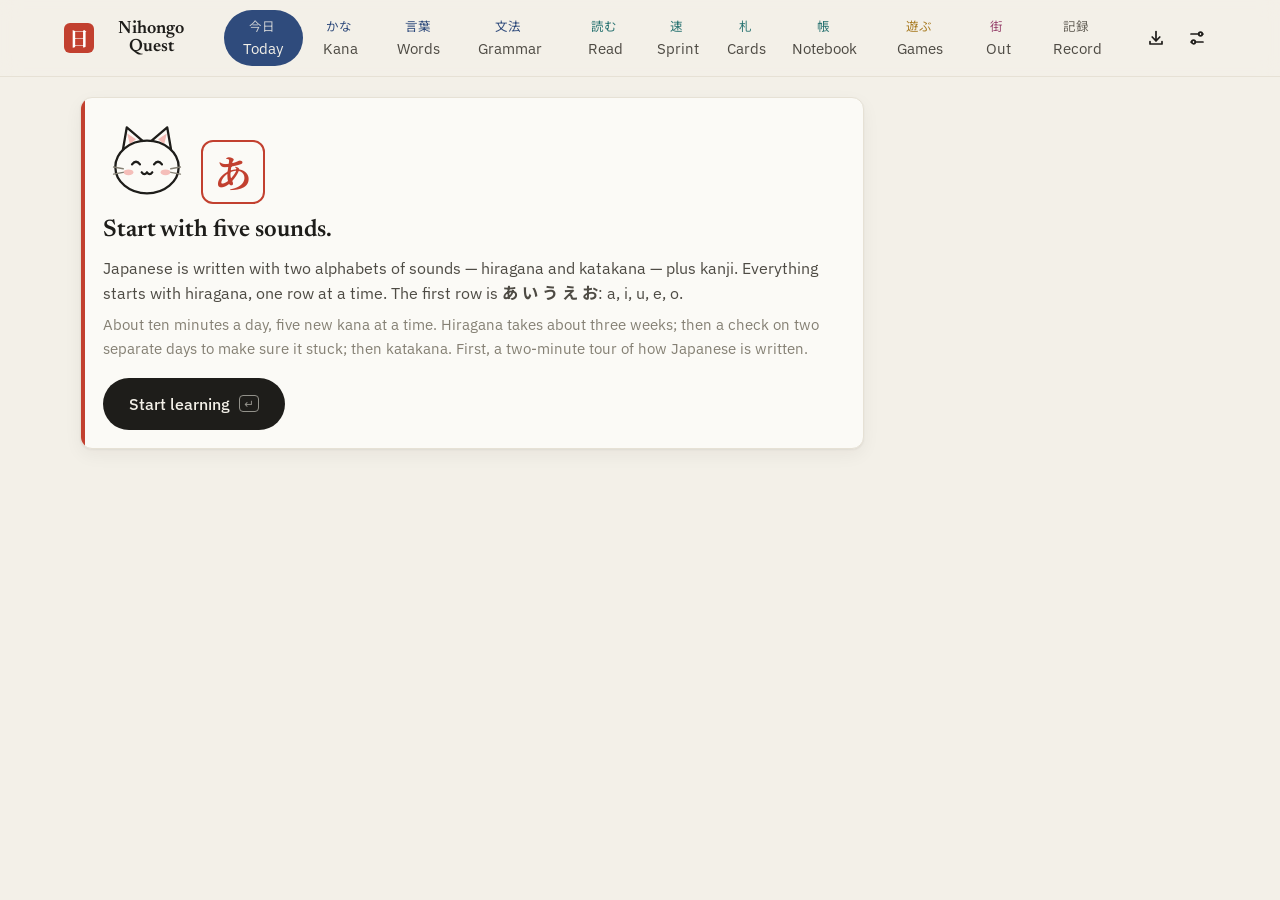
<file: index.html>
<!doctype html>
<html lang="en">
<meta charset="utf-8">
<title>Nihongo Quest</title>
<!-- Without this a phone lays the page out at 980px and every narrow-screen
     rule in css/app.css is unreachable (Hanzi Quest learned this the hard way). -->
<meta name="viewport" content="width=device-width, initial-scale=1, viewport-fit=cover">
<!-- Installing it as an app (Android Chrome: menu → Install app). The icons
     are drawn by tools/make-icons.mjs; theme-color tints the status bar. -->
<link rel="manifest" href="manifest.webmanifest">
<link rel="icon" href="icons/favicon-32.png" sizes="32x32" type="image/png">
<link rel="apple-touch-icon" href="icons/apple-touch-icon.png">
<meta name="theme-color" content="#F3F0E8" media="(prefers-color-scheme: light)">
<meta name="theme-color" content="#151513" media="(prefers-color-scheme: dark)">
<!-- One version, stamped onto every asset URL below. A browser that has
     cached js/app.js keeps serving it until the URL changes, so a push can be
     live and invisible at once. It lives here and nowhere else.
     Bump with: node tools/version.mjs patch -->
<script>const APP_VERSION = "0.68.3", APP_DATE = "2026-10-31";</script>
<!-- First, before anything it could report on. -->
<script src="js/diag.js?v=0.68.3"></script>
<link rel="preconnect" href="https://fonts.googleapis.com" crossorigin>
<link rel="preconnect" href="https://fonts.gstatic.com" crossorigin>
<link rel="stylesheet" href="https://fonts.googleapis.com/css2?family=Newsreader:opsz,wght@6..72,500;6..72,600&family=IBM+Plex+Sans:wght@400;500;600&family=Noto+Sans+JP:wght@400;500;700&family=Noto+Serif+JP:wght@500;700&display=swap" crossorigin="anonymous">
<link rel="stylesheet" href="css/app.css?v=0.68.3">

<body>
<div class="app">

  <header class="topbar">
    <button class="brand" data-act="nav" data-nav="today" title="Today">
      <span class="brand-seal" aria-hidden="true">日</span>
      <span class="brand-name">Nihongo Quest</span>
    </button>
    <span class="m-title" id="mTitle" aria-hidden="true"></span>
    <nav class="top-nav" aria-label="Sections">
      <button data-act="nav" data-nav="today" data-g="study" class="on"><span class="nz" lang="ja">今日</span> Today</button>
      <button data-act="nav" data-nav="kana" data-g="study"><span class="nz" lang="ja">かな</span> Kana</button>
      <button data-act="nav" data-nav="words" data-g="study"><span class="nz" lang="ja">言葉</span> Words</button>
      <button data-act="nav" data-nav="grammar" data-g="study"><span class="nz" lang="ja">文法</span> Grammar</button>
      <button data-act="nav" data-nav="read" data-g="practise"><span class="nz" lang="ja">読む</span> Read</button>
      <button data-act="nav" data-nav="sprint" data-g="practise"><span class="nz" lang="ja">速</span> Sprint</button>
      <button data-act="nav" data-nav="cards" data-g="practise"><span class="nz" lang="ja">札</span> Cards</button>
      <button data-act="nav" data-nav="book" data-g="practise"><span class="nz" lang="ja">帳</span> Notebook</button>
      <button data-act="nav" data-nav="games" data-g="play"><span class="nz" lang="ja">遊ぶ</span> Games</button>
      <button data-act="nav" data-nav="menu" data-g="out"><span class="nz" lang="ja">街</span> Out<span class="nav-more">&nbsp;&amp;&nbsp;about</span></button>
      <button data-act="nav" data-nav="record" data-g="you"><span class="nz" lang="ja">記録</span> Record</button>
    </nav>
    <div class="top-actions">
      <button class="icon-btn" id="saveBtn" data-act="backup" title="Save or load a backup" aria-label="Backup"><svg class="ico" viewBox="0 0 20 20" aria-hidden="true"><path d="M10 3.5v9"/><path d="M6.2 9l3.8 3.8L13.8 9"/><path d="M4 13.5v2.5h12v-2.5"/></svg></button>
      <button class="icon-btn" data-act="settings" title="Settings" aria-label="Settings"><svg class="ico" viewBox="0 0 20 20" aria-hidden="true"><path d="M4 6h8M15 6h1M4 14h1M8 14h8"/><circle cx="13.5" cy="6" r="1.8"/><circle cx="6.5" cy="14" r="1.8"/></svg></button>
    </div>
  </header>

  <main>
    <section class="view on" id="v-today"></section>
    <section class="view" id="v-kana"></section>
    <section class="view" id="v-words"></section>
    <section class="view" id="v-menu"></section>
    <section class="view" id="v-grammar"></section>
    <section class="view" id="v-read"></section>
    <section class="view" id="v-games"></section>
    <section class="view" id="v-cards"></section>
    <section class="view" id="v-book"></section>
    <section class="view" id="v-sprint"></section>
    <section class="view" id="v-record"></section>
  </main>

</div>

<!-- The phone's way round (hidden on a desktop, which has the tab row):
     a round button at the bottom right, where the thumb of the hand holding
     the phone already is. It opens a wheel of the five groups of sections,
     and the group in the middle of the wheel shows its sections above it
     as squares (phone.js). Deliberately not inside .topbar — its
     backdrop-filter would make the header the containing block for this
     fixed button, and it would scroll away with it (Hanzi Quest,
     porting.md C3). -->
<button class="burger" id="burger" data-act="drawer" aria-label="Sections" aria-expanded="false" aria-controls="drawer">
  <span class="burger-bars" aria-hidden="true"><i></i><i></i><i></i></span>
</button>
<div class="drawer" id="drawer" hidden>
  <div class="drawer-veil" data-act="drawer-close"></div>
  <div class="drawer-sheet" role="dialog" aria-modal="true" aria-label="Sections">
    <div class="drawer-sub" id="drawerSub"></div>
    <nav class="drawer-nav" id="drawerNav" aria-label="Groups">
      <button data-act="drawer-group" data-g="study"><span lang="ja">学ぶ</span>Study</button>
      <button data-act="drawer-group" data-g="practise"><span lang="ja">練習</span>Practise</button>
      <button data-act="drawer-group" data-g="play"><span lang="ja">遊ぶ</span>Play</button>
      <button data-act="drawer-group" data-g="out"><span lang="ja">街</span>Out</button>
      <button data-act="drawer-group" data-g="you"><span lang="ja">記録</span>Record</button>
    </nav>
  </div>
  <!-- Settings isn't a place to go, so it's not on the wheel: a round
       button beside the sections button, there while the drawer is open.
       Backup is inside Settings. -->
  <button class="d-settings" data-act="settings" aria-label="Settings"><svg class="ico" viewBox="0 0 20 20" aria-hidden="true"><path d="M4 6h8M15 6h1M4 14h1M8 14h8"/><circle cx="13.5" cy="6" r="1.8"/><circle cx="6.5" cy="14" r="1.8"/></svg><span>Settings</span></button>
</div>

<!-- A study session: lessons, reviews, practice, the hiragana check. -->
<div class="overlay" id="session" role="dialog" aria-modal="true" aria-labelledby="sTitle">
  <div class="s-top">
    <button class="icon-btn" data-act="close-session" aria-label="Close" title="Close (Esc)"><svg class="ico" viewBox="0 0 20 20" aria-hidden="true"><path d="M5.5 5.5l9 9M14.5 5.5l-9 9"/></svg></button>
    <div class="s-title" id="sTitle"></div>
    <div class="s-count" id="sCount"></div>
  </div>
  <div class="s-prog"><i id="sProg"></i></div>
  <div class="s-timer" id="sTimer"><i></i></div>
  <div class="s-body" id="sBody"></div>
  <div class="s-foot" id="sFoot"></div>
</div>

<!-- A sprint sheet. -->
<div class="overlay" id="sprint" role="dialog" aria-modal="true" aria-label="Sprint">
  <div class="s-top">
    <button class="icon-btn" data-act="sp-close" aria-label="Give up" title="Give up (Esc)"><svg class="ico" viewBox="0 0 20 20" aria-hidden="true"><path d="M5.5 5.5l9 9M14.5 5.5l-9 9"/></svg></button>
    <div class="sp-strip" id="spStrip"></div>
    <div class="sp-clock" id="spClock">0:00</div>
  </div>
  <div class="s-body" id="spBody"></div>
  <div class="s-foot" id="spFoot"></div>
</div>

<!-- A round of reading: Flash or Word chains. -->
<div class="overlay" id="read" role="dialog" aria-modal="true" aria-label="Read">
  <div class="s-top">
    <button class="icon-btn" data-act="rd-close" aria-label="Stop" title="Stop (Esc)"><svg class="ico" viewBox="0 0 20 20" aria-hidden="true"><path d="M5.5 5.5l9 9M14.5 5.5l-9 9"/></svg></button>
    <div class="sp-strip" id="rdStrip"></div>
    <div class="rd-pace" id="rdPace"></div>
  </div>
  <div class="s-body" id="rdBody"></div>
  <div class="s-foot" id="rdFoot"></div>
</div>

<!-- Settings, backup, a kana's details. -->
<div class="sheet-wrap" id="sheet">
  <div class="sheet" role="dialog" aria-modal="true">
    <button class="icon-btn sheet-x" data-act="sheet-close" aria-label="Close"><svg class="ico" viewBox="0 0 20 20" aria-hidden="true"><path d="M5.5 5.5l9 9M14.5 5.5l-9 9"/></svg></button>
    <div id="sheetBody"></div>
  </div>
</div>

<!-- askConfirm(): never window.confirm(). -->
<div class="sheet-wrap ask" id="ask">
  <div class="sheet ask-box" role="alertdialog" aria-modal="true" aria-labelledby="askTitle">
    <div class="ask-k" id="askK" lang="ja"></div>
    <h2 id="askTitle"></h2>
    <p id="askBody"></p>
    <div class="ask-btns">
      <button class="btn btn-ghost btn-sm" id="askNo" data-act="ask-no">Cancel</button>
      <button class="btn btn-sm" id="askYes" data-act="ask-yes">Confirm</button>
    </div>
  </div>
</div>

<div class="crash" id="crash" role="alert">
  <div class="sheet">
    <h2>Something went wrong.</h2>
    <p>Your progress is saved. Reloading usually clears it. If it keeps happening, a report says what the app was doing just before.</p>
    <div class="ask-btns">
      <button class="btn btn-ghost btn-sm" data-act="crash-report">Report a problem</button>
      <button class="btn btn-sm" data-act="reload">Reload</button>
    </div>
  </div>
</div>

<button class="sound-bar" id="soundBar" data-act="sound-unblock"><svg class="ico" viewBox="0 0 20 20" aria-hidden="true"><path d="M3.5 8h3l4.5-3.5v11L6.5 12h-3z"/><path d="M14.5 8l4 4M18.5 8l-4 4"/></svg> Sound was blocked — tap to allow</button>
<div class="toast" id="toast" role="status"></div>

<script src="js/data/kana.js?v=0.68.3"></script>
<script src="js/furi.js?v=0.68.3"></script>
<script src="js/conj.js?v=0.68.3"></script>
<script src="js/data/words.js?v=0.68.3"></script>
<script src="js/data/patterns.js?v=0.68.3"></script>
<script src="js/data/kanji.js?v=0.68.3"></script>
<script src="js/data/kanji-lessons.js?v=0.68.3"></script>
<script src="js/data/menu.js?v=0.68.3"></script>
<script src="js/data/grammar.js?v=0.68.3"></script>
<script src="js/data/scenes.js?v=0.68.3"></script>
<script src="js/data/konbini.js?v=0.68.3"></script>
<script src="js/data/texts.js?v=0.68.3"></script>
<script src="js/data/toys.js?v=0.68.3"></script>
<script src="js/data/loans.js?v=0.68.3"></script>
<script src="js/srs.js?v=0.68.3"></script>
<script src="js/sync.js?v=0.68.3"></script>
<script src="js/assets.js?v=0.68.3"></script>
<script src="js/sound.js?v=0.68.3"></script>
<script src="js/art.js?v=0.68.3"></script>
<script src="js/write.js?v=0.68.3"></script>
<script src="js/app.js?v=0.68.3"></script>
<script src="js/offline.js?v=0.68.3"></script>
<script src="js/guide.js?v=0.68.3"></script>
<script src="js/words-ui.js?v=0.68.3"></script>
<script src="js/menu-ui.js?v=0.68.3"></script>
<script src="js/scenes-ui.js?v=0.68.3"></script>
<script src="js/walk-ui.js?v=0.68.3"></script>
<script src="js/konbini-ui.js?v=0.68.3"></script>
<script src="js/stalls-ui.js?v=0.68.3"></script>
<script src="js/street-ui.js?v=0.68.3"></script>
<script src="js/station-ui.js?v=0.68.3"></script>
<script src="js/patterns-ui.js?v=0.68.3"></script>
<script src="js/kanji-ui.js?v=0.68.3"></script>
<script src="js/grammar-ui.js?v=0.68.3"></script>
<script src="js/cards-ui.js?v=0.68.3"></script>
<script src="js/book-ui.js?v=0.68.3"></script>
<script src="js/stats.js?v=0.68.3"></script>
<script src="js/sprint.js?v=0.68.3"></script>
<script src="js/demo-welcome.js?v=0.68.3"></script>
<script src="js/demo.js?v=0.68.3"></script>
<script src="js/read-ui.js?v=0.68.3"></script>
<script src="js/loans-ui.js?v=0.68.3"></script>
<script src="js/arcade-ui.js?v=0.68.3"></script>
<script src="js/trail-ui.js?v=0.68.3"></script>
<script src="js/toys-art.js?v=0.68.3"></script>
<script src="js/games-ui.js?v=0.68.3"></script>
<script src="js/phone.js?v=0.68.3"></script>
</body>
</html>
</file>
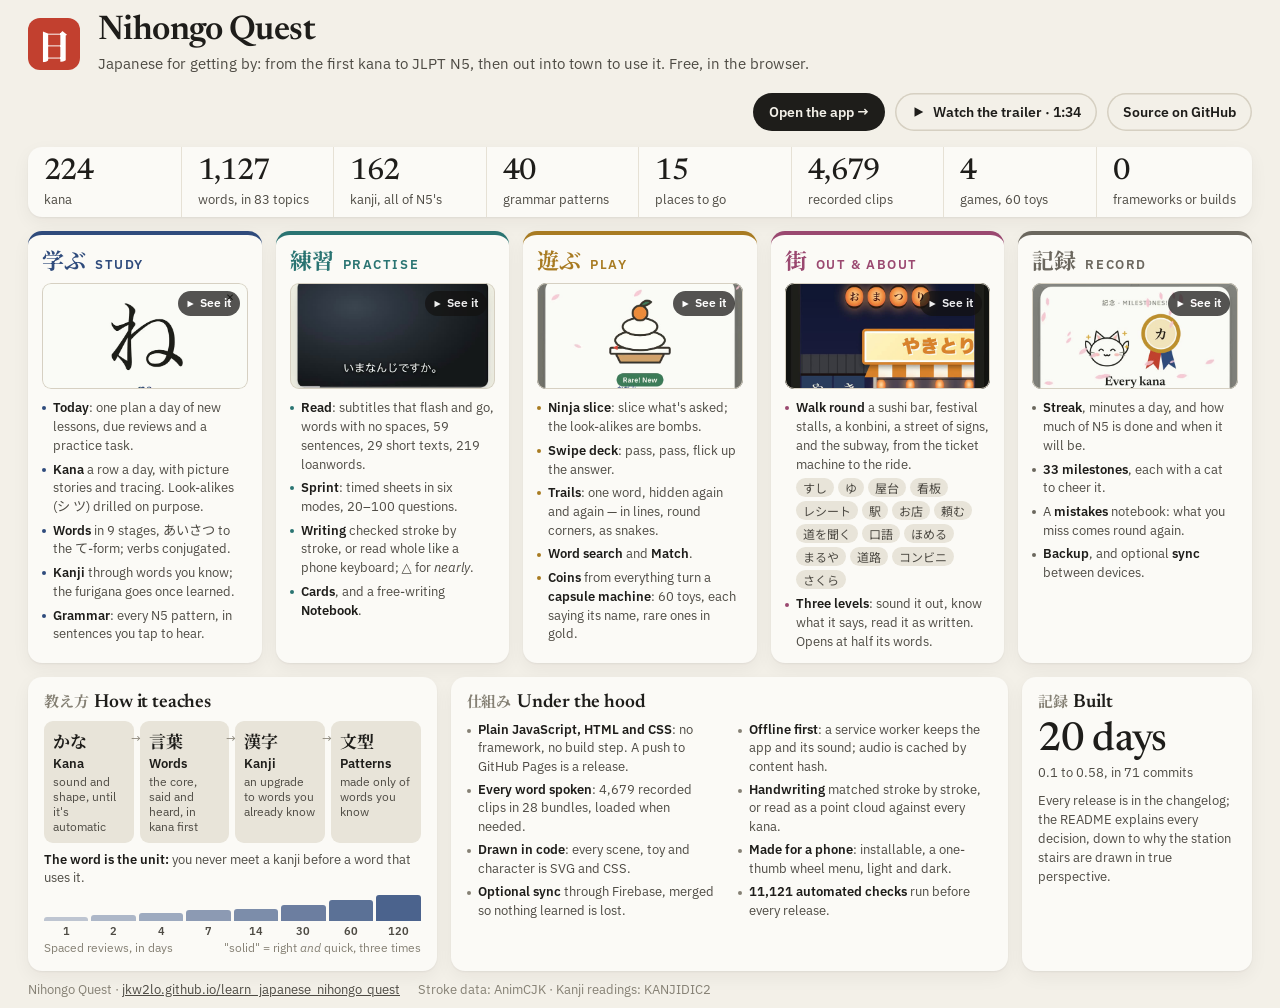
<file: overview.html>
<!doctype html>
<html lang="en">
<meta charset="utf-8">
<title>Nihongo Quest — at a glance</title>
<meta name="viewport" content="width=device-width, initial-scale=1, viewport-fit=cover">
<meta name="description" content="Nihongo Quest on one page: what it teaches, how, everything in it, and how it's built.">
<meta property="og:title" content="Nihongo Quest — at a glance">
<meta property="og:description" content="Japanese from the first kana to JLPT N5, then out into town. Everything in it, on one page.">
<meta property="og:image" content="https://jkw2lo.github.io/learn_japanese_nihongo_quest/trailer/poster.jpg">
<meta name="theme-color" content="#F3F0E8" media="(prefers-color-scheme: light)">
<meta name="theme-color" content="#151513" media="(prefers-color-scheme: dark)">
<link rel="icon" href="icons/favicon-32.png" sizes="32x32" type="image/png">
<link rel="preconnect" href="https://fonts.googleapis.com" crossorigin>
<link rel="preconnect" href="https://fonts.gstatic.com" crossorigin>
<link rel="stylesheet" href="https://fonts.googleapis.com/css2?family=Newsreader:ital,opsz,wght@0,6..72,500;0,6..72,600;1,6..72,500&family=IBM+Plex+Sans:wght@400;500;600&family=Noto+Sans+JP:wght@400;500;700&family=Noto+Serif+JP:wght@700;900&display=swap" crossorigin="anonymous">
<!-- One page that says what the app is, for someone deciding whether to look
     closer. Every number here is counted from the app's data (README → The
     overview); if the app grows, change them here too. -->
<style>
  :root {
    --paper: #F3F0E8; --sheet: #FBFAF6; --sunken: #E8E4D9;
    --ink: #1E1D1A; --ink-2: #4E4B44; --ink-3: #858074; --rule: #D6D0C2; --rule-2: #E6E1D5;
    --seal: #C2402F; --jade: #3D7A57;
    --g-study: #2F4B7C; --g-practise: #2A7472; --g-play: #A87B22; --g-out: #9A4870; --g-you: #6B675E;
    --shadow: 0 1px 2px rgba(30, 29, 26, .06), 0 6px 18px rgba(30, 29, 26, .05);
    --f-display: "Newsreader", Georgia, serif;
    --f-body: "IBM Plex Sans", system-ui, -apple-system, "Segoe UI", sans-serif;
    --f-ja: "Hiragino Sans", "Noto Sans JP", "Yu Gothic", sans-serif;
    --f-ja-serif: "Hiragino Mincho ProN", "Noto Serif JP", "Yu Mincho", serif;
    color-scheme: light dark;
  }
  @media (prefers-color-scheme: dark) {
    :root {
      --paper: #151513; --sheet: #1F1E1B; --sunken: #0F0F0D;
      --ink: #ECE8DF; --ink-2: #B4AEA2; --ink-3: #7F796E; --rule: #37342E; --rule-2: #2A2824;
      --seal: #E26A56; --jade: #6CC195;
      --g-study: #8CA7DA; --g-practise: #6CC0BC; --g-play: #DDB45E; --g-out: #DA8DB4; --g-you: #B4AEA2;
      --shadow: 0 1px 2px rgba(0,0,0,.4), 0 6px 18px rgba(0,0,0,.3);
    }
  }
  * { box-sizing: border-box; }
  html { -webkit-text-size-adjust: 100%; }
  body { margin: 0; background: var(--paper); color: var(--ink); font: 400 14px/1.45 var(--f-body); -webkit-font-smoothing: antialiased; }
  [lang="ja"] { font-family: var(--f-ja); }
  a { color: inherit; }
  b { font-weight: 600; }
  .wrap { max-width: 1520px; margin: 0 auto; padding: 14px 28px 10px; }

  /* ---------- the head ---------- */
  header { display: flex; align-items: center; gap: 18px; flex-wrap: wrap; }
  .seal { width: 52px; height: 52px; flex: none; border-radius: 12px; background: var(--seal); color: #fff; display: grid; place-items: center;
    font: 900 34px var(--f-ja-serif); }
  .name h1 { margin: 0; font: 600 34px/1 var(--f-display); letter-spacing: -.015em; }
  .name p { margin: 5px 0 0; color: var(--ink-2); font-size: 15px; }
  .acts { margin-left: auto; display: flex; gap: 10px; flex-wrap: wrap; }
  .btn { display: inline-flex; align-items: center; gap: 8px; padding: 9px 16px; border-radius: 999px; text-decoration: none;
    font-weight: 600; font-size: 14px; background: var(--ink); color: var(--paper); white-space: nowrap; }
  .btn.ghost { background: transparent; color: var(--ink); box-shadow: inset 0 0 0 1.5px var(--rule); }
  .btn:focus-visible, .thumb:focus-visible { outline: 3px solid var(--g-study); outline-offset: 3px; }
  .btn svg { width: 14px; height: 14px; fill: currentColor; }

  /* ---------- the numbers ---------- */
  .nums { margin: 16px 0 14px; display: grid; grid-template-columns: repeat(8, 1fr); background: var(--sheet); border-radius: 14px;
    box-shadow: var(--shadow); }
  .num { padding: 10px 16px 10px; border-left: 1px solid var(--rule-2); }
  .num:first-child { border-left: 0; }
  .num b { display: block; font: 500 30px/1 var(--f-display); letter-spacing: -.02em; }
  .num span { display: block; margin-top: 4px; font-size: 12.5px; color: var(--ink-2); line-height: 1.3; white-space: nowrap; overflow: hidden; text-overflow: ellipsis; }

  /* ---------- the five groups, as the app colours them ---------- */
  .groups { display: grid; grid-template-columns: repeat(5, 1fr); gap: 14px; }
  .group { background: var(--sheet); border-radius: 14px; box-shadow: var(--shadow); overflow: hidden; display: flex; flex-direction: column;
    border-top: 4px solid var(--c); }
  .ghead { display: flex; align-items: baseline; gap: 9px; padding: 9px 14px 8px; white-space: nowrap; }
  .ghead [lang="ja"] { font: 700 22px var(--f-ja-serif); color: var(--c); }
  .ghead h2 { margin: 0; font: 600 13px var(--f-body); letter-spacing: .12em; text-transform: uppercase; color: var(--c); }
  .ghead small { margin-left: auto; font-size: 11.5px; color: var(--ink-3); }
  .thumb { position: relative; display: block; height: 106px; margin: 0 14px; border-radius: 9px; overflow: hidden; background: var(--sunken); }
  .thumb::after { content: ""; position: absolute; inset: 0; border-radius: inherit; box-shadow: inset 0 0 0 1px var(--rule); pointer-events: none; }
  .thumb img { width: 100%; height: 100%; object-fit: cover; display: block; }
  .thumb span { position: absolute; right: 8px; top: 8px; display: inline-flex; align-items: center; gap: 5px; padding: 4px 9px 4px 7px;
    border-radius: 999px; background: rgba(20, 19, 17, .78); color: #fff; font-size: 11.5px; font-weight: 600; opacity: .92; transition: opacity .2s; }
  .thumb span svg { width: 10px; height: 10px; fill: currentColor; }
  .thumb:hover span { opacity: 1; }
  ul.f { list-style: none; margin: 0; padding: 9px 14px 12px; display: grid; gap: 5px; }
  ul.f li { padding-left: 11px; position: relative; color: var(--ink-2); font-size: 13.2px; line-height: 1.42; }
  ul.f li::before { content: ""; position: absolute; left: 0; top: .62em; width: 4px; height: 4px; border-radius: 50%; background: var(--c); }
  ul.f li b { color: var(--ink); }
  .chips { display: flex; flex-wrap: wrap; gap: 4px; margin-top: 5px; }
  .chips span { font-size: 11.5px; padding: 1px 7px; border-radius: 999px; background: var(--sunken); color: var(--ink-2); white-space: nowrap; }
  .chips [lang="ja"] { font-size: 12px; }

  /* ---------- how, and how it's built ---------- */
  .lower { margin-top: 14px; display: grid; grid-template-columns: 1.1fr 1.5fr .62fr; gap: 14px; }
  .panel { background: var(--sheet); border-radius: 14px; box-shadow: var(--shadow); padding: 13px 16px 14px; }
  .panel h2 { margin: 0 0 9px; font: 600 19px var(--f-display); letter-spacing: -.01em; }
  .panel h2 [lang="ja"] { font: 700 15px var(--f-ja-serif); color: var(--ink-3); margin-right: 6px; }
  .flow { display: grid; grid-template-columns: repeat(4, 1fr); gap: 6px; }
  .step { position: relative; padding: 7px 9px 8px; border-radius: 9px; background: var(--sunken); }
  .step [lang="ja"] { display: block; font: 700 17px var(--f-ja-serif); }
  .step b { font-size: 12.5px; }
  .step small { display: block; font-size: 11.5px; color: var(--ink-2); line-height: 1.3; margin-top: 2px; }
  .step + .step::before { content: "→"; position: absolute; left: -9px; top: 9px; font-size: 12px; color: var(--ink-3); }
  .rule { margin: 8px 0 0; font-size: 13px; color: var(--ink-2); line-height: 1.45; }
  .rule b { color: var(--ink); }
  .ladder { display: flex; gap: 3px; margin: 7px 0 0; align-items: flex-end; }
  .ladder i { flex: 1; text-align: center; font: 600 11px var(--f-body); font-style: normal; color: var(--ink-2); }
  .ladder i::before { content: ""; display: block; margin: 0 auto 3px; width: 100%; height: var(--h); border-radius: 3px 3px 0 0;
    background: color-mix(in srgb, var(--g-study) calc(30% + var(--k) * 8%), transparent); }
  .ladder-l { display: flex; justify-content: space-between; font-size: 11.5px; color: var(--ink-3); margin-top: 2px; }
  ul.hood { list-style: none; margin: 0; padding: 0; display: grid; grid-template-columns: 1fr 1fr; gap: 5px 18px; }
  ul.hood li { font-size: 13px; color: var(--ink-2); line-height: 1.42; padding-left: 11px; position: relative; }
  ul.hood li::before { content: ""; position: absolute; left: 0; top: .62em; width: 4px; height: 4px; border-radius: 50%; background: var(--ink-3); }
  ul.hood li b { color: var(--ink); }
  .built { display: flex; flex-direction: column; }
  .built .big { font: 500 40px/1 var(--f-display); letter-spacing: -.02em; }
  .built .big + span { display: block; color: var(--ink-2); font-size: 13px; margin: 3px 0 10px; }
  .built p { margin: 0 0 8px; font-size: 13px; color: var(--ink-2); line-height: 1.45; }
  
  footer { margin-top: 9px; display: flex; flex-wrap: wrap; gap: 6px 18px; font-size: 12.5px; color: var(--ink-3); }
  footer a { color: var(--ink-2); }

  /* ---------- narrower ---------- */
  @media (max-width: 1240px) {
    .groups { grid-template-columns: repeat(3, 1fr); }
    .lower { grid-template-columns: 1fr 1fr; }
    .built { grid-column: 1 / -1; }
    .nums { grid-template-columns: repeat(4, 1fr); }
    .num:nth-child(5) { border-left: 0; }
    .num:nth-child(n + 5) { border-top: 1px solid var(--rule-2); }
  }
  @media (max-width: 820px) {
    .wrap { padding: 16px 16px 22px; }
    .groups, .lower { grid-template-columns: 1fr; }
    ul.hood { grid-template-columns: 1fr; }
    .acts { margin-left: 0; width: 100%; }
    .name h1 { font-size: 30px; }
    .flow { grid-template-columns: 1fr 1fr; }
    .step:nth-child(3)::before { content: none; }
    .thumb { height: 150px; }
  }
  @media (max-width: 480px) {
    .nums { grid-template-columns: repeat(2, 1fr); }
    .num:nth-child(odd) { border-left: 0; }
    .num:nth-child(n + 3) { border-top: 1px solid var(--rule-2); }
  }

  /* ---------- on paper: one landscape page ---------- */
  @page { size: A4 landscape; margin: 8mm; }
  @media print {
    :root { --paper: #fff; --sheet: #fff; --shadow: none; }
    body { font-size: 11px; }
    .wrap { max-width: none; padding: 0; zoom: .68; }
    /* a page is narrower than the screen it was designed on: keep the wide layout */
    .groups { grid-template-columns: repeat(5, 1fr); }
    .lower { grid-template-columns: 1.1fr 1.5fr .62fr; }
    .built { grid-column: auto; }
    .nums { grid-template-columns: repeat(8, 1fr); }
    .num, .num:nth-child(n) { border-top: 0; border-left: 1px solid var(--rule-2); }
    .num:first-child { border-left: 0; }
    ul.hood { grid-template-columns: 1fr 1fr; }
    .acts { margin-left: auto; width: auto; }
    .group, .panel { break-inside: avoid; }
    .group, .panel, .nums { box-shadow: none; border: 1px solid var(--rule); }
    .group { border-top: 4px solid var(--c); }
    .thumb span, .acts .ghost { display: none; }
    a { text-decoration: none; }
  }
</style>

<body>
<div class="wrap">
  <header>
    <div class="seal" lang="ja" aria-hidden="true">日</div>
    <div class="name">
      <h1>Nihongo Quest</h1>
      <p>Japanese for getting by: from the first kana to JLPT N5, then out into town to use it. Free, in the browser.</p>
    </div>
    <div class="acts">
      <a class="btn" href="./">Open the app →</a>
      <a class="btn ghost" href="trailer.html"><svg viewBox="0 0 24 24" aria-hidden="true"><path d="M6 4l15 8-15 8z"/></svg>Watch the trailer · 1:34</a>
      <a class="btn ghost" href="https://github.com/jkw2lo/learn_japanese_nihongo_quest">Source on GitHub</a>
    </div>
  </header>

  <section class="nums" aria-label="In numbers">
    <div class="num"><b>224</b><span>kana</span></div>
    <div class="num"><b>1,127</b><span>words, in 83 topics</span></div>
    <div class="num"><b>162</b><span>kanji, all of N5's</span></div>
    <div class="num"><b>40</b><span>grammar patterns</span></div>
    <div class="num"><b>15</b><span>places to go</span></div>
    <div class="num"><b>4,679</b><span>recorded clips</span></div>
    <div class="num"><b>4</b><span>games, 60 toys</span></div>
    <div class="num"><b>0</b><span>frameworks or builds</span></div>
  </section>

  <section class="groups" aria-label="What's in it">
    <article class="group" style="--c: var(--g-study)">
      <div class="ghead"><span lang="ja">学ぶ</span><h2>Study</h2></div>
      <a class="thumb" href="trailer.html#t=17.6" aria-label="See it in the trailer"><img src="overview/study.jpg" alt="The kana ね: a cat's tail curled round at the end, ねこ is cat" style="object-position: 50% 45%"><span><svg viewBox="0 0 24 24"><path d="M6 4l15 8-15 8z"/></svg>See it</span></a>
      <ul class="f">
        <li><b>Today</b>: one plan a day of new lessons, due reviews and a practice task.</li>
        <li><b>Kana</b> a row a day, with picture stories and tracing. Look-alikes (<span lang="ja">シ ツ</span>) drilled on purpose.</li>
        <li><b>Words</b> in 9 stages, <span lang="ja">あいさつ</span> to the <span lang="ja">て</span>-form; verbs conjugated.</li>
        <li><b>Kanji</b> through words you know; the furigana goes once learned.</li>
        <li><b>Grammar</b>: every N5 pattern, in sentences you tap to hear.</li>
      </ul>
    </article>

    <article class="group" style="--c: var(--g-practise)">
      <div class="ghead"><span lang="ja">練習</span><h2>Practise</h2></div>
      <a class="thumb" href="trailer.html#t=22.2" aria-label="See it in the trailer"><img src="overview/practise.jpg" alt="A line flashing up like a subtitle: いまなんじですか。" style="object-position: 50% 80%"><span><svg viewBox="0 0 24 24"><path d="M6 4l15 8-15 8z"/></svg>See it</span></a>
      <ul class="f">
        <li><b>Read</b>: subtitles that flash and go, words with no spaces, 59 sentences, 29 short texts, 219 loanwords.</li>
        <li><b>Sprint</b>: timed sheets in six modes, 20–100 questions.</li>
        <li><b>Writing</b> checked stroke by stroke, or read whole like a phone keyboard; △ for <i>nearly</i>.</li>
        <li><b>Cards</b>, and a free-writing <b>Notebook</b>.</li>
      </ul>
    </article>

    <article class="group" style="--c: var(--g-play)">
      <div class="ghead"><span lang="ja">遊ぶ</span><h2>Play</h2></div>
      <a class="thumb" href="trailer.html#t=69" aria-label="See it in the trailer"><img src="overview/play.jpg" alt="A rare capsule toy: 鏡もち, New Year rice cakes" style="object-position: 50% 40%"><span><svg viewBox="0 0 24 24"><path d="M6 4l15 8-15 8z"/></svg>See it</span></a>
      <ul class="f">
        <li><b>Ninja slice</b>: slice what's asked; the look-alikes are bombs.</li>
        <li><b>Swipe deck</b>: pass, pass, flick up the answer.</li>
        <li><b>Trails</b>: one word, hidden again and again — in lines, round corners, as snakes.</li>
        <li><b>Word search</b> and <b>Match</b>.</li>
        <li><b>Coins</b> from everything turn a <b>capsule machine</b>: 60 toys, each saying its name, rare ones in gold.</li>
      </ul>
    </article>

    <article class="group" style="--c: var(--g-out)">
      <div class="ghead"><span lang="ja">街</span><h2>Out &amp; about</h2></div>
      <a class="thumb" href="trailer.html#t=35.5" aria-label="See it in the trailer"><img src="overview/out.jpg" alt="Festival stalls at night under lanterns spelling おまつり" style="object-position: 50% 35%"><span><svg viewBox="0 0 24 24"><path d="M6 4l15 8-15 8z"/></svg>See it</span></a>
      <ul class="f">
        <li><b>Walk round</b> a sushi bar, festival stalls, a konbini, a street of signs, and the subway, from the ticket machine to the ride.
          <div class="chips"><span lang="ja">すし</span><span lang="ja">ゆ</span><span lang="ja">屋台</span><span lang="ja">看板</span><span lang="ja">レシート</span><span lang="ja">駅</span><span lang="ja">お店</span><span lang="ja">頼む</span><span lang="ja">道を聞く</span><span lang="ja">口語</span><span lang="ja">ほめる</span><span lang="ja">まるや</span><span lang="ja">道路</span><span lang="ja">コンビニ</span><span lang="ja">さくら</span></div></li>
        <li><b>Three levels</b>: sound it out, know what it says, read it as written. Opens at half its words.</li>
      </ul>
    </article>

    <article class="group" style="--c: var(--g-you)">
      <div class="ghead"><span lang="ja">記録</span><h2>Record</h2></div>
      <a class="thumb" href="trailer.html#t=80.2" aria-label="See it in the trailer"><img src="overview/you.jpg" alt="A milestone: the cat cheering and a medal for every kana" style="object-position: 50% 30%"><span><svg viewBox="0 0 24 24"><path d="M6 4l15 8-15 8z"/></svg>See it</span></a>
      <ul class="f">
        <li><b>Streak</b>, minutes a day, and how much of N5 is done and when it will be.</li>
        <li><b>33 milestones</b>, each with a cat to cheer it.</li>
        <li>A <b>mistakes</b> notebook: what you miss comes round again.</li>
        <li><b>Backup</b>, and optional <b>sync</b> between devices.</li>
      </ul>
    </article>
  </section>

  <section class="lower">
    <div class="panel">
      <h2><span lang="ja">教え方</span>How it teaches</h2>
      <div class="flow">
        <div class="step"><span lang="ja">かな</span><b>Kana</b><small>sound and shape, until it's automatic</small></div>
        <div class="step"><span lang="ja">言葉</span><b>Words</b><small>the core, said and heard, in kana first</small></div>
        <div class="step"><span lang="ja">漢字</span><b>Kanji</b><small>an upgrade to words you already know</small></div>
        <div class="step"><span lang="ja">文型</span><b>Patterns</b><small>made only of words you know</small></div>
      </div>
      <p class="rule"><b>The word is the unit:</b> you never meet a kanji before a word that uses it.</p>
      <div class="ladder" aria-label="Review intervals in days: 1, 2, 4, 7, 14, 30, 60, 120">
        <i style="--h:4px;--k:0">1</i><i style="--h:6px;--k:1">2</i><i style="--h:8px;--k:2">4</i><i style="--h:11px;--k:3">7</i><i style="--h:12px;--k:4">14</i><i style="--h:16px;--k:5">30</i><i style="--h:21px;--k:6">60</i><i style="--h:26px;--k:7">120</i>
      </div>
      <div class="ladder-l"><span>Spaced reviews, in days</span><span>"solid" = right <i>and</i> quick, three times</span></div>
    </div>

    <div class="panel">
      <h2><span lang="ja">仕組み</span>Under the hood</h2>
      <ul class="hood">
        <li><b>Plain JavaScript, HTML and CSS</b>: no framework, no build step. A push to GitHub Pages is a release.</li>
        <li><b>Offline first</b>: a service worker keeps the app and its sound; audio is cached by content hash.</li>
        <li><b>Every word spoken</b>: 4,679 recorded clips in 28 bundles, loaded when needed.</li>
        <li><b>Handwriting</b> matched stroke by stroke, or read as a point cloud against every kana.</li>
        <li><b>Drawn in code</b>: every scene, toy and character is SVG and CSS.</li>
        <li><b>Made for a phone</b>: installable, a one-thumb wheel menu, light and dark.</li>
        <li><b>Optional sync</b> through Firebase, merged so nothing learned is lost.</li>
        <li><b>11,121 automated checks</b> run before every release.</li>
      </ul>
    </div>

    <div class="panel built">
      <h2><span lang="ja">記録</span>Built</h2>
      <div class="big">20 days</div><span>0.1 to 0.58, in 71 commits</span>
      <p>Every release is in the changelog; the README explains every decision, down to why the station stairs are drawn in true perspective.</p>
    </div>
  </section>

  <footer>
    <span>Nihongo Quest · <a href="./">jkw2lo.github.io/learn_japanese_nihongo_quest</a></span>
    <span>Stroke data: AnimCJK · Kanji readings: KANJIDIC2</span>
  </footer>
</div>
</body>
</html>
</file>
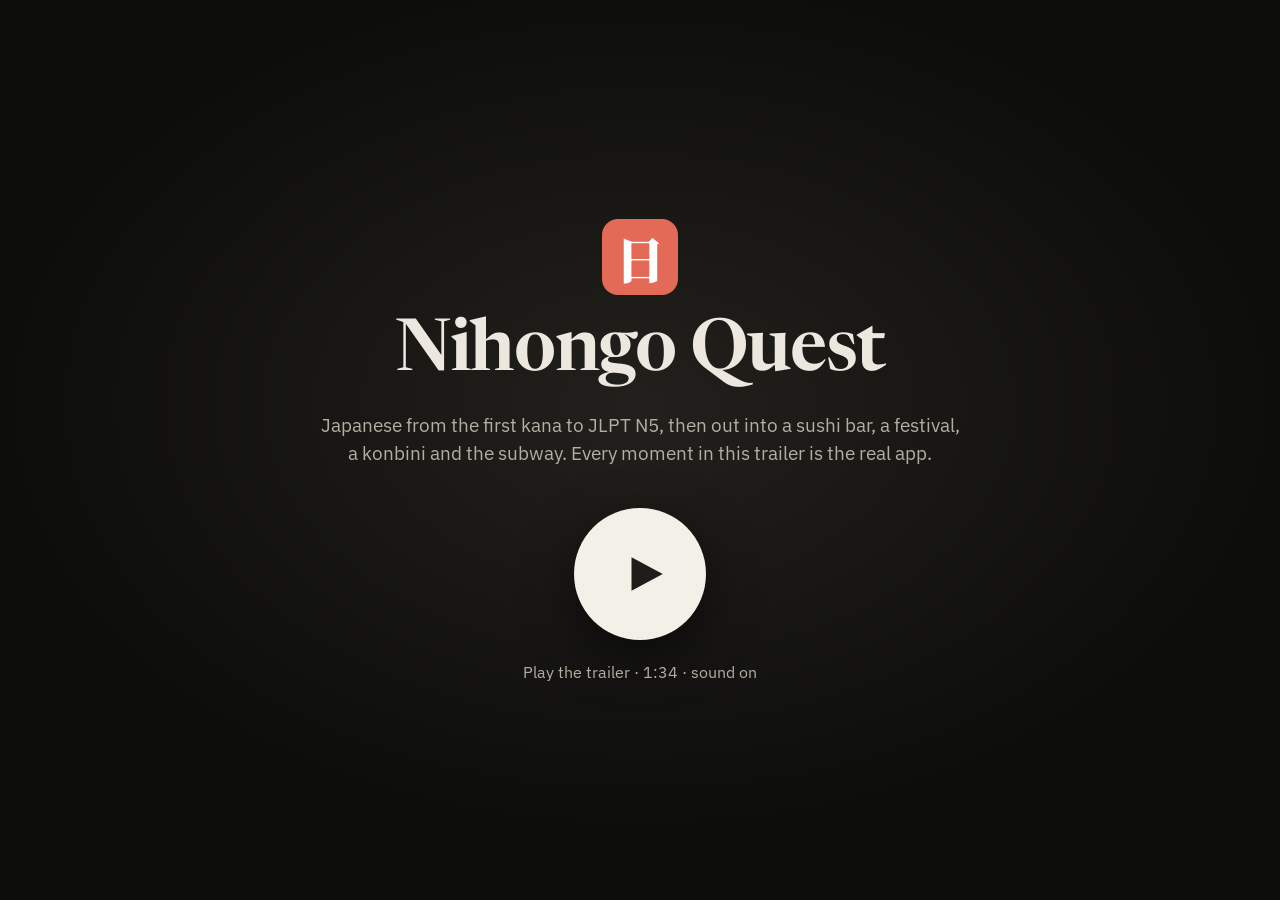
<file: trailer.html>
<!doctype html>
<html lang="en">
<meta charset="utf-8">
<title>Nihongo Quest — the trailer</title>
<meta name="viewport" content="width=device-width, initial-scale=1, viewport-fit=cover">
<meta name="description" content="A 90-second tour of Nihongo Quest: learn Japanese from the first kana to JLPT N5, then go out — a sushi bar, a festival, a konbini, the subway — and play.">
<meta property="og:title" content="Nihongo Quest — the trailer">
<meta property="og:description" content="Learn Japanese from the first kana to JLPT N5, then go out and use it.">
<meta property="og:image" content="https://jkw2lo.github.io/learn_japanese_nihongo_quest/trailer/poster.jpg">
<meta name="theme-color" content="#0d0d0c">
<link rel="icon" href="icons/favicon-32.png" sizes="32x32" type="image/png">
<link rel="preconnect" href="https://fonts.googleapis.com" crossorigin>
<link rel="preconnect" href="https://fonts.gstatic.com" crossorigin>
<link rel="stylesheet" href="https://fonts.googleapis.com/css2?family=Newsreader:ital,opsz,wght@0,6..72,500;0,6..72,600;1,6..72,500&family=IBM+Plex+Sans:wght@400;500;600&family=Noto+Sans+JP:wght@500;700&family=Noto+Serif+JP:wght@600;900&display=swap" crossorigin="anonymous">
<!--
  The trailer: a self-playing page, 1920×1080 scaled to the window. Every
  moving picture in it is the real app, filmed by tools/trailer/shoot.mjs;
  the timeline is BEATS below. ?render hands the clock to
  tools/trailer/render.mjs, which steps it a frame at a time into an MP4.
-->
<style>
  :root {
    --bg: #0d0d0c; --stage: #151513; --sheet: #1F1E1B;
    --ink: #ECE8DF; --ink-2: #B4AEA2; --ink-3: #7F796E; --rule: #37342E;
    --seal: #E26A56; --paper: #F3F0E8;
    --g-study: #8CA7DA; --g-practise: #6CC0BC; --g-play: #DDB45E; --g-out: #DA8DB4; --g-you: #B4AEA2;
    --f-display: "Newsreader", Georgia, serif;
    --f-body: "IBM Plex Sans", system-ui, -apple-system, "Segoe UI", sans-serif;
    --f-ja: "Noto Sans JP", "Hiragino Sans", "Yu Gothic", sans-serif;
    --f-ja-serif: "Noto Serif JP", "Hiragino Mincho ProN", "Yu Mincho", serif;
  }
  * { box-sizing: border-box; }
  html, body { margin: 0; height: 100%; background: var(--bg); color: var(--ink); overflow: hidden; }
  body { font-family: var(--f-body); -webkit-font-smoothing: antialiased; }
  [lang="ja"] { font-family: var(--f-ja); }
  button { font: inherit; color: inherit; cursor: pointer; }

  /* ---------- the stage: 1920×1080, scaled to fit ---------- */
  .frame { position: fixed; inset: 0; overflow: hidden; }
  .stage { position: absolute; left: 50%; top: 50%; width: 1920px; height: 1080px; overflow: hidden; transform-origin: center;
    background: radial-gradient(1200px 800px at 70% 45%, #22201c 0%, var(--stage) 55%, #0f0f0e 100%); }

  .beat { position: absolute; inset: 0; visibility: hidden; }
  .beat.on { visibility: visible; animation: beatOut .4s ease-in calc(var(--d) - .4s) both; }
  .beat.lent .cap { visibility: hidden; }
  /* a wide picture (the desktop's places) leaves less room for words */
  .wide .cap { width: 520px; }
  .wide.side-l .media { left: 120px; }
  .wide.side-r .media { right: 120px; }
  .wide .head { font-size: 70px; }
  .wide .sub { font-size: 29px; }
  @keyframes beatOut { from { opacity: 1; } to { opacity: 0; } }

  /* ---------- a clip with its caption ---------- */
  .cap { position: absolute; top: 50%; width: 640px; transform: translateY(-50%); }
  .side-r .cap { left: 150px; }
  .side-l .cap { right: 150px; }
  .eye { display: flex; align-items: baseline; gap: 14px; font-size: 26px; letter-spacing: .14em; text-transform: uppercase;
    color: var(--c, var(--ink-2)); font-weight: 600; }
  .eye [lang="ja"] { font-size: 34px; letter-spacing: .02em; text-transform: none; font-weight: 700; }
  .eye::before { content: ""; width: 12px; height: 12px; border-radius: 50%; background: var(--c, var(--ink-2)); align-self: center; }
  .head { font-family: var(--f-display); font-weight: 500; font-size: 84px; line-height: 1.04; letter-spacing: -.015em; margin: 26px 0 0; }
  .head [lang="ja"] { font-family: var(--f-ja); font-weight: 700; font-size: .86em; letter-spacing: 0; }
  .sub { font-size: 32px; line-height: 1.45; color: var(--ink-2); margin: 28px 0 0; max-width: 600px; }
  .sub [lang="ja"] { color: var(--ink); }
  .on:not(.cont) .eye { animation: rise .7s cubic-bezier(.2,.7,.2,1) .15s both; }
  .on:not(.cont) .head { animation: rise .8s cubic-bezier(.2,.7,.2,1) .28s both; }
  .on:not(.cont) .sub { animation: rise .8s cubic-bezier(.2,.7,.2,1) .48s both; }
  .on.cont .head, .on.cont .sub { animation: swap .5s ease-out both; }
  @keyframes rise { from { opacity: 0; transform: translateY(28px); } to { opacity: 1; transform: none; } }
  @keyframes swap { from { opacity: 0; } to { opacity: 1; } }

  .media { position: absolute; top: 50%; display: flex; gap: 56px; align-items: center; transform: translateY(-50%); }
  .side-r .media { right: 150px; }
  .side-l .media { left: 150px; }
  .on:not(.cont) .media > * { animation: lift .9s cubic-bezier(.16,.8,.24,1) both; }
  .on:not(.cont) .media > :nth-child(2) { animation-delay: .14s; }
  @keyframes lift { from { opacity: 0; transform: translateY(70px) scale(.96); } to { opacity: 1; transform: none; } }

  /* a phone: a dark bezel round the clip */
  .phone { position: relative; padding: 14px; border-radius: 58px; background: #050505;
    box-shadow: 0 0 0 2px #2c2a26, 0 40px 90px rgba(0,0,0,.55), 0 10px 26px rgba(0,0,0,.4); }
  .phone video { display: block; height: 880px; width: auto; aspect-ratio: 390 / 844; border-radius: 44px; background: var(--paper); }
  .duo .phone video { height: 820px; }
  /* a window: the desktop's painted places, framed close */
  .card { border-radius: 22px; overflow: hidden; background: var(--paper);
    box-shadow: 0 0 0 1px rgba(255,255,255,.07), 0 40px 90px rgba(0,0,0,.55), 0 10px 26px rgba(0,0,0,.4); }
  .card video { display: block; }
  .card .chrome { height: 40px; display: flex; align-items: center; gap: 9px; padding: 0 18px; background: #e6e1d5; }
  .card .chrome i { width: 13px; height: 13px; border-radius: 50%; background: #cfc8b9; }
  .card .chrome b { margin-left: 16px; font: 500 17px var(--f-body); color: #858074; letter-spacing: .01em; }

  /* ---------- title cards ---------- */
  .title { display: grid; place-items: center; text-align: center; }
  .pair { display: flex; gap: 120px; font-family: var(--f-ja-serif); font-weight: 600; font-size: 420px; line-height: 1; }
  .pair span { display: block; }
  .on .pair span { animation: glyph 1.1s cubic-bezier(.2,.7,.2,1) both; }
  .on .pair span + span { animation-delay: .35s; }
  @keyframes glyph { from { opacity: 0; transform: translateY(30px) scale(.94); filter: blur(10px); } to { opacity: 1; transform: none; filter: none; } }
  .tline { margin-top: 70px; font-family: var(--f-display); font-size: 64px; font-style: italic; color: var(--ink-2); }
  .on .tline { animation: rise .8s cubic-bezier(.2,.7,.2,1) 1s both; }

  .logo { display: grid; justify-items: center; }
  .seal { width: 190px; height: 190px; border-radius: 34px; background: var(--seal); color: #fff; display: grid; place-items: center;
    font-family: var(--f-ja-serif); font-weight: 900; font-size: 128px; box-shadow: 0 20px 60px rgba(226,106,86,.25); }
  .on .seal { animation: stamp .7s cubic-bezier(.3,1.5,.5,1) both; }
  @keyframes stamp { from { opacity: 0; transform: scale(1.6) rotate(-8deg); } to { opacity: 1; transform: none; } }
  .wordmark { margin-top: 56px; font-family: var(--f-display); font-weight: 600; font-size: 150px; letter-spacing: -.02em; line-height: 1; }
  .on .wordmark { animation: rise .9s cubic-bezier(.2,.7,.2,1) .35s both; }
  .strap { margin-top: 34px; font-size: 40px; color: var(--ink-2); }
  .on .strap { animation: rise .9s cubic-bezier(.2,.7,.2,1) .7s both; }

  .act .jp { font-family: var(--f-ja-serif); font-weight: 900; font-size: 300px; line-height: 1; color: var(--c); }
  .act .en { margin-top: 44px; font-family: var(--f-display); font-size: 86px; font-style: italic; }
  .on.act .jp { animation: glyph 1s cubic-bezier(.2,.7,.2,1) both; }
  .on.act .en { animation: rise .8s cubic-bezier(.2,.7,.2,1) .3s both; }

  /* ---------- the numbers ---------- */
  .nums { display: grid; grid-template-columns: repeat(4, 360px); gap: 64px 40px; }
  .stat b { display: block; font-family: var(--f-display); font-weight: 500; font-size: 120px; line-height: 1; letter-spacing: -.02em; }
  .stat span { display: block; margin-top: 14px; font-size: 30px; color: var(--ink-2); }
  .stat.word b { font-size: 64px; line-height: 120px; font-style: italic; }
  .on .stat { animation: rise .7s cubic-bezier(.2,.7,.2,1) calc(var(--i) * .12s + .1s) both; }

  .end .logo { transform: translateY(-40px); }
  .end .seal { width: 150px; height: 150px; font-size: 100px; border-radius: 28px; }
  .end .wordmark { font-size: 120px; margin-top: 44px; }
  .links { margin-top: 64px; display: flex; gap: 28px; justify-content: center; }
  .on .links { animation: rise .9s cubic-bezier(.2,.7,.2,1) 1s both; }
  .go { display: inline-flex; align-items: center; gap: 14px; padding: 26px 48px; border-radius: 999px; font-size: 34px; font-weight: 600;
    text-decoration: none; background: var(--paper); color: #1E1D1A; border: 0; }
  .go.ghost { background: transparent; color: var(--ink); box-shadow: inset 0 0 0 2px var(--rule); }
  .url { margin-top: 36px; font-size: 28px; color: var(--ink-3); letter-spacing: .01em; }
  .on .url { animation: rise .9s cubic-bezier(.2,.7,.2,1) 1.2s both; }

  /* ---------- the player around it (not in the render) ---------- */
  .start { position: fixed; inset: 0; z-index: 5; display: grid; place-items: center; border: 0; padding: 0;
    background: radial-gradient(900px 600px at 50% 45%, #22201c 0%, var(--bg) 70%); }
  .start-in { display: grid; justify-items: center; gap: 22px; padding: 24px; text-align: center; }
  .start .seal { width: 76px; height: 76px; font-size: 50px; border-radius: 16px; box-shadow: none; }
  .start-w { font-family: var(--f-display); font-weight: 600; font-size: clamp(36px, 7vw, 72px); line-height: 1; letter-spacing: -.02em; }
  .start-s2 { font-size: clamp(15px, 2vw, 19px); color: var(--ink-2); max-width: 34em; line-height: 1.5; margin-bottom: 18px; }
  .play-big { width: 132px; height: 132px; border-radius: 50%; background: var(--paper); display: grid; place-items: center;
    box-shadow: 0 16px 50px rgba(0,0,0,.5); transition: transform .2s; }
  .start:hover .play-big { transform: scale(1.06); }
  .play-big svg { width: 50px; height: 50px; margin-left: 8px; fill: #1E1D1A; }
  .start-s { font-size: 16px; color: var(--ink-2); }
  .start[hidden] { display: none; }

  .ctl { position: fixed; left: 0; right: 0; bottom: 0; z-index: 4; padding: 30px 22px 18px; display: flex; align-items: center; gap: 14px;
    background: linear-gradient(transparent, rgba(0,0,0,.72)); opacity: 0; transition: opacity .3s; }
  .ctl.show, .ctl:focus-within { opacity: 1; }
  .ctl button { background: none; border: 0; padding: 8px; border-radius: 8px; display: grid; place-items: center; }
  .ctl button:focus-visible, .go:focus-visible, .start:focus-visible .play-big { outline: 3px solid var(--g-study); outline-offset: 3px; }
  .ctl svg { width: 22px; height: 22px; fill: currentColor; }
  .seek { flex: 1; }
  .track { position: relative; height: 22px; display: flex; align-items: center; cursor: pointer; }
  .track::before { content: ""; position: absolute; left: 0; right: 0; height: 4px; border-radius: 2px; background: rgba(255,255,255,.22); }
  .fill { position: absolute; left: 0; height: 4px; border-radius: 2px; background: var(--paper); width: 0; }
  .tick { position: absolute; top: 5px; width: 2px; height: 12px; margin-left: -1px; background: rgba(255,255,255,.5); }
  .tick em { position: absolute; bottom: 18px; left: 50%; transform: translateX(-50%); font: 600 11px var(--f-body); font-style: normal;
    letter-spacing: .1em; text-transform: uppercase; color: var(--ink-2); white-space: nowrap; }
  .track:focus { outline: none; }
  .track:focus-visible { outline: 3px solid var(--g-study); outline-offset: 4px; border-radius: 4px; }
  .turn { position: fixed; top: 18px; left: 0; right: 0; z-index: 3; text-align: center; font-size: 14px; color: var(--ink-3); display: none; }
  @media (orientation: portrait) and (max-width: 700px) { .turn { display: block; } }
  .render .turn { display: none !important; }
  .time { font-size: 14px; font-variant-numeric: tabular-nums; color: var(--ink-2); min-width: 92px; text-align: right; }
  .app { font-size: 14px; font-weight: 600; text-decoration: none; color: #1E1D1A; background: var(--paper); padding: 8px 14px; border-radius: 999px; white-space: nowrap; }

  .render .ctl, .render .start { display: none !important; }
  .render .go.sheet { display: none; }   /* a link can't be clicked in a video */
  @media (max-width: 600px) { .tick em { display: none; } .app { display: none; } }
  @media (prefers-reduced-motion: reduce) {
    .on .eye, .on .head, .on .sub, .on .media > *, .on .pair span, .on .tline, .on .seal, .on .wordmark, .on .strap, .on.act .jp, .on.act .en, .on .stat, .on .links, .on .url { animation-duration: .01s !important; animation-delay: 0s !important; }
  }
</style>

<body>
<div class="frame"><div class="stage" id="stage"></div></div>
<audio id="score" src="trailer/score.m4a" preload="auto"></audio>

<button class="start" id="start" aria-label="Play the trailer, with sound">
  <span class="start-in">
    <span class="seal" lang="ja" aria-hidden="true">日</span>
    <span class="start-w">Nihongo Quest</span>
    <span class="start-s2">Japanese from the first kana to JLPT N5, then out into a sushi bar, a festival, a konbini and the subway. Every moment in this trailer is the real app.</span>
    <span class="play-big"><svg viewBox="0 0 24 24" aria-hidden="true"><path d="M6 4l15 8-15 8z"/></svg></span>
    <span class="start-s" id="startLen">Play the trailer · sound on</span>
  </span>
</button>

<div class="turn" aria-hidden="true">Turn your phone sideways for a bigger picture ↻</div>
<div class="ctl" id="ctl">
  <button id="pp" aria-label="Pause"><svg viewBox="0 0 24 24" id="ppIco"><path d="M6 4h4v16H6zM14 4h4v16h-4z"/></svg></button>
  <div class="seek"><div class="track" id="track" role="slider" aria-label="Seek" tabindex="0" aria-valuemin="0"><div class="fill" id="fill"></div></div></div>
  <span class="time" id="time">0:00 / 0:00</span>
  <button id="mute" aria-label="Mute"><svg viewBox="0 0 24 24" id="muteIco"></svg></button>
  <a class="app" href="./" target="_blank" rel="noopener">Open the app ↗</a>
</div>

<script>
/* The timeline. Every clip beat names a film in trailer/clips/ and the part
   of it to show (from, for dur seconds). side: which side the picture sits.
   A beat marked cont carries on the one before it with no new entrance. */
const C = { study: "var(--g-study)", practise: "var(--g-practise)", play: "var(--g-play)", out: "var(--g-out)", you: "var(--seal)" };
const BEATS = [
  { kind: "pair", dur: 2.8, a: "シ", b: "ツ", line: "They look the same." },
  { kind: "clip", dur: 6.2, side: "r", media: [{ clip: "write", from: 0.4, card: [764, 1100], h: 860 }],
    c: C.study, jp: "書く", en: "Write", head: "They're not.",
    sub: "Asked for <span lang=ja>ツ</span>, this is <span lang=ja>シ</span>, and the app says so. It reads handwriting the way a phone keyboard does." },
  { kind: "clip", dur: 3.9, side: "r", cont: true, media: [{ clip: "write", from: 8.6, card: [764, 1100], h: 860 }],
    c: C.study, jp: "書く", en: "Write", head: "Again: <span lang=ja>ツ</span>.", sub: "Right this time. Every kana can be written, and checked stroke by stroke." },
  { kind: "logo", dur: 3.0, strap: "Japanese for getting by: from the first kana to JLPT N5." },

  { kind: "act", dur: 1.7, jp: "学ぶ", en: "First, the basics.", c: C.study, chapter: "Learn" },
  { kind: "clip", dur: 4.6, side: "l", media: [{ clip: "kana", from: 0.5 }],
    c: C.study, jp: "かな", en: "Kana", head: "Every kana has a story.",
    sub: "<span lang=ja>ね</span> is a cat's tail, curled at the end, like <span lang=ja>ねこ</span>. Then its strokes are drawn for you." },
  { kind: "clip", dur: 5.2, side: "r", media: [{ clip: "subs", from: 0.3 }],
    c: C.practise, jp: "字幕", en: "Subtitles", head: "Read it before it's gone.",
    sub: "A line flashes up like a subtitle, with its sound. What did it say? The pace climbs as you keep up." },

  { kind: "act", dur: 1.7, jp: "街", en: "Then, go out.", c: C.out, chapter: "Go out" },
  { kind: "clip", dur: 6.4, side: "r", media: [{ clip: "hostess", from: 0.6 }],
    c: C.out, jp: "すし", en: "Sushi bar", head: "<span lang=ja style='font-size:.68em'>いらっしゃいませ！</span>",
    sub: "Slide the door open, and a cat in a kimono asks how many you are. You answer in Japanese." },
  { kind: "clip", dur: 5.6, side: "l", media: [{ clip: "festival", from: 0.6 }],
    c: C.out, jp: "屋台", en: "Festival", head: "A summer night, stall by stall.",
    sub: "Hand-painted banners to read, and a price for one: <span lang=ja>ひとつ</span>." },
  { kind: "clip", dur: 5.8, side: "r", media: [{ clip: "konbini", from: 0.5, card: [2156, 1322], w: 1060 }],
    c: C.out, jp: "コンビニ", en: "Konbini", head: "A whole convenience store.",
    sub: "Pick anything up. Turn it over and read the back of the label." },
  { kind: "clip", dur: 6.4, side: "l", media: [{ clip: "station", from: 0.5, card: [1484, 1004], w: 1060 }],
    c: C.out, jp: "駅", en: "Station", head: "Down into the subway.",
    sub: "Buy a ticket: pick a station, put the money in, take your change." },
  { kind: "clip", dur: 7.6, side: "r", media: [{ clip: "ride", from: 0.4, card: [1484, 1124], w: 1060 }],
    c: C.out, jp: "電車", en: "The train", head: "Find your train, and ride it.",
    sub: "<span lang=ja>ドアが閉まります</span>: every announcement is heard, and read, and understood." },

  { kind: "act", dur: 1.7, jp: "遊ぶ", en: "Then, play.", c: C.play, chapter: "Play" },
  { kind: "clip", dur: 6.4, side: "r", duo: true, media: [{ clip: "ninja", from: 0.6 }, { clip: "deck", from: 0.8 }],
    c: C.play, jp: "遊ぶ", en: "Games", head: "Slice it. Swipe it.",
    sub: "Ninja slice, where the look-alikes are the bombs. A swipe deck: pass, pass, this one." },
  { kind: "clip", dur: 6.0, side: "l", duo: true, media: [{ clip: "gacha", from: 0.3 }, { clip: "gachaAll", from: 0.3 }],
    c: C.play, jp: "ガチャ", en: "Capsule machine", head: "Every game pays coins.",
    sub: "Coins turn the capsule machine: 60 toys to collect, each saying its name. Rare ones come in gold." },

  { kind: "clip", dur: 5.2, side: "r", media: [{ clip: "wheel", from: 0.4 }],
    c: C.you, jp: "片手", en: "One thumb", head: "Made for a phone.",
    sub: "A wheel of five groups at your thumb. It installs as an app, and works offline.", chapter: "And more" },
  { kind: "clip", dur: 3.8, side: "l", media: [{ clip: "milestone", from: 0.3 }],
    c: C.you, jp: "記念", en: "Milestones", head: "And it notices.",
    sub: "33 milestones, and a cat to cheer each one." },
  { kind: "stats", dur: 5.6, items: [["1,127", "words"], ["162", "kanji"], ["40", "grammar patterns"], ["15", "places to go"],
    ["224", "kana"], ["Every", "word recorded"], ["Offline", "and installable"], ["Zero", "frameworks · no build step"]] },
  { kind: "end", dur: 4.8, chapter: "" },
];

const RENDER = new URLSearchParams(location.search).has("render");
/* trailer.html#t=35.5 starts there (the overview's "See it" links) */
const START = parseFloat((location.hash.match(/t=([\d.]+)/) || [])[1]) || 0;
const score = document.getElementById("score"), SCORE_VOL = 0.22;
if (RENDER) document.documentElement.classList.add("render");
const stage = document.getElementById("stage");
let t0 = 0;
BEATS.forEach(b => { b.start = t0; t0 += b.dur; });
const TOTAL = t0;

/* ---------- building the beats ---------- */
const vids = [];
function mediaHtml(m, duo) {
  const v = `<video data-clip="${m.clip}" src="trailer/clips/${m.clip}.mp4" poster="trailer/clips/${m.clip}.jpg" playsinline muted preload="auto"></video>`;
  if (!m.card) return `<div class="phone">${v}</div>`;
  const [w, h] = m.card;
  const W = m.w || Math.round((m.h || 860) * w / h), H = Math.round(W * h / w);
  const bar = m.w ? `<div class="chrome"><i></i><i></i><i></i><b>jkw2lo.github.io · Nihongo Quest</b></div>` : "";
  return `<div class="card">${bar}${v.replace("<video ", `<video style="width:${W}px;height:${H}px" `)}</div>`;
}
const capHtml = b => `<div class="cap" style="--c:${b.c}"><div class="eye"><span lang="ja">${b.jp}</span>${b.en}</div>
  <h2 class="head">${b.head}</h2><p class="sub">${b.sub}</p></div>`;

BEATS.forEach((b, i) => {
  const el = document.createElement("section");
  el.className = `beat ${b.kind} ${b.side ? "side-" + b.side : ""} ${b.cont ? "cont" : ""} ${(b.media || []).some(m => m.w) ? "wide" : ""}`;
  /* a beat whose picture the next one carries on stays up through both */
  el.style.setProperty("--d", (b.dur + (BEATS[i + 1]?.cont ? BEATS[i + 1].dur : 0)) + "s");
  if (b.c) el.style.setProperty("--c", b.c);
  if (b.kind === "clip") {
    /* a carried-on beat reuses the picture of the one before */
    el.innerHTML = capHtml(b) + (b.cont ? "" : `<div class="media ${b.duo ? "duo" : ""}">${b.media.map(m => mediaHtml(m, b.duo)).join("")}</div>`);
  } else if (b.kind === "pair") {
    el.classList.add("title");
    el.innerHTML = `<div><div class="pair" lang="ja"><span>${b.a}</span><span>${b.b}</span></div><div class="tline">${b.line}</div></div>`;
  } else if (b.kind === "logo") {
    el.classList.add("title");
    el.innerHTML = `<div class="logo"><div class="seal" lang="ja">日</div><div class="wordmark">Nihongo Quest</div><div class="strap">${b.strap}</div></div>`;
  } else if (b.kind === "act") {
    el.classList.add("title");
    el.innerHTML = `<div><div class="jp" lang="ja">${b.jp}</div><div class="en">${b.en}</div></div>`;
  } else if (b.kind === "stats") {
    el.classList.add("title");
    el.innerHTML = `<div class="nums">${b.items.map(([n, l], i) => `<div class="stat ${/^\d/.test(n) ? "" : "word"}" style="--i:${i}"><b>${n}</b><span>${l}</span></div>`).join("")}</div>`;
  } else if (b.kind === "end") {
    el.classList.add("title");
    el.innerHTML = `<div class="logo"><div class="seal" lang="ja">日</div><div class="wordmark">Nihongo Quest</div>
      <div class="links"><a class="go" href="./" target="_blank" rel="noopener">Try it in your browser →</a>
      <button class="go ghost" id="again">Watch again</button>
      <a class="go ghost sheet" href="overview.html">Everything in it, on one page</a></div>
      <div class="url">jkw2lo.github.io/learn_japanese_nihongo_quest</div></div>`;
  }
  stage.appendChild(el);
  b.el = el;
  b.vids = [...el.querySelectorAll("video")];
  if (b.cont) b.vids = BEATS[i - 1].vids, b.borrow = BEATS[i - 1];
  vids.push(...el.querySelectorAll("video"));
});

/* ---------- scaling ---------- */
function fit() {
  const k = Math.min(innerWidth / 1920, innerHeight / 1080);
  stage.style.transform = `translate(-50%, -50%) scale(${k})`;
}
addEventListener("resize", fit); fit();

/* ---------- the clock ---------- */
let cur = -1, T = 0, playing = false, last = 0, muted = false, started = false;
const beatAt = t => { for (let i = BEATS.length - 1; i >= 0; i--) if (t >= BEATS[i].start) return i; return 0; };
const mediaOf = b => b.cont ? b.borrow.media : b.media || [];

const restart = el => { el.classList.remove("on", "lent"); void el.offsetWidth; el.classList.add("on"); };
function show(i) {
  if (i === cur) return;
  const b = BEATS[i], prev = BEATS[cur];
  /* carried on: the picture stays up, only the words change */
  const carry = b.cont && prev === b.borrow;
  if (prev && !carry) {
    [prev.el, prev.borrow?.el].forEach(el => el && el.classList.remove("on", "lent"));
    prev.vids.forEach(v => v.pause());
  }
  if (b.cont && !carry) restart(b.borrow.el);
  if (b.cont) b.borrow.el.classList.add("lent");
  restart(b.el);
  cur = i;
}

/* where a beat's clips should be at time t */
function want(b, t) {
  const local = t - b.start;
  return mediaOf(b).map((m, j) => (b.cont ? b.media[j].from : m.from) + local);
}

function tick(now) {
  if (playing) T = Math.min(TOTAL, T + (now - last) / 1000);
  last = now;
  const i = beatAt(T);
  const fresh = i !== cur;
  show(i);
  const b = BEATS[i];
  if (b.vids.length) {
    const w = want(b, T);
    b.vids.forEach((v, j) => {
      const target = Math.min(w[j], (v.duration || 99) - 0.05);
      if (fresh || Math.abs(v.currentTime - target) > 0.3) { try { v.currentTime = target; } catch {} }
      v.muted = muted || j > 0;       /* a pair of phones: one voice at a time */
      if (playing && v.paused) v.play().catch(() => {});
      if (!playing && !v.paused) v.pause();
    });
  }
  /* the score, made to this timeline (tools/trailer/music.mjs), under the voices */
  if (!RENDER) {
    score.volume = SCORE_VOL; score.muted = muted;
    if (playing && score.paused) { score.currentTime = T; score.play().catch(() => {}); }
    else if (!playing && !score.paused) score.pause();
    else if (playing && Math.abs(score.currentTime - T) > 0.25) score.currentTime = T;
  }
  paintBar();
  if (T >= TOTAL && playing) { playing = false; paintPP(); showCtl(); }
  if (!RENDER) requestAnimationFrame(tick);
}

/* ---------- the render's clock: one exact frame at a time ---------- */
window.__timeline = () => BEATS.map(b => ({ start: b.start, dur: b.dur, media: b.kind === "clip" ? (b.cont ? b.media.map(m => ({ clip: b.borrow.media[0].clip, from: m.from })) : b.media.map(m => ({ clip: m.clip, from: m.from }))) : [] }));
window.__total = TOTAL;
window.__scoreVol = SCORE_VOL;
window.__ready = () => Promise.all([document.fonts.ready, ...vids.map(v => v.readyState >= 2 ? 0 : new Promise(r => v.addEventListener("loadeddata", r, { once: true })))]);
window.__seek = async t => {
  T = t;
  const i = beatAt(t);
  show(i);
  const b = BEATS[i];
  const els = b.cont ? [b.el, b.borrow.el] : [b.el];
  els.forEach(el => el.getAnimations({ subtree: true }).forEach(a => { a.pause(); a.currentTime = (b.cont && el !== b.el ? t - b.borrow.start : t - b.start) * 1000; }));
  const w = want(b, t);
  await Promise.all(b.vids.map((v, j) => new Promise(r => {
    v.pause();
    const target = Math.min(w[j], v.duration - 0.04);
    if (Math.abs(v.currentTime - target) < 0.001) return r();
    v.addEventListener("seeked", () => r(), { once: true });
    v.currentTime = target;
  })));
  await new Promise(r => requestAnimationFrame(() => requestAnimationFrame(r)));
};

/* ---------- the player ---------- */
const $ = id => document.getElementById(id);
const fmt = s => `${Math.floor(s / 60)}:${String(Math.floor(s % 60)).padStart(2, "0")}`;
$("startLen").textContent = `Play the trailer · ${fmt(TOTAL)} · sound on`;
const track = $("track");
track.setAttribute("aria-valuemax", Math.round(TOTAL));
BEATS.forEach(b => { if (b.chapter) track.insertAdjacentHTML("beforeend", `<i class="tick" style="left:${b.start / TOTAL * 100}%"><em>${b.chapter}</em></i>`); });
function paintBar() {
  $("fill").style.width = (T / TOTAL * 100) + "%";
  $("time").textContent = `${fmt(T)} / ${fmt(TOTAL)}`;
  track.setAttribute("aria-valuenow", Math.round(T));
}
const ICO = { play: '<path d="M7 4l13 8-13 8z"/>', pause: '<path d="M6 4h4v16H6zM14 4h4v16h-4z"/>',
  on: '<path d="M4 9h4l5-4v14l-5-4H4z"/><path d="M16 8.5a5 5 0 010 7M18.5 6a8.5 8.5 0 010 12" fill="none" stroke="currentColor" stroke-width="2" stroke-linecap="round"/>',
  off: '<path d="M4 9h4l5-4v14l-5-4H4z"/><path d="M17 9l5 6M22 9l-5 6" fill="none" stroke="currentColor" stroke-width="2" stroke-linecap="round"/>' };
function paintPP() { $("ppIco").innerHTML = playing ? ICO.pause : ICO.play; $("pp").setAttribute("aria-label", playing ? "Pause" : "Play"); }
function paintMute() { $("muteIco").innerHTML = muted ? ICO.off : ICO.on; $("mute").setAttribute("aria-label", muted ? "Unmute" : "Mute"); }
function play() { if (T >= TOTAL) seekTo(0); playing = true; last = performance.now(); paintPP(); }
function pause() { playing = false; paintPP(); }
function seekTo(t) { T = Math.max(0, Math.min(TOTAL - 0.01, t)); cur = -1; BEATS.forEach(b => b.el.classList.remove("on", "lent")); vids.forEach(v => v.pause()); score.pause(); }

let hideT = 0;
function showCtl() { $("ctl").classList.add("show"); clearTimeout(hideT); hideT = setTimeout(() => { if (playing) $("ctl").classList.remove("show"); }, 2200); }

if (!RENDER) {
  $("start").addEventListener("click", () => {
    $("start").hidden = true; started = true;
    [...vids, score].forEach(v => { v.muted = true; v.play().then(() => v.pause()).catch(() => {}); });   /* unlock them all on the tap */
    seekTo(START); play(); showCtl();
  });
  $("pp").addEventListener("click", () => playing ? pause() : play());
  $("mute").addEventListener("click", () => { muted = !muted; paintMute(); });
  const seekFromEvent = e => { const r = track.getBoundingClientRect(); seekTo((e.clientX - r.left) / r.width * TOTAL); if (!started) { $("start").hidden = true; started = true; play(); } };
  let dragging = false;
  track.addEventListener("pointerdown", e => { dragging = true; track.setPointerCapture(e.pointerId); seekFromEvent(e); });
  track.addEventListener("pointermove", e => { if (dragging) seekFromEvent(e); });
  track.addEventListener("pointerup", () => { dragging = false; });
  addEventListener("pointermove", showCtl);
  addEventListener("keydown", e => {
    if (!started) { if (e.key === " " || e.key === "Enter") { e.preventDefault(); $("start").click(); } return; }
    if (e.key === " " || e.key === "k") { e.preventDefault(); playing ? pause() : play(); showCtl(); }
    else if (e.key === "ArrowRight") { seekTo(T + 5); showCtl(); }
    else if (e.key === "ArrowLeft") { seekTo(T - 5); showCtl(); }
    else if (e.key === "m") { muted = !muted; paintMute(); showCtl(); }
  });
  stage.addEventListener("click", e => {
    if (e.target.closest("#again")) { seekTo(0); play(); return; }
    if (e.target.closest("a")) return;
    if (started) { playing ? pause() : play(); showCtl(); }
  });
  paintPP(); paintMute();
  requestAnimationFrame(tick);
} else {
  T = 0; show(0);
}
</script>
</body>
</html>
</file>
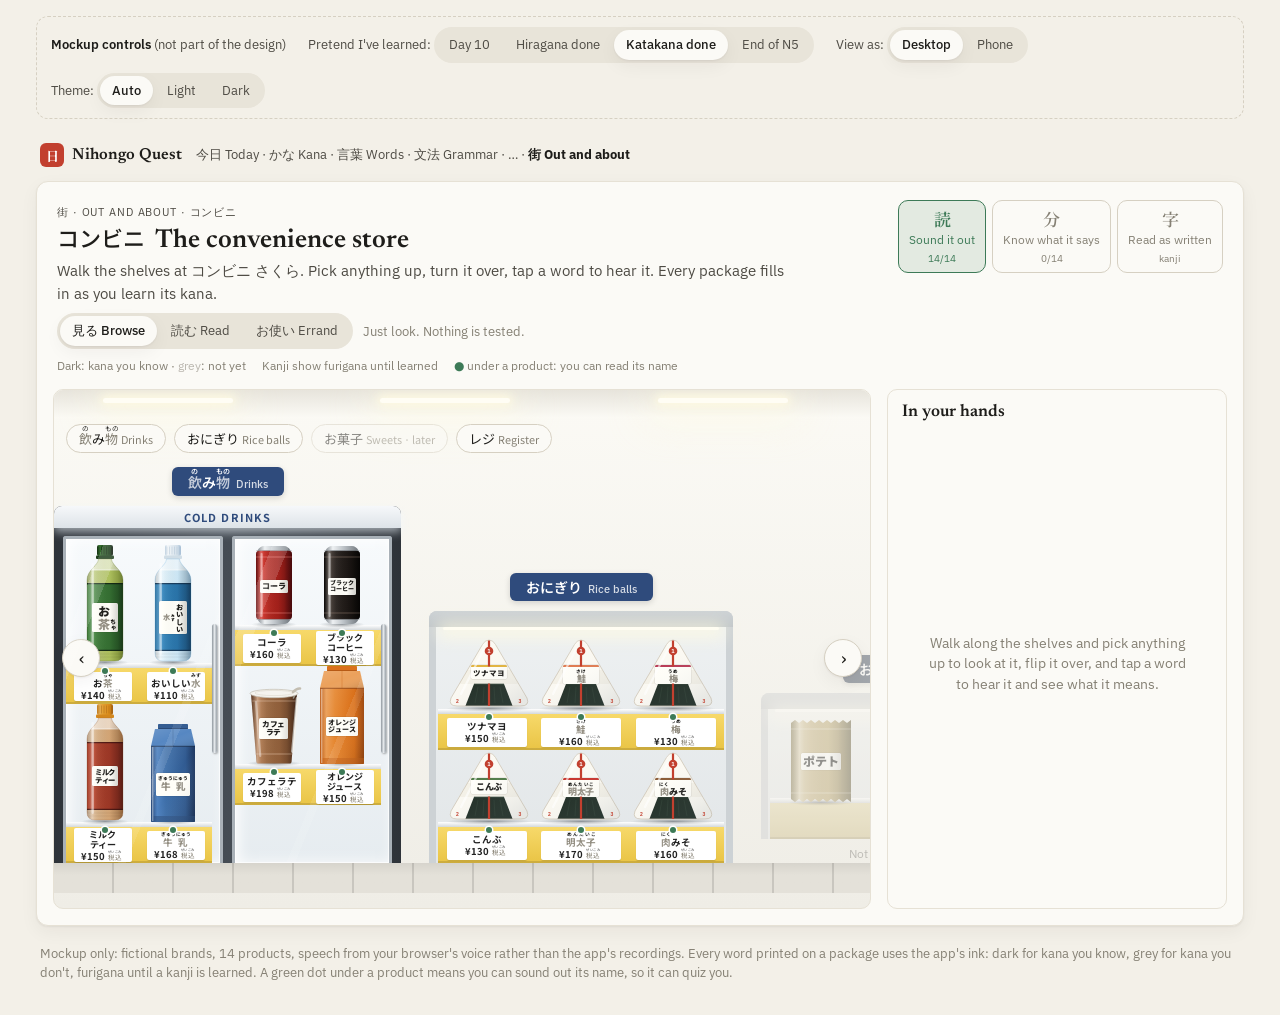
<file: design/konbini-mockup.html>
<!doctype html>
<html lang="en">
<meta charset="utf-8">
<meta name="viewport" content="width=device-width, initial-scale=1">
<title>Konbini Mockup</title>
<link rel="preconnect" href="https://fonts.googleapis.com">
<link rel="preconnect" href="https://fonts.gstatic.com" crossorigin>
<link rel="stylesheet" href="https://fonts.googleapis.com/css2?family=Newsreader:opsz,wght@6..72,500;6..72,600&family=IBM+Plex+Sans:wght@400;500;600&family=Noto+Sans+JP:wght@400;500;700;900&family=Noto+Serif+JP:wght@500;700&display=swap">
<style>
/* Nihongo Quest's tokens, copied from css/app.css */
:root {
  --paper:#F3F0E8; --sheet:#FBFAF6; --sunken:#E8E4D9; --ink:#1E1D1A; --ink-2:#4E4B44; --ink-3:#858074;
  --rule:#D6D0C2; --rule-2:#E6E1D5; --seal:#C2402F;
  --ai:#2F4B7C; --jade:#3D7A57; --jade-wash:rgba(61,122,87,.13); --amber:#A86A12; --amber-wash:rgba(168,106,18,.13);
  --shadow:0 1px 2px rgba(30,29,26,.06),0 6px 18px rgba(30,29,26,.05);
  --shadow-lift:0 2px 4px rgba(30,29,26,.08),0 14px 34px rgba(30,29,26,.12);
  --f-display:"Newsreader",Georgia,serif; --f-body:"IBM Plex Sans",system-ui,sans-serif;
  --f-ja:"Hiragino Sans","Noto Sans JP","Yu Gothic",sans-serif; --f-ja-serif:"Hiragino Mincho ProN","Noto Serif JP",serif;
  --r:12px;
  /* the store: lit the same in both themes, only the room around it dims */
  --wall:#FBFAF5; --wall-2:#EFEDE6; --floor:#E4E1D9; --dim:0;
  color-scheme: light;
}
@media (prefers-color-scheme: dark) { :root:not([data-theme="light"]) {
  --paper:#151513; --sheet:#1F1E1B; --sunken:#0F0F0D; --ink:#ECE8DF; --ink-2:#B4AEA2; --ink-3:#7F796E;
  --rule:#37342E; --rule-2:#2A2824; --seal:#E26A56; --ai:#8CA7DA; --jade:#6CC195; --jade-wash:rgba(108,193,149,.14);
  --amber:#E0A646; --amber-wash:rgba(224,166,70,.14);
  --shadow:0 1px 2px rgba(0,0,0,.4),0 6px 18px rgba(0,0,0,.3); --shadow-lift:0 2px 4px rgba(0,0,0,.45),0 14px 34px rgba(0,0,0,.45);
  --wall:#2B2A27; --wall-2:#232220; --floor:#1C1B19; --dim:.08; color-scheme: dark; } }
:root[data-theme="dark"] {
  --paper:#151513; --sheet:#1F1E1B; --sunken:#0F0F0D; --ink:#ECE8DF; --ink-2:#B4AEA2; --ink-3:#7F796E;
  --rule:#37342E; --rule-2:#2A2824; --seal:#E26A56; --ai:#8CA7DA; --jade:#6CC195; --jade-wash:rgba(108,193,149,.14);
  --amber:#E0A646; --amber-wash:rgba(224,166,70,.14);
  --shadow:0 1px 2px rgba(0,0,0,.4),0 6px 18px rgba(0,0,0,.3); --shadow-lift:0 2px 4px rgba(0,0,0,.45),0 14px 34px rgba(0,0,0,.45);
  --wall:#2B2A27; --wall-2:#232220; --floor:#1C1B19; --dim:.08; color-scheme: dark;
}

* { box-sizing: border-box; }
body { margin:0; background:var(--paper); color:var(--ink); font:15px/1.5 var(--f-body); }
button { font:inherit; color:inherit; cursor:pointer; }
[lang="ja"] { font-family: var(--f-ja); }
.wrap { max-width: 1240px; margin: 0 auto; padding: 16px; }

/* ---------- mockup controls (not part of the design) ---------- */
.mock { border:1.5px dashed var(--rule); border-radius:var(--r); padding:10px 14px; margin-bottom:16px;
  display:flex; flex-wrap:wrap; gap:10px 22px; align-items:center; font-size:13px; color:var(--ink-2); }
.mock b { color:var(--ink); font-weight:600; }
.seg { display:inline-flex; flex-wrap:wrap; background:var(--sunken); border-radius:999px; padding:3px; gap:2px; }
.seg button { border:0; background:none; padding:5px 12px; border-radius:999px; font-size:13px; color:var(--ink-2); }
.seg button.on { background:var(--sheet); color:var(--ink); box-shadow:var(--shadow); font-weight:500; }

/* ---------- app chrome, abbreviated ---------- */
.topbar { display:flex; align-items:center; gap:14px; padding:8px 4px 14px; font-size:13px; color:var(--ink-2); flex-wrap:wrap; }
.brand { display:flex; align-items:center; gap:8px; font-family:var(--f-display); font-weight:600; font-size:16px; color:var(--ink); }
.seal { width:24px; height:24px; border-radius:6px; background:var(--seal); color:#fff; display:grid; place-items:center; font:700 13px var(--f-ja-serif); }
.crumb { font-size:11px; letter-spacing:.08em; text-transform:uppercase; color:var(--ink-3); margin:0 0 4px; }
.card { background:var(--sheet); border:1px solid var(--rule-2); border-radius:var(--r); box-shadow:var(--shadow); }
.head { padding:18px 20px 14px; display:grid; grid-template-columns:1fr auto; gap:8px 20px; align-items:start; }
.head h1 { font:600 26px/1.15 var(--f-display); margin:0; }
.head h1 .jp { font:500 22px var(--f-ja); margin-right:10px; }
.head p { margin:4px 0 0; color:var(--ink-2); max-width:46rem; }
.levels { display:flex; gap:6px; }
.lv { border:1px solid var(--rule); border-radius:10px; padding:5px 10px; font-size:12px; color:var(--ink-3); text-align:center; min-width:74px; }
.lv b { display:block; font:600 17px var(--f-ja-serif); color:var(--ink-3); }
.lv.done { border-color:var(--jade); color:var(--jade); background:var(--jade-wash); }
.lv.done b { color:var(--jade); }
.key { grid-column:1/-1; font-size:12px; color:var(--ink-3); display:flex; gap:16px; flex-wrap:wrap; align-items:center; }
.modes { grid-column:1/-1; display:flex; gap:10px; align-items:center; flex-wrap:wrap; }
.modes .hint { font-size:12.5px; color:var(--ink-3); }

/* ---------- ink ---------- */
.ink-no { color: color-mix(in srgb, var(--ink-3) 55%, transparent); }
.ink-sound { color: var(--ink-3); }
/* printed things (packages, tags, receipts) are always light paper, so their grey is fixed */
.printed .ink-no { color:#C2BDB1; } .printed .ink-sound { color:#948F83; }
ruby rt { font-size:.5em; letter-spacing:0; line-height:1; }

/* ---------- the shop floor (desktop) ---------- */
.body { display:grid; grid-template-columns: minmax(0,1fr) 340px; gap:16px; padding:0 16px 16px; }
.floorwrap { position:relative; border-radius:10px; overflow:hidden; border:1px solid var(--rule-2);
  background:linear-gradient(var(--wall), var(--wall-2)); }
.ceiling { height:28px; background:linear-gradient(#E7E4DC, var(--wall)); position:relative; }
.tube { position:absolute; top:8px; height:5px; width:130px; border-radius:3px; background:#FFFDF4;
  box-shadow:0 0 10px 3px rgba(255,251,225,.9), 0 6px 40px 14px rgba(255,251,225,.45); }
.aisles { display:flex; gap:8px; padding:6px 12px 0; position:relative; z-index:2; flex-wrap:wrap; }
.aisle-tab { border:1px solid var(--rule); background:var(--sheet); border-radius:999px; padding:4px 12px; font-size:13px; }
.aisle-tab small { color:var(--ink-3); }
.aisle-tab:disabled { opacity:.5; cursor:default; }
.walk { position:relative; }
.strip { display:flex; gap:28px; overflow-x:auto; scroll-snap-type:x mandatory; scroll-behavior:smooth; padding:14px 22px 0; scrollbar-width:none; align-items:flex-end; }
.strip::-webkit-scrollbar { display:none; }
.section { flex:0 0 auto; scroll-snap-align:start; display:flex; flex-direction:column; align-items:center; }
.sign { font:600 14px var(--f-ja); padding:4px 16px; border-radius:6px; background:#2F4B7C; color:#fff; margin-bottom:10px; white-space:nowrap; box-shadow:0 2px 6px rgba(0,0,0,.15); }
.sign small { font:500 11px var(--f-body); opacity:.8; margin-left:6px; }
.sign .ink-no { color:rgba(255,255,255,.45); } .sign .ink-sound { color:rgba(255,255,255,.7); }
.floor { height:30px; background:linear-gradient(rgba(0,0,0,.06), transparent 40%), repeating-linear-gradient(90deg, var(--floor) 0 58px, color-mix(in srgb,var(--floor) 88%, #000) 58px 60px); }
.walkbtn { position:absolute; top:50%; transform:translateY(-50%); z-index:3; width:38px; height:38px; border-radius:50%;
  border:1px solid var(--rule); background:var(--sheet); box-shadow:var(--shadow); font-size:18px; }
.walkbtn.l { left:8px; } .walkbtn.r { right:8px; }

/* the drinks cooler: a dark frame, a lit header, glass doors with the cold, bright inside */
.cooler { background:linear-gradient(90deg,#2E3339,#454C54 50%,#2E3339); border-radius:8px 8px 0 0; padding:0 9px; }
.cooler-head { height:22px; margin:0 -9px 8px; border-radius:8px 8px 0 0; background:linear-gradient(#F6F8FA,#DDE3E8); display:grid; place-items:center;
  font:700 11px var(--f-ja); color:#2F4B7C; letter-spacing:.1em; box-shadow:0 4px 10px rgba(240,248,255,.6); }
.doors { display:grid; grid-template-columns:repeat(2, auto); gap:9px; }
.door { position:relative; border:3px solid #A9B1B8; border-bottom:0; border-radius:3px 3px 0 0;
  background:linear-gradient(#F7FAFC, #E6ECF0); padding:6px 14px 0 6px; box-shadow: inset 0 0 0 1px rgba(255,255,255,.7), inset 4px 0 14px rgba(255,255,255,.9); }
.door::before { content:""; position:absolute; inset:0; pointer-events:none; z-index:4;
  background:linear-gradient(112deg, transparent 0 14%, rgba(255,255,255,.16) 14% 20%, transparent 20% 64%, rgba(255,255,255,.1) 64% 67%, transparent 67%); }
.door::after { content:""; position:absolute; right:3px; top:30%; top:26%; height:40%; width:5px; border-radius:3px; z-index:5;
  background:linear-gradient(90deg,#8F979E,#E3E7EA,#9AA2A9); box-shadow:1px 1px 2px rgba(0,0,0,.3); }
/* the open chiller for onigiri: a canopy light, white shelves */
.chiller { background:linear-gradient(#EEF1F2,#E2E6E8); border:7px solid #CDD2D5; border-bottom:0; border-top-width:0; border-radius:8px 8px 0 0; padding:0 8px; }
.canopy { height:16px; margin:0 -15px 10px; border-radius:8px 8px 0 0; background:linear-gradient(#CDD2D5,#BFC5C9); position:relative; }
.canopy::after { content:""; position:absolute; left:14px; right:14px; bottom:-3px; height:3px; border-radius:2px; background:#FFFDF2; box-shadow:0 2px 16px 6px rgba(255,251,225,.75); }

/* a shelf: each product stands on the shelf top, its tag clips onto the rail under it */
.shelf { display:flex; align-items:flex-end; gap:6px; padding:0 2px; position:relative; }
.shelf::after { content:""; position:absolute; left:-6px; right:-6px; bottom:36px; height:5px; background:linear-gradient(#FFFFFF,#D3D8DB); z-index:0; }
.col { display:flex; flex-direction:column; align-items:center; width:62px; position:relative; z-index:1; }
.col.wide { width:86px; }
.col .prod { margin-bottom:5px; }
.rail { width:calc(100% + 6px); height:36px; background:linear-gradient(#F7D96A,#E9C445); margin:0 -3px; display:flex; justify-content:center; align-items:center; box-shadow:inset 0 -2px 0 rgba(0,0,0,.12); }
.shelf .col:first-child .rail { margin-left:-8px; width:calc(100% + 11px); }
.shelf .col:last-child .rail { margin-right:-8px; width:calc(100% + 11px); }
.tag { width:58px; height:29px; background:#fff; border-radius:2px; padding:1px 3px; display:flex; flex-direction:column; justify-content:center; align-items:center;
  font-family:var(--f-ja); color:#222; line-height:1.1; overflow:hidden; box-shadow:0 1px 1px rgba(0,0,0,.15); }
.col.wide .tag { width:80px; }
.tag .n { font-weight:700; text-align:center; white-space:nowrap; }
.tag .pr { font-size:9.5px; font-weight:700; display:flex; gap:3px; align-items:baseline; }
.tag .pr small { font-size:6.5px; font-weight:500; color:#666; }
.tag .ok { color:#3D7A57; font-size:7px; }

/* products */
.prod { position:relative; border:0; background:none; padding:0; display:flex; flex-direction:column; align-items:center; transition:transform .15s; }
.prod:hover, .prod:focus-visible { transform:translateY(-5px); outline:none; }
.prod:hover .pk .ground, .prod:focus-visible .pk .ground { opacity:.45; }
.prod.gone { visibility:hidden; }
.prod.readable::after { content:""; position:absolute; left:50%; bottom:-11px; width:6px; height:6px; margin-left:-3px; border-radius:50%; background:#3D7A57; box-shadow:0 0 0 1.5px #fff; z-index:3; }
.prod.wrong { animation: shake .35s; }
@keyframes shake { 25%{transform:translateX(-4px)} 75%{transform:translateX(4px)} }

/* packages: the drawing (svg.art), the printed words (.lbl, HTML so they take the ink),
   then the gloss over both (svg.gloss) so the print sits on a curved, lit surface.
   All sizes are in the shelf's pixels; the hand view and the phone shelf scale the whole thing. */
.pk { position:relative; color:#1E1D1A; flex:0 0 auto; }
.pk > svg { position:absolute; inset:0; width:100%; height:100%; overflow:visible; }
.pk > svg.gloss { pointer-events:none; z-index:2; }
.pk .lbl { position:absolute; z-index:1; text-align:center; font-family:var(--f-ja); display:flex; flex-direction:column; align-items:center; justify-content:center; }
.pk .lc { background:#FFFEF8; border-radius:1.5px; padding:2px 2.5px; max-width:100%; max-height:100%; display:flex; flex-direction:column; align-items:center; flex-shrink:0; overflow:hidden; box-shadow:0 0 0 .4px rgba(0,0,0,.12); }
.pk.onigiri .lc { min-width:100%; border-top:2.5px solid var(--c); }
.pk.onigiri .lbl { justify-content:flex-start; }
.big .pk.onigiri .lc, .ps .pk.onigiri .lc { max-height:none; }
.pk .nm { font-weight:900; line-height:1.08; letter-spacing:-.01em; }
.pk .nm.r { line-height:1.5; }
.pk .nm .ln { display:block; white-space:nowrap; }
.pk.vert .nm { writing-mode:vertical-rl; letter-spacing:.06em; }
.pk.vert .nm .ln { display:block; }
.pk .copy { font-weight:500; white-space:nowrap; margin-top:.15em; }
.pk .tg { background:#C2402F; color:#fff; border-radius:1.5px; padding:0 .3em; white-space:nowrap; margin-top:.25em; font-weight:700; }
.pk .tg .ink-no { color:rgba(255,255,255,.5); } .pk .tg .ink-sound { color:rgba(255,255,255,.75); }
.pk .brandm { font-family:var(--f-body); font-weight:700; letter-spacing:.14em; opacity:.7; line-height:1; margin-bottom:.2em; }
.pk .copy, .pk .tg, .pk .brandm { display:none; }
.big .pk .copy, .big .pk .tg, .big .pk .brandm, .ps .pk .copy, .ps .pk .tg, .ps .pk .brandm { display:block; }

/* sweets: not in the first slice */
.later { opacity:.45; filter:grayscale(.6); pointer-events:none; }
.later-note { font-size:12px; color:var(--ink-3); margin:6px 0 0; }

/* the register */
.register { width:250px; display:flex; flex-direction:column; align-items:center; }
.counter { width:100%; height:62px; background:linear-gradient(#D3BE95,#BBA578); border-radius:6px 6px 0 0; position:relative; }
.counter::before { content:""; position:absolute; left:16px; top:-30px; width:58px; height:32px; background:linear-gradient(#6A7077,#4C5157); border-radius:5px 5px 0 0; }
.neko-clerk { width:96px; height:84px; margin-bottom:-6px; }
.reg-note { font-size:12px; color:var(--ink-3); text-align:center; margin:6px 10px 0; }

/* ---------- in your hands ---------- */
.hands { border:1px solid var(--rule-2); border-radius:10px; background:var(--sheet); padding:14px; display:flex; flex-direction:column; gap:12px; min-height:520px; }
.hands h3 { margin:0; font:600 17px var(--f-display); }
.empty { color:var(--ink-3); font-size:13.5px; margin:auto 0; text-align:center; padding:20px; }
.hold { display:flex; justify-content:center; align-items:center; height:270px; background:radial-gradient(ellipse at 50% 45%, var(--sunken), transparent 70%); border-radius:10px; }
.big { transform:scale(2.1); }
.big.s-onigiri, .big.s-can, .big.s-cup { transform:scale(2.6); }
.backside { width:230px; background:#FFFEFA; color:#1E1D1A; border-radius:6px; padding:10px; font:12px/1.35 var(--f-ja); box-shadow:var(--shadow-lift); }
.backside .bh { font-size:10px; font-weight:700; margin-bottom:4px; }
.backside table { border-collapse:collapse; width:100%; }
.backside td { border:1px solid #9C978C; padding:3px 5px; vertical-align:top; font-size:11px; }
.backside td:first-child { white-space:nowrap; font-weight:500; background:rgba(0,0,0,.04); }
.sides { display:flex; justify-content:center; }
.terms { display:flex; flex-direction:column; gap:6px; }
.term { text-align:left; border:1px solid var(--rule-2); background:var(--paper); border-radius:9px; padding:7px 10px; display:grid; grid-template-columns:1fr auto; gap:2px 10px; align-items:center; }
.term .jp { font-size:17px; }
.term .en { grid-column:1/-1; font-size:12.5px; color:var(--ink-2); display:none; }
.term.open .en { display:block; }
.term .side { font-size:10.5px; color:var(--ink-3); text-transform:uppercase; letter-spacing:.06em; }
.note { font-size:12.5px; color:var(--ink-2); background:var(--amber-wash); border-radius:8px; padding:8px 10px; }
.note.good { background:var(--jade-wash); }
.btn { border:1px solid var(--rule); background:var(--sheet); border-radius:10px; padding:9px 14px; font-weight:500; }
.btn.main { background:var(--ink); color:var(--paper); border-color:var(--ink); }
.row { display:flex; gap:8px; flex-wrap:wrap; }
.row .btn { flex:1; }
.hear { border:1px solid var(--rule); background:var(--sheet); border-radius:999px; padding:4px 10px; font-size:12.5px; }
.q { display:flex; flex-direction:column; gap:10px; }
.q .ask { font-size:14.5px; }
.q .ask .jp { font-size:20px; }
.answers { display:grid; grid-template-columns:1fr 1fr; gap:8px; }
.ans { border:1.5px solid var(--rule); background:var(--sheet); border-radius:10px; padding:10px 8px; min-height:52px; font-size:14px; }
.ans.right { border-color:var(--jade); background:var(--jade-wash); }
.ans.miss { border-color:var(--amber); background:var(--amber-wash); }
.verdict { font-size:13px; min-height:20px; }
.verdict.right { color:var(--jade); } .verdict.miss { color:var(--amber); }
.stamps { display:flex; gap:6px; }
.st { font:600 12px var(--f-ja-serif); border:1.5px solid var(--rule); color:var(--ink-3); border-radius:50%; width:28px; height:28px; display:grid; place-items:center; }
.st.done { border-color:var(--seal); color:var(--seal); transform:rotate(-8deg); }
.errand { border:1px solid var(--rule); border-radius:10px; padding:10px 12px; background:repeating-linear-gradient(var(--sheet) 0 27px, var(--rule-2) 27px 28px); }
.errand h4 { margin:0 0 4px; font:600 14px var(--f-display); }
.errand li { font-size:18px; list-style:none; display:flex; gap:8px; align-items:center; height:28px; }
.errand ul { margin:0; padding:0; }
.errand li.got { text-decoration:line-through; text-decoration-color:var(--jade); }
.errand li.got::before { content:"✓"; color:var(--jade); font-size:14px; }
.receipt { font:13px/1.6 var(--f-ja); background:#fff; color:#222; border-radius:4px; padding:10px 14px; box-shadow:var(--shadow); }
.receipt .r { display:flex; justify-content:space-between; }
.receipt .tot { font-weight:700; border-top:1px dashed #999; margin-top:4px; padding-top:4px; }

/* ---------- the phone: its own layout, its own shelf ---------- */
.stage { display:flex; justify-content:center; }
.app-card { width:100%; }
.stage.phone .app-card { width:390px; border-radius:36px; border:10px solid #111; height:820px; overflow-y:auto; position:relative; scrollbar-width:none; }
.phone .head { grid-template-columns:1fr; padding:14px 14px 10px; }
.phone .head h1 { font-size:22px; }
.phone .head > div > p, .phone .key { display:none; }
.phone .lv { min-width:0; flex:1; padding:3px 6px; font-size:11px; } .phone .lv b { font-size:15px; } .phone .lv small, .phone .lv br { display:none; }
.phone .body { grid-template-columns:1fr; padding:0 10px 16px; }
.phone .hands { position:sticky; bottom:0; z-index:20; margin:0 -10px; border-radius:20px 20px 0 0; min-height:0; max-height:640px; overflow-y:auto;
  box-shadow:0 -10px 40px rgba(0,0,0,.25); display:none; }
.phone .hands.up { display:flex; }
.phone .hands .row .btn { min-height:52px; }
.phone .ans { min-height:64px; }
.phone .hold { height:300px; }
.grab { display:none; }
.phone .grab { display:block; width:40px; height:4px; border-radius:2px; background:var(--rule); margin:0 auto; }
.phone-cta { display:none; }
.phone .phone-cta { display:flex; position:sticky; bottom:12px; margin:0 12px; z-index:15; gap:10px; }
.phone-cta .btn { flex:1; height:56px; border-radius:16px; }
/* one long shelf, one product at a time, big enough to read the pack */
.ps { display:flex; overflow-x:auto; scroll-snap-type:x mandatory; padding:10px 0 0; scrollbar-width:none; position:relative;
  background:linear-gradient(transparent calc(100% - 66px), #FFFFFF calc(100% - 66px), #D3D8DB calc(100% - 60px), #F7D96A calc(100% - 60px), #E9C445 100%); }
.ps::-webkit-scrollbar { display:none; }
.ps .aisle-start { flex:0 0 96px; scroll-snap-align:start; display:flex; align-items:center; justify-content:center; padding-bottom:70px; }
.ps .aisle-start .sign { writing-mode:vertical-rl; padding:12px 7px; font-size:18px; letter-spacing:.1em; }
.ps .aisle-start .sign small { display:none; }
.slot { flex:0 0 56%; scroll-snap-align:center; display:flex; flex-direction:column; align-items:center; justify-content:flex-end; height:340px; }
.slot .prod { height:270px; justify-content:flex-end; margin-bottom:8px; }
.slot .prod.readable::after { bottom:-14px; }
.slot .zoom { transform-origin:bottom center; }
.ptag { height:50px; width:88%; margin-bottom:5px; background:#fff; color:#222; border-radius:3px; display:flex; flex-direction:column; justify-content:center; padding:2px 8px; font-family:var(--f-ja); box-shadow:0 1px 2px rgba(0,0,0,.15); }
.ptag .n { font-size:15px; font-weight:700; line-height:1.15; white-space:nowrap; overflow:hidden; }
.ptag .pr { font-size:13px; font-weight:700; display:flex; justify-content:space-between; align-items:baseline; }
.ptag .pr small { font-size:9.5px; font-weight:500; color:#666; }
.ptag .ok { color:#3D7A57; }
.swipe-hint { font-size:12px; color:var(--ink-3); text-align:center; margin:8px 0; }

.foot { font-size:12.5px; color:var(--ink-3); margin:18px 4px; }
</style>

<body>
<!-- shared paint, used by every package -->
<svg width="0" height="0" style="position:absolute" aria-hidden="true"><defs>
  <!-- one light, from the upper left and in front: a lit band left of centre, falling off to the right -->
  <linearGradient id="gloss" x1="0" x2="1">
    <stop offset="0" stop-color="#000" stop-opacity=".16"/><stop offset=".14" stop-color="#fff" stop-opacity=".28"/>
    <stop offset=".22" stop-color="#fff" stop-opacity=".06"/><stop offset=".62" stop-color="#000" stop-opacity="0"/>
    <stop offset="1" stop-color="#000" stop-opacity=".26"/></linearGradient>
  <!-- flat faces (the carton) catch the light evenly, a little darker to the right and at the foot -->
  <linearGradient id="flat" x1="0" y1="0" x2="1" y2="1">
    <stop offset="0" stop-color="#fff" stop-opacity=".12"/><stop offset=".5" stop-color="#fff" stop-opacity="0"/><stop offset="1" stop-color="#000" stop-opacity=".14"/></linearGradient>
  <linearGradient id="metal" x1="0" x2="1">
    <stop offset="0" stop-color="#868D93"/><stop offset=".22" stop-color="#EEF1F3"/><stop offset=".55" stop-color="#BCC2C7"/><stop offset="1" stop-color="#737A80"/></linearGradient>
  <linearGradient id="film" x1="0" y1="0" x2=".8" y2="1">
    <stop offset="0" stop-color="#fff" stop-opacity=".55"/><stop offset=".35" stop-color="#fff" stop-opacity="0"/><stop offset="1" stop-color="#7C8A96" stop-opacity=".16"/></linearGradient>
  <!-- where a package stands on the shelf -->
  <radialGradient id="ground"><stop offset="0" stop-color="#1A222A" stop-opacity=".42"/><stop offset=".6" stop-color="#1A222A" stop-opacity=".14"/><stop offset="1" stop-color="#1A222A" stop-opacity="0"/></radialGradient>
</defs></svg>

<div class="wrap">
  <div class="mock" role="group" aria-label="Mockup controls">
    <span><b>Mockup controls</b> (not part of the design)</span>
    <span>Pretend I've learned: <span class="seg" id="presets"></span></span>
    <span>View as: <span class="seg" id="views"><button data-view="desk" class="on">Desktop</button><button data-view="phone">Phone</button></span></span>
    <span>Theme: <span class="seg" id="themes"><button data-theme="auto" class="on">Auto</button><button data-theme="light">Light</button><button data-theme="dark">Dark</button></span></span>
  </div>
  <div class="topbar">
    <span class="brand"><span class="seal" lang="ja">日</span>Nihongo Quest</span>
    <span>今日 Today · かな Kana · 言葉 Words · 文法 Grammar · … · <b style="color:var(--ink)">街 Out and about</b></span>
  </div>
  <div class="stage" id="stage"><div class="app-card card" id="app"></div></div>
  <p class="foot">Mockup only: fictional brands, 14 products, speech from your browser's voice rather than the app's recordings.
  Every word printed on a package uses the app's ink: dark for kana you know, grey for kana you don't, furigana until a kanji is learned.
  A green dot under a product means you can sound out its name, so it can quiz you.</p>
</div>

<script>
/* ---------------- what the learner knows (the mockup's stand-in for state) ---------------- */
const kata = s => [...s].map(c => { const n = c.charCodeAt(0); return n >= 0x3041 && n <= 0x3096 ? String.fromCharCode(n + 0x60) : c; }).join("");
const ROWS = { a:"あいうえお", k:"かきくけこ", s:"さしすせそ", t:"たちつてと", n:"なにぬねの", h:"はひふへほ", m:"まみむめも",
  y:"やゆよ", r:"らりるれろ", w:"わをん", v:"がぎぐげござじずぜぞだぢづでどばびぶべぼぱぴぷぺぽ", c:"ゃゅょっぁぃぅぇぉ" };
const ALL_H = Object.values(ROWS).join("");
const N5_KANJI = "大一度英語待二三四五六七八九十百千万円高安今何時半分日明毎午前後私名人本生学先会社員友家族好食飲水茶飯肉魚野菜朝昼文注計店行来帰乗歩駅車電下地切口出入右左近遠買見小新古悪赤白黒青有服土産起働勉強読書聞話休週夜仕事校開使作教手住知持立写真少画映音楽天気雨暑寒元年旅";
const PRESETS = [
  { id:"d10", label:"Day 10", kana: ROWS.a+ROWS.k+ROWS.s+ROWS.t+ROWS.n, kanji:"" },
  { id:"hira", label:"Hiragana done", kana: ALL_H, kanji:"" },
  { id:"kata", label:"Katakana done", kana: ALL_H + kata(ALL_H) + "ーヴ", kanji:"" },
  { id:"n5", label:"End of N5", kana: ALL_H + kata(ALL_H) + "ーヴ", kanji: N5_KANJI },
];
let known = { kana:new Set(), kanji:new Set() };
const isKana = c => /[ぁ-ゖァ-ヺー]/.test(c);

/* ---------------- furigana markup, as js/furi.js: {漢字|かんじ} ---------------- */
const parse = s => { const out = []; const re = /\{([^|}]+)\|([^}]+)\}/g; let i = 0, m;
  while ((m = re.exec(s))) { if (m.index > i) out.push({ t: s.slice(i, m.index) }); out.push({ k: m[1], r: m[2] }); i = re.lastIndex; }
  if (i < s.length) out.push({ t: s.slice(i) }); return out; };
const plain = s => parse(s).map(x => x.t ?? x.k).join("");
const reading = s => parse(s).map(x => x.t ?? x.r).join("");
const soundable = s => [...reading(s)].every(c => !isKana(c) || known.kana.has(c));
const kanjiKnown = k => [...k].every(c => known.kanji.has(c));
const inkKana = t => [...t].map(c => isKana(c) && !known.kana.has(c) ? `<span class="ink-no">${c}</span>` : c).join("");
function ink(s) {
  return parse(s).map(x => {
    if (x.t != null) return inkKana(x.t);
    if (kanjiKnown(x.k)) return x.k;
    const cls = [...x.r].every(c => !isKana(c) || known.kana.has(c)) ? "ink-sound" : "ink-no";
    return `<ruby><span class="${cls}">${x.k}</span><rt>${inkKana(x.r)}</rt></ruby>`;
  }).join("");
}
// how wide a string sets, in ems: full-width characters are 1, ASCII about half
const ems = s => [...plain(s)].reduce((a, c) => a + (c.charCodeAt(0) < 0x2000 ? .56 : 1), 0);

/* ---------------- the shelves (fictional brands) ----------------
   name     the product's name, furigana markup
   lines    where the name breaks on the package (joined, they must equal name)
   say      its reading, for the voice and the "how is it read" question
   copy     the slogan on the front; tags: the small red flashes
   back     the label on the back: [term, value, English, "what this line tells you"]
   cq       the question about the slogan: [ask, right, wrong, wrong, wrong] */
const DRINK_BACK = (kind, ingr, amount, kcal) => [
  ["{名称|めいしょう}", kind, "Product type", "what kind of product it is"],
  ["{原材料名|げんざいりょうめい}", ingr, "Ingredients", "what's in it"],
  ["{内容量|ないようりょう}", amount, "Contents (amount)", "how much is inside"],
  ["{賞味期限|しょうみきげん}", "27.03.15", "Best before (year.month.day)", "when it's best before"],
  ["エネルギー", kcal, "Energy (calories)", "how many calories it has"],
];
const RICE_BACK = (ingr, kcal) => [
  ["{名称|めいしょう}", "おにぎり", "Product type", "what kind of product it is"],
  ["{原材料名|げんざいりょうめい}", ingr, "Ingredients", "what's in it"],
  ["{消費期限|しょうひきげん}", "26.10.03 {午前|ごぜん}5{時|じ}", "Use by (date and hour)", "when you must eat it by"],
  ["エネルギー", kcal, "Energy (calories)", "how many calories it has"],
];
const P = [
  // drinks: the cooler, two doors, two shelves each
  { id:"ocha", a:"drink", door:0, sh:0, shape:"bottle", vert:true, c:"#3E7B3A", cap:"#2B5A26", liquid:"#B5C46F", brand:"SAKURA",
    name:"お{茶|ちゃ}", say:"おちゃ", en:"Green tea", copy:"すっきり", copyEn:"Clean, refreshing taste", tags:["{無糖|むとう}"], tagsEn:["Unsweetened"],
    price:140, back: DRINK_BACK("{緑茶|りょくちゃ}", "{緑茶|りょくちゃ}、ビタミンC", "500ml", "0kcal"),
    cq:["The bottle says すっきり. What does it tell you?", "It tastes clean and refreshing", "It's very sweet", "It's hot", "It's on sale"] },
  { id:"mizu", a:"drink", door:0, sh:0, shape:"bottle", vert:true, c:"#2F7FB5", cap:"#EAF0F4", liquid:"#DCEEF7", brand:"ALPS",
    name:"おいしい{水|みず}", lines:["おいしい", "{水|みず}"], say:"おいしいみず", en:"Tasty water", copy:"{天然水|てんねんすい}", copyEn:"Natural spring water", tags:[], tagsEn:[],
    price:110, back: DRINK_BACK("ナチュラルミネラルウォーター", "{水|みず}（{鉱水|こうすい}）", "550ml", "0kcal"),
    cq:["What kind of water does it say it is?", "Natural spring water", "Sparkling water", "Hot water", "Tap water"] },
  { id:"tea", a:"drink", door:0, sh:1, shape:"bottle", c:"#A9402B", cap:"#E3A034", liquid:"#D6B086", brand:"HOT",
    name:"ミルクティー", lines:["ミルク", "ティー"], say:"ミルクティー", en:"Milk tea", copy:"あまさひかえめ", copyEn:"Not too sweet", tags:["あたたかい"], tagsEn:["Hot (from the warmer)"],
    price:150, back: DRINK_BACK("{紅茶|こうちゃ}{飲料|いんりょう}", "{牛乳|ぎゅうにゅう}、{砂糖|さとう}、{紅茶|こうちゃ}", "345ml", "120kcal"),
    cq:["The red tag says あたたかい. What does that mean?", "It's hot, from the warmer", "It's cold", "It's new", "It's sugar-free"] },
  { id:"milk", a:"drink", door:0, sh:1, shape:"carton", c:"#3D6EA8", brand:"FARM",
    name:"{牛乳|ぎゅうにゅう}", say:"ぎゅうにゅう", en:"Milk", copy:"まいにち、カルシウム", copyEn:"Calcium, every day", tags:[], tagsEn:[],
    price:168, back: DRINK_BACK("{牛乳|ぎゅうにゅう}", "{生乳|せいにゅう}100%", "500ml", "335kcal"),
    cq:["What's the slogan selling?", "Calcium, every day", "Morning coffee", "Low fat", "A free gift"] },
  { id:"cola", a:"drink", door:1, sh:0, shape:"can", c:"#B3271F", brand:"FIZZ",
    name:"コーラ", say:"コーラ", en:"Cola", copy:"ゼロカロリー", copyEn:"Zero calories", tags:[], tagsEn:[],
    price:160, back: DRINK_BACK("{炭酸飲料|たんさんいんりょう}", "{炭酸|たんさん}、カラメル{色素|しきそ}、{香料|こうりょう}", "350ml", "0kcal"),
    cq:["What does ゼロカロリー promise?", "Zero calories", "Extra caffeine", "Lemon flavour", "A large size"] },
  { id:"coffee", a:"drink", door:1, sh:0, shape:"can", c:"#2A2420", brand:"BLACK",
    name:"ブラックコーヒー", lines:["ブラック", "コーヒー"], say:"ブラックコーヒー", en:"Black coffee", copy:"{無糖|むとう}", copyEn:"Unsweetened", tags:[], tagsEn:[],
    price:130, back: DRINK_BACK("コーヒー", "コーヒー", "185g", "0kcal"),
    cq:["The can says 無糖. What does that mean?", "No sugar", "No caffeine", "Low fat", "Not hot"] },
  { id:"latte", a:"drink", door:1, sh:1, shape:"cup", c:"#9C6A43", brand:"CAFE",
    name:"カフェラテ", lines:["カフェ", "ラテ"], say:"カフェラテ", en:"Caffè latte", copy:"ミルクたっぷり", copyEn:"Lots of milk", tags:["{新発売|しんはつばい}"], tagsEn:["New"],
    price:198, back: DRINK_BACK("{乳飲料|にゅういんりょう}", "{牛乳|ぎゅうにゅう}、コーヒー、{砂糖|さとう}", "240ml", "130kcal"),
    cq:["What does ミルクたっぷり tell you?", "There's plenty of milk", "It's milk-free", "It's a small cup", "It's iced"] },
  { id:"oj", a:"drink", door:1, sh:1, shape:"carton", c:"#E5862F", brand:"SUN",
    name:"オレンジジュース", lines:["オレンジ", "ジュース"], say:"オレンジジュース", en:"Orange juice", copy:"{果汁|かじゅう}100%", copyEn:"100% fruit juice", tags:[], tagsEn:[],
    price:150, back: DRINK_BACK("オレンジジュース", "オレンジ", "200ml", "90kcal"),
    cq:["What does 果汁100% mean?", "100% fruit juice", "100 yen", "100 ml", "100 calories"] },

  // onigiri: the open chiller, two shelves
  { id:"tuna", a:"rice", sh:0, shape:"onigiri", c:"#E2B33C",
    name:"ツナマヨ", say:"ツナマヨ", en:"Tuna mayo", copy:"まろやか", copyEn:"Mild and creamy", tags:[], tagsEn:[],
    price:150, back: RICE_BACK("ごはん、ツナ、マヨネーズ、のり", "230kcal"),
    cq:["How does it say it tastes?", "Mild and creamy", "Spicy", "Sour", "Salty"] },
  { id:"sake", a:"rice", sh:0, shape:"onigiri", c:"#E07A4F",
    name:"{鮭|さけ}", say:"さけ", en:"Salmon", copy:"{人気|にんき}No.1", copyEn:"Most popular", tags:[], tagsEn:[],
    price:160, back: RICE_BACK("ごはん、{鮭|さけ}、のり、{塩|しお}", "180kcal"),
    cq:["What does 人気No.1 say?", "It's the most popular", "It's the first one made", "It's the biggest", "It's the last one left"] },
  { id:"ume", a:"rice", sh:0, shape:"onigiri", c:"#B83A55",
    name:"{梅|うめ}", say:"うめ", en:"Pickled plum", copy:"すっぱい", copyEn:"Sour!", tags:[], tagsEn:[],
    price:130, back: RICE_BACK("ごはん、{梅|うめ}、のり", "170kcal"),
    cq:["What does すっぱい warn you about?", "It's sour", "It's spicy", "It's sweet", "It's hot"] },
  { id:"kombu", a:"rice", sh:1, shape:"onigiri", c:"#4E7A45",
    name:"こんぶ", say:"こんぶ", en:"Kelp", copy:"あまから", copyEn:"Sweet and savoury", tags:[], tagsEn:[],
    price:130, back: RICE_BACK("ごはん、こんぶ、のり、しょうゆ", "170kcal"),
    cq:["What does あまから mean?", "Sweet and savoury", "Very spicy", "Plain, no filling", "Extra large"] },
  { id:"mentai", a:"rice", sh:1, shape:"onigiri", c:"#C8332B",
    name:"{明太子|めんたいこ}", say:"めんたいこ", en:"Spicy cod roe (mentaiko)", copy:"ピリッと{辛|から}い", copyEn:"With a spicy kick", tags:[], tagsEn:[],
    price:170, back: RICE_BACK("ごはん、{明太子|めんたいこ}、のり", "175kcal"),
    cq:["What does ピリッと辛い tell you?", "It has a spicy kick", "It's mild", "It's sour", "It's sweet"] },
  { id:"niku", a:"rice", sh:1, shape:"onigiri", c:"#8A5A34",
    name:"{肉|にく}みそ", say:"にくみそ", en:"Meat miso", copy:"ごはんがすすむ", copyEn:"Makes you want more rice", tags:[], tagsEn:[],
    price:160, back: RICE_BACK("ごはん、{豚肉|ぶたにく}、みそ、のり", "210kcal"),
    cq:["What does ごはんがすすむ mean?", "It makes you want more rice", "It has no rice", "It's for breakfast", "It's a big portion"] },
];
const SWEETS = [ { shape:"bag", c:"#E2AE2E", name:"ポテト", lines:["ポテト"] }, { shape:"bag", c:"#6E4126", name:"チョコ" }, { shape:"cup", c:"#E8C462", name:"プリン" } ];

/* ---------------- drawing the packages ---------------- */
// colour arithmetic: shading stays in the package's own hue, a touch cooler in shadow
const rgb = c => { const n = parseInt(c.slice(1), 16); return [n >> 16, (n >> 8) & 255, n & 255]; };
function tone(c, dl, ds = 0) {
  let [r, g, b] = rgb(c).map(v => v / 255); const mx = Math.max(r, g, b), mn = Math.min(r, g, b);
  let h = 0, s = 0, l = (mx + mn) / 2;
  if (mx !== mn) { const d = mx - mn; s = l > .5 ? d / (2 - mx - mn) : d / (mx + mn);
    h = mx === r ? (g - b) / d + (g < b ? 6 : 0) : mx === g ? (b - r) / d + 2 : (r - g) / d + 4; h *= 60; }
  if (dl < 0) h = h + (h > 40 && h < 220 ? 6 : -6) * Math.min(1, -dl * 4);   // shadows lean cool
  return `hsl(${h.toFixed(0)} ${Math.min(100, Math.max(0, (s + ds) * 100)).toFixed(0)}% ${Math.min(97, Math.max(3, (l + dl) * 100)).toFixed(0)}%)`;
}
let UID = 0;
const bodyGrad = (id, c) => `<linearGradient id="${id}" x1="0" x2="1">
  <stop offset="0" stop-color="${tone(c, -.14, .04)}"/><stop offset=".14" stop-color="${tone(c, .08)}"/><stop offset=".34" stop-color="${c}"/>
  <stop offset=".78" stop-color="${tone(c, -.07, .03)}"/><stop offset="1" stop-color="${tone(c, -.2, .05)}"/></linearGradient>`;

/* each shape: its size, where the printed panel goes [x, y, w, h], the biggest the name may set,
   and three layers: under (the drawing), the gloss over the print, and its outline for the gloss */
const SHAPES = {
  bottle: { w:46, h:118, panel:[9, 44, 28, 56], max:12,
    path:"M16.5 14 H29.5 C30 21 41 25 41 35 V108 Q41 116 33 116 H13 Q5 116 5 108 V35 C5 25 16 21 16.5 14Z",
    under: (p, g, sh) => `<defs>${bodyGrad(g, p.c)}${bodyGrad(g + "c", p.cap)}${bodyGrad(g + "l", p.liquid)}
        <clipPath id="${g}k"><path d="${sh.path}"/></clipPath></defs>
      <rect x="15" y="0" width="16" height="11" rx="2" fill="url(#${g}c)"/>
      <path d="M17 1.5v8M19.5 1.5v8M22 1.5v8M24.5 1.5v8M27 1.5v8M29.5 1.5v8" stroke="${tone(p.cap, -.2)}" stroke-width=".6" opacity=".7"/>
      <rect x="14" y="10.5" width="18" height="3.5" rx="1" fill="${tone(p.cap, -.08)}"/>
      <g clip-path="url(#${g}k)">
        <rect x="0" y="0" width="46" height="118" fill="url(#${g}l)"/>
        <rect x="0" y="0" width="46" height="25" fill="#fff" opacity=".55"/>
        <path d="M5 25 H41" stroke="#fff" stroke-width=".8" opacity=".8"/>
        <rect x="0" y="38" width="46" height="68" fill="url(#${g})"/>
        <path d="M0 38.6 H46 M0 105.4 H46" stroke="${tone(p.c, -.22)}" stroke-width="1.2"/>
        <path d="M0 109 H46 M0 112 H46" stroke="#000" stroke-width=".5" opacity=".12"/>
      </g>
      <path d="${sh.path}" fill="none" stroke="${tone(p.liquid, -.3)}" stroke-width=".5" opacity=".5"/>`,
    gloss: (p, sh) => `<path d="${sh.path}" fill="url(#gloss)"/><rect x="9.5" y="18" width="2.4" height="92" rx="1.2" fill="#fff" opacity=".45"/>` },
  can: { w:44, h:80, panel:[7, 16, 30, 50], max:9.5,
    path:"M4 9 Q4 5.5 8 5.5 H36 Q40 5.5 40 9 V71 Q40 74.5 36 74.5 H8 Q4 74.5 4 71Z",
    under: (p, g, sh) => `<defs>${bodyGrad(g, p.c)}</defs>
      <path d="${sh.path}" fill="url(#${g})"/>
      <path d="M4 12 H40 M4 68 H40" stroke="${tone(p.c, .25)}" stroke-width=".9" opacity=".8"/>
      <path d="M5.5 5.5 Q8 1 12 1 H32 Q36 1 38.5 5.5Z" fill="url(#metal)"/>
      <path d="M5.5 74.5 Q8 79 12 79 H32 Q36 79 38.5 74.5Z" fill="url(#metal)"/>
      <path d="M4.5 5.6 H39.5 M4.5 74.4 H39.5" stroke="#5E656B" stroke-width=".7" opacity=".6"/>`,
    gloss: (p, sh) => `<path d="${sh.path}" fill="url(#gloss)"/><rect x="8.5" y="8" width="2.2" height="64" rx="1.1" fill="#fff" opacity=".42"/>` },
  carton: { w:44, h:98, panel:[5, 31, 34, 58], max:9.5,
    path:"M0 22 H44 V97 Q44 98 43 98 H1 Q0 98 0 97Z",
    under: (p, g, sh) => `<defs>${bodyGrad(g, p.c)}</defs>
      <rect x="7" y="0" width="30" height="5" rx=".8" fill="${tone(p.c, -.06)}"/>
      <path d="M7 4.6 H37" stroke="${tone(p.c, -.2)}" stroke-width=".6"/>
      <path d="M4 5 H40 L44 22 H0Z" fill="${tone(p.c, .1)}"/>
      <path d="M4 5 H40 L44 22 H0Z" fill="url(#flat)"/>
      <path d="M22 5 V22" stroke="${tone(p.c, -.1)}" stroke-width=".5" opacity=".7"/>
      <path d="${sh.path}" fill="url(#${g})"/>
      <path d="M0 22.3 H44" stroke="${tone(p.c, -.25)}" stroke-width=".8"/>
      <rect x="0" y="92" width="44" height="6" fill="${tone(p.c, -.1)}" opacity=".6"/>`,
    gloss: (p, sh) => `<path d="${sh.path}" fill="url(#flat)"/><rect x="1" y="23" width="1.4" height="74" fill="#fff" opacity=".4"/>` },
  cup: { w:52, h:80, panel:[11, 22, 29, 44], max:9.5,
    path:"M3 10 H49 L43.5 78 Q43.3 79.5 41.8 79.5 H10.2 Q8.7 79.5 8.5 78Z",
    under: (p, g, sh) => `<defs>${bodyGrad(g, p.c)}</defs>
      <path d="${sh.path}" fill="url(#${g})"/>
      <path d="M4.2 17 H47.8 M7.6 70 H44.4" stroke="${tone(p.c, .22)}" stroke-width=".8"/>
      <rect x="45.5" y="13" width="3" height="56" rx="1.5" fill="#F4F2EC" opacity=".85" transform="rotate(5 47 40)"/>
      <path d="M45.5 14 l1 -2" stroke="#BDB7AA" stroke-width="1.6" stroke-linecap="round"/>`,
    gloss: (p, sh) => `<path d="${sh.path}" fill="url(#gloss)"/>
      <ellipse cx="26" cy="9.5" rx="24" ry="4.2" fill="#F5F3EE" stroke="#C3BDB0" stroke-width=".7"/>
      <ellipse cx="26" cy="9" rx="19" ry="2.6" fill="none" stroke="#DCD7CC" stroke-width=".6"/>
      <path d="M45 8 Q49 4 52 4.5" stroke="#C3BDB0" stroke-width="2.6" stroke-linecap="round" fill="none"/>
      <rect x="9" y="17" width="2.2" height="56" rx="1.1" fill="#fff" opacity=".38" transform="rotate(-4.6 10 45)"/>` },
  onigiri: { w:82, h:72, panel:[23, 28, 36, 19], max:9, grow:true,
    path:"M41 3 Q45 3 47.5 7.5 L79 61 Q82 69 73 69 H9 Q0 69 3 61 L34.5 7.5 Q37 3 41 3Z",
    under: (p, g, sh) => `<defs><clipPath id="${g}k"><path d="${sh.path}"/></clipPath></defs>
      <path d="${sh.path}" fill="#FBF9F2"/>
      <g clip-path="url(#${g}k)">
        <path d="M17 70 L26 47 H56 L65 70Z" fill="#1C2A21"/><path d="M26 47 H56" stroke="#33473A" stroke-width="1"/>
        <path d="M30 50 L27 66 M36 50 L35 66 M46 50 L47 66 M52 50 L55 66" stroke="#2C3D32" stroke-width=".6"/>
        <path d="M0 40 H82" stroke="#E9E3D5" stroke-width="14" opacity=".35"/>
      </g>
      <path d="${sh.path}" fill="none" stroke="#CEC6B5" stroke-width=".8"/>`,
    gloss: (p, sh) => `<path d="${sh.path}" fill="url(#film)"/>
      <path d="M41 3.6 V29.5 M41 46.5 V69" stroke="#C2402F" stroke-width="2.2"/>
      <circle cx="41" cy="14" r="4.3" fill="#C2402F"/><text x="41" y="16.3" font-size="6.2" font-weight="700" fill="#fff" text-anchor="middle" font-family="sans-serif">1</text>
      <text x="8" y="66" font-size="5" fill="#C2402F" font-weight="700" font-family="sans-serif">2</text>
      <text x="70.5" y="66" font-size="5" fill="#C2402F" font-weight="700" font-family="sans-serif">3</text>
      <path d="M13 57 L35.5 13" stroke="#fff" stroke-width="2.2" opacity=".6" stroke-linecap="round"/>
      ` },
  bag: { w:64, h:84, panel:[9, 24, 46, 36], max:12,
    path:"M2 4 L6 1 L10 4 L14 1 L18 4 L22 1 L26 4 L30 1 L34 4 L38 1 L42 4 L46 1 L50 4 L54 1 L58 4 L62 1 V83 L58 80 L54 83 L50 80 L46 83 L42 80 L38 83 L34 80 L30 83 L26 80 L22 83 L18 80 L14 83 L10 80 L6 83 L2 80Z",
    under: (p, g, sh) => `<defs>${bodyGrad(g, p.c)}</defs><path d="${sh.path}" fill="url(#${g})"/>
      <path d="M2 10 H62 M2 74 H62" stroke="${tone(p.c, .2)}" stroke-width=".8"/>`,
    gloss: (p, sh) => `<path d="${sh.path}" fill="url(#gloss)"/>` },
};

/* the type on a package: the name sets as large as fits its panel, line by line,
   then the slogan and the tags under it, all centred. The same sizes on the shelf and in the hand. */
function typeSizes(p, sh) {
  const [, , w, h] = sh.panel, lines = p.lines || [p.name], hasR = /\{/.test(p.name);
  const longest = Math.max(...lines.map(ems)), lh = hasR ? 1.5 : 1.08;
  let fs;
  if (p.vert) fs = Math.min(sh.max, (w - 5) / (lines.length * (hasR ? 1.6 : 1.1)), (h - 14) / longest);
  else fs = Math.min(sh.max, (w - 6) / longest);
  const copyFs = p.copy ? Math.min(fs * .5, (w - 6) / ems(p.copy)) : 0;
  const tagFs = Math.min(fs * .42, ...(p.tags || []).map(t => (w - 8) / ems(t)));
  // a sticker that grows (the onigiri's) sizes its name alone; the slogan is added under it in the hand
  const extras = sh.grow ? 0 : (p.brand ? 5.5 : 0) + (copyFs ? copyFs * 1.5 : 0) + (p.tags || []).length * (tagFs * 1.7);
  if (!p.vert) fs = Math.min(fs, (h - extras - 5) / (lines.length * lh));
  return { fs, copyFs, tagFs: Math.max(3.6, tagFs), lines };
}
function pkHtml(p) {
  const sh = SHAPES[p.shape], g = "g" + (++UID), [x, y, w, h] = sh.panel, t = typeSizes(p, sh);
  const hasR = /\{/.test(p.name);
  return `<div class="pk printed ${p.shape} ${p.vert ? "vert" : ""}" style="width:${sh.w}px;height:${sh.h}px;--c:${p.c}">
    <svg class="art" viewBox="0 0 ${sh.w} ${sh.h}" aria-hidden="true">
      <ellipse class="ground" cx="${sh.w / 2}" cy="${sh.h - .5}" rx="${sh.w * .52}" ry="3.2" fill="url(#ground)"/>
      ${sh.under(p, g, sh)}</svg>
    <div class="lbl" style="left:${x}px;top:${y}px;width:${w}px;height:${h}px"><div class="lc">
      ${p.brand ? `<span class="brandm" style="font-size:3.8px">${p.brand}</span>` : ""}
      <span class="nm ${hasR ? "r" : ""}" lang="ja" style="font-size:${t.fs.toFixed(2)}px">${t.lines.map(l => `<span class="ln">${ink(l)}</span>`).join("")}</span>
      ${p.copy ? `<span class="copy" lang="ja" style="font-size:${t.copyFs.toFixed(2)}px">${ink(p.copy)}</span>` : ""}
      ${(p.tags || []).map(tg => `<span class="tg" lang="ja" style="font-size:${t.tagFs.toFixed(2)}px">${ink(tg)}</span>`).join("")}
    </div></div>
    <svg class="gloss" viewBox="0 0 ${sh.w} ${sh.h}" aria-hidden="true">${sh.gloss(p, sh)}</svg></div>`;
}

/* ---------------- state ---------------- */
const S = { preset:"kata", view:"desk", mode:"browse", held:null, side:"front", openTerms:new Set(), quiz:null, got:{}, errand:null, flash:null };
const got = id => (S.got[id] ||= { name:false, copy:false, back:false });
const byId = id => P.find(p => p.id === id);
const shuffle = a => a.map(x => [Math.random(), x]).sort((x, y) => x[0] - y[0]).map(x => x[1]);
function setPreset(id) { S.preset = id; const p = PRESETS.find(x => x.id === id); known = { kana: new Set(p.kana), kanji: new Set(p.kanji) }; }

function levels() {
  const sound = P.filter(p => soundable(p.name)).length, recog = P.filter(p => got(p.id).name).length;
  const kanjiAll = P.every(p => parse(p.name).every(x => x.t != null || kanjiKnown(x.k)));
  return [
    { jp:"読", en:"Sound it out", done: sound === P.length, sub:`${sound}/${P.length}` },
    { jp:"分", en:"Know what it says", done: recog >= Math.ceil(P.length * .8), sub:`${recog}/${P.length}` },
    { jp:"字", en:"Read as written", done: kanjiAll, sub: kanjiAll ? "done" : "kanji" },
  ];
}
const sideReadable = (p, side) => side === "name" ? soundable(p.name)
  : side === "copy" ? soundable(p.copy) && soundable(p.name)
  : soundable(p.name) && p.back.every(r => soundable(r[0]));
const nextSide = p => ["name", "copy", "back"].find(s => !got(p.id)[s] && sideReadable(p, s));
const ticks = p => "✓".repeat(["name", "copy", "back"].filter(s => got(p.id)[s]).length);

/* ---------------- the desktop store ---------------- */
function prodBtn(p, inner) {
  const cls = [S.held === p.id ? "gone" : "", soundable(p.name) ? "readable" : "", S.flash === p.id ? "wrong" : ""].join(" ");
  return `<button class="prod ${cls}" data-act="pick" data-id="${p.id}" aria-label="${p.en}">${inner || pkHtml(p)}</button>`;
}
// a shelf tag: the name on its own line (or two, broken where the package breaks it), the price under it
function tagHtml(p, width) {
  const one = ems(p.name) * 9.5 <= width - 6;
  const fs = one ? 9.5 : Math.min(9, (width - 6) / Math.max(...(p.lines || [p.name]).map(ems)));
  const name = one ? ink(p.name) : (p.lines || [p.name]).map(ink).join("<br>");
  return `<span class="tag printed" lang="ja" style="${one ? "" : "height:34px"}"><span class="n" style="font-size:${fs.toFixed(1)}px">${name}</span>
    <span class="pr">¥${p.price}<small>${ink("{税込|ぜいこみ}")}</small><span class="ok">${ticks(p)}</span></span></span>`;
}
function shelf(items) {
  return `<div class="shelf">${items.map(p => { const wide = SHAPES[p.shape].w > 60;
    return `<div class="col ${wide ? "wide" : ""}">${prodBtn(p)}<div class="rail">${tagHtml(p, wide ? 80 : 58)}</div></div>`; }).join("")}</div>`;
}
const neko = `<svg class="neko-clerk" viewBox="0 0 100 86" aria-hidden="true">
  <path d="M18 40 L22 10 L40 26 Q50 23 60 26 L78 10 L82 40 Q86 78 50 80 Q14 78 18 40Z" fill="#FBFAF6" stroke="#1E1D1A" stroke-width="2.4"/>
  <path d="M36 46 q4 -5 8 0 M56 46 q4 -5 8 0" fill="none" stroke="#1E1D1A" stroke-width="2.4" stroke-linecap="round"/>
  <path d="M46 56 q4 4 8 0" fill="none" stroke="#1E1D1A" stroke-width="2" stroke-linecap="round"/>
  <ellipse cx="32" cy="55" rx="5" ry="3" fill="#F2A6A0" opacity=".7"/><ellipse cx="68" cy="55" rx="5" ry="3" fill="#F2A6A0" opacity=".7"/>
  <rect x="30" y="66" width="40" height="14" rx="3" fill="#2F4B7C"/></svg>`;

function storeHtml() {
  const drinks = P.filter(p => p.a === "drink"), rice = P.filter(p => p.a === "rice");
  const door = d => [0, 1].map(s => shelf(drinks.filter(p => p.door === d && p.sh === s))).join("");
  return `<div class="floorwrap">
    <div class="ceiling">${[6, 40, 74].map(x => `<span class="tube" style="left:${x}%"></span>`).join("")}</div>
    <div class="aisles">
      <button class="aisle-tab" data-act="jump" data-to="sec-drink" lang="ja">${ink("{飲|の}み{物|もの}")} <small>Drinks</small></button>
      <button class="aisle-tab" data-act="jump" data-to="sec-rice" lang="ja">${ink("おにぎり")} <small>Rice balls</small></button>
      <button class="aisle-tab" disabled lang="ja">お菓子 <small>Sweets · later</small></button>
      <button class="aisle-tab" data-act="jump" data-to="sec-reg" lang="ja">${ink("レジ")} <small>Register</small></button>
    </div>
    <div class="walk">
      <button class="walkbtn l" data-act="walk" data-d="-1" aria-label="Walk left">‹</button>
      <button class="walkbtn r" data-act="walk" data-d="1" aria-label="Walk right">›</button>
      <div class="strip" id="strip">
        <div class="section" id="sec-drink"><div class="sign" lang="ja">${ink("{飲|の}み{物|もの}")}<small>Drinks</small></div>
          <div class="cooler"><div class="cooler-head">COLD DRINKS</div><div class="doors"><div class="door">${door(0)}</div><div class="door">${door(1)}</div></div></div></div>
        <div class="section" id="sec-rice"><div class="sign" lang="ja">${ink("おにぎり")}<small>Rice balls</small></div>
          <div class="chiller"><div class="canopy"></div>${shelf(rice.filter(p => p.sh === 0))}${shelf(rice.filter(p => p.sh === 1))}</div></div>
        <div class="section later"><div class="sign" lang="ja">お菓子<small>Sweets</small></div>
          <div class="chiller"><div class="canopy"></div><div class="shelf">${SWEETS.map(x => `<div class="col ${SHAPES[x.shape].w > 60 ? "wide" : ""}">${pkHtml({ ...x, copy:"", tags:[] })}<div class="rail"></div></div>`).join("")}</div></div>
          <p class="later-note">Not in the first slice</p></div>
        <div class="section" id="sec-reg"><div class="sign" lang="ja">${ink("レジ")}<small>Register</small></div>
          <div class="register">${neko}<div class="counter"></div>
          <p class="reg-note">The cat at the register comes later: <span lang="ja">${ink("いらっしゃいませ")}</span>, <span lang="ja">${ink("{温|あたた}めますか")}</span>, <span lang="ja">${ink("{袋|ふくろ}はご{利用|りよう}ですか")}</span>.</p></div></div>
      </div>
    </div>
    <div class="floor"></div>
  </div>`;
}

/* ---------------- the phone store: one long shelf ---------------- */
// how far a package is enlarged on the phone shelf, so each fills about the same space
const PHONE_ZOOM = { bottle:1.9, can:2.5, carton:2.15, cup:2.5, onigiri:2.3, bag:2.4 };
function storePhoneHtml() {
  const aisle = (id, jp, items) => `<div class="aisle-start" id="${id}"><div class="sign" lang="ja">${ink(jp)}</div></div>` +
    items.map(p => `<div class="slot">${prodBtn(p, `<div class="zoom" style="transform:scale(${PHONE_ZOOM[p.shape]})">${pkHtml(p)}</div>`)}
      <div class="ptag printed"><span class="n" lang="ja">${ink(p.name)}</span>
        <span class="pr"><span>¥${p.price} <small lang="ja">${ink("{税込|ぜいこみ}")}</small></span><span class="ok">${ticks(p)}</span></span></div></div>`).join("");
  return `<div class="floorwrap">
    <div class="ceiling">${[8, 58].map(x => `<span class="tube" style="left:${x}%"></span>`).join("")}</div>
    <div class="aisles">
      <button class="aisle-tab" data-act="jump" data-to="sec-drink" lang="ja">${ink("{飲|の}み{物|もの}")}</button>
      <button class="aisle-tab" data-act="jump" data-to="sec-rice" lang="ja">${ink("おにぎり")}</button>
      <button class="aisle-tab" disabled lang="ja">お菓子</button>
    </div>
    <div class="ps" id="strip">${aisle("sec-drink", "{飲|の}み{物|もの}", P.filter(p => p.a === "drink"))}${aisle("sec-rice", "おにぎり", P.filter(p => p.a === "rice"))}<div class="slot" style="flex-basis:22%"></div></div>
    <p class="swipe-hint">Swipe along the shelf · tap to pick up</p>
  </div>`;
}

/* ---------------- in your hands ---------------- */
function termsHtml(p) {
  const list = [["name", p.name, p.en, "Name"], ["copy", p.copy, p.copyEn, "Front"], ...p.tags.map((t, i) => ["tag" + i, t, p.tagsEn[i], "Tag"])];
  const back = p.back.map((r, i) => ["back" + i, r[0], `${r[2]}: ${plain(r[1])}`, "Back"]);
  return (S.side === "front" ? list : back).map(([k, w, en, side]) =>
    `<button class="term ${S.openTerms.has(p.id + k) ? "open" : ""}" data-act="term" data-k="${p.id + k}" data-say="${reading(w)}">
      <span class="jp" lang="ja">${ink(w)}</span><span class="side">${side}</span><span class="en">${en}</span></button>`).join("");
}
function quizFor(p, side) {
  if (side === "name") {
    const others = shuffle(P.filter(x => x.id !== p.id && x.a === p.a)).slice(0, 3);
    return Math.random() < .5 || !/\{/.test(p.name)
      ? { side, ask:`What is <span class="jp" lang="ja">${ink(p.name)}</span>?`, right:p.en, opts:shuffle([p.en, ...others.map(o => o.en)]) }
      : { side, ask:`How is <span class="jp" lang="ja">${plain(p.name)}</span> read?`, right:p.say, opts:shuffle([p.say, ...others.map(o => o.say)]), ja:true };
  }
  if (side === "copy") { const [ask, right, ...wrong] = p.cq; return { side, ask, right, opts:shuffle([right, ...wrong.slice(0, 3)]) }; }
  const row = p.back[Math.floor(Math.random() * p.back.length)];
  const wrong = shuffle(p.back.filter(r => r !== row)).slice(0, 3);
  return { side, ask:`Turn it over. Which line tells you <b>${row[3]}</b>?`, right:row[0], opts:shuffle([row, ...wrong].map(r => r[0])), ja:true, rowVal: row[1] };
}
function handsHtml() {
  if (!S.held && S.mode === "errand") return errandHtml();
  if (!S.held) return `<div class="grab"></div><h3>In your hands</h3>
    <div class="empty">${S.mode === "read"
      ? "Pick something up. In <b>Read</b>, putting it back asks you one question about it, and each package goes deeper: its name, then what the front says, then the back."
      : "Walk along the shelves and pick anything up to look at it, flip it over, and tap a word to hear it and see what it means."}</div>`;
  const p = byId(S.held), g = got(p.id), q = S.quiz;
  const total = [...reading(p.name)].filter(isKana), have = total.filter(c => known.kana.has(c)).length;
  const stamps = [["name", "名"], ["copy", "表"], ["back", "裏"]].map(([s, j]) => `<span class="st ${g[s] ? "done" : ""}" lang="ja" title="${s}">${j}</span>`).join("");
  const front = `<div class="big s-${p.shape}">${pkHtml(p)}</div>`;
  const backside = `<div class="backside printed" lang="ja"><div class="bh">${ink("{原材料|げんざいりょう}・{成分|せいぶん}")}</div><table>${p.back.map(r => `<tr><td>${ink(r[0])}</td><td>${ink(r[1])}</td></tr>`).join("")}
      <tr><td>${ink("{価格|かかく}（{税込|ぜいこみ}）")}</td><td>¥${p.price}</td></tr></table></div>`;
  let foot;
  if (q) foot = `<div class="q"><div class="ask">${q.ask}</div>
      <div class="verdict ${q.picked ? (q.ok ? "right" : "miss") : ""}">${q.picked ? (q.ok ? "Yes! " : `It's ${q.ja ? `<span lang="ja">${ink(q.right)}</span>` : q.right}. `) + (q.rowVal ? `<span lang="ja">${ink(q.rowVal)}</span>` : "") : ""}</div>
      <div class="answers">${q.opts.map(o => `<button class="ans ${q.picked ? (o === q.right ? "right" : o === q.picked ? "miss" : "") : ""}" data-act="ans" data-v="${o}" ${q.ja ? 'lang="ja"' : ""} ${q.picked ? "disabled" : ""}>${q.ja ? ink(o) : o}</button>`).join("")}</div>
      ${q.picked ? `<button class="btn main" data-act="putback-done">Put it back</button>` : ""}</div>`;
  else {
    const side = nextSide(p);
    const msg = S.mode === "errand" ? `<div class="note">On your list? <b>Put it in the basket</b> if it is.</div>`
      : S.mode === "browse" ? "" : !soundable(p.name)
      ? `<div class="note">Just looking: you can sound out ${have} of ${total.length} kana in its name. Its questions wait until you can read it all.</div>`
      : side ? `<div class="note good">You can read this. Putting it back asks about <b>${{ name:"its name", copy:"what the front says", back:"the label on the back" }[side]}</b>.</div>`
      : `<div class="note good">You've read everything you can on this one${g.back ? "" : ". The back opens once you can sound out its labels"}.</div>`;
    foot = `${msg}<div class="row">${S.mode === "errand" ? `<button class="btn main" data-act="basket">Put in basket</button><button class="btn" data-act="putback">Put it back</button>`
        : `<button class="btn main" data-act="putback">Put it back</button>`}</div>`;
  }
  return `<div class="grab"></div>
    <div style="display:flex;justify-content:space-between;align-items:center;gap:8px"><h3>In your hands</h3><div class="stamps">${stamps}</div></div>
    <div class="hold">${S.side === "back" ? backside : front}</div>
    <div class="sides"><span class="seg">
      <button data-act="side" data-s="front" class="${S.side === "front" ? "on" : ""}" lang="ja">表 Front</button>
      <button data-act="side" data-s="back" class="${S.side === "back" ? "on" : ""}" lang="ja">裏 Back</button></span>
      &nbsp;<button class="hear" data-act="say" data-say="${p.say}">🔈 Hear it</button></div>
    ${q ? "" : `<div class="terms">${termsHtml(p)}</div>`}
    ${foot}`;
}
function errandHtml() {
  const e = S.errand;
  if (e.shut != null) return `<div class="grab"></div><h3>お使い Errand</h3>
    <div class="empty">Errands only ask for things you can read. You can read ${e.shut} product name${e.shut === 1 ? "" : "s"} here so far; lists start at three. Keep going with kana and come back.</div>`;
  if (e.done) {
    const items = e.list.map(byId), sum = items.reduce((a, p) => a + p.price, 0);
    return `<div class="grab"></div><h3>At the register</h3>
      <div class="receipt printed" lang="ja"><div style="text-align:center;font-weight:700">コンビニ さくら</div>
        ${items.map(p => `<div class="r"><span>${ink(p.name)}</span><span>¥${p.price}</span></div>`).join("")}
        <div class="r tot"><span>${ink("{合計|ごうけい}")}（${ink("{税込|ぜいこみ}")}）</span><span>¥${sum}</span></div></div>
      <div class="note good">All three found. Later, the cat at the register says the total, asks <span lang="ja">${ink("{温|あたた}めますか")}</span> about the onigiri, and you answer.</div>
      <button class="btn main" data-act="errand">Another list</button>`;
  }
  return `<div class="grab"></div><h3>お使い Errand</h3>
    <div class="errand"><h4>Your friend's list</h4><ul>${e.list.map(id => `<li class="${e.got.includes(id) ? "got" : ""}" lang="ja">${ink(byId(id).name)}</li>`).join("")}</ul></div>
    <div class="empty" style="margin:0">Find each one on the shelves. The list is in Japanese, so reading it is the game.</div>
    ${e.msg ? `<div class="note">${e.msg}</div>` : ""}`;
}

function render() {
  const strip = document.getElementById("strip"), keep = strip ? strip.scrollLeft : 0;
  const lv = levels(), phone = S.view === "phone";
  document.getElementById("app").innerHTML = `
    <div class="head">
      <div><p class="crumb">街 · Out and about · コンビニ</p>
        <h1><span class="jp" lang="ja">${ink("コンビニ")}</span>The convenience store</h1>
        <p>Walk the shelves at コンビニ さくら. Pick anything up, turn it over, tap a word to hear it. Every package fills in as you learn its kana.</p></div>
      <div class="levels">${lv.map(l => `<div class="lv ${l.done ? "done" : ""}"><b lang="ja">${l.jp}</b>${l.en}<br><small>${l.sub}</small></div>`).join("")}</div>
      <div class="modes"><span class="seg">
        <button data-act="mode" data-m="browse" class="${S.mode === "browse" ? "on" : ""}">見る Browse</button>
        <button data-act="mode" data-m="read" class="${S.mode === "read" ? "on" : ""}">読む Read</button>
        <button data-act="mode" data-m="errand" class="${S.mode === "errand" ? "on" : ""}">お使い Errand</button></span>
        <span class="hint">${{ browse:"Just look. Nothing is tested.", read:"Putting something back asks you about it.", errand:"Find what's on the list." }[S.mode]}</span></div>
      <div class="key"><span>Dark: kana you know · <span class="ink-no">grey</span>: not yet</span><span>Kanji show furigana until learned</span>
        <span><span style="color:var(--jade)">●</span> under a product: you can read its name</span></div>
    </div>
    <div class="body">${phone ? storePhoneHtml() : storeHtml()}<aside class="hands ${S.held || (S.mode === "errand" && phone && S.errandOpen) ? "up" : ""}">${handsHtml()}</aside></div>
    <div class="phone-cta">${S.mode === "errand" && !S.held ? `<button class="btn main" data-act="showlist">${S.errandOpen ? "Hide" : "Show"} the list</button>` : ""}</div>`;
  const s2 = document.getElementById("strip"); s2.style.scrollBehavior = "auto"; s2.scrollLeft = keep; s2.style.scrollBehavior = "";
}

/* ---------------- actions ---------------- */
function say(t) { try { const u = new SpeechSynthesisUtterance(t); u.lang = "ja-JP"; u.rate = .9; speechSynthesis.cancel(); speechSynthesis.speak(u); } catch {} }
function newErrand() {
  const pool = shuffle(P.filter(p => soundable(p.name)));
  S.errand = pool.length < 3 ? { list:[], got:[], msg:"", done:false, shut:pool.length } : { list: pool.slice(0, 3).map(p => p.id), got:[], msg:"", done:false };
}
document.addEventListener("click", e => {
  const b = e.target.closest("[data-act],[data-view],[data-theme],[data-preset]"); if (!b) return;
  if (b.dataset.preset) { setPreset(b.dataset.preset); if (S.mode === "errand" && S.errand && !S.errand.got.length) newErrand(); return drawControls(), render(); }
  if (b.dataset.view) { S.view = b.dataset.view; document.getElementById("stage").classList.toggle("phone", S.view === "phone"); return drawControls(), render(); }
  if (b.dataset.theme) { const t = b.dataset.theme; t === "auto" ? delete document.documentElement.dataset.theme : document.documentElement.dataset.theme = t; S.theme = t; return drawControls(); }
  const a = b.dataset.act, p = S.held && byId(S.held);
  if (a === "pick") { if (S.held && S.quiz && !S.quiz.picked) return; S.held = b.dataset.id; S.side = "front"; S.quiz = null; S.flash = null; say(byId(S.held).say); }
  else if (a === "side") S.side = b.dataset.s;
  else if (a === "say") say(b.dataset.say);
  else if (a === "term") { const k = b.dataset.k; S.openTerms.has(k) ? S.openTerms.delete(k) : S.openTerms.add(k); say(b.dataset.say); }
  else if (a === "putback") { const side = S.mode === "read" && nextSide(p); if (side) { S.quiz = quizFor(p, side); if (side === "back") S.side = "back"; } else { S.held = null; S.quiz = null; } }
  else if (a === "ans") { const q = S.quiz; q.picked = b.dataset.v; q.ok = q.picked === q.right; if (q.ok) got(p.id)[q.side] = true; }
  else if (a === "putback-done") { S.held = null; S.quiz = null; }
  else if (a === "mode") { S.mode = b.dataset.m; S.held = null; S.quiz = null; S.errandOpen = false; if (S.mode === "errand") newErrand(); }
  else if (a === "basket") {
    const e = S.errand;
    if (e.list.includes(p.id) && !e.got.includes(p.id)) { e.got.push(p.id); e.msg = ""; S.held = null; if (e.got.length === e.list.length) e.done = true; }
    else { e.msg = `That's <span lang="ja">${ink(p.name)}</span> (${p.en}). It isn't on the list.`; S.flash = p.id; S.held = null; }
  }
  else if (a === "errand") newErrand();
  else if (a === "showlist") S.errandOpen = !S.errandOpen;
  else if (a === "jump") { document.getElementById(b.dataset.to)?.scrollIntoView({ behavior:"smooth", inline:"start", block:"nearest" }); return; }
  else if (a === "walk") { const s = document.getElementById("strip"); s.scrollBy({ left: b.dataset.d * s.clientWidth * .6, behavior:"smooth" }); return; }
  render();
});
document.addEventListener("keydown", e => {
  if ((e.key !== "ArrowLeft" && e.key !== "ArrowRight") || S.view === "phone") return;
  document.getElementById("strip")?.scrollBy({ left: (e.key === "ArrowLeft" ? -1 : 1) * 260, behavior:"smooth" });
});
function drawControls() {
  document.getElementById("presets").innerHTML = PRESETS.map(p => `<button data-preset="${p.id}" class="${S.preset === p.id ? "on" : ""}">${p.label}</button>`).join("");
  document.querySelectorAll("#views button").forEach(b => b.classList.toggle("on", b.dataset.view === S.view));
  document.querySelectorAll("#themes button").forEach(b => b.classList.toggle("on", b.dataset.theme === (S.theme || "auto")));
}
// the data checks the real smoke test will make
for (const p of P) {
  if (p.lines && p.lines.join("") !== p.name) console.error("lines don't match the name:", p.id);
  if (reading(p.name) !== p.say) console.error("say doesn't match the name's reading:", p.id);
  if (p.tags.length !== p.tagsEn.length) console.error("a tag has no English:", p.id);
}
setPreset(S.preset); drawControls(); render();
</script>
</body>
</html>
</file>
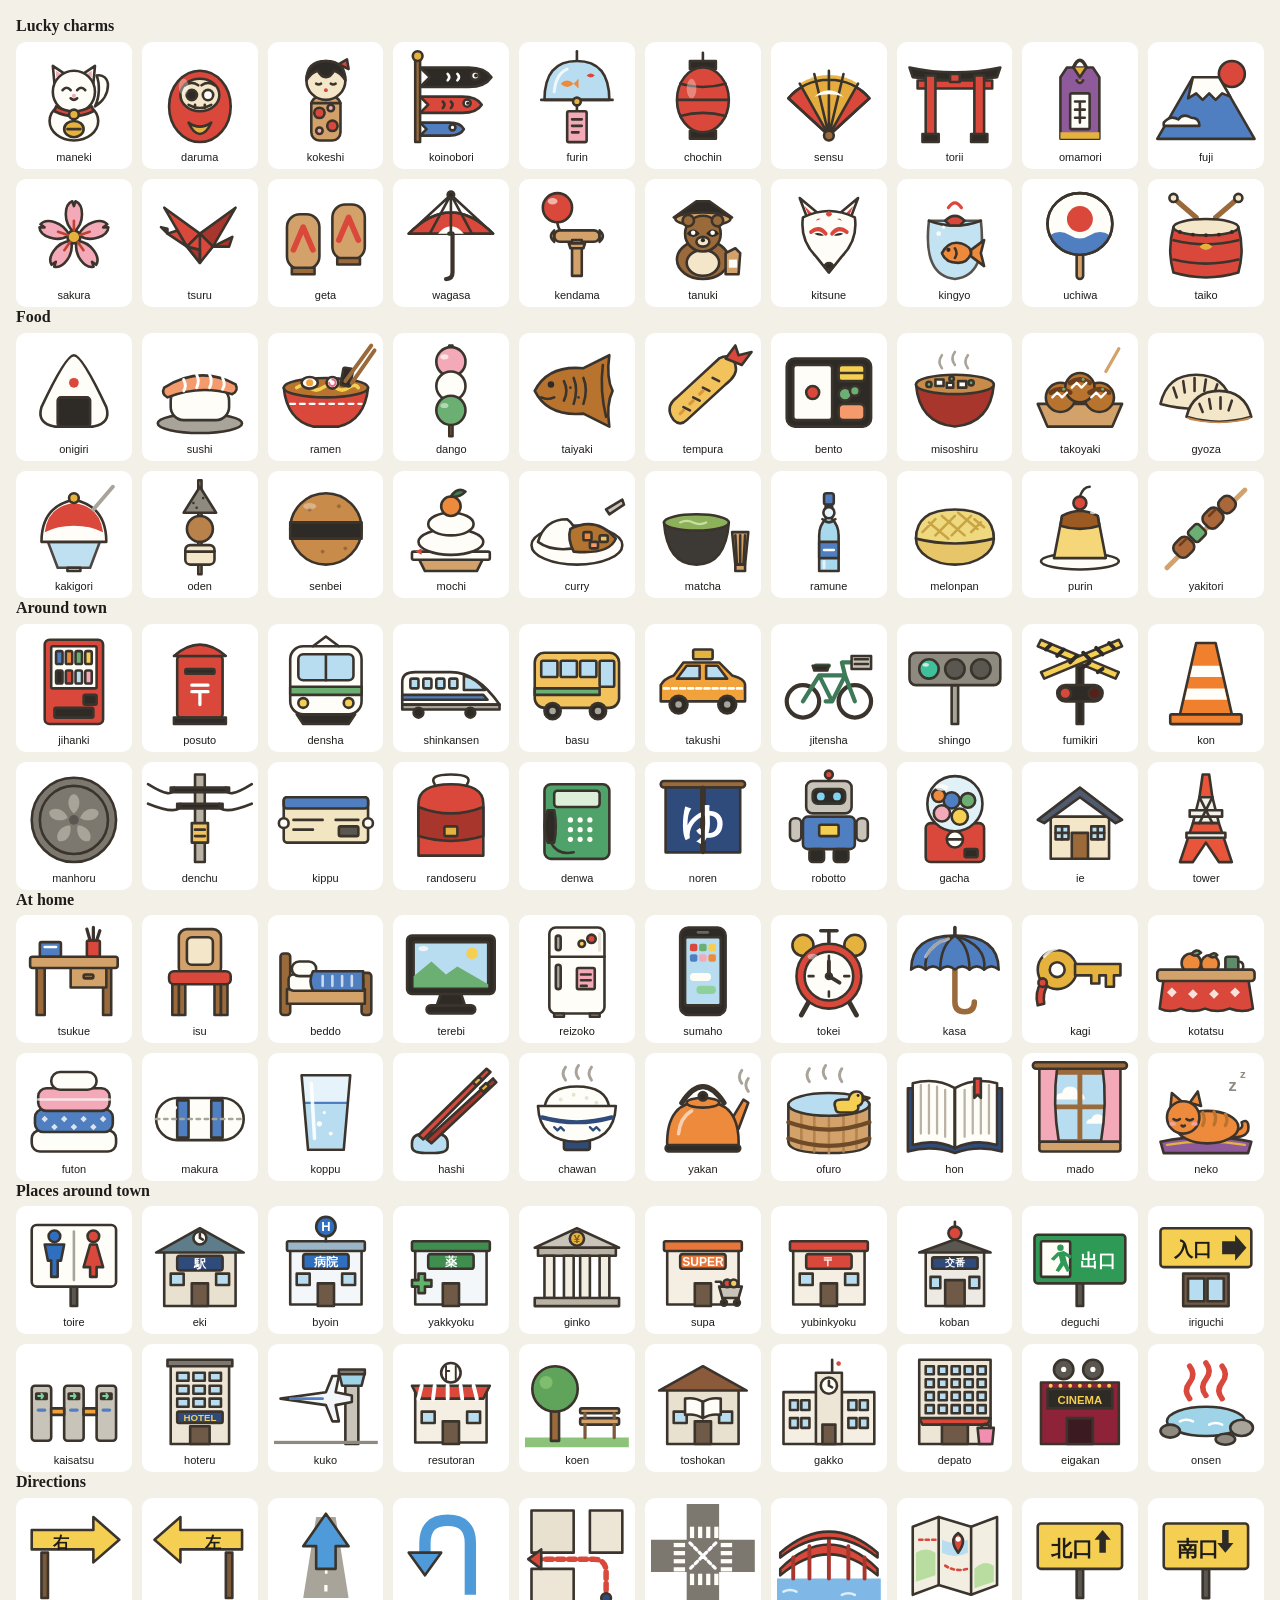
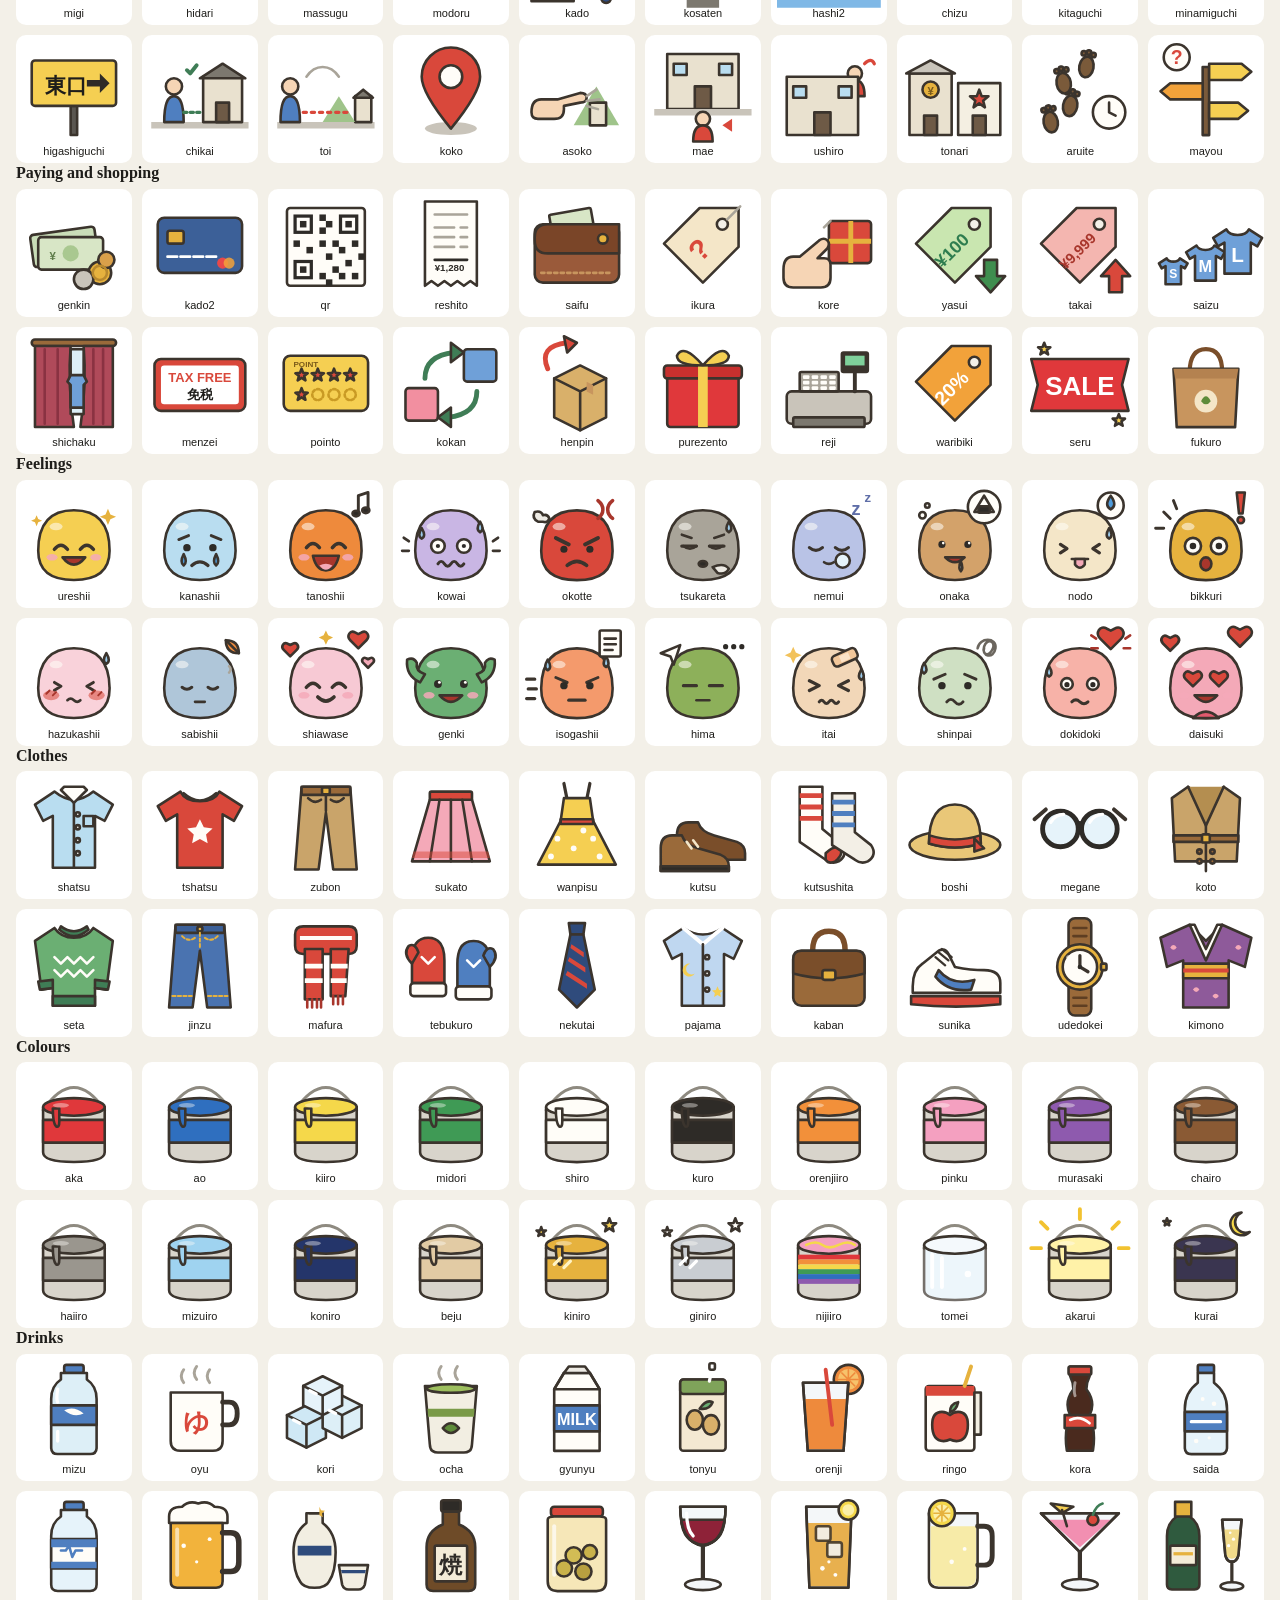
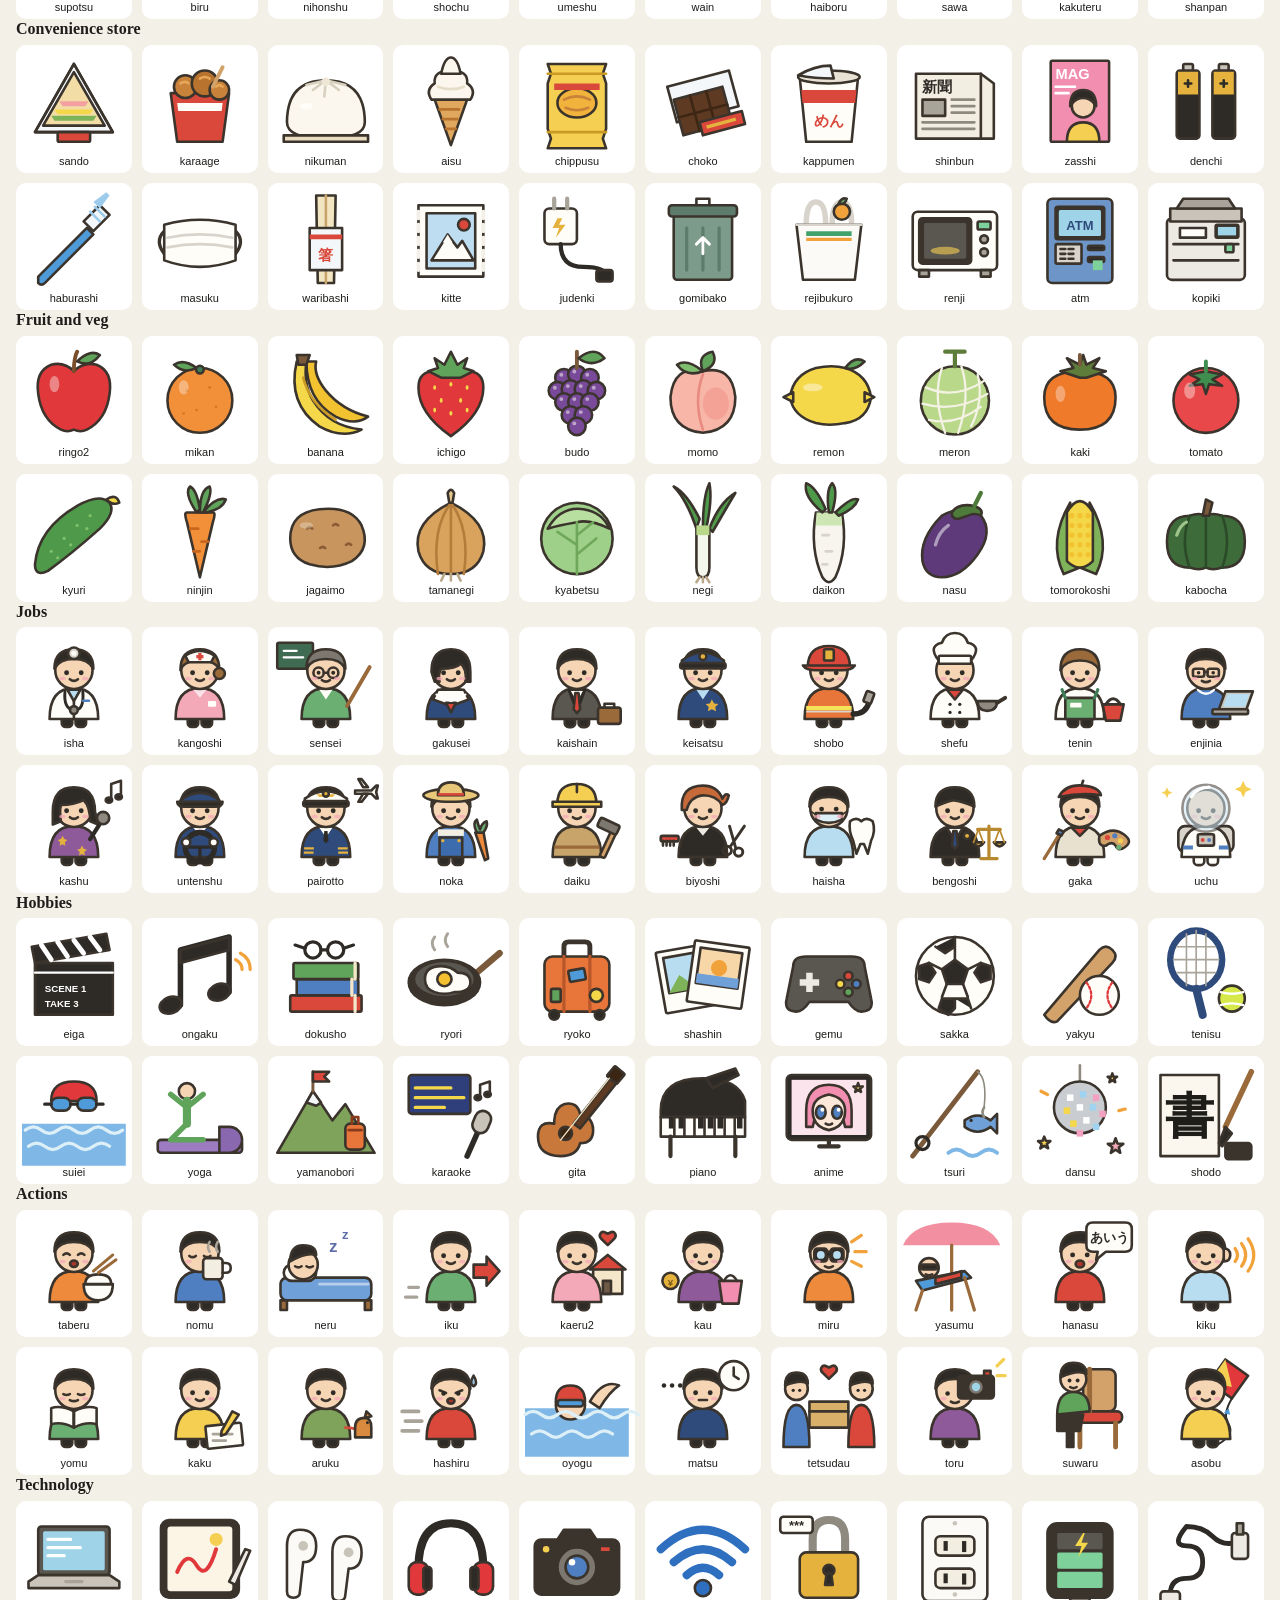
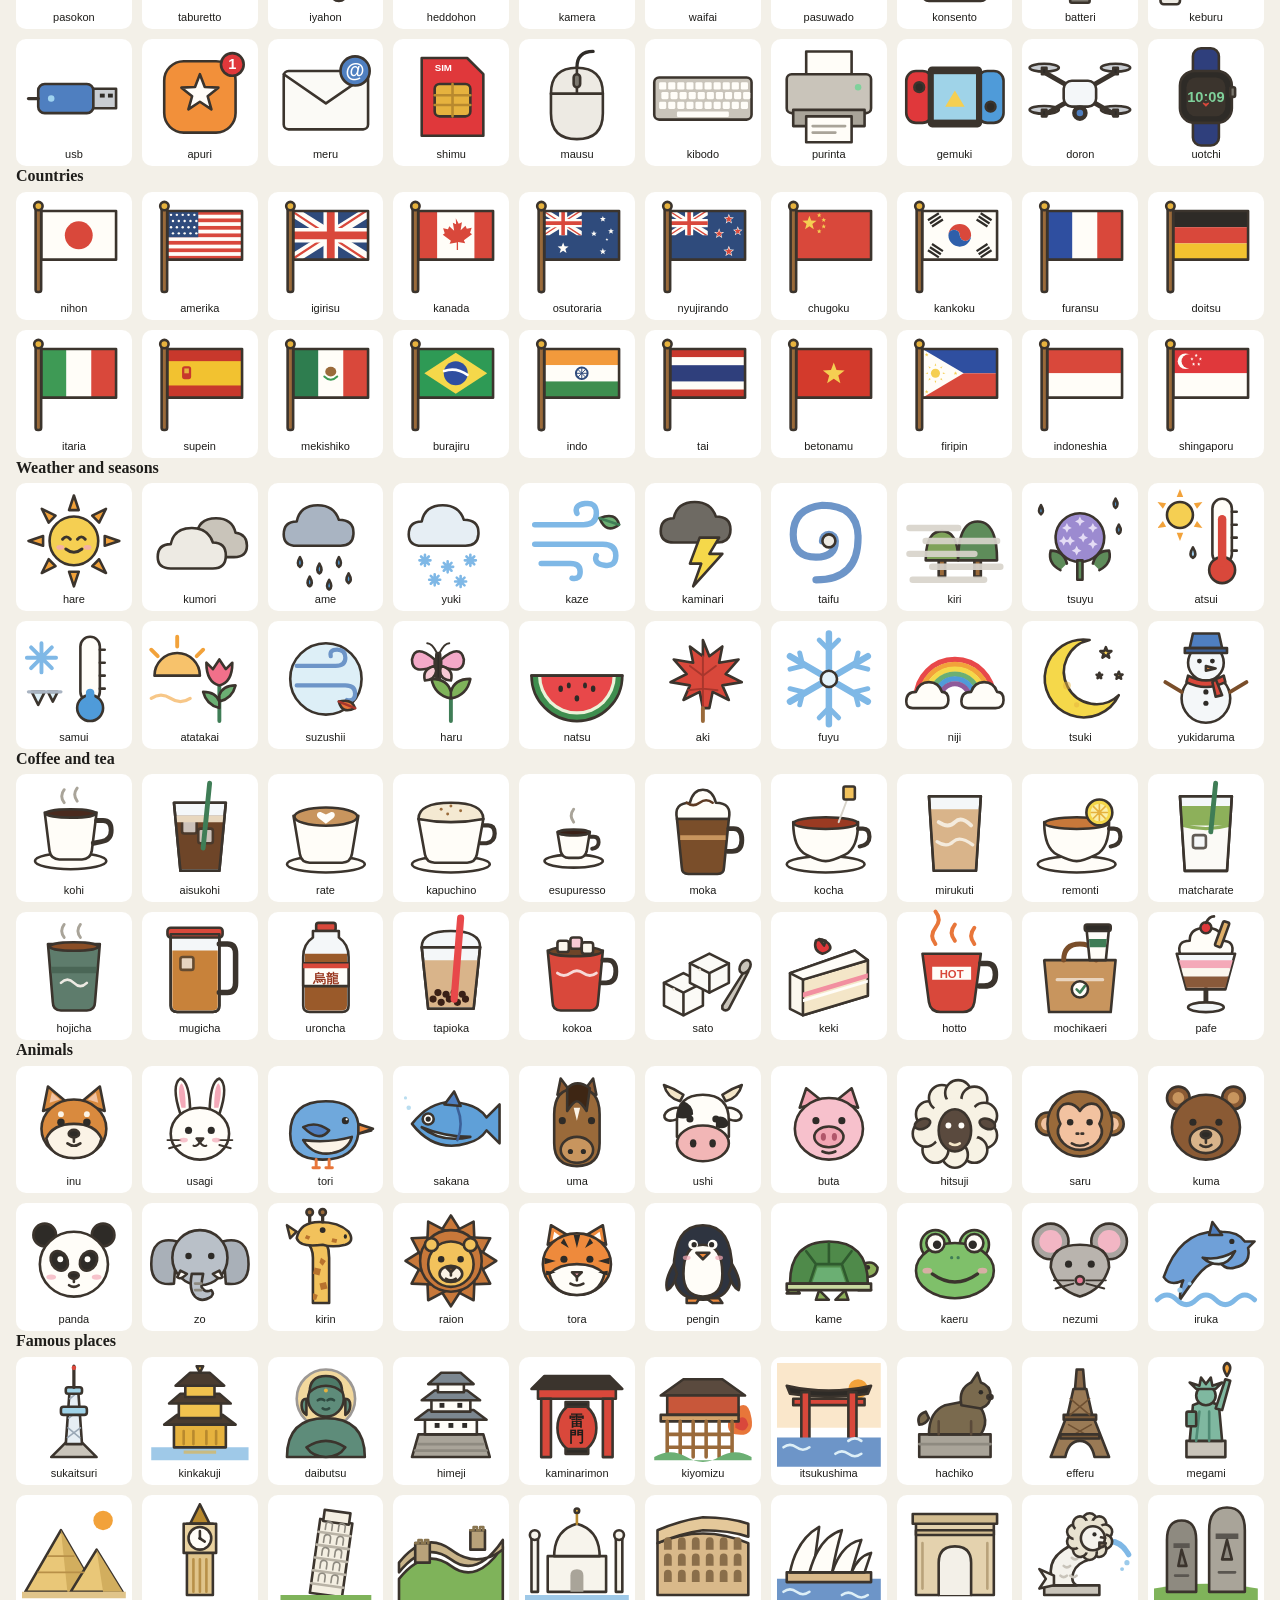
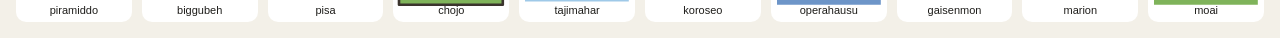
<file: design/toys.html>
<!doctype html><meta charset="utf-8"><title>Toys</title>
<link rel="stylesheet" href="../css/app.css">
<style>body{padding:16px;background:#F3F0E8} .grid{display:grid;grid-template-columns:repeat(10,1fr);gap:10px} .cell{background:#fff;border-radius:10px;padding:6px;text-align:center;font:11px sans-serif} .big{display:grid;grid-template-columns:repeat(5,1fr);gap:12px;margin-top:20px}</style>
<div id="out"></div>
<script src="../js/furi.js"></script><script src="../js/data/toys.js"></script><script src="../js/toys-art.js"></script>
<script>
document.getElementById("out").innerHTML = TOY_SETS.map(S => `<h3>${S.en}</h3><div class="grid">${S.toys.map(t => `<div class="cell">${toyArt(t.id)}<div>${t.id}</div></div>`).join("")}</div>`).join("");
</script>
</file>
<file: css/app.css>
/* ============================================================
   Nihongo Quest — a practice notebook for Japanese.
   Paper: washi. Ink: sumi. Seal: shu vermilion. Accent: ai indigo.

   Colour rules, from Hanzi Quest: completion always reads green; red is
   only the seal and "today's target", never a tick and never a miss. A miss
   is amber — it's something to look at, not an alarm.
   ============================================================ */

:root {
  --paper:     #F3F0E8;
  --sheet:     #FBFAF6;
  --sunken:    #E8E4D9;
  --ink:       #1E1D1A;
  --ink-2:     #4E4B44;
  --ink-3:     #858074;
  --rule:      #D6D0C2;
  --rule-2:    #E6E1D5;
  --seal:      #C2402F;
  --seal-wash: rgba(194, 64, 47, .09);
  --ai:        #2F4B7C;
  --ai-wash:   rgba(47, 75, 124, .09);
  --jade:      #3D7A57;
  --jade-wash: rgba(61, 122, 87, .13);
  --amber:     #A86A12;
  --amber-wash:rgba(168, 106, 18, .13);
  /* the three scripts, wherever they're told apart: hiragana is indigo,
     katakana plum, kanji ink — none of them green, amber or seal red */
  --c-hira:    #2F4B7C;
  --c-kata:    #86457A;
  --c-kanji:   #1E1D1A;
  --blush:     #F2A6A0;
  --gold:      #BF8F2E;
  --gold-soft: #F3E3BD;
  --petal:     #F6C1CC;
  /* the sections' groups, in the tab row and the phone's wheel (app.js
     NAV_GROUPS) — kept off green, amber and seal red, which mean things */
  --g-study:   #2F4B7C;
  --g-practise:#2A7472;
  --g-play:    #A87B22;
  --g-out:     #9A4870;
  --g-you:     #6B675E;
  --shadow:    0 1px 2px rgba(30, 29, 26, .06), 0 6px 18px rgba(30, 29, 26, .05);
  --shadow-lift: 0 2px 4px rgba(30, 29, 26, .08), 0 14px 34px rgba(30, 29, 26, .12);

  --f-display: "Newsreader", Georgia, serif;
  --f-body: "IBM Plex Sans", system-ui, -apple-system, "Segoe UI", sans-serif;
  --f-ja: "Hiragino Sans", "Noto Sans JP", "Yu Gothic", "Meiryo", sans-serif;
  --f-ja-serif: "Hiragino Mincho ProN", "Noto Serif JP", "Yu Mincho", serif;

  --r: 12px;
  --col: 44rem;
  color-scheme: light;
}

@media (prefers-color-scheme: dark) {
  :root:not([data-theme="light"]) {
    --paper: #151513; --sheet: #1F1E1B; --sunken: #0F0F0D;
    --ink: #ECE8DF; --ink-2: #B4AEA2; --ink-3: #7F796E;
    --rule: #37342E; --rule-2: #2A2824;
    --seal: #E26A56; --seal-wash: rgba(226, 106, 86, .13);
    --ai: #8CA7DA; --ai-wash: rgba(140, 167, 218, .12);
    --jade: #6CC195; --jade-wash: rgba(108, 193, 149, .14);
    --amber: #E0A646; --amber-wash: rgba(224, 166, 70, .14);
    --c-hira: #8CA7DA; --c-kata: #D38CC4; --c-kanji: #ECE8DF; --blush: #D9807A; --petal: #E7A2B3; --gold: #DDB45E; --gold-soft: #4A3C1E;
    --g-study: #8CA7DA; --g-practise: #6CC0BC; --g-play: #DDB45E; --g-out: #DA8DB4; --g-you: #B4AEA2;
    --shadow: 0 1px 2px rgba(0,0,0,.4), 0 6px 18px rgba(0,0,0,.3);
    --shadow-lift: 0 2px 4px rgba(0,0,0,.45), 0 14px 34px rgba(0,0,0,.45);
    color-scheme: dark;
  }
}
:root[data-theme="dark"] {
  --paper: #151513; --sheet: #1F1E1B; --sunken: #0F0F0D;
  --ink: #ECE8DF; --ink-2: #B4AEA2; --ink-3: #7F796E;
  --rule: #37342E; --rule-2: #2A2824;
  --seal: #E26A56; --seal-wash: rgba(226, 106, 86, .13);
  --ai: #8CA7DA; --ai-wash: rgba(140, 167, 218, .12);
  --jade: #6CC195; --jade-wash: rgba(108, 193, 149, .14);
  --amber: #E0A646; --amber-wash: rgba(224, 166, 70, .14);
  --c-hira: #8CA7DA; --c-kata: #D38CC4; --c-kanji: #ECE8DF; --blush: #D9807A; --petal: #E7A2B3; --gold: #DDB45E; --gold-soft: #4A3C1E;
  --g-study: #8CA7DA; --g-practise: #6CC0BC; --g-play: #DDB45E; --g-out: #DA8DB4; --g-you: #B4AEA2;
  --shadow: 0 1px 2px rgba(0,0,0,.4), 0 6px 18px rgba(0,0,0,.3);
  --shadow-lift: 0 2px 4px rgba(0,0,0,.45), 0 14px 34px rgba(0,0,0,.45);
  color-scheme: dark;
}

/* The painted places (a shopfront, the sushi door and counter, the station,
   the konbini, the stalls) are pictures with their own light, the same by
   day or night: inside them, ink and paper keep their light-theme values,
   so a word on a pale wall never turns pale itself. What's in your hands
   beside them follows the theme as usual. */
.kb-store, .ws-street-door, .ws-entry-scene, .sn-station {
  --paper: #F3F0E8; --sheet: #FBFAF6; --sunken: #E8E4D9;
  --ink: #1E1D1A; --ink-2: #4E4B44; --ink-3: #858074;
  --rule: #D6D0C2; --rule-2: #E6E1D5;
  --seal: #C2402F; --seal-wash: rgba(194, 64, 47, .09);
  --ai: #2F4B7C; --ai-wash: rgba(47, 75, 124, .09);
  --jade: #3D7A57; --jade-wash: rgba(61, 122, 87, .13);
  --amber: #A86A12; --amber-wash: rgba(168, 106, 18, .13);
  --c-hira: #2F4B7C; --c-kata: #86457A; --c-kanji: #1E1D1A;
  --blush: #F2A6A0; --gold: #BF8F2E; --gold-soft: #F3E3BD; --petal: #F6C1CC;
  --shadow: 0 1px 2px rgba(30, 29, 26, .06), 0 6px 18px rgba(30, 29, 26, .05);
  --shadow-lift: 0 2px 4px rgba(30, 29, 26, .08), 0 14px 34px rgba(30, 29, 26, .12);
  color-scheme: light; color: var(--ink);
}

* { box-sizing: border-box; }
html { -webkit-text-size-adjust: 100%; }
body {
  margin: 0; background: var(--paper); color: var(--ink);
  font: 15px/1.55 var(--f-body);
  -webkit-font-smoothing: antialiased;
}
[lang="ja"] { font-family: var(--f-ja); }
button { font: inherit; color: inherit; background: none; border: 0; padding: 0; cursor: pointer; }
button:disabled { cursor: default; }
:focus-visible { outline: 2px solid var(--ai); outline-offset: 2px; border-radius: 6px; }
h1, h2, h3 { font-family: var(--f-display); font-weight: 600; line-height: 1.2; margin: 0 0 .4em; }
h1 { font-size: 1.75rem; }
h2 { font-size: 1.2rem; }
h3 { font-size: 1rem; }
p { margin: 0 0 .8em; }
code { font-size: .9em; background: var(--sunken); padding: 1px 5px; border-radius: 4px; }
kbd {
  font: 500 .72em var(--f-body); border: 1px solid currentColor; border-radius: 4px;
  padding: 0 4px; opacity: .55; margin-left: .35em; vertical-align: 1px;
}
textarea, input[type="text"], select, .sp-input {
  font: inherit; color: var(--ink); background: var(--sheet);
  border: 1px solid var(--rule); border-radius: 8px; padding: 8px 10px; width: 100%;
}
select { width: auto; }

.muted { color: var(--ink-3); }
.small { font-size: .86rem; }
.warn { color: var(--amber); }
.lede { color: var(--ink-2); font-size: 1.02rem; }
.eyebrow { font-size: .74rem; letter-spacing: .08em; text-transform: uppercase; color: var(--ink-3); margin-bottom: .35rem; font-weight: 500; }
.rom { display: block; font-size: .78rem; color: var(--ink-3); }
.rom-always { color: var(--ink-3); font-size: .9em; }
.link { color: var(--ai); font-size: .9rem; font-weight: 500; }
.link:hover { text-decoration: underline; }
ul.plain { list-style: none; margin: 0; padding: 0; }
ul.plain li { padding: 6px 0; border-top: 1px solid var(--rule-2); font-size: .9rem; }
ul.plain li:first-child { border-top: 0; }

/* ---------- buttons ---------- */

.btn {
  display: inline-flex; align-items: center; justify-content: center; gap: .3em;
  background: var(--ink); color: var(--paper); border-radius: 999px;
  padding: 10px 20px; font-weight: 500; transition: transform .08s, background .15s;
  position: relative; overflow: hidden;
}
.btn:hover:not(:disabled) { transform: translateY(-1px); }
.btn:disabled { opacity: .35; }
.btn-lg { padding: 13px 26px; font-size: 1.02rem; margin-top: .4rem; }
.btn-sm { padding: 7px 14px; font-size: .88rem; }
.btn-ghost { background: transparent; color: var(--ink); border: 1px solid var(--rule); }
.btn-ghost:hover:not(:disabled) { border-color: var(--ink-3); }
.btn.danger, .btn-ghost.danger { color: var(--seal); border-color: var(--seal-wash); }
.btn.danger-fill { background: var(--seal); color: #fff; }
/* the auto-advance countdown, drawn across the Next button */
.btn.counting::after {
  content: ""; position: absolute; left: 0; bottom: 0; height: 3px; background: var(--jade);
  animation: adv var(--adv, 1100ms) linear forwards;
}
@keyframes adv { from { width: 0; } to { width: 100%; } }
.icon-btn { width: 38px; height: 38px; border-radius: 50%; display: grid; place-items: center; font-size: 1.05rem; position: relative; }
.icon-btn:hover { background: var(--sunken); }

/* ---------- drawings: icons, the cat, the hanamaru, stamps, petals ---------- */

.ico { width: 1.15em; height: 1.15em; fill: none; stroke: currentColor; stroke-width: 1.7; stroke-linecap: round; stroke-linejoin: round; vertical-align: -.2em; flex: none; }
.icon-btn .ico { width: 20px; height: 20px; }
.play .ico { width: 42%; height: 42%; stroke-width: 1.5; }
.v-ico { stroke-width: 2.4; }
.task .tick .ico { width: 14px; height: 14px; stroke-width: 2.6; }
.task.locked .tick .ico { width: 16px; height: 16px; stroke-width: 1.7; color: var(--ink-3); }
.check-days .ico { width: 18px; height: 18px; stroke-width: 2.6; }

.neko { width: 88px; height: 88px; overflow: visible; }
.neko .nk-body { fill: var(--sheet); stroke: var(--ink); stroke-width: 2.6; stroke-linejoin: round; }
.neko .nk-ear { fill: var(--blush); opacity: .75; }
.neko .nk-line { fill: none; stroke: var(--ink); stroke-width: 2.6; stroke-linecap: round; stroke-linejoin: round; }
.neko .nk-ink { fill: var(--ink); }
.neko .nk-shine { fill: var(--sheet); }
.neko .nk-cheek { fill: var(--blush); opacity: .7; }
.neko .nk-whisk { stroke: var(--ink-3); stroke-width: 1.6; stroke-linecap: round; }
.neko .nk-spark { stroke: var(--gold, #C9A13B); stroke: #D9A93E; stroke-width: 2.4; stroke-linecap: round; }
.neko .nk-band { fill: var(--seal); }
.neko .nk-z { font: 700 13px var(--f-body); fill: var(--ink-3); }
.neko .nk-z.small { font-size: 9px; }
.neko .nk-dot { fill: var(--ink-3); }
.neko.bob { animation: bob 2.4s ease-in-out infinite; transform-origin: 50% 90%; }
.neko.hop { animation: hop .9s cubic-bezier(.3,1.6,.5,1) 1; transform-origin: 50% 100%; }
@keyframes bob { 50% { transform: translateY(-4px) rotate(-2deg); } }
@keyframes hop { 0% { transform: translateY(12px) scale(.9, 1.08); } 40% { transform: translateY(-14px) scale(1.02); } 100% { transform: none; } }

.hanamaru { position: absolute; left: 50%; top: 50%; width: 230px; height: 230px; transform: translate(-50%, -50%); pointer-events: none; overflow: visible; z-index: -1; }
.hanamaru path { fill: none; stroke: var(--seal); stroke-width: 4; stroke-linecap: round; stroke-linejoin: round;
  stroke-dasharray: 1; stroke-dashoffset: 1; animation: draw 1.5s .25s cubic-bezier(.5,.1,.3,1) forwards; opacity: .9; }
@keyframes draw { to { stroke-dashoffset: 0; } }
.score-wrap { position: relative; display: inline-block; margin: 2.8rem auto 2.4rem; padding: 0 .3em; z-index: 0; isolation: isolate; }

.stamp {
  display: inline-grid; place-items: center; width: 92px; height: 92px; border-radius: 50%;
  border: 3.5px double var(--seal); color: var(--seal); font: 700 1.7rem/1 var(--f-ja-serif);
  transform: rotate(-12deg); opacity: .9; animation: thunk .45s .5s cubic-bezier(.2,1.8,.4,1) both;
  box-shadow: inset 0 0 0 2px var(--seal-wash);
}
.stamp span { writing-mode: horizontal-tb; letter-spacing: .02em; }
.stamp.stamp-long { width: 104px; height: 104px; font-size: 1rem; border-radius: 16px; }
.stamp.stamp-long span { writing-mode: vertical-rl; line-height: 1.15; }
@keyframes thunk { from { transform: scale(2.2) rotate(-4deg); opacity: 0; } 70% { opacity: .95; } to { transform: scale(1) rotate(-12deg); opacity: .9; } }

.petals { position: absolute; inset: 0; overflow: hidden; pointer-events: none; z-index: 2; }
.petals i {
  position: absolute; top: -20px; left: var(--x); width: 12px; height: 9px; background: var(--petal);
  border-radius: 150% 0 150% 0; opacity: .9; transform: scale(var(--s));
  animation: fall var(--t) var(--d) linear forwards;
}
@keyframes fall {
  0% { transform: translate(0, 0) rotate(0) scale(var(--s)); opacity: 0; }
  10% { opacity: .95; }
  100% { transform: translate(var(--drift), 105vh) rotate(540deg) scale(var(--s)); opacity: .6; }
}
@media (prefers-reduced-motion: reduce) {
  .hanamaru path, .stamp, .neko.bob, .neko.hop { animation: none; stroke-dashoffset: 0; }
}

/* the finish screens */
.celebrate { display: flex; align-items: center; justify-content: center; gap: 1.2rem; margin: .4rem 0 .6rem; min-height: 100px; }
.celebrate .neko { width: 104px; height: 104px; }
.finish .finish-big { margin: 0; }

/* ---------- the frame ---------- */

.app { min-height: 100vh; }
.topbar {
  position: sticky; top: 0; z-index: 20; display: flex; align-items: center; gap: 1rem;
  padding: 10px max(16px, calc((100vw - 72rem) / 2)); background: color-mix(in srgb, var(--paper) 88%, transparent);
  backdrop-filter: blur(10px); border-bottom: 1px solid var(--rule-2);
}
.brand { display: flex; align-items: center; gap: .55rem; }
.brand-seal {
  width: 30px; height: 30px; border-radius: 6px; background: var(--seal); color: #fff;
  display: grid; place-items: center; font: 700 20px/1 var(--f-ja-serif);
}
.brand-name { font: 600 1.12rem var(--f-display); }
.top-nav { display: flex; gap: .2rem; margin-left: 1rem; }
.top-nav button { padding: 6px 12px; border-radius: 999px; color: var(--ink-2); font-size: .92rem; }
.top-nav button:hover { background: var(--sunken); }
.top-nav button.on { background: var(--ink); color: var(--paper); }
.top-nav .nz { font-size: .85em; margin-right: .2em; color: var(--g); }
[data-g="study"] { --g: var(--g-study); } [data-g="practise"] { --g: var(--g-practise); } [data-g="play"] { --g: var(--g-play); }
[data-g="out"] { --g: var(--g-out); } [data-g="you"] { --g: var(--g-you); }
.top-nav button:hover { background: color-mix(in srgb, var(--g) 12%, transparent); }
.top-nav button.on { background: var(--g); color: var(--paper); }
.top-nav button.on .nz { color: inherit; opacity: .8; }
.top-nav button.g-first:not(:first-child) { margin-left: .5rem; }
/* Eleven sections on one line each need ~1430px of bar, more than the
   72rem column, so from 1500px the bar grows to 92rem (wider than the page
   below it) and every label sits on one line. Narrower, each label stacks
   (the Japanese over the English), the padding tightens, "Out & about" is
   just "Out" (as in the phone's drawer), below 1000px the wordmark gives way
   to its seal, and below 900px the tabs tighten once more. If a section is
   added and they still don't fit, the tab row scrolls inside the bar rather
   than pushing Backup and Settings off the screen. */
@media (min-width: 1500px) {
  .topbar { padding-inline: max(16px, calc((100vw - 92rem) / 2)); }
  .top-nav button { white-space: nowrap; } .brand-name { white-space: nowrap; }
}
@media (max-width: 1499px) { .top-nav { gap: 0; margin-left: .5rem; } .top-nav button { padding: 5px 9px; } .top-nav .nav-more { display: none; } }
@media (max-width: 999px) and (min-width: 721px) { .brand-name { display: none; } }
@media (max-width: 899px) and (min-width: 721px) {
  .topbar { gap: .5rem; }
  .top-nav { margin-left: 0; }
  .top-nav button { padding: 5px 5px; font-size: .84rem; }
  .top-nav button.g-first:not(:first-child) { margin-left: .2rem; }
}
@media (min-width: 721px) {
  .top-nav { min-width: 0; overflow-x: auto; scrollbar-width: none; }
  .top-nav::-webkit-scrollbar { display: none; }
  .top-actions, .brand-seal { flex: none; }
}
.top-actions { margin-left: auto; display: flex; gap: .2rem; }
#saveBtn.nudge::after {
  content: ""; position: absolute; top: 6px; right: 6px; width: 8px; height: 8px;
  border-radius: 50%; background: var(--amber);
}

main { max-width: 72rem; margin: 0 auto; padding: 20px 16px; }
.view { display: none; }
.view.on { display: block; animation: fade .18s ease-out; }
@keyframes fade { from { opacity: 0; transform: translateY(4px); } }

/* Phone-only pieces: nothing on a desktop. The phone layer at the end of
   this file is the only thing that shows them. */
.burger, .drawer, .sheet-done, .m-title { display: none; }

.card {
  background: var(--sheet); border: 1px solid var(--rule-2); border-radius: var(--r);
  padding: 18px 20px; box-shadow: var(--shadow); margin-bottom: 16px;
}
.card-head { display: flex; align-items: baseline; justify-content: space-between; gap: 1rem; margin-bottom: .6rem; }
.card-head h2 { margin: 0; }
.count { color: var(--ink-3); font-size: .84rem; }
.banner { background: var(--ai-wash); border-color: transparent; box-shadow: none; }

/* ---------- Today ---------- */

.today-grid { display: grid; grid-template-columns: minmax(0, 1fr) 20rem; gap: 16px; align-items: start; }
.hero { padding: 24px 26px; position: relative; overflow: hidden; }
.hero::before {
  content: ""; position: absolute; inset: 0 auto 0 0; width: 4px; background: var(--seal);
}
.hero.done::before { background: var(--jade); }
.hero.check::before { background: var(--ai); }
.hero.review::before { background: var(--amber); }
.hero.review .eyebrow { color: var(--amber); }
.hero.review .btn-ghost { margin-left: 8px; }
.hero-row { display: flex; gap: 1rem; justify-content: space-between; align-items: flex-start; }
.hero-seal {
  width: 64px; height: 64px; border-radius: 12px; border: 2px solid var(--seal); color: var(--seal);
  display: grid; place-items: center; font: 700 38px var(--f-ja-serif); margin-bottom: 1rem;
}
.hero-ring { position: relative; flex: none; width: 64px; height: 64px; }
.hero-ring span {
  position: absolute; inset: 0; display: flex; flex-direction: column; align-items: center; justify-content: center;
  font-weight: 600; font-size: .95rem; line-height: 1.05;
}
.hero-ring small { font-size: .62rem; color: var(--ink-3); font-weight: 400; }
.ring-bg { fill: none; stroke: var(--rule-2); }
.ring-fg { fill: none; stroke: var(--jade); stroke-linecap: round; transition: stroke-dashoffset .5s; }

.check-days { display: flex; gap: .5rem; margin: .6rem 0 1rem; }
.check-days span {
  width: 38px; height: 38px; border-radius: 50%; border: 2px dashed var(--rule); display: grid; place-items: center;
  color: var(--ink-3); font-weight: 600;
}
.check-days span.on { border: 2px solid var(--jade); background: var(--jade-wash); color: var(--jade); }

.tasks { list-style: none; margin: 0; padding: 0; }
.task {
  width: 100%; display: grid; grid-template-columns: 28px 3.2rem 1fr; align-items: center; gap: .6rem;
  text-align: left; padding: 10px 8px; border-radius: 8px; border-top: 1px solid var(--rule-2);
}
.tasks li:first-child .task { border-top: 0; }
.task:hover:not(:disabled) { background: var(--sunken); }
.task .tick {
  width: 24px; height: 24px; border-radius: 50%; border: 2px solid var(--rule); display: grid; place-items: center;
  font-size: .78rem; color: #fff;
}
.task.done .tick { background: var(--jade); border-color: var(--jade); }
.task.locked { opacity: .55; }
.task.locked .tick { border: 0; color: inherit; }
.task-jp { font-size: 1.05rem; color: var(--ink-2); }
.task-en { display: flex; flex-direction: column; font-weight: 500; }
.task-en small { color: var(--ink-3); font-weight: 400; font-size: .82rem; }
.task.done .task-en { color: var(--ink-2); }

.tiles { display: grid; grid-template-columns: repeat(auto-fill, minmax(8.2rem, 1fr)); gap: 8px; }
.tile {
  text-align: left; border: 1px solid var(--rule-2); border-radius: 10px; padding: 10px;
  display: flex; flex-direction: column; gap: .4rem; background: var(--paper);
}
.tile:hover:not(:disabled) { border-color: var(--ink-3); box-shadow: var(--shadow); }
.tile:disabled { opacity: .5; }
.tile-top { display: flex; align-items: center; gap: .5rem; }
.tile-top > div { display: flex; flex-direction: column; line-height: 1.2; }
.tile-jp { font-size: 1.05rem; }
.tile-big { font-size: 1.35rem; width: 44px; text-align: center; }
.tile-en { font-size: .85rem; color: var(--ink-2); }
.tile small { color: var(--ink-3); font-size: .78rem; }

.spread { display: flex; height: 6px; border-radius: 3px; overflow: hidden; background: var(--rule-2); }
.spread i { display: block; }
.spread .s3 { background: var(--jade); }
.spread .s2 { background: color-mix(in srgb, var(--jade) 62%, var(--rule-2)); }
.spread .s1 { background: color-mix(in srgb, var(--jade) 30%, var(--rule-2)); }
.spread .s0 { background: var(--rule-2); }

.prog-row { display: grid; grid-template-columns: 5.2rem 1fr 3.4rem; gap: .6rem; align-items: center; margin: .4rem 0; font-size: .9rem; }
.prog-row small { color: var(--ink-3); text-align: right; }
.bar { height: 6px; border-radius: 3px; background: var(--rule-2); overflow: hidden; }
.bar i { display: block; height: 100%; background: var(--jade); }

/* ---------- Today, compact ---------- */

/* one row for an ordinary day; a busy day (words and kanji) wraps rather than squeezing */
.tasks.grid { display: grid; grid-template-columns: repeat(auto-fit, minmax(8.2rem, 1fr)); gap: 8px; }
.tasks.grid .task-en { min-width: 0; font-size: .9rem; line-height: 1.3; }
.tasks.grid .task-en small { white-space: nowrap; overflow: hidden; text-overflow: ellipsis; }
.tasks.grid .task {
  border: 1px solid var(--rule-2); border-top: 1px solid var(--rule-2); border-radius: 10px; background: var(--paper);
  grid-template-columns: 22px 1fr; grid-template-rows: auto auto; column-gap: .5rem; padding: 8px 10px; height: 100%;
}
.tasks.grid li:first-child .task { border-top: 1px solid var(--rule-2); }
.tasks.grid .task.done { background: var(--jade-wash); border-color: transparent; }
.tasks.grid .task:hover:not(:disabled) { border-color: var(--ink-3); background: var(--sheet); }
.tasks.grid .task.done:hover { background: var(--jade-wash); }

.tasks.grid .task .tick { grid-row: span 2; align-self: center; }
.tasks.grid .task-jp { font-size: .8rem; color: var(--ink-3); line-height: 1; }
.tile .ring { width: 36px; height: 36px; }

.prog { padding: 12px 16px; }
.prog-head { display: flex; justify-content: space-between; align-items: baseline; margin-bottom: .2rem; }
.prog-head .eyebrow { margin: 0; }
.prog .prog-row { grid-template-columns: 4.4rem 1fr 3rem; margin: .25rem 0; font-size: .82rem; }
.prog .bar { height: 4px; }
.tiny { font-size: .76rem; margin: .3rem 0 0; }

.more { flex: none; width: 30px; display: grid; place-items: center; color: var(--ink-3); border-radius: 6px; }
.more:hover { background: var(--sunken); color: var(--ink); }
.empty { display: flex; gap: .8rem; align-items: center; }
.neko.mini { width: 56px; height: 56px; flex: none; }
.stamp.mini { width: 52px; height: 52px; font-size: 1.1rem; flex: none; animation-delay: .9s; }

.hero-first .hero-art { display: flex; align-items: flex-end; gap: .6rem; margin-bottom: .8rem; }
.hero-first .hero-seal { margin-bottom: 0; }
.hero .hero-neko { width: 72px; height: 72px; flex: none; }
.hero-row .hero-text { flex: 1; }
.hero .hero-corner { position: absolute; right: 16px; top: 14px; width: 64px; height: 64px; }
.hero.check h1, .hero.check .eyebrow { padding-right: 70px; }
.banner-done {
  display: flex; gap: .9rem; align-items: center; text-align: left; max-width: 30rem; margin: 1rem auto 0;
  background: var(--sheet); border: 1px solid var(--rule-2); border-radius: 14px; padding: 10px 14px; box-shadow: var(--shadow);
}

/* On a desktop screen Today fits without scrolling: the rail fills the
   height and its word list scrolls inside its own card. */
@media (min-width: 901px) and (min-height: 620px) {
  /* The rail is as tall as the main column and no taller: its content is
     taken out of the flow, so the row's height comes from the left, and the
     words list ends level with the last card there, scrolling inside. */
  #v-today.on .today-grid { align-items: stretch; }
  #v-today .col-rail { position: relative; min-height: 22rem; }
  #v-today .rail-in { position: absolute; inset: 0 0 12px; display: flex; flex-direction: column; }
  #v-today .col-rail .card { margin-bottom: 12px; }
  #v-today .deck { flex: 1; min-height: 0; display: flex; flex-direction: column; margin-bottom: 0; }
  #v-today .deck .wgrid { flex: 1; min-height: 0; overflow: auto; margin-right: -8px; padding-right: 6px; }
  #v-today .hero { padding: 18px 22px; }
  #v-today .hero h1 { font-size: 1.5rem; }
  #v-today .hero .lede { margin-bottom: .5rem; }
  #v-today .card { margin-bottom: 12px; }
}

/* Words you can read: small squarish tiles, three or so across, so the
   rail holds many at once instead of one long list. Tap says it; the
   corner › opens its card. */
.wgrid { display: grid; grid-template-columns: repeat(auto-fill, minmax(5.4rem, 1fr)); gap: 6px; align-content: start; }
.wtile { position: relative; }
.wt-say {
  width: 100%; min-height: 4.6rem; height: 100%; border: 1px solid var(--rule-2); border-radius: 10px; background: var(--paper);
  display: flex; flex-direction: column; align-items: center; justify-content: center; gap: 2px; padding: 8px 6px 6px; text-align: center;
}
.wt-say:hover { border-color: var(--ink-3); background: var(--sheet); }
.wt-jp { font-size: 1.05rem; line-height: 1.5; word-break: keep-all; overflow-wrap: anywhere; }
.wt-jp rt { font-size: .5em; }
.wt-en { font-size: .7rem; color: var(--ink-3); line-height: 1.2; display: -webkit-box; -webkit-line-clamp: 2; -webkit-box-orient: vertical; overflow: hidden; }
.wt-say .rom { font-size: .66rem; }
.wt-more {
  position: absolute; top: 2px; right: 2px; width: 22px; height: 22px; border-radius: 6px; display: grid; place-items: center;
  color: var(--ink-3); opacity: .6;
}
.wt-more .ico { width: 13px; height: 13px; }
.wt-more:hover { opacity: 1; background: var(--sunken); color: var(--ink); }

/* ---------- the kana chart ---------- */

.chart-head { display: flex; align-items: center; gap: 1rem; flex-wrap: wrap; margin-bottom: 14px; }
.seg { display: inline-flex; background: var(--sunken); border-radius: 999px; padding: 3px; flex-wrap: wrap; }
.seg button { padding: 6px 14px; border-radius: 999px; font-size: .9rem; color: var(--ink-2); }
.seg button.on { background: var(--sheet); color: var(--ink); box-shadow: var(--shadow); }
.seg button:disabled { opacity: .35; }
.seg.seg-sm button { padding: 3px 10px; font-size: .8rem; }
.chart-sec h2 [lang="ja"] { color: var(--ink-3); font-size: .85em; margin-right: .3em; }
.chart-cols { display: grid; grid-template-columns: repeat(auto-fit, minmax(22rem, 1fr)); gap: 0 16px; align-items: start; }
.kgrid { display: grid; gap: 6px; }
.kgrid.c5 { grid-template-columns: repeat(5, minmax(0, 4.6rem)); }
.kgrid.c3 { grid-template-columns: repeat(3, minmax(0, 5.6rem)); }
.kgrid.c5.labelled { grid-template-columns: 1.6rem repeat(5, minmax(0, 4.6rem)); }
.kgrid.c3.labelled { grid-template-columns: 1.6rem repeat(3, minmax(0, 5.6rem)); }
.kh { display: flex; align-items: center; justify-content: center; font: 600 .95rem var(--f-body); color: var(--ink-2); }
.kh-col { padding-bottom: 2px; }
.kh-row { justify-content: flex-end; padding-right: 4px; }
.kgrid.c4 { grid-template-columns: repeat(4, minmax(0, 5rem)); }
.kc {
  aspect-ratio: 1 / 1; border-radius: 10px; border: 1px solid var(--rule-2); background: var(--paper);
  display: flex; flex-direction: column; align-items: center; justify-content: center; position: relative;
}
.kc.blank { border: 0; background: transparent; }
.kc.got { background: var(--sheet); border-color: var(--rule); }
.kc.not { color: var(--ink-3); opacity: .5; }
.kc:hover:not(.blank) { box-shadow: var(--shadow-lift); opacity: 1; }
.kg { font-size: 1.75rem; line-height: 1; font-family: var(--f-ja); }
.c3 .kg, .c4 .kg { font-size: 1.45rem; }
.kr { font-size: .7rem; color: var(--ink-3); margin-top: 3px; }
.dots { position: absolute; bottom: 5px; left: 50%; transform: translateX(-50%); width: 18px; height: 3px; border-radius: 2px; background: var(--rule-2); }
.dots::after { content: ""; position: absolute; inset: 0 auto 0 0; border-radius: 2px; background: var(--jade); }
.dots.d0::after { width: 0; } .dots.d1::after { width: 33%; } .dots.d2::after { width: 66%; } .dots.d3::after { width: 100%; }
.legend .dots { position: relative; display: inline-block; bottom: auto; left: auto; transform: none; vertical-align: middle; }

/* ---------- Record ---------- */

.stats { display: grid; grid-template-columns: repeat(4, 1fr); gap: 10px; margin-bottom: 16px; }
.stat { background: var(--sheet); border: 1px solid var(--rule-2); border-radius: var(--r); padding: 14px 16px; display: flex; flex-direction: column; }
.stat b { font: 600 1.7rem var(--f-display); display: flex; align-items: center; gap: 4px; }
.stat span { color: var(--ink-3); font-size: .84rem; }
.record-grid { display: grid; grid-template-columns: repeat(auto-fit, minmax(19rem, 1fr)); gap: 0 16px; }
.sk-line { display: grid; grid-template-columns: 8rem 1fr 3rem; gap: .6rem; align-items: center; margin: .5rem 0; font-size: .9rem; }
.sk-line small { color: var(--ink-3); text-align: right; }
.cal { display: grid; grid-template-rows: repeat(7, 12px); grid-auto-flow: column; grid-auto-columns: 12px; gap: 3px; }
.cal i { border-radius: 3px; background: var(--rule-2); }
.cal i.l1 { background: color-mix(in srgb, var(--jade) 35%, var(--rule-2)); }
.cal i.l2 { background: color-mix(in srgb, var(--jade) 65%, var(--rule-2)); }
.cal i.l3 { background: var(--jade); }
.cal i.now { outline: 1.5px solid var(--seal); }
.chips { display: flex; flex-wrap: wrap; gap: 6px; }
.chip { border: 1px solid var(--rule); border-radius: 999px; padding: 4px 10px; font-size: 1.05rem; background: var(--paper); }
.chip small { font-family: var(--f-body); color: var(--ink-3); font-size: .74rem; }
.foot-ver { text-align: center; margin-top: 1rem; }

/* ---------- Sprint picker ---------- */

.sprint-grid { display: grid; grid-template-columns: minmax(0, 1fr) 20rem; gap: 16px; align-items: start; }
.pick { display: flex; align-items: center; gap: .8rem; margin: .7rem 0; flex-wrap: wrap; }
.pick-l { width: 5.5rem; color: var(--ink-3); font-size: .86rem; }
.pick-pair { display: contents; }

/* ---------- overlays: session and sprint ---------- */

.overlay {
  position: fixed; inset: 0; z-index: 50; background: var(--paper); display: none;
  flex-direction: column;
}
.overlay.on { display: flex; animation: fade .15s ease-out; }
.s-top { display: flex; align-items: center; gap: .8rem; padding: 10px 16px; max-width: var(--col); width: 100%; margin: 0 auto; position: relative; }
.s-title { flex: 1; font-weight: 500; color: var(--ink-2); overflow: hidden; text-overflow: ellipsis; white-space: nowrap; }
.s-count { color: var(--ink-3); font-size: .86rem; font-variant-numeric: tabular-nums; }
.s-prog { height: 3px; background: var(--rule-2); max-width: var(--col); width: calc(100% - 32px); margin: 0 auto; border-radius: 2px; overflow: hidden; }
.s-prog i { display: block; height: 100%; width: 0; background: var(--ink); transition: width .25s; }
/* the question timer: drains, and costs nothing when it runs out */
.s-timer { height: 2px; max-width: var(--col); width: calc(100% - 32px); margin: 4px auto 0; }
.s-timer i { display: block; height: 100%; width: 0; background: var(--ai); opacity: .5; }
.s-timer.run i { animation: drain var(--dur, 3000ms) linear forwards; }
.s-timer.stop i { animation-play-state: paused; }
@keyframes drain { from { width: 100%; } to { width: 0; } }
.s-body { flex: 1; overflow-y: auto; display: flex; justify-content: center; padding: 24px 16px; }
.s-body > * { width: 100%; max-width: var(--col); margin: auto 0; }
.s-foot {
  display: flex; justify-content: space-between; gap: .6rem; padding: 12px 16px calc(12px + env(safe-area-inset-bottom));
  max-width: var(--col); width: 100%; margin: 0 auto;
}

.intro { text-align: center; }
.glyph-xl {
  font: 500 min(9rem, 30vw)/1.1 var(--f-ja-serif); display: block; margin: .2rem auto .1rem;
  padding: 0 .3em; border-radius: 16px;
}
button.glyph-xl:hover:not(:disabled) { background: var(--sunken); }
.intro-rom { font: 600 1.6rem var(--f-display); color: var(--ai); margin-bottom: 1rem; min-height: 1em; }
.story { font-size: 1.05rem; color: var(--ink-2); max-width: 30rem; margin: 0 auto .8rem; }
.rule { background: var(--ai-wash); border-radius: 8px; padding: 10px 14px; max-width: 30rem; margin: 0 auto .8rem; font-size: .95rem; }
.twin { color: var(--ink-3); font-size: .9rem; }
.twin [lang="ja"] { font-size: 1.2em; color: var(--ink); }
.concept h2 { margin-top: .5rem; }
.concept p { max-width: 32rem; margin: 0 auto 1rem; color: var(--ink-2); }
.glyph-xl.static { font-size: min(6rem, 22vw); }
.ex-row { display: flex; flex-wrap: wrap; gap: 8px; justify-content: center; margin: .5rem 0 1rem; }
.ex { border: 1px solid var(--rule); border-radius: 10px; padding: 8px 14px; display: flex; flex-direction: column; align-items: center; background: var(--sheet); }
.ex span { font-size: 1.3rem; }
.ex small { color: var(--ink-3); font-size: .78rem; }
.ex:hover { border-color: var(--ink-3); }
.ex.dim { opacity: .55; }

/* "Now you can read": a word taken apart into its kana, then whole */
.spell-why { max-width: 32rem; margin: 0 auto 1rem; text-align: left; }
.spell-why h2 { text-align: center; margin: .3rem 0 .6rem; }
.spell-why p { color: var(--ink-2); margin: 0 0 .6rem; font-size: .95rem; }
.spell-why [lang="ja"] { color: var(--ink); font-size: 1.1em; }
.spell-grid { display: grid; width: 100%; box-sizing: border-box; grid-template-columns: repeat(auto-fill, minmax(10rem, 1fr)); gap: 10px; max-width: 40rem; margin: 0 auto; }
.spell-word { border: 1px solid var(--rule); border-radius: var(--r); background: var(--sheet); padding: 10px 8px; min-width: 0;
  display: flex; flex-direction: column; align-items: center; gap: 2px; }
.spell-parts { display: flex; align-items: center; justify-content: center; flex-wrap: wrap; gap: 2px; }
.spell-k { display: flex; flex-direction: column; align-items: center; min-width: 30px; padding: 2px 4px;
  border-radius: 8px; background: var(--ai-wash); }
.spell-k span { font: 500 1.15rem/1.2 var(--f-ja); }
.spell-k small, .spell-whole small { color: var(--ai); font-weight: 600; font-size: .72rem; }
.spell-k:hover { background: var(--sunken); }
.spell-plus { color: var(--ink-3); font-size: .75rem; }
.spell-whole { display: inline-flex; flex-direction: column; align-items: center; padding: 2px 10px; margin-top: 4px; border-radius: 8px; }
.spell-whole span { font: 500 1.9rem/1.15 var(--f-ja); color: var(--ink); }
.spell-whole:hover { background: var(--sunken); }
.spell-m { font: 600 1.05rem/1.25 var(--f-display); color: var(--ink); text-align: center; }
.spell-hook { margin-top: 4px; font-size: .8rem; line-height: 1.35; color: var(--ink-2); text-align: center; }
.spell-hook .ico { width: 12px; height: 12px; vertical-align: -1px; color: var(--amber); }
.spell-kj { margin-top: 2px; font-size: .74rem; color: var(--ink-3); text-align: center; }
.spell-kj [lang="ja"] { font-size: 1.15em; color: var(--ink-2); }

.q { text-align: center; }
.q-ask { color: var(--ink-2); margin-bottom: .6rem; font-size: 1rem; }
.glyph-l { font: 500 min(6.5rem, 26vw)/1.15 var(--f-ja-serif); margin: .2rem 0 1.4rem; }
.glyph-l.word { font-size: min(3.6rem, 13vw); line-height: 1.6; }
.play {
  width: 104px; height: 104px; border-radius: 50%; background: var(--sheet); border: 1px solid var(--rule);
  font-size: 2.3rem; box-shadow: var(--shadow); margin: .4rem 0 1.4rem;
}
.play:hover { box-shadow: var(--shadow-lift); }
.play.small { width: 56px; height: 56px; font-size: 1.3rem; margin-bottom: 1rem; }

.opts { display: grid; gap: 10px; grid-template-columns: repeat(2, 1fr); max-width: 34rem; margin: 0 auto; }
@media (min-width: 820px) { .opts.n4 { grid-template-columns: repeat(4, 1fr); } .opts.n3 { grid-template-columns: repeat(3, 1fr); } }
.opt {
  border: 1.5px solid var(--rule); border-radius: 12px; background: var(--sheet); padding: 14px 10px;
  font-size: 1.2rem; font-weight: 500; position: relative; min-height: 64px;
  display: flex; align-items: center; justify-content: center; transition: border-color .1s, background .1s;
}
.opt.jp { font-size: 1.9rem; font-weight: 400; }
.opt kbd { position: absolute; top: 5px; left: 7px; font-size: .62rem; margin: 0; }
.opt:hover:not(:disabled) { border-color: var(--ink-3); }
.opt.right { border-color: var(--jade); background: var(--jade-wash); }
.opt.wrong { border-color: var(--amber); background: var(--amber-wash); }
.opt:disabled:not(.right):not(.wrong) { opacity: .5; }
.verdict { min-height: 3.2rem; margin-top: 1.1rem; font-size: 1.05rem; }
.verdict.ok { color: var(--jade); }
.verdict.miss { color: var(--amber); }
/* △ nearly: neither jade nor amber — ink, with the mark in gold */
.verdict.near { color: var(--ink); }
.verdict.near .v-ico { color: var(--gold); fill: none; }
.verdict [lang="ja"] { font-size: 1.2em; color: var(--ink); }
.verdict .note { color: var(--ink-2); font-size: .88rem; margin-top: .3rem; }
.mist-l { font-size: .78rem; color: var(--ink-3); margin: .5rem 0 .25rem; }
.badge-quick { display: inline-block; font-size: .75rem; background: var(--jade-wash); color: var(--jade); border-radius: 999px; padding: 1px 8px; margin-left: .4rem; vertical-align: 2px; }

.finish { text-align: center; }
.finish-big { font: 600 4rem/1 var(--f-display); margin: .4rem 0 .2rem; }
.finish-big small { font-size: .45em; color: var(--ink-3); }
.finish h2 { margin-top: 1rem; font-size: 1.5rem; }
.finish p { max-width: 30rem; margin: 0 auto .8rem; color: var(--ink-2); }
.learned-list { font-size: 1.8rem; letter-spacing: .15em; }
.missed { margin-top: 1.2rem; }
.missed .chip { margin: 3px; }

/* ---------- writing ---------- */

.pad {
  position: relative; width: min(19rem, 72vw); aspect-ratio: 1 / 1; margin: .2rem auto .8rem;
  background: var(--sheet); border: 1.5px solid var(--rule); border-radius: 14px; overflow: hidden;
}
.pad > svg, .pad-model, .pad-model svg { position: absolute; inset: 0; width: 100%; height: 100%; }
/* what to write (write.js, writeAskHtml): the sound big, the script under it */
.w-ask { margin-bottom: .5rem; }
.w-head { color: var(--ink-3); font-size: .92rem; }
.w-rom { font: 600 2.6rem/1.15 var(--f-display); color: var(--ink); }
.w-sub { display: flex; gap: .5rem; align-items: center; justify-content: center; flex-wrap: wrap; margin-top: .15rem; }
.w-set { color: var(--ink-2); font-size: 1rem; }
/* colour-coded (Settings): the script's name on its wash, the box edged to match */
.w-set.tint-h, .w-set.tint-k { padding: .1rem .7rem; border-radius: 999px; font-weight: 600; }
.w-set.tint-h { color: var(--c-hira); background: color-mix(in srgb, var(--c-hira) 12%, transparent); }
.w-set.tint-k { color: var(--c-kata); background: color-mix(in srgb, var(--c-kata) 12%, transparent); }
.q-w.tint-h .pad { border: 3px solid var(--c-hira); }
.q-w.tint-k .pad { border: 3px solid var(--c-kata); }
.pad-guide line { stroke: var(--rule); stroke-width: 4; stroke-dasharray: 18 14; }
.pad-ink { touch-action: none; cursor: crosshair; }
.pad-ink polyline { fill: none; stroke: var(--ink); stroke-width: 34; stroke-linecap: round; stroke-linejoin: round; }
.pad-ink circle { fill: var(--ink); }
.pad-ink .ok { stroke: var(--jade); } .pad-ink circle.ok { fill: var(--jade); stroke: none; }
.pad-ink .miss { stroke: var(--amber); } .pad-ink circle.miss { fill: var(--amber); stroke: none; }
.pad-ink .near { stroke: var(--gold); } .pad-ink circle.near { fill: var(--gold); stroke: none; }
.pad-tools { display: flex; gap: 6px; justify-content: center; flex-wrap: wrap; }
.mdl path { fill: var(--ink); }
.mdl.faint path { fill: var(--ink); opacity: .13; }
.mdl .mdl-ghost { fill: var(--ink); opacity: .08; }
.mdl .mdl-sweep { fill: none; stroke: var(--c-hira); stroke-width: 150; stroke-linecap: round; stroke-linejoin: round; }
@keyframes sweep { to { stroke-dashoffset: 0; } }
.kd-strokes { margin: .4rem 0 1rem; }
.kd-strokes #kdStrokes { width: 7.5rem; height: 7.5rem; margin: 0 auto .4rem; position: relative; background: var(--paper); border-radius: 12px; }
.kd-strokes #kdStrokes svg { width: 100%; height: 100%; }

/* ---------- the guide ---------- */

.info { max-width: 34rem; margin: auto; }
.info h2 { font-size: 1.6rem; margin-bottom: .7rem; }
.info p { color: var(--ink-2); }
.info .muted { color: var(--ink-3); }
.sc-sentence { font-size: 2.2rem; line-height: 1.4; margin: .4rem 0 .2rem; color: var(--ink); }
.sc { border-bottom: 3px solid currentColor; padding-bottom: 1px; }
.sc-h { color: var(--c-hira); }
.sc-k { color: var(--c-kata); }
.sc-j { color: var(--c-kanji); }
.sc-legend { display: flex; gap: 1rem; font-size: .84rem; color: var(--ink-3); margin: .2rem 0 1rem; flex-wrap: wrap; }
.sc-dot { display: inline-block; width: 10px; height: 10px; border-radius: 50%; background: currentColor; margin-right: .35rem; vertical-align: -1px; }
.sc-legend .sc-dot.sc-h { background: var(--c-hira); } .sc-legend .sc-dot.sc-k { background: var(--c-kata); } .sc-legend .sc-dot.sc-j { background: var(--c-kanji); }
.info ruby { font-size: 1.5rem; } .info rt { font-size: .5em; color: var(--c-hira); }
.mini-chart {
  display: grid; grid-template-columns: 1.6rem repeat(5, 2.6rem); gap: 4px; justify-content: center; margin: .2rem 0 1rem;
  font-size: 1.35rem; text-align: center;
}
.mini-chart span { display: grid; place-items: center; height: 2.6rem; border-radius: 8px; background: var(--sheet); border: 1px solid var(--rule-2); }
.mini-chart .mc-h { background: none; border: 0; font: 500 .85rem var(--f-body); color: var(--ink-3); }
.mini-chart .mc-row { background: var(--ai-wash); border-color: var(--c-hira); }
.mini-chart .mc-col { box-shadow: inset 0 0 0 2px var(--c-kata); }
.mini-chart .mc-more { background: none; border: 0; font: .82rem var(--f-body); color: var(--ink-3); height: auto; }
.pairs-row { display: flex; gap: .5rem; flex-wrap: wrap; margin: .2rem 0 1rem; }
.pairs-row span { font-size: 1.4rem; padding: 4px 12px; border-radius: 10px; background: var(--sheet); border: 1px solid var(--rule-2); }
ol.how { padding-left: 1.2rem; color: var(--ink-2); }
ol.how li { margin: .35rem 0; }
.how-chart summary { cursor: pointer; list-style: none; }
.how-chart summary::-webkit-details-marker { display: none; }
.how-chart summary h2 { display: inline; }
.how-chart summary::after { content: " ▾"; color: var(--ink-3); }
.how-chart[open] summary { margin-bottom: .6rem; }
.how-chart p { color: var(--ink-2); max-width: 44rem; }

/* ---------- words ---------- */

ruby { ruby-position: over; }
rt { font-size: .45em; color: var(--c-hira); font-weight: 400; letter-spacing: 0; }
.word-xl {
  font: 500 min(4.2rem, 13vw)/1.5 var(--f-ja-serif); display: block; margin: .3rem auto 0; padding: 0 .3em; border-radius: 14px;
}
.word-xl:hover { background: var(--sunken); }
.word-m { font: 600 1.4rem var(--f-display); margin: .3rem 0 .9rem; }
.ex-sent {
  display: flex; flex-direction: column; align-items: center; gap: 2px; margin: .4rem auto; padding: 8px 16px;
  border: 1px solid var(--rule); border-radius: 12px; background: var(--sheet); max-width: 32rem;
}
.ex-sent span { font-size: 1.3rem; line-height: 1.8; }
.ex-sent small { color: var(--ink-3); }
.ex-sent:hover { border-color: var(--ink-3); }
.opts.words .opt { font-size: 1.05rem; }
.opt.furi { font-size: 1.5rem; line-height: 1.7; padding-top: 18px; }
.type-m { font: 600 1.6rem var(--f-display); margin: .2rem 0 1rem; }
.type-in { max-width: 20rem; }
.type-preview { font-size: 1.8rem; min-height: 2.6rem; color: var(--c-hira); margin-bottom: .4rem; }
.learned-list.words { font-size: 1.5rem; letter-spacing: 0; line-height: 1.9; }

.lib-search { flex: 1 1 14rem; max-width: 22rem; width: auto; }
/* the Words tab: Today's word tiles, larger, as many across as fit */
ul.lib { list-style: none; margin: 0; padding: 0; grid-template-columns: repeat(auto-fill, minmax(8.5rem, 1fr)); grid-auto-flow: row dense; gap: 8px; }
.lib .wtile.wide { grid-column: span 2; }
.lib .wt-say { min-height: 6.4rem; padding: 14px 10px 10px; }
.lib .wt-jp { font-size: 1.45rem; }
.lib .wt-jp.long { font-size: 1.1rem; }
.lib .wt-jp.xlong { font-size: 1.25rem; }
.lib .wt-en { font-size: .82rem; color: var(--ink-2); }
.lib .wt-say .rom { font-size: .74rem; }
.not-yet .chips { margin-top: .3rem; }

.forms { display: grid; grid-template-columns: repeat(2, minmax(0, 1fr)); gap: 6px; max-width: 26rem; margin: .2rem auto .8rem; }
.form { display: flex; flex-direction: column; align-items: center; padding: 6px 8px; border-radius: 10px; background: var(--sheet); border: 1px solid var(--rule-2); }
.form span { font-size: 1.15rem; line-height: 1.7; }
.form small { color: var(--ink-3); font-size: .74rem; }
.form:hover { border-color: var(--ink-3); }
.conj-verb span { font-family: var(--f-ja-serif); font-size: 2rem; line-height: 1.6; }
.conj-verb small { display: block; font: 400 .9rem var(--f-body); color: var(--ink-3); }

/* ---------- patterns ---------- */

.pat-big { font: 500 2.2rem/1.6 var(--f-ja-serif); margin: .2rem 0 .1rem; }
.pat-sent { font: 500 1.9rem/1.8 var(--f-ja-serif); margin: .2rem 0 .3rem; }
.pat-en { margin-bottom: 1rem; }
.gap {
  display: inline-block; min-width: 1.6em; padding: 0 .15em; margin: 0 .08em; border-bottom: 3px dashed var(--c-hira);
  background: var(--ai-wash); border-radius: 4px; line-height: 1.3;
}
.gap.filled { border-bottom-style: solid; color: var(--c-hira); font-weight: 600; }
.pat-list { display: flex; flex-direction: column; gap: 6px; }
.pat-item { border: 1px solid var(--rule-2); border-radius: 12px; padding: 8px 12px; background: var(--paper); }
.pat-item summary { cursor: pointer; display: flex; justify-content: space-between; gap: 1rem; align-items: baseline; list-style: none; }
.pat-item summary::-webkit-details-marker { display: none; }
.pat-name { font-size: 1.15rem; line-height: 1.7; }
.pat-m { color: var(--ink-3); font-size: .88rem; text-align: right; }
.pat-item[open] { background: var(--sheet); }
.pat-item .ex-sent { width: 100%; align-items: flex-start; }

/* ---------- kanji ---------- */

.kanji { font-family: var(--f-ja-serif); }
.kgrid.c6 { grid-template-columns: repeat(auto-fill, minmax(4.4rem, 1fr)); }
.kgrid.c6 .kg { font-size: 1.9rem; }
.kgrid.c6 .kr { font-size: .64rem; max-width: 100%; overflow: hidden; text-overflow: ellipsis; white-space: nowrap; padding: 0 3px; }
.kanji-top { display: flex; align-items: center; justify-content: center; gap: 1.4rem; }
.kanji-top .glyph-xl { margin: 0; }
.k-strokes { display: flex; flex-direction: column; align-items: center; gap: 2px; color: var(--ink-3); }
.k-strokes #kdStrokes { width: 5.5rem; height: 5.5rem; position: relative; background: var(--sheet); border: 1px solid var(--rule-2); border-radius: 12px; }
.k-strokes #kdStrokes svg { width: 100%; height: 100%; }
.k-strokes small { font-size: .74rem; }
.k-read { display: inline-flex; flex-direction: column; gap: 2px; margin: 0 auto .9rem; font-size: 1.05rem; text-align: left; }
.k-rl { display: inline-block; width: 2.4rem; font: 500 .72rem var(--f-body); text-transform: uppercase; letter-spacing: .06em; color: var(--ink-3); }
.k-target { color: var(--c-hira); border-bottom: 3px solid var(--c-hira); }

/* ---------- the Grammar tab ---------- */

.g-head { display: flex; justify-content: space-between; align-items: flex-end; gap: 1rem; margin-bottom: 14px; flex-wrap: wrap; }
.g-head .lede { max-width: 44rem; margin: 0; }
.g-grid { display: grid; grid-template-columns: minmax(0, 1fr) minmax(0, 1fr); gap: 0 16px; align-items: start; }
.g-chunks { display: flex; flex-wrap: wrap; gap: 6px; margin: .3rem 0 .4rem; }
.g-chunk { display: flex; flex-direction: column; align-items: center; padding: 8px 10px; border-radius: 12px; background: var(--paper); border: 1px solid var(--rule-2); font: inherit; color: inherit; cursor: pointer; }
.g-chunk:hover, .g-form:hover { border-color: var(--ai); }
/* an ending, and the example word in it — tap to hear */
.g-form { font: inherit; color: inherit; background: none; border: 1px solid transparent; border-radius: 8px; padding: 4px 6px; cursor: pointer; display: flex; flex-direction: column; align-items: flex-start; gap: 2px; width: 100%; text-align: left; }
.g-form small { font-size: .82rem; color: var(--ink-2); }
.g-form span, .g-form small { white-space: nowrap; }
.g-chunk.verb { border-color: var(--c-hira); background: var(--ai-wash); }
.g-jp { font-size: 1.25rem; line-height: 1.8; }
.g-role { font: 600 .72rem var(--f-body); text-transform: uppercase; letter-spacing: .06em; color: var(--c-hira); }
.g-chunk small { font-size: .68rem; color: var(--ink-3); }
.g-en { color: var(--ink-2); font-style: italic; margin: .2rem 0 .6rem; }
.g-points { margin: 0; padding-left: 1.1rem; color: var(--ink-2); font-size: .92rem; }
.g-points li { margin: .3rem 0; line-height: 1.7; }
.g-parts { display: grid; grid-template-columns: repeat(auto-fill, minmax(12rem, 1fr)); gap: 8px; }
.g-part { display: grid; grid-template-columns: auto 1fr; column-gap: .6rem; align-items: baseline; text-align: left; padding: 10px 12px; border-radius: 12px; background: var(--paper); border: 1px solid var(--rule-2); }
.g-part:hover { border-color: var(--ink-3); }
.g-p { font: 600 1.7rem var(--f-ja-serif); grid-row: span 2; color: var(--c-hira); }
.g-r { font-size: .74rem; color: var(--ink-3); }
.g-job { font-size: .85rem; color: var(--ink-2); grid-column: 2; }
.g-ex { grid-column: 1 / -1; font-size: 1.05rem; line-height: 1.8; margin-top: .3rem; }
.g-exen { grid-column: 1 / -1; font-size: .78rem; color: var(--ink-3); }
.g-table-wrap { overflow-x: auto; }
.g-table { border-collapse: collapse; width: 100%; font-size: .95rem; }
.g-table th, .g-table td { padding: 8px 8px; border-bottom: 1px solid var(--rule-2); text-align: left; }
.g-table thead th { font: 500 .74rem var(--f-body); text-transform: uppercase; letter-spacing: .05em; color: var(--ink-3); }
.g-table tbody th { font-weight: 600; font-size: .86rem; white-space: nowrap; }
.g-table tbody th small { display: block; font-weight: 400; color: var(--ink-3); font-size: .85rem; line-height: 1.8; }
.g-sub { margin: 1rem 0 .6rem; }
.pat-item.ahead { opacity: .72; }
.pat-item.ahead .pat-name .ico { margin-right: .3rem; color: var(--ink-3); }

/* ---------- flashcards ---------- */

.cards-pick { display: flex; flex-direction: column; gap: 10px; margin: 0 0 16px; }
.cd-decks { display: grid; grid-template-columns: repeat(auto-fill, minmax(8.5rem, 1fr)); gap: 16px 14px; padding: 6px 4px 8px; }
/* a deck: a card with two more peeking out behind it */
.deck-tile { position: relative; height: 6.4rem; }
.deck-tile::before, .deck-tile::after {
  content: ""; position: absolute; inset: 0; border-radius: 14px; background: var(--sheet); border: 1px solid var(--rule);
  transition: transform .15s;
}
.deck-tile::before { transform: rotate(-4deg) translate(-3px, 3px); }
.deck-tile::after { transform: rotate(3deg) translate(3px, 2px); }
.dt-card {
  position: absolute; inset: 0; z-index: 1; display: flex; flex-direction: column; align-items: center; justify-content: center; gap: 1px;
  background: var(--sheet); border: 1px solid var(--rule); border-radius: 14px; box-shadow: var(--shadow); transition: transform .15s, box-shadow .15s;
}
.dt-jp { font: 500 1.35rem var(--f-ja-serif); }
.dt-en { font-size: .82rem; font-weight: 500; }
.dt-n { font-size: .72rem; color: var(--ink-3); }
.deck-tile:hover:not(:disabled) .dt-card { transform: translateY(-3px); box-shadow: var(--shadow-lift); }
.deck-tile:hover:not(:disabled)::before { transform: rotate(-6deg) translate(-5px, 3px); }
.deck-tile:hover:not(:disabled)::after { transform: rotate(5deg) translate(5px, 2px); }
.deck-tile.on .dt-card { border: 2px solid var(--ink); transform: translateY(-3px); }
.deck-tile:disabled { opacity: .45; }
.cd-opts { display: flex; gap: 10px; flex-wrap: wrap; }
.cd-stage { display: flex; flex-direction: column; align-items: center; gap: 14px; }
.cd-count { color: var(--ink-3); font-size: .9rem; font-variant-numeric: tabular-nums; }
.flashcard { width: min(30rem, 100%); aspect-ratio: 3 / 2; perspective: 1400px; display: block; cursor: pointer; touch-action: pan-y; user-select: none; -webkit-user-select: none; -webkit-touch-callout: none; transition: transform .14s ease-out, opacity .14s; }
.flashcard.dragging { transition: none; }
.flashcard.out-left { transform: translateX(-60%) rotate(-8deg); opacity: 0; }
.flashcard.out-right { transform: translateX(60%) rotate(8deg); opacity: 0; }
.fc-inner { position: relative; width: 100%; height: 100%; transition: transform .45s cubic-bezier(.3,.7,.3,1); transform-style: preserve-3d; }
.flashcard.flipped .fc-inner { transform: rotateY(180deg); }
.fc-face {
  position: absolute; inset: 0; backface-visibility: hidden; -webkit-backface-visibility: hidden;
  display: flex; flex-direction: column; align-items: center; justify-content: center; gap: .4rem; padding: 20px 24px;
  background: var(--sheet); border: 1px solid var(--rule); border-radius: 20px; box-shadow: var(--shadow-lift); text-align: center; overflow: auto;
}
.fc-back { transform: rotateY(180deg); background: var(--paper); }
.fc-hint { position: absolute; bottom: 10px; font-size: .74rem; color: var(--ink-3); }
.cf-glyph { font: 500 6rem/1.1 var(--f-ja-serif); }
.cf-word { font: 500 2.8rem/1.6 var(--f-ja-serif); }
.cf-pat { font: 500 2rem/1.6 var(--f-ja-serif); }
.cf-en { font: 600 1.6rem var(--f-display); }
.cf-bigrom { font: 600 2.6rem var(--f-display); color: var(--c-hira); }
.cf-kana { font-size: 1.5rem; line-height: 1.8; }
.cf-rom { color: var(--ink-3); }
.cf-note { color: var(--ink-2); font-size: .92rem; max-width: 26rem; margin: .2rem 0 0; }
.cf-ex { font-size: 1.15rem; line-height: 1.8; color: var(--ink-2); }
.cf-ex-en { color: var(--ink-2); font-style: italic; }
.fc-back .k-read { margin-bottom: .2rem; }
.cd-btns { display: flex; gap: 10px; align-items: center; }
.cd-got { background: var(--jade); }
.cd-again { color: var(--amber); border-color: var(--amber); }
.cd-end { text-align: center; }

/* ---------- milestones, cheers, numbers ---------- */

.medal { width: 64px; height: 77px; overflow: visible; }
.medal .md-ring { fill: var(--gold); }
.medal .md-face { fill: var(--gold-soft); stroke: var(--sheet); stroke-width: 2; }
.medal .md-rib.a { fill: var(--seal); }
.medal .md-rib.b { fill: var(--ai); }
.medal .md-text { font: 700 22px var(--f-ja-serif); fill: var(--ink); }
.medal .md-text.long { font-size: 15px; font-family: var(--f-body); }
.medal.locked .md-ring, .medal.locked .md-rib { fill: var(--rule); }
.medal.locked .md-face { fill: var(--sunken); }
.medal.locked .md-text { fill: var(--ink-3); }
.medal.mini { width: 40px; height: 48px; }
.medal.ms-big { width: 96px; height: 115px; animation: medalIn .6s .15s cubic-bezier(.2, 1.6, .4, 1) both; }
@keyframes medalIn { from { transform: scale(.2) rotate(-30deg); opacity: 0; } }

.ms-pop { position: fixed; inset: 0; z-index: 92; display: grid; place-items: center; padding: 16px; }
.ms-veil { position: absolute; inset: 0; background: rgba(20, 19, 17, .5); animation: fade .15s both; }
.ms-card {
  position: relative; width: min(26rem, 100%); background: var(--sheet); border-radius: 22px; padding: 22px 22px 20px; text-align: center;
  box-shadow: var(--shadow-lift); animation: rise .25s cubic-bezier(.2, .9, .3, 1.2) both;
}
.ms-top { display: flex; justify-content: center; align-items: flex-end; gap: 10px; margin: .2rem 0 .4rem; }
.ms-card h2 { font-size: 1.5rem; margin-bottom: .2rem; }
.ms-more { display: flex; flex-wrap: wrap; justify-content: center; gap: 8px 14px; margin: .4rem 0; }
.ms-more > div { display: flex; flex-direction: column; align-items: center; font-size: .78rem; color: var(--ink-2); max-width: 6rem; }
.ms-cheer { font-weight: 600; color: var(--seal); margin: .6rem 0 .9rem; }
.ms-grid { display: grid; grid-template-columns: repeat(auto-fill, minmax(5.6rem, 1fr)); gap: 12px 8px; }
.ms-item { display: flex; flex-direction: column; align-items: center; gap: 2px; text-align: center; font-size: .76rem; color: var(--ink-2); }
.ms-next-h { margin-top: 1rem; }
.ms-next { display: grid; grid-template-columns: repeat(auto-fill, minmax(14rem, 1fr)); gap: 10px; }
.ms-n { display: flex; gap: 10px; align-items: center; }
.ms-n > div { flex: 1; display: flex; flex-direction: column; font-size: .88rem; }
.ms-n small { color: var(--ink-3); font-size: .76rem; }
.ms-n .bar { margin: 4px 0 2px; }

.cheer { display: inline-block; margin: .5rem 0 0; padding: 5px 14px; border-radius: 999px; background: var(--gold-soft); color: var(--ink); font-size: .95rem; }
.cheer b { color: var(--seal); margin-right: .2rem; }
.combo {
  position: absolute; left: 50%; top: 50%; transform: translate(-50%, -50%); z-index: 5; pointer-events: none; white-space: nowrap;
  background: var(--ink); color: var(--paper); border-radius: 999px; padding: 5px 14px; font-size: .88rem; box-shadow: var(--shadow-lift);
  animation: comboIn 1.2s cubic-bezier(.2, 1.4, .4, 1) both;
}
.combo b { color: var(--gold); margin-right: .15rem; }
.combo .ico { color: var(--gold); }
@keyframes comboIn { 0% { transform: translate(-50%, -50%) scale(.7); opacity: 0; } 18% { transform: translate(-50%, -50%) scale(1.05); opacity: 1; }
  30% { transform: translate(-50%, -50%) scale(1); } 75% { opacity: 1; } 100% { transform: translate(-50%, -50%); opacity: 0; } }

.hero-stats { display: flex; flex-wrap: wrap; gap: 6px 14px; font-size: .84rem; color: var(--ink-2); margin-top: .1rem; }
.hero-stats span { display: inline-flex; align-items: center; gap: 4px; }
.hero-stats .ico { color: var(--seal); width: 16px; height: 16px; }

.stats-wide { grid-template-columns: repeat(5, 1fr); }
.stat small { color: var(--ink-3); font-size: .76rem; margin-top: 2px; }
.st-ico { width: 22px; height: 22px; color: var(--seal); }
.record-charts { display: grid; grid-template-columns: 1fr 1fr; gap: 0 16px; }
.chart { width: 100%; height: auto; display: block; overflow: visible; }
.chart .grid { stroke: var(--rule-2); stroke-width: 1; }
.chart .ax { font: 10px var(--f-body); fill: var(--ink-3); }
.chart .bar { fill: var(--jade); }
.chart .bar.now { fill: var(--jade); stroke: var(--ink); stroke-width: 1.5; }
.chart .hit { fill: transparent; }
.chart .bar-hit:hover .bar { fill: color-mix(in srgb, var(--jade) 80%, var(--ink)); }
.chart .line { fill: none; stroke: var(--jade); stroke-width: 2; stroke-linejoin: round; }
.chart .area { fill: var(--jade-wash); }
.chart .dot { fill: var(--jade); stroke: var(--sheet); stroke-width: 2; opacity: 0; }
.chart .bar-hit:hover .dot { opacity: 1; }
.chart-tip {
  position: absolute; z-index: 60; transform: translate(-50%, -100%); pointer-events: none;
  background: var(--ink); color: var(--paper); font-size: .78rem; padding: 4px 9px; border-radius: 6px; white-space: nowrap;
}
@media (max-width: 1000px) and (min-width: 721px) { .stats-wide { grid-template-columns: repeat(3, 1fr); } }

/* ---------- Read a Menu ---------- */

.noren { width: 220px; height: 86px; display: block; margin: -6px auto .4rem; overflow: visible; transform-origin: 50% 0; animation: sway 5s ease-in-out infinite; }
.noren .nr-pole { fill: var(--ink-2); }
.noren .nr-panel { fill: var(--c-hira); }
.noren.diner .nr-panel { fill: var(--seal); }
.noren .nr-text { font: 700 26px var(--f-ja-serif); fill: var(--paper); }
@keyframes sway { 50% { transform: rotate(.8deg) skewX(-1deg); } }
.noren.mini { width: 96px; height: 38px; margin: 0; flex: none; animation: none; }
.noren.mini .nr-text { font-size: 24px; }

.menu-card { display: flex; align-items: center; gap: 1rem; padding-top: 12px; padding-bottom: 12px; }
.menu-card-text { flex: 1; font-size: .92rem; }
.menu-card-text .eyebrow { margin-bottom: .1rem; }

.menu-layout { display: grid; grid-template-columns: minmax(0, 1fr) 21rem; gap: 16px; align-items: start; }
.menu-board { padding: 22px 28px 26px; background: var(--sheet); text-align: center; }
.menu-name { margin: .2rem 0 0; font-family: var(--f-ja-serif); font-size: 1.8rem; line-height: 1.6; }
.menu-en { color: var(--ink-3); font: italic 1rem var(--f-display); margin-bottom: 1rem; }
.menu-sec { text-align: left; margin-top: 1.1rem; }
.menu-sec h3 { font-family: var(--f-ja-serif); font-size: 1.15rem; border-bottom: 1.5px solid var(--ink); padding-bottom: .3rem; margin-bottom: .3rem; }
.menu-sec h3 small { font: 400 .8rem var(--f-body); color: var(--ink-3); margin-left: .4rem; }
.mi-list { list-style: none; margin: 0; padding: 0; columns: 2 15rem; column-gap: 2rem; }
.mi-list li { break-inside: avoid; }
.mi {
  width: 100%; display: grid; grid-template-columns: auto 1fr auto; align-items: baseline; column-gap: .4rem;
  padding: 6px 6px; border-radius: 8px; text-align: left; transition: background .15s;
}
.mi:hover { background: var(--sunken); }
.mi-name { font-size: 1.2rem; line-height: 1.7; }
.mi.dim .mi-price { opacity: .5; }
.mi-dots { border-bottom: 2px dotted var(--rule); transform: translateY(-5px); }
.mi-price { font-variant-numeric: tabular-nums; font-weight: 500; }
.mi-m { grid-column: 1 / -1; font-size: .8rem; color: var(--ink-3); height: 0; overflow: hidden; transition: height .15s; }
.mi.open .mi-m { height: 1.3em; }
.mi.got { background: var(--jade-wash); }
.mi.got .mi-m { height: 1.3em; color: var(--jade); }
.mi.wrong { background: var(--amber-wash); animation: shake .35s; }
@keyframes shake { 25% { transform: translateX(-4px); } 75% { transform: translateX(4px); } }

.menu-side .card { text-align: left; }
.order-head { display: flex; gap: .8rem; align-items: flex-start; }
.order-ask { font-size: 1.1rem; margin: .2rem 0; }
.order-msg { background: var(--amber-wash); color: var(--ink-2); border-radius: 8px; padding: 6px 10px; font-size: .9rem; }
.order-dots { display: flex; gap: 6px; margin: .6rem 0; }
.order-dots i { width: 28px; height: 6px; border-radius: 3px; background: var(--rule-2); }
.order-dots i.on { background: var(--jade); }
.receipt { background: var(--paper); border-style: dashed; }
.receipt .celebrate { justify-content: flex-start; min-height: 0; margin-top: 0; }
.stamp.mini-long { width: 70px; height: 70px; font-size: .78rem; border-radius: 12px; }
.stamp.mini-long span { writing-mode: vertical-rl; }
ul.rc { list-style: none; margin: .3rem 0; padding: 0; font-variant-numeric: tabular-nums; }
ul.rc li { display: grid; grid-template-columns: auto 1fr auto; column-gap: .4rem; align-items: baseline; padding: 2px 0; }
.rc-total { display: flex; justify-content: space-between; border-top: 1.5px solid var(--ink); padding-top: .4rem; margin-top: .3rem; font-size: 1.05rem; }
.rc-say { font-size: 1.2rem; color: var(--c-hira); margin: .2rem 0 .8rem; }
.receipt .ex-sent { width: 100%; }
.menu-side .ex-sent { width: 100%; align-items: flex-start; }
.menu-side .ex-sent span { font-size: 1.1rem; }
@media (max-width: 900px) { .menu-layout { grid-template-columns: 1fr; } .menu-board { padding: 18px 14px; } }

/* ---------- the sprint sheet ---------- */

.sp-strip { flex: 1; display: flex; gap: 2px; align-items: center; min-width: 0; }
.sp-strip i { flex: 1; height: 6px; border-radius: 2px; background: var(--rule-2); min-width: 2px; }
.sp-strip i.done { background: var(--ink-3); }
.sp-strip i.now { background: var(--ink); }
.sp-strip i.ok { background: var(--jade); }
.sp-strip i.miss { background: var(--amber); }
.sp-strip i.near { background: linear-gradient(90deg, var(--jade) 50%, var(--amber) 50%); }
.sp-clock { font: 600 1.1rem var(--f-body); font-variant-numeric: tabular-nums; min-width: 3.2rem; text-align: right; }
.sp-clock.low { color: var(--seal); }
.sp-ready { text-align: center; }
.sp-count { font: 600 6rem/1 var(--f-display); margin: .5rem 0; }
.sp-input { max-width: 16rem; font-size: 1.4rem; text-align: center; margin: 0 auto .6rem; display: block; }
.grade { display: inline-flex; flex-direction: column; align-items: center; border: 2px solid var(--jade); color: var(--jade); border-radius: 14px; padding: 8px 18px; margin-bottom: .6rem; }
.grade.miss { border-color: var(--amber); color: var(--amber); }
.grade span { font-size: 2.4rem; line-height: 1.1; }
.grade small { font-size: .8rem; }
.badge-best { display: inline-block; background: var(--jade-wash); color: var(--jade); border-radius: 999px; padding: 3px 12px; font-size: .86rem; margin-bottom: .8rem; }
.sp-review { display: flex; flex-wrap: wrap; gap: 4px; justify-content: center; margin-top: 1rem; }
.sp-review > span, .sp-review > button { display: flex; flex-direction: column; align-items: center; width: 3rem; padding: 4px 0; border-radius: 6px; border: 1px solid var(--rule-2); }
.sp-review b { font-weight: 400; font-size: 1.25rem; }
.sp-review small { font-size: .66rem; color: var(--ink-3); }
.sp-review .ok { background: var(--jade-wash); border-color: transparent; }
.sp-review .miss { background: var(--amber-wash); border-color: var(--amber); }
.sp-review .skip { opacity: .45; }
.sp-review .near { background: var(--gold-soft); border: 1px dashed var(--gold); }
/* a words sheet: tiles as wide as their word */
.sp-review.words > span { width: auto; min-width: 3rem; padding: 4px 8px; }
.sp-review.words b { font-size: 1.05rem; }
.sp-review.words small { font-size: .7rem; max-width: 9rem; white-space: nowrap; overflow: hidden; text-overflow: ellipsis; }
.sp-review > button { font: inherit; color: inherit; cursor: pointer; }
.sp-review button.miss:hover, .sp-review button.near:hover { box-shadow: 0 0 0 2px var(--amber); }
.sp-pop-tri { color: var(--gold); vertical-align: -3px; }
/* a miss opened */
.sp-pop-pair { display: flex; justify-content: center; gap: 14px; margin: .8rem 0 .4rem; }
.sp-pop-pair figure { margin: 0; flex: 1; max-width: 10rem; }
.sp-pop-pair figcaption { font-size: .8rem; color: var(--ink-3); margin-top: .3rem; }
.sp-pop-box { position: relative; aspect-ratio: 1; border: 1px solid var(--rule-2); border-radius: 12px; background: var(--paper); }
.sp-pop-box svg { position: absolute; inset: 0; width: 100%; height: 100%; }
.sp-pop-box .sp-ink { margin: 0; }
.sp-pop-box .sp-ink polyline { stroke-width: 34; }
.sp-pop-why { color: var(--ink-2); font-size: .92rem; min-height: 1.4em; }
.sp-pop .ask-btns { justify-content: center; flex-wrap: wrap; }
.sp-q .pad-tools { margin-top: .6rem; }
/* Write's Next: a row of its own straight under the box, as wide as it, where it's quickest to hit */
.sp-next { display: flex; justify-content: center; width: min(19rem, 72vw); margin: 0 auto; min-height: 48px; }
.sp-ink { width: 2.2rem; height: 2.2rem; margin-top: 2px; }
.sp-ink polyline { fill: none; stroke: var(--amber); stroke-width: 60; stroke-linecap: round; stroke-linejoin: round; }
.sp-ink circle { fill: var(--amber); }
/* marking as you go: how the last one went, small, where a verdict goes */
.sp-last { font-size: .95rem; min-height: 2.4rem; margin-top: .7rem; }
.sp-last .sp-lbl { color: var(--ink-3); font-size: .78rem; text-transform: uppercase; letter-spacing: .06em; margin-right: .3rem; }
.sp-last .sp-you { color: var(--ink-3); font-size: .88rem; margin-left: .2rem; }
.sp-last .sp-ink { width: 1.7rem; height: 1.7rem; margin: 0; vertical-align: middle; }
/* Next on an empty box: a shake, not a skip */
.sp-nudge { animation: shake .35s; }

/* ---------- sheets, ask, crash, toast ---------- */

.sheet-wrap, .crash {
  position: fixed; inset: 0; z-index: 70; background: rgba(20, 19, 17, .38); display: none;
  align-items: flex-end; justify-content: center;
}
.sheet-wrap.on, .crash.on { display: flex; animation: fade .15s; }
.sheet {
  background: var(--sheet); width: 100%; max-width: 34rem; max-height: 88vh; overflow-y: auto;
  border-radius: 18px 18px 0 0; padding: 22px 22px calc(22px + env(safe-area-inset-bottom)); position: relative;
  box-shadow: var(--shadow-lift);
}
@media (min-width: 720px) { .sheet-wrap, .crash { align-items: center; } .sheet { border-radius: 18px; } }
.sheet-x { position: absolute; top: 12px; right: 12px; }
.set-row { display: flex; justify-content: space-between; align-items: center; gap: 1rem; padding: 12px 0; border-top: 1px solid var(--rule-2); cursor: pointer; }
.set-row > span { display: flex; flex-direction: column; font-weight: 500; }
.set-row small { font-weight: 400; color: var(--ink-3); font-size: .82rem; }
.set-row input[type="checkbox"] { width: 20px; height: 20px; accent-color: var(--jade); flex: none; }
.set-block { border-top: 1px solid var(--rule-2); padding-top: 12px; margin-top: 4px; }
.set-block .btn { margin: 0 6px 6px 0; }
.set-block textarea { margin: 6px 0; }
.kana-detail { text-align: center; }
.kana-detail .sk-rows { display: flex; flex-direction: column; gap: 4px; font-size: .88rem; color: var(--ink-2); margin-bottom: 1rem; }
.ask { z-index: 90; }
.ask-box { max-width: 26rem; }
.ask-k { font-size: 1.1rem; color: var(--seal); margin-bottom: .3rem; }
.ask-btns { display: flex; justify-content: flex-end; gap: .5rem; margin-top: 1rem; }
.crash { z-index: 95; }
.sound-bar {
  position: fixed; left: 50%; bottom: 90px; transform: translateX(-50%); z-index: 96; display: none;
  background: var(--ink); color: var(--paper); border-radius: 999px; padding: 10px 18px; box-shadow: var(--shadow-lift);
}
.sound-bar.on { display: block; }
.toast {
  position: fixed; left: 50%; bottom: 24px; transform: translate(-50%, 20px); z-index: 97; opacity: 0; pointer-events: none;
  background: var(--ink); color: var(--paper); border-radius: 10px; padding: 10px 16px; font-size: .9rem;
  transition: opacity .2s, transform .2s; max-width: calc(100vw - 32px);
}
.toast.on { opacity: 1; transform: translate(-50%, 0); }

/* Keyboard hints mean nothing on a touch screen. */
@media (hover: none) { kbd { display: none; } .opt kbd { display: block; } }

/* ---------- narrow screens ---------- */

@media (max-width: 900px) {
  .today-grid, .sprint-grid { grid-template-columns: 1fr; }
}


/* ---------- out and about: the scenes ---------- */
.ob-head .eyebrow { margin: 0 0 .5rem; }
.scene-strip { display: flex; flex-wrap: nowrap; overflow-x: auto; gap: 10px; padding: 4px 2px 12px; margin-bottom: 8px; scrollbar-width: thin; }
.scene-tile { flex: 0 0 auto; position: relative; display: flex; flex-direction: column; align-items: flex-start; gap: 2px;
  min-width: 7.6rem; padding: 10px 14px 10px 12px; border: 1px solid var(--rule); border-radius: var(--r);
  background: var(--sheet); box-shadow: var(--shadow); cursor: pointer; text-align: left; color: var(--ink);
  transition: transform .12s, box-shadow .12s, border-color .12s; }
.scene-tile:hover { transform: translateY(-2px); box-shadow: var(--shadow-lift); }
.scene-tile.on { border-color: var(--seal); background: var(--seal-wash); }
.st-jp { font-family: var(--f-ja-serif); font-size: 1.25rem; line-height: 1.2; }
.st-en { font-size: .76rem; color: var(--ink-2); }
.st-n { position: absolute; top: 6px; right: 8px; font-size: .68rem; color: var(--ink-3); font-variant-numeric: tabular-nums; }
.st-lock { position: absolute; top: 6px; right: 8px; color: var(--ink-3); }
.st-lock svg { width: 12px; height: 12px; }

.scene-head { display: flex; justify-content: space-between; align-items: flex-start; gap: 1rem; margin-bottom: 1rem; }
.scene-head h1 { margin: 0 0 .2rem; }
.scene-head .lede { margin: 0; max-width: 40rem; }
.scene-score { position: relative; display: grid; justify-items: center; flex: 0 0 auto; }
.scene-score > span { position: absolute; top: 14px; left: 0; right: 0; text-align: center; font-weight: 600; font-size: .95rem; }
.scene-score > span small { font-weight: 400; color: var(--ink-3); font-size: .7rem; }
.scene-score > small { font-size: .68rem; color: var(--ink-3); margin-top: 2px; }
.scene-sub { display: flex; align-items: center; gap: 6px; font-size: 1rem; margin: 1.4rem 0 .6rem; }
.scene-actions { display: flex; gap: 10px; flex-wrap: wrap; margin-top: 1.2rem; }
.si-jp { display: block; font-family: var(--f-ja); }
.si-m { display: block; font-size: .78rem; margin-top: 4px; opacity: .75; }
.open .si-m { opacity: 1; font-weight: 500; }

/* ink: characters you know are dark; the rest grey (js/scenes-ui.js inkHtml) */
.ink-no { opacity: .3; }
.ink-sound { opacity: .55; }
.ink-key { font-size: .78rem; color: var(--ink-3); margin: .5rem 0 0; }
.ink-key .ink-no { opacity: .45; font-weight: 600; }

/* a place not open yet */
.place-shut { display: flex; gap: 10px; align-items: flex-start; padding: 10px 12px; margin: 0 0 1rem; border-radius: 10px;
  background: var(--sunken); color: var(--ink-2); font-size: .88rem; line-height: 1.45; }
.place-shut .ico { flex: 0 0 auto; width: 16px; height: 16px; margin-top: 2px; color: var(--ink-3); }
.scene-tile.shut .st-jp { opacity: .6; }
.scene-tile.home { flex-direction: row; align-items: center; gap: 6px; }
.scene-tile.home .ico { width: 14px; height: 14px; }

/* the landing page: what this is, how far along you are, every place */
.out-intro { display: grid; grid-template-columns: minmax(0, 3fr) minmax(0, 2fr); gap: 1.6rem; align-items: start; }
.out-intro h1 { margin: 0 0 .4rem; }
.out-intro .lede { margin: 0 0 .8rem; }
.out-steps { margin: 0; padding-left: 1.2rem; display: grid; gap: .3rem; font-size: .9rem; color: var(--ink-2); }
.out-steps b { color: var(--ink); }
.out-journey { border-left: 1px solid var(--rule); padding-left: 1.4rem; }
.out-journey .small { margin: .6rem 0 0; line-height: 1.5; }
.oj-track { display: flex; gap: 5px; margin-top: .5rem; }
.oj-track i { flex: 1; height: 8px; border-radius: 4px; background: var(--rule); }
.oj-track i.on { background: var(--jade); }
.oj-track i.next { background: var(--amber); animation: oj-pulse 1.6s ease-in-out infinite; }
@keyframes oj-pulse { 50% { opacity: .45; } }
.places { display: grid; grid-template-columns: repeat(auto-fill, minmax(12rem, 1fr)); gap: 12px; margin-top: 12px; }
.place { position: relative; display: flex; flex-direction: column; align-items: flex-start; gap: 3px; text-align: left;
  padding: 14px 14px 12px; border: 1px solid var(--rule); border-radius: var(--r); background: var(--sheet);
  transition: transform .12s, box-shadow .12s; }
.place:hover { transform: translateY(-2px); box-shadow: var(--shadow-lift); }
.place.open { border-color: color-mix(in srgb, var(--jade) 45%, var(--rule)); }
.pl-jp { font: 500 1.6rem/1.2 var(--f-ja-serif); }
.place.shut .pl-jp { opacity: .55; }
.pl-en { font-weight: 600; font-size: .92rem; }
.pl-bar { position: relative; align-self: stretch; height: 6px; border-radius: 3px; background: var(--rule); margin: 8px 0 4px; }
.pl-bar i { position: absolute; inset: 0 auto 0 0; border-radius: 3px; background: var(--ink-3); }
.place.open .pl-bar i { background: var(--jade); }
.pl-bar b { position: absolute; top: -3px; bottom: -3px; width: 2px; margin-left: -1px; background: var(--ink-2); border-radius: 1px; }
.pl-n { font-size: .78rem; color: var(--ink-2); }
.pl-state { font-size: .78rem; color: var(--ink-3); }
.place.open .pl-state { color: var(--jade); font-weight: 600; }
.pl-lock { position: absolute; top: 12px; right: 12px; color: var(--ink-3); }
.pl-lock .ico { width: 14px; height: 14px; }
.pl-new { position: absolute; top: 10px; right: 10px; font-size: .68rem; font-weight: 700; letter-spacing: .04em; text-transform: uppercase;
  color: #fff; background: var(--seal); padding: 2px 7px; border-radius: 999px; }

/* a place's three levels, and its stars on the landing page */
.levels { list-style: none; margin: .2rem 0 1rem; padding: 0; display: grid; grid-template-columns: repeat(3, minmax(0, 1fr)); gap: 8px; }
.levels li { display: flex; gap: 10px; align-items: center; padding: 8px 10px; border: 1px solid var(--rule); border-radius: 10px; }
.levels li > span:last-child { display: flex; flex-direction: column; min-width: 0; }
.levels b { font-size: .84rem; }
.levels small { font-size: .76rem; color: var(--ink-3); }
.lv-jp { flex: 0 0 auto; width: 32px; height: 32px; border-radius: 50%; display: grid; place-items: center;
  font: 500 1.05rem var(--f-ja-serif); background: var(--sunken); color: var(--ink-3); }
.levels li.done { border-color: color-mix(in srgb, var(--jade) 45%, var(--rule)); }
.levels li.done .lv-jp { background: var(--jade); color: #fff; }
.levels li.next { border-color: var(--amber); }
.levels li.next .lv-jp { background: var(--amber-wash); color: var(--amber); }
.pl-stars { display: inline-flex; gap: 3px; vertical-align: -1px; margin-right: 4px; }
.pl-stars i { width: 9px; height: 9px; border-radius: 50%; border: 1.5px solid var(--jade); }
.pl-stars i.on { background: var(--jade); }

/* a word a day from the street: shown, never taught */
.out-word { margin-top: 12px; }
.ow-row { display: flex; align-items: center; gap: 1.2rem; margin: .4rem 0 .5rem; }
.ow-jp { font: 500 2.2rem/1.3 var(--f-ja); padding: 4px 14px; border-radius: 10px; border: 1px solid var(--rule); background: var(--sheet); }
.ow-jp:hover { border-color: var(--ink-3); }
.ow-jp rt { font-size: .4em; }
.ow-rom { color: var(--ai); font-weight: 600; font-size: .9rem; }
.ow-m { font: 600 1.15rem var(--f-display); }
.out-word > .muted.tiny { margin: 0; }
.ow-mini { display: block; margin-top: 6px; text-align: left; font-size: .82rem; color: var(--ink-2); }
.ow-mini span { font-size: 1.05rem; color: var(--ink); margin: 0 4px; }
.ow-mini:hover { color: var(--ink); }

/* the early three's signs: a sushi curtain, a bath's, a festival banner */
.plates-sushi .plate { background: #23304A; color: #F4EEDF; border-radius: 3px 3px 12px 12px; border-top: 6px solid #6B4A2B; }
.plates-sento .plate { background: #8E2F2F; color: #FBEFE2; border-radius: 3px 3px 12px 12px; border-top: 6px solid #4A3322; }
.plates-festival .plate { background: #F4C84F; color: #A8201A; border: 3px solid #A8201A; border-radius: 6px; }
.plates-festival .plate .si-m { color: #5A1410; }

/* sign plates */
.plates { display: grid; grid-template-columns: repeat(auto-fill, minmax(9.5rem, 1fr)); gap: 12px; }
.plate { position: relative; border: 0; border-radius: 8px; padding: 14px 10px 10px; min-height: 5.6rem; cursor: pointer;
  text-align: center; box-shadow: var(--shadow); transition: transform .12s; font: inherit; }
.plate:hover { transform: translateY(-2px); }
.plate .si-jp { font-size: 1.35rem; font-weight: 700; letter-spacing: .04em; }
.plate.known::after, .voice.known::after, .bubble.known::after { content: ""; position: absolute; top: 6px; right: 6px; width: 8px; height: 8px; border-radius: 50%; background: var(--jade); }
.plates-station .plate { background: #1F4E8C; color: #fff; border-top: 5px solid #F2B705; }
.plates-shop .plate { background: #5B3A21; color: #FBEBD3; border: 3px solid #3E2714; border-radius: 6px;
  background-image: repeating-linear-gradient(90deg, rgba(255,255,255,.04) 0 6px, transparent 6px 14px); }
.plates-road .plate { background: #fff; color: #1E4FA3; border: 4px solid #1E4FA3; border-radius: 10px; }
.plates-road .plate.tri { background: #C8102E; color: #fff; border: 0; border-radius: 0;
  clip-path: polygon(0 0, 100% 0, 50% 100%); padding: 10px 10px 34px; }
.plates-road .plate.tri .si-m { display: none; }
.plate ruby rt { color: inherit; opacity: .8; }

/* announcements and staff: a speaker line */
.voices { display: grid; gap: 8px; }
.voice { position: relative; display: block; width: 100%; border: 1px solid var(--rule); border-left: 4px solid var(--ai);
  border-radius: 8px; background: var(--sheet); padding: 10px 14px; text-align: left; cursor: pointer; font: inherit; color: var(--ink); }
.voice:hover { background: var(--ai-wash); }
.voice .si-jp { font-size: 1.15rem; }

/* conversations */
.chat { display: grid; gap: 10px; max-width: 40rem; }
.bubble-row { display: flex; align-items: flex-end; gap: 8px; }
.bubble-row.you { justify-content: flex-end; }
.neko.avatar { width: 38px; height: 38px; flex: 0 0 38px; }
.bubble { position: relative; max-width: 80%; border: 0; border-radius: 16px; padding: 10px 14px; cursor: pointer; text-align: left; font: inherit; }
.bubble .si-jp { font-size: 1.12rem; }
.bubble.them { background: var(--sunken); color: var(--ink); border-bottom-left-radius: 4px; }
.bubble.you { background: var(--jade); color: #fff; border-bottom-right-radius: 4px; }
.bubble.you ruby rt { color: inherit; opacity: .85; }
.bubble.you.known::after { background: #fff; }
.chat-key { margin-top: .8rem; }
.key-you, .key-them { display: inline-block; width: 10px; height: 10px; border-radius: 3px; vertical-align: -1px; }
.key-you { background: var(--jade); } .key-them { background: var(--sunken); border: 1px solid var(--rule); }

/* the receipt */
.receipt-wrap { display: grid; grid-template-columns: minmax(16rem, 20rem) 1fr; gap: 1.6rem; align-items: start; }
.paper-receipt { background: #FFFEFA; color: #222; font-family: var(--f-ja); font-size: .95rem; padding: 18px 18px 26px;
  box-shadow: var(--shadow-lift); position: relative;
  -webkit-mask: radial-gradient(circle 6px at 50% 100%, #0000 98%, #000) 50% 100% / 14px 100% repeat-x;
          mask: radial-gradient(circle 6px at 50% 100%, #0000 98%, #000) 50% 100% / 14px 100% repeat-x; }
.pr-store { text-align: center; font-weight: 700; font-size: 1.15rem; letter-spacing: .1em; }
.pr-meta { text-align: center; font-size: .72rem; color: #777; margin: 2px 0 12px; }
.pr-row { display: flex; justify-content: space-between; align-items: baseline; gap: 8px; padding: 2px 0; font-variant-numeric: tabular-nums; }
.pr-row.big { font-size: 1.1rem; font-weight: 700; }
.pr-row.small { font-size: .82rem; }
.pr-rule { border-top: 1px dashed #999; margin: 8px 0; }
.pr-foot { text-align: center; margin-top: 14px; font-size: .82rem; color: #555; }
.paper-receipt ruby rt { color: #777; }
.rc-term { border: 0; background: #FDF2C4; color: inherit; font: inherit; padding: 0 4px; border-radius: 3px; cursor: pointer; }
.rc-term:hover { background: #F8E08A; }
.rc-term.open { background: #D8EEDF; }
.rc-gloss > div { padding: 4px 0; }
.rc-gloss .eyebrow { margin-top: 1rem; }
.rc-gloss .chips { display: flex; flex-wrap: wrap; gap: 8px; }
.chip-item { position: relative; border: 1px solid var(--rule); background: var(--sheet); border-radius: 10px; padding: 8px 12px; cursor: pointer; font: inherit; color: var(--ink); text-align: left; }
.paper-receipt.mini { max-width: 18rem; margin: .8rem auto 0; font-size: .9rem; padding-bottom: 20px; }

/* in a quiz */
.q-scene { display: flex; justify-content: center; margin: 1rem 0; }
.q-scene .static { cursor: default; max-width: 30rem; }
.q-scene .plate { min-width: 12rem; min-height: 0; padding: 18px 22px; }
.q-scene .plate .si-jp { font-size: 1.8rem; }
.q-scene .plates-road .plate.tri, .q-scene.plates-road .plate.tri { padding-bottom: 44px; }
.q-scene .voice .si-jp, .q-scene .bubble .si-jp { font-size: 1.4rem; }

@media (max-width: 900px) {
  .receipt-wrap { grid-template-columns: 1fr; }
}


/* ---------- 練習帳 the notebook ---------- */
.bk-head .lede { max-width: 46rem; margin: 0 0 1rem; }
.bk-layout { display: grid; grid-template-columns: minmax(22rem, 30rem) minmax(0, 1fr); gap: 16px; align-items: start; }
.bk-left, .bk-right { display: grid; gap: 16px; min-width: 0; }
.bk-left .card, .bk-right .card { margin: 0; }

.bk-tools { display: grid; gap: 8px; margin-bottom: 12px; }
.bk-tool { display: flex; align-items: center; gap: 10px; }
.bk-tl { width: 3rem; flex: 0 0 3rem; font-size: .74rem; letter-spacing: .06em; text-transform: uppercase; color: var(--ink-3); }
.bk-seg button { display: inline-flex; align-items: center; gap: 5px; }
.bk-seg button span { text-transform: capitalize; }
.pen-sample { width: 30px; height: 12px; }
.pen-sample path { fill: none; stroke: var(--ink); }
.pen-sample.pen-pencil path { stroke: var(--ink-2); }
.nib { display: inline-block; border-radius: 50%; background: var(--ink); }
.nib-fine { width: 4px; height: 4px; } .nib-medium { width: 7px; height: 7px; } .nib-broad { width: 11px; height: 11px; }

.bk-box-wrap { display: grid; justify-items: center; gap: 6px; }
.bk-box { position: relative; width: 100%; max-width: 26rem; aspect-ratio: 1; background: var(--sheet);
  border: 2px solid var(--rule); border-radius: 10px; box-shadow: inset 0 1px 3px rgba(0,0,0,.05); overflow: hidden; }
.bk-box > svg, .bk-trace, .bk-trace svg { position: absolute; inset: 0; width: 100%; height: 100%; }
.bk-trace { display: grid; place-items: center; pointer-events: none; }
.bk-trace > span { font-family: var(--f-ja-serif); font-size: min(19rem, 70vw); line-height: 1; opacity: .12; }
.bk-grid line, .bk-guide line { stroke: var(--seal); opacity: .3; stroke-width: 4; stroke-dasharray: 22 18; }
.bk-ink { touch-action: none; cursor: crosshair; }
.bk-stroke path { fill: none; stroke: var(--ink); }
.bk-stroke.pen-pencil path { stroke: var(--ink-2); }
.bk-tracing { display: flex; gap: 12px; align-items: baseline; font-size: .85rem; color: var(--ink-2); }
.bk-tracing b { font-size: 1.05rem; color: var(--ink); }
.bk-actions { display: flex; gap: 8px; align-items: center; margin-top: 12px; }
.bk-actions .bk-add { margin-left: auto; }
.bk-add kbd { font-size: .72rem; opacity: .7; margin-left: 4px; }

.bk-page-head { display: flex; justify-content: space-between; align-items: flex-end; gap: 1rem; margin-bottom: .7rem; }
.bk-page-head h2 { margin: 0; }
.bk-paper { background: var(--sheet); border: 1px solid var(--rule); border-radius: 6px; padding: 10px; box-shadow: var(--shadow); }
.bk-page-svg { display: block; width: 100%; height: auto; }
.bk-sq-bg { fill: transparent; stroke: var(--rule); stroke-width: 10; }
.bk-sq.next .bk-sq-bg { fill: var(--jade-wash); stroke: var(--jade); stroke-width: 18; }
.bk-sq.just > .bk-stroke { animation: bkIn .35s cubic-bezier(.2, .9, .3, 1.2) both; transform-box: fill-box; transform-origin: center; }
@keyframes bkIn { from { opacity: 0; transform: scale(.6); } }
.bk-page-tools { display: flex; gap: 8px; flex-wrap: wrap; align-items: center; margin-top: 10px; }

.bk-day + .bk-day { margin-top: 12px; }
.bk-day-label { font-size: .8rem; color: var(--ink-2); margin-bottom: 6px; }
.bk-thumbs { display: flex; gap: 10px; flex-wrap: wrap; }
.bk-thumb { display: grid; gap: 4px; justify-items: center; width: 96px; padding: 6px; border: 1px solid var(--rule); border-radius: 6px;
  background: var(--sheet); cursor: pointer; font-size: .7rem; color: var(--ink-3); transition: transform .12s, box-shadow .12s; }
.bk-thumb:hover { transform: translateY(-2px); box-shadow: var(--shadow-lift); }
.bk-thumb.on { border-color: var(--seal); box-shadow: 0 0 0 2px var(--seal-wash); }
.bk-page-svg.thumb .bk-sq-bg { stroke-width: 16; }
.bk-page-svg.thumb .bk-stroke { stroke-width: 60; }

.bk-picker .card-head { flex-wrap: wrap; }
.bk-stage { display: flex; gap: 14px; align-items: center; margin-bottom: 12px; }
.bk-stage-box { position: relative; width: 7.5rem; height: 7.5rem; flex: 0 0 7.5rem; border: 1px solid var(--rule); border-radius: 8px; background: var(--sheet); display: grid; place-items: center; }
.bk-stage-box svg { position: absolute; inset: 6px; width: calc(100% - 12px); height: calc(100% - 12px); }
.bk-stage-box > span { font-family: var(--f-ja-serif); font-size: 5rem; }
.bk-stage-side { display: grid; gap: 4px; }
.bk-stage-side b { font-size: 1.6rem; font-family: var(--f-ja); }
.bk-stage-btns { display: flex; gap: 6px; flex-wrap: wrap; margin-top: 4px; }
.bk-stage-empty { margin: 0 0 12px; }
.bk-chars { display: grid; grid-template-columns: repeat(auto-fill, minmax(2.6rem, 1fr)); gap: 6px; max-height: 15rem; overflow-y: auto; padding: 2px; }
.bk-char { aspect-ratio: 1; border: 1px solid var(--rule); border-radius: 8px; background: var(--sheet); font-size: 1.25rem; cursor: pointer; color: var(--ink); }
.bk-char:hover { border-color: var(--ink-3); }
.bk-char.ahead { color: var(--ink-3); opacity: .6; }
.bk-char.on { background: var(--seal); border-color: var(--seal); color: #fff; opacity: 1; }

@media (max-width: 1000px) and (min-width: 721px) {
  .bk-layout { grid-template-columns: 1fr; }
  .bk-box { max-width: 24rem; }
}


/* ============================================================
   コンビニ, the convenience store (js/konbini-ui.js)

   The store is lit the same in both themes: it's a picture of a shop,
   and a shop's fluorescent light doesn't dim at night. Packages, tags
   and labels are printed paper, so their ink is fixed dark.
   ============================================================ */

.kb-defs { position: absolute; width: 0; height: 0; }
.kb-modes { display: flex; flex-wrap: wrap; gap: 8px 14px; align-items: center; margin: 0 0 12px; }
.kb-dotkey i { display: inline-block; width: 7px; height: 7px; border-radius: 50%; background: #3D7A57; margin-right: 4px; vertical-align: 1px; }
.kb-body { display: grid; grid-template-columns: minmax(0, 1fr) 320px; gap: 16px; align-items: start; }
@media (max-width: 1000px) and (min-width: 721px) { .kb-body { grid-template-columns: minmax(0, 1fr) 270px; } }

/* the shop floor */
.kb-store { position: relative; border-radius: 12px; overflow: hidden; border: 1px solid var(--rule-2); background: linear-gradient(#FBFAF5, #EFEDE6); color: #1E1D1A; }
.kb-ceiling { height: 26px; background: linear-gradient(#E7E4DC, #FBFAF5); position: relative; }
.kb-tube { position: absolute; top: 8px; height: 5px; width: 120px; border-radius: 3px; background: #FFFDF4;
  box-shadow: 0 0 10px 3px rgba(255, 251, 225, .9), 0 6px 40px 14px rgba(255, 251, 225, .45); }
.kb-aisles { display: flex; flex-wrap: wrap; gap: 6px; padding: 6px 12px 0; position: relative; z-index: 2; }
.kb-chip { border: 1px solid #D6D0C2; background: #FBFAF6; color: #1E1D1A; border-radius: 999px; padding: 3px 11px; font-size: .82rem; }
.kb-chip small { color: #858074; }
.kb-walk { position: relative; }
.kb-strip { display: flex; gap: 30px; align-items: flex-end; overflow-x: auto; scroll-snap-type: x proximity; scroll-behavior: smooth; padding: 14px 56px 0; scrollbar-width: none; }
.kb-strip::-webkit-scrollbar { display: none; }
.kb-sec { position: relative; flex: 0 0 auto; scroll-snap-align: start; scroll-margin-left: 48px; display: flex; flex-direction: column; align-items: center; }
.kb-sign { font: 600 .9rem var(--f-ja); padding: 4px 16px; border-radius: 6px; background: #2F4B7C; color: #fff; margin-bottom: 10px; white-space: nowrap; box-shadow: 0 2px 6px rgba(0, 0, 0, .15); }
.kb-sign small { font: 500 .7rem var(--f-body); opacity: .8; margin-left: 6px; }
.kb-sign .ink-no { opacity: .4; } .kb-sign rt { color: #fff; }
.kb-floor { height: 28px; background: linear-gradient(rgba(0, 0, 0, .06), transparent 40%), repeating-linear-gradient(90deg, #E4E1D9 0 58px, #CFCBC2 58px 60px); }
.kb-walkbtn { position: absolute; top: 50%; transform: translateY(-50%); z-index: 3; width: 38px; height: 38px; border-radius: 50%;
  border: 1px solid #D6D0C2; background: #FBFAF6; color: #1E1D1A; box-shadow: var(--shadow); display: grid; place-items: center; }
.kb-walkbtn .ico { width: 18px; height: 18px; }
.kb-walkbtn.l { left: 8px; } .kb-walkbtn.r { right: 8px; }

/* the cooler: a dark frame, a lit header, glass doors with the bright cold inside; the warmer is the same, warm */
.kb-cooler { background: linear-gradient(90deg, #2E3339, #454C54 50%, #2E3339); border-radius: 8px 8px 0 0; padding: 0 9px; }
.kb-cab-head { height: 22px; margin: 0 -9px 8px; border-radius: 8px 8px 0 0; background: linear-gradient(#F6F8FA, #DDE3E8); display: grid; place-items: center;
  font: 700 .68rem var(--f-body); color: #2F4B7C; letter-spacing: .12em; box-shadow: 0 4px 10px rgba(240, 248, 255, .6); }
.kb-doors { display: flex; gap: 9px; }
.kb-door { position: relative; border: 3px solid #A9B1B8; border-bottom: 0; border-radius: 3px 3px 0 0; background: linear-gradient(#F7FAFC, #E6ECF0);
  padding: 0 14px 0 6px; box-shadow: inset 0 0 0 1px rgba(255, 255, 255, .7), inset 4px 0 14px rgba(255, 255, 255, .9); }
.kb-door::before { content: ""; position: absolute; inset: 0; pointer-events: none; z-index: 4;
  background: linear-gradient(112deg, transparent 0 14%, rgba(255, 255, 255, .16) 14% 20%, transparent 20% 64%, rgba(255, 255, 255, .1) 64% 67%, transparent 67%); }
.kb-door::after { content: ""; position: absolute; right: 3px; top: 30%; height: 40%; width: 5px; border-radius: 3px; z-index: 5;
  background: linear-gradient(90deg, #8F979E, #E3E7EA, #9AA2A9); box-shadow: 1px 1px 2px rgba(0, 0, 0, .3); }
.kb-warmer { background: linear-gradient(90deg, #5A2F22, #7A4330 50%, #5A2F22); }
.kb-warmer .kb-cab-head { background: linear-gradient(#FFF1E2, #F6D7B8); color: #B5452E; letter-spacing: .04em; white-space: nowrap; }
.kb-warmer .kb-cab-head .ink-no { opacity: .4; }
.kb-warmer .kb-door { background: linear-gradient(#FFF6EA, #F8E4CC); border-color: #C9A27F; box-shadow: inset 0 0 18px rgba(255, 190, 120, .45); }
.kb-warmer .kb-shelf { background: linear-gradient(transparent calc(100% - 41px), #FFFFFF calc(100% - 41px), #E2CDB8 calc(100% - 36px), #F6B26B calc(100% - 36px), #E8954A calc(100% - 2px), rgba(0, 0, 0, .14) calc(100% - 2px)); }
/* the open chiller for onigiri, and the sweets gondola */
.kb-chiller { background: linear-gradient(#EEF1F2, #E2E6E8); border: 7px solid #CDD2D5; border-top-width: 0; border-bottom: 0; border-radius: 8px 8px 0 0; padding: 0 8px; }
.kb-canopy { height: 16px; margin: 0 -15px 10px; border-radius: 8px 8px 0 0; background: linear-gradient(#CDD2D5, #BFC5C9); position: relative; }
.kb-canopy::after { content: ""; position: absolute; left: 14px; right: 14px; bottom: -3px; height: 3px; border-radius: 2px; background: #FFFDF2; box-shadow: 0 2px 16px 6px rgba(255, 251, 225, .75); }
.kb-gondola { background: repeating-linear-gradient(90deg, #F1EFEA 0 10px, #E9E6DF 10px 11px); border: 6px solid #D9D5CC; border-bottom: 0; border-radius: 6px 6px 0 0; padding: 12px 8px 0; }

/* a shelf: its products spread evenly and stand on the shelf top; the rail runs its whole width under them */
.kb-shelf { display: flex; align-items: flex-end; justify-content: space-evenly; position: relative; margin: 0 auto;
  background: linear-gradient(transparent calc(100% - 41px), #FFFFFF calc(100% - 41px), #D3D8DB calc(100% - 36px), #F7D96A calc(100% - 36px), #E9C445 calc(100% - 2px), rgba(0, 0, 0, .14) calc(100% - 2px)); }
.kb-col { display: flex; flex-direction: column; align-items: center; width: 62px; position: relative; z-index: 1; }
.kb-col.wide { width: 86px; }
.kb-col .kb-prod { margin-bottom: 5px; }
.kb-rail { height: 36px; display: flex; justify-content: center; align-items: center; }
.kb-tag { width: 58px; height: 29px; background: #fff; border-radius: 2px; padding: 1px 3px; display: flex; flex-direction: column; justify-content: center; align-items: center;
  font-family: var(--f-ja); color: #222; line-height: 1.1; overflow: hidden; box-shadow: 0 1px 1px rgba(0, 0, 0, .15); }
.kb-tag.two { height: 34px; }
.kb-col.wide .kb-tag { width: 80px; }
.kb-tag .n { font-weight: 700; text-align: center; white-space: nowrap; }
.kb-tag .n rt { font-size: .45em; }
.kb-tag .pr { font-size: 9.5px; font-weight: 700; display: flex; gap: 3px; align-items: baseline; }
.kb-tag .pr small { font-size: 6.5px; font-weight: 500; color: #666; }
.kb-ok { color: #3D7A57; font-size: 7px; font-weight: 700; }

/* products */
.kb-prod { position: relative; border: 0; background: none; padding: 0; display: flex; flex-direction: column; align-items: center; transition: transform .15s; cursor: pointer; }
.kb-prod:hover, .kb-prod:focus-visible { transform: translateY(-5px); outline: none; }
.kb-prod:focus-visible .kb-pk { outline: 2px solid var(--ai); outline-offset: 3px; border-radius: 4px; }
.kb-prod:hover .kb-ground { opacity: .45; }
.kb-prod.gone { visibility: hidden; }
.kb-prod.readable::after { content: ""; position: absolute; left: 50%; bottom: -11px; width: 6px; height: 6px; margin-left: -3px; border-radius: 50%; background: #3D7A57; box-shadow: 0 0 0 1.5px #fff; z-index: 3; }
.kb-prod.wrong { animation: kb-shake .35s; }
@keyframes kb-shake { 25% { transform: translateX(-4px); } 75% { transform: translateX(4px); } }

/* a package: the drawing, the print on it (HTML, so it takes the ink), the gloss over both */
.kb-pk { position: relative; flex: 0 0 auto; color: #1E1D1A; }
.kb-pk > svg { position: absolute; inset: 0; width: 100%; height: 100%; overflow: visible; }
.kb-pk > .kb-gl { pointer-events: none; z-index: 2; }
.kb-lbl { position: absolute; z-index: 1; display: flex; flex-direction: column; align-items: center; justify-content: center; text-align: center; font-family: var(--f-ja); }
.kb-lc { background: #FFFEF8; border-radius: 1.5px; padding: 2px 2.5px; max-width: 100%; max-height: 100%; flex-shrink: 0; overflow: hidden;
  display: flex; flex-direction: column; align-items: center; box-shadow: 0 0 0 .4px rgba(0, 0, 0, .12); }
.kb-nm { font-weight: 900; line-height: 1.08; letter-spacing: -.01em; }
.kb-nm.r { line-height: 1.5; }
.kb-nm > span { display: block; white-space: nowrap; }
.kb-pk.vert .kb-nm { writing-mode: vertical-rl; letter-spacing: .06em; }
.kb-nm rt { font-size: .5em; line-height: 1; letter-spacing: 0; }
.kb-copy { font-weight: 500; white-space: nowrap; margin-top: .15em; }
.kb-copy rt { font-size: .5em; }
.kb-tg { background: #C2402F; color: #fff; border-radius: 1.5px; padding: 0 .3em; white-space: nowrap; margin-top: .25em; font-weight: 700; }
.kb-tg .ink-no { opacity: .5; }
.kb-brand { font: 700 3.8px var(--f-body); letter-spacing: .14em; opacity: .7; line-height: 1; margin-bottom: .2em; }
.kb-copy, .kb-tg, .kb-brand { display: none; }
.kb-big .kb-copy, .kb-big .kb-tg, .kb-big .kb-brand, .kb-zoom .kb-copy, .kb-zoom .kb-tg, .kb-zoom .kb-brand { display: block; }
/* a label that grows (the onigiri's sticker, the pudding's lid band) takes its slogan under the name in the hand */
.kb-pk.grow .kb-lbl { justify-content: flex-start; }
.kb-big .kb-pk.grow .kb-lc, .kb-zoom .kb-pk.grow .kb-lc { max-height: none; }
.kb-pk.onigiri .kb-lc { min-width: 100%; border-top: 2.5px solid var(--c); }

/* the register */
.kb-register { width: 240px; display: flex; flex-direction: column; align-items: center; text-align: center; }
.kb-clerk { width: 88px; height: auto; margin-bottom: -8px; }
.kb-counter { width: 100%; height: 60px; background: linear-gradient(#D3BE95, #BBA578); border-radius: 6px 6px 0 0; position: relative; margin-bottom: 8px; }
.kb-counter::before { content: ""; position: absolute; left: 16px; top: -28px; width: 56px; height: 30px; background: linear-gradient(#6A7077, #4C5157); border-radius: 5px 5px 0 0; }
.kb-register .tiny { color: #858074; margin: 0 8px 10px; }

/* in your hands */
.kb-hands { border: 1px solid var(--rule-2); border-radius: 12px; background: var(--sheet); padding: 14px; display: flex; flex-direction: column; gap: 12px; min-height: 30rem; position: sticky; top: 76px; }
.kb-hands h3 { margin: 0; font: 600 1.05rem var(--f-display); }
.kb-hhead { display: flex; justify-content: space-between; align-items: center; gap: 8px; }
.kb-grab { display: none; }
.kb-empty { color: var(--ink-3); font-size: .88rem; text-align: center; margin: auto 0; padding: 12px; }
.kb-hold { display: flex; justify-content: center; align-items: center; height: 270px; background: radial-gradient(ellipse at 50% 45%, var(--sunken), transparent 70%); border-radius: 10px; }
.kb-big { transform: scale(2.1); }
.kb-big.s-onigiri, .kb-big.s-can, .kb-big.s-cup, .kb-big.s-box { transform: scale(2.6); }
.kb-big.s-pouch, .kb-big.s-tub { transform: scale(3.1); }
.kb-big.s-pack { transform: scale(3.6); }
.kb-back { width: 230px; background: #FFFEFA; color: #1E1D1A; border-radius: 6px; padding: 10px; font: .78rem/1.35 var(--f-ja); box-shadow: var(--shadow-lift); }
.kb-back .bh { font-size: .66rem; font-weight: 700; margin-bottom: 4px; }
.kb-back table { border-collapse: collapse; width: 100%; }
.kb-back td { border: 1px solid #9C978C; padding: 3px 5px; vertical-align: top; font-size: .72rem; }
.kb-back td:first-child { white-space: nowrap; font-weight: 500; background: rgba(0, 0, 0, .04); }
.kb-back rt { color: #777; }
.kb-sides { display: flex; justify-content: center; align-items: center; gap: 8px; flex-wrap: wrap; }
.kb-terms { display: flex; flex-direction: column; gap: 6px; }
.kb-term { text-align: left; border: 1px solid var(--rule-2); background: var(--paper); border-radius: 9px; padding: 7px 10px; display: grid; grid-template-columns: 1fr auto; gap: 2px 10px; align-items: center; cursor: pointer; }
.kb-term .jp { font-size: 1.05rem; }
.kb-term .en { grid-column: 1 / -1; font-size: .8rem; color: var(--ink-2); display: none; }
.kb-term.open .en { display: block; }
.kb-term .side { font-size: .66rem; color: var(--ink-3); text-transform: uppercase; letter-spacing: .06em; }
.kb-note { font-size: .82rem; color: var(--ink-2); background: var(--amber-wash); border-radius: 8px; padding: 8px 10px; margin: 0; }
.kb-note.good { background: var(--jade-wash); }
.kb-row { display: flex; gap: 8px; flex-wrap: wrap; }
.kb-row .btn { flex: 1; }
.kb-stamps { display: flex; gap: 5px; }
.kb-st { font: 600 .76rem var(--f-ja-serif); border: 1.5px solid var(--rule); color: var(--ink-3); border-radius: 50%; width: 27px; height: 27px; display: grid; place-items: center; }
.kb-st.done { border-color: var(--seal); color: var(--seal); transform: rotate(-8deg); }
.kb-q { text-align: center; display: flex; flex-direction: column; gap: 10px; }
.kb-q .q-ask { margin: 0; }
.kb-q .q-ask .jp { font-size: 1.3rem; color: var(--ink); }
.kb-opts { grid-template-columns: 1fr 1fr; gap: 8px; }
.kb-opts .opt { font-size: .92rem; min-height: 56px; padding: 10px 8px; }
.kb-q .verdict { min-height: 0; margin: 0; font-size: .95rem; }
.kb-list { border: 1px solid var(--rule); border-radius: 10px; padding: 10px 12px; background: repeating-linear-gradient(var(--sheet) 0 29px, var(--rule-2) 29px 30px); }
.kb-list ul { list-style: none; margin: 4px 0 0; padding: 0; }
.kb-list li { font-size: 1.15rem; height: 30px; display: flex; align-items: center; gap: 8px; }
.kb-list li.got { text-decoration: line-through; text-decoration-color: var(--jade); }
.kb-list li.got::before { content: "✓"; color: var(--jade); font-size: .9rem; }
.kb-receipt { padding-bottom: 22px; }
.kb-ps, .kb-hint { display: none; }


/* ---------- the sushi counter and the festival stalls, walked (js/stalls-ui.js) ---------- */

.kb-signword { position: relative; border: 0; background: none; padding: 0; font: inherit; color: inherit; cursor: pointer; }
[data-act="kb-gloss"] { position: relative; }
.kb-gloss, .kb-signword .kb-gloss { position: absolute; left: 50%; top: calc(100% + 4px); transform: translateX(-50%); z-index: 40; white-space: nowrap;
  background: #1E1D1A; color: #FBFAF6; font: 500 .72rem var(--f-body); padding: 3px 8px; border-radius: 6px; pointer-events: none; }
.kb-signword.known::after { content: ""; position: absolute; top: -3px; right: -3px; width: 7px; height: 7px; border-radius: 50%; background: #3D7A57; box-shadow: 0 0 0 1.5px #fff; }

/* sushi: plates on the belt */
.ws-plate { position: relative; width: 96px; height: 76px; color: #1E1D1A; }
.ws-plate svg { position: absolute; left: 0; top: 0; width: 96px; height: 60px; overflow: visible; }
.ws-card { position: absolute; left: 50%; bottom: 0; transform: translateX(-50%); background: #FFFEF8; border: 1px solid #CFC7B6; border-radius: 2px;
  padding: 1px 6px; font: 700 10.5px/1.25 var(--f-ja); white-space: nowrap; box-shadow: 0 1px 2px rgba(0, 0, 0, .15); }
.ws-sushi { background: linear-gradient(#EFE7D6, #E4D6BC); }
/* the way in */
.ws-front { width: 290px; height: 100%; min-height: 470px; display: flex; flex-direction: column; }
.ws-eave { height: 30px; margin: 0 -6px; background: repeating-linear-gradient(90deg, #44464D 0 15px, #2E3036 15px 17px); border-radius: 0 0 4px 4px; box-shadow: 0 6px 10px rgba(0, 0, 0, .25); position: relative; z-index: 2; }
.ws-facade { flex: 1; position: relative; display: flex; justify-content: center; align-items: flex-end;
  background: linear-gradient(90deg, #5B3A21 0 10px, #EDE3CF 10px calc(100% - 10px), #5B3A21 calc(100% - 10px)); }
.ws-doorframe { position: relative; width: 168px; height: 360px; border: 11px solid #5B3A21; border-bottom: 0; background: #2A1E14; overflow: visible; }
.ws-doorframe::before { content: ""; position: absolute; left: -11px; right: -11px; top: -24px; height: 14px; background: #5B3A21; border-radius: 2px; }
.ws-lattice { position: absolute; inset: auto 0 0 0; height: 230px; background:
  repeating-linear-gradient(90deg, #7A5130 0 3px, transparent 3px 17px), repeating-linear-gradient(#7A5130 0 3px, transparent 3px 26px), linear-gradient(#F7E9C8, #EBD6A8); }
.ws-noren { position: absolute; left: 0; right: 0; top: 0; }
.ws-noren-cloth { display: flex; gap: 3px; }
.ws-noren-cloth b { flex: 1; height: 132px; background: linear-gradient(#2A3A5C, #1E2A44); color: #F4EEDF; display: flex; justify-content: center; padding-top: 30px;
  font: 700 2.4rem var(--f-ja-serif); border-radius: 0 0 3px 3px; box-shadow: 0 4px 8px rgba(0, 0, 0, .3); }
.ws-noren-cloth b .ink-no { opacity: .35; }
.ws-noren .kb-gloss { top: calc(100% + 8px); }
.ws-chochin { position: absolute; left: 14px; top: 64px; width: 30px; height: 46px; border-radius: 45%;
  background: radial-gradient(ellipse at 50% 45%, #FFE2B0, #E06A3A 60%, #B8322A); border-top: 4px solid #2B1A12; border-bottom: 4px solid #2B1A12; box-shadow: 0 0 22px 6px rgba(255, 170, 90, .35); }
/* inside: the wall, the kitchen, the belt, the bench */
.ws-wall { position: relative; display: flex; gap: 22px; align-items: flex-end; padding: 46px 22px 14px;
  background: repeating-linear-gradient(90deg, #C9A57A 0 34px, #BE986B 34px 36px); box-shadow: inset 0 -6px 0 #8C6239; }
.ws-lamps { position: absolute; left: 0; right: 0; top: 0; display: flex; justify-content: space-around; pointer-events: none; }
.ws-lamps i { width: 2px; height: 22px; background: #3A2A1C; position: relative; }
.ws-lamps i::after { content: ""; position: absolute; left: -15px; top: 22px; width: 32px; height: 14px; border-radius: 16px 16px 4px 4px; background: #2E2A26;
  box-shadow: 0 10px 26px 8px rgba(255, 236, 190, .55); }
.ws-plaques { display: flex; gap: 6px; padding-top: 12px; border-top: 3px solid #5B3A21; }
.ws-plaque { display: flex; flex-direction: column; align-items: center; gap: 4px; width: 32px; min-height: 92px; padding: 7px 0 6px;
  background: linear-gradient(90deg, #F6E9CD, #EBD9B4); border: 1.5px solid #8C6239; border-radius: 2px; color: #2A1E14; box-shadow: 0 2px 3px rgba(0, 0, 0, .2); }
.ws-plaque-jp { writing-mode: vertical-rl; font: 700 15px/1 var(--f-ja-serif); letter-spacing: .08em; }
.ws-kitchen { display: flex; align-items: flex-end; gap: 34px; padding: 16px 36px 0; min-height: 128px;
  background: linear-gradient(#DCCBAA, #D3BF9B); border-bottom: 10px solid #B9BFC4; }
.ws-chef { position: relative; width: 104px; height: 104px; margin-bottom: -8px; }
.ws-cat { position: absolute; left: 6px; top: 16px; width: 92px; height: 92px; }
.ws-cap { position: absolute; left: 30px; top: 0; width: 44px; height: 26px; background: #FFFFFF; border-radius: 12px 12px 4px 4px; box-shadow: inset 0 -4px 0 #E3E1DA, 0 1px 2px rgba(0, 0, 0, .15); }
.ws-coat { position: absolute; left: 22px; bottom: 0; width: 60px; height: 22px; background: #FFFFFF; border-radius: 14px 14px 0 0; box-shadow: inset 0 3px 0 #E3E1DA; }
.ws-coat::after { content: ""; position: absolute; left: 27px; top: 2px; width: 6px; height: 18px; background: linear-gradient(135deg, transparent 45%, #CFCBC1 45% 55%, transparent 55%); }
.ws-board-cut { width: 92px; height: 16px; margin-bottom: 4px; background: linear-gradient(#F3E6CB, #E2CFA6); border-radius: 3px; box-shadow: 0 2px 2px rgba(0, 0, 0, .2); position: relative; }
.ws-board-cut i { position: absolute; left: 14px; top: 5px; width: 54px; height: 4px; border-radius: 2px; background: linear-gradient(90deg, #9AA1A7 0 70%, #5B3A21 70%); }
.ws-gari { width: 26px; height: 11px; border-radius: 50%; background: #F3F0E8; border: 1px solid #D2CCBE; display: grid; place-items: center; }
.ws-gari i { width: 14px; height: 6px; border-radius: 50%; background: #F2B7B5; }
.ws-shoyu { width: 12px; height: 26px; border-radius: 3px 3px 2px 2px; background: linear-gradient(90deg, #2A1A12, #4A2E1E, #2A1A12); position: relative; }
.ws-shoyu::before { content: ""; position: absolute; left: 2px; top: -6px; width: 8px; height: 7px; border-radius: 3px 3px 0 0; background: #C0392B; }
.ws-hashi { width: 40px; height: 4px; border-radius: 2px; background: #8C6239; box-shadow: 0 6px 0 #8C6239; }
.ws-board { margin-left: auto; align-self: center; display: flex; gap: 10px; background: #5B3A21; border: 3px solid #3E2714; border-radius: 4px; padding: 7px 10px; color: #FBEBD3; font: 700 .78rem var(--f-body); }
.ws-board span { display: flex; align-items: center; gap: 5px; }
.ws-board i, .ws-dot { display: inline-block; width: 18px; height: 9px; border-radius: 50%; border: 2px solid; vertical-align: -1px; }
.ws-dot { width: 12px; height: 7px; border-width: 0; }
.ws-case { display: flex; flex-direction: column; align-items: center; gap: 3px; }
.ws-case-glass { display: flex; gap: 3px; padding: 6px 8px; min-width: 0; justify-content: center; border-radius: 6px 6px 2px 2px; background: linear-gradient(160deg, rgba(255, 255, 255, .75), rgba(214, 232, 240, .55)); border: 2px solid #B9C6CC; }
.ws-case-glass i { width: 10px; height: 6px; border-radius: 1px; }
.ws-case-label, .ws-tag { background: #FFFEF8; color: #1E1D1A; border: 1px solid #CFC7B6; border-radius: 2px; padding: 0 6px; font: 700 .82rem var(--f-ja); }
.ws-slot { position: relative; display: flex; justify-content: center; width: 104px; }
.ws-tick { position: absolute; right: 6px; top: -4px; }
.ws-bench { display: flex; gap: 26px; align-items: center; padding: 16px 24px 18px; margin-top: 8px; border-radius: 0 0 6px 6px; background: linear-gradient(#B98D5A, #9C7344); }
.ws-wasabi, .ws-slipsign { display: flex; align-items: center; gap: 6px; }
.ws-slipsign small { color: #F6EAD6; font: 500 .7rem var(--f-body); }
.ws-dish { width: 34px; height: 14px; border-radius: 50%; background: #F3F0E8; border: 1px solid #D2CCBE; display: grid; place-items: center; }
.ws-dish i { width: 12px; height: 7px; border-radius: 50%; background: #8DB255; }
.ws-tea { width: 22px; height: 26px; border-radius: 3px 3px 7px 7px; background: linear-gradient(90deg, #6C7A5A, #8A9A74, #5E6B4E); }

/* the festival: a summer night, lanterns overhead, a street of stalls, each its own */
.ws-night { background: linear-gradient(#0F1530, #241F44 50%, #3A2C3E); border-color: #241F44; position: relative; }
.ws-sky { position: absolute; inset: 0 0 auto 0; height: 160px; pointer-events: none;
  background: radial-gradient(1px 1px at 12% 20%, #fff, transparent), radial-gradient(1px 1px at 34% 12%, #fff, transparent), radial-gradient(1.4px 1.4px at 58% 26%, #fff, transparent),
              radial-gradient(1px 1px at 72% 10%, #fff, transparent), radial-gradient(1.2px 1.2px at 88% 30%, #fff, transparent), radial-gradient(1px 1px at 22% 38%, #fff, transparent); }
.ws-moon { position: absolute; right: 9%; top: 18px; width: 30px; height: 30px; border-radius: 50%; background: #FFF4CF; box-shadow: 0 0 24px 6px rgba(255, 240, 190, .35); }
.ws-trees { position: absolute; left: 0; right: 0; top: 70px; height: 90px; opacity: .55;
  background: radial-gradient(circle at 6% 100%, #0B0F22 0 60px, transparent 61px), radial-gradient(circle at 22% 100%, #0B0F22 0 80px, transparent 81px), radial-gradient(circle at 44% 100%, #0B0F22 0 56px, transparent 57px),
              radial-gradient(circle at 66% 100%, #0B0F22 0 84px, transparent 85px), radial-gradient(circle at 88% 100%, #0B0F22 0 66px, transparent 67px); }
.ws-lstring { display: flex; justify-content: space-between; position: relative; pointer-events: none; }
.ws-lstring::before { content: ""; position: absolute; left: 0; right: 0; top: 2px; height: 1.5px; background: #1A1210; }
.ws-lstring i { width: 14px; height: 18px; margin-top: 3px; border-radius: 45%; background: radial-gradient(ellipse at 50% 45%, #FFE2B0, #F08A3C 55%, #C8323A);
  box-shadow: 0 0 10px 3px rgba(255, 160, 80, .45); animation: ws-glow 3s ease-in-out infinite; animation-delay: var(--d); }
@keyframes ws-glow { 50% { box-shadow: 0 0 14px 5px rgba(255, 170, 90, .6); } }
.ws-lstring.over { position: absolute; left: 0; right: 0; top: 22px; padding: 0 10px; z-index: 1; }
.ws-lstring.under { position: absolute; left: 6px; right: 6px; top: 2px; }
.ws-lstring.under i { width: 10px; height: 13px; }
.ws-street { padding-top: 92px; gap: 22px; align-items: flex-end; position: relative; }
.ws-ground { height: 26px; background: radial-gradient(circle, rgba(255, 255, 255, .08) 1px, transparent 1.5px) 0 0 / 7px 7px, linear-gradient(#4A3A35, #3A2D29); }
.ws-gate { justify-content: flex-end; padding-bottom: 0; align-items: center; gap: 12px; }
.ws-torii { position: relative; width: 170px; height: 260px; }
.ws-torii::before { content: ""; position: absolute; left: -6px; right: -6px; top: 0; height: 14px; background: #C8323A; border-radius: 40% 40% 4px 4px / 100% 100% 4px 4px; box-shadow: 0 6px 0 #1A1210; }
.ws-torii::after { content: ""; position: absolute; left: 6px; right: 6px; top: 32px; height: 9px; background: #C8323A; }
.ws-torii i { position: absolute; top: 12px; bottom: 0; width: 12px; background: #B02A31; }
.ws-torii i:first-child { left: 22px; } .ws-torii i:last-child { right: 22px; }
.ws-lantern { width: 34px; height: 44px; border-radius: 45%; display: grid; place-items: center; font: 700 1.2rem var(--f-ja-serif); color: #3A0C08;
  background: radial-gradient(ellipse at 50% 45%, #FFD9A0, #F08A3C 55%, #C8323A); box-shadow: 0 0 18px 4px rgba(255, 160, 80, .45);
  border-top: 4px solid #2B1A12; border-bottom: 4px solid #2B1A12; }
.ws-lantern .ink-no { opacity: .3; }
.ws-lanterns { display: flex; gap: 8px; }
.ws-lanterns .kb-gloss { top: calc(100% + 8px); }

/* a stall, built the way they are: a roof on poles with the name along it,
   lanterns and bulbs under the eaves, someone in the light, a counter at
   waist height with the cooking on it beside the food, cloth below */
.fs-stall { position: relative; width: 220px; display: flex; flex-direction: column; align-items: center; color: #1E1D1A; }
.fs-roof { width: 108%; height: 34px; position: relative; z-index: 2; }
.fs-roof.stripes { background: repeating-linear-gradient(90deg, var(--c) 0 22px, #FBF6EC 22px 44px); clip-path: polygon(4% 0, 96% 0, 100% 100%, 0 100%); }
.fs-roof.stripes.thin { height: 22px; }
.fs-roof.tent { height: 44px; background: linear-gradient(var(--c), color-mix(in srgb, var(--c) 80%, #000)); clip-path: polygon(14% 0, 86% 0, 100% 100%, 0 100%); }
.fs-roof.tiles { height: 30px; width: 112%; background: repeating-linear-gradient(90deg, #3A3C42 0 12px, #2A2C31 12px 14px); border-radius: 4px 4px 0 0; box-shadow: 0 4px 0 #1A1210; }
.fs-valance { width: 104%; margin-top: -1px; padding: 4px 6px 6px; background: #FFF8EA; border-bottom: 3px solid var(--c); text-align: center; position: relative; z-index: 2; }
/* the scalloped edge hangs below (a mask would clip the meaning that shows under the name) */
.fs-valance::after { content: ""; position: absolute; left: 0; right: 0; top: 100%; height: 7px; background: radial-gradient(circle 7px at 50% 0, var(--c) 98%, #0000) 50% 0 / 14px 100% repeat-x; }
.fs-valance:has(.kb-gloss), .fs-board:has(.kb-gloss), .fs-noren:has(.kb-gloss) { z-index: 30; }
.fs-valance.solid { background: var(--c); border-bottom: 0; box-shadow: inset 0 -4px 0 rgba(0, 0, 0, .18); } .fs-valance.solid::after { display: none; }
.fs-name { font: 900 1.55rem/1.1 var(--f-ja); letter-spacing: .06em; color: var(--c); white-space: nowrap; }
.fs-valance.solid .fs-name { color: #fff; text-shadow: 0 1px 0 rgba(0, 0, 0, .25); }
.fs-name .ink-no { opacity: .35; }
.fs-board { width: 112%; padding: 8px 6px; margin-bottom: -2px; background: linear-gradient(135deg, #FFF3C4, #FFE08A); border: 4px solid var(--c); border-radius: 6px;
  box-shadow: 0 3px 8px rgba(0, 0, 0, .4), inset 0 0 0 3px #fff; text-align: center; position: relative; z-index: 3; }
.fs-board .fs-name { font-size: 1.75rem; text-shadow: 2px 2px 0 #fff; }
.fs-noren { display: flex; gap: 2px; width: 92%; margin-top: 4px; position: relative; z-index: 3; padding: 0; border: 0; background: none; cursor: pointer; }
.fs-name.kb-nameplate { color: var(--c); font: 900 1.55rem/1.1 var(--f-ja); letter-spacing: .06em; cursor: pointer; }
.fs-board .fs-name.kb-nameplate { font-size: 1.75rem; }
.fs-valance.solid .fs-name.kb-nameplate { color: #fff; }
.fs-noren b { flex: 1; height: 50px; display: flex; justify-content: center; padding-top: 5px; background: #2A3A5C; color: #F4EEDF; font: 700 1.35rem var(--f-ja-serif); border-radius: 0 0 3px 3px; }
.fs-noren b .ink-no { opacity: .35; }
.fs-body { position: relative; width: 96%; height: var(--h); display: flex; flex-direction: column; justify-content: flex-end; align-items: center;
  background: linear-gradient(rgba(255, 220, 160, .22), rgba(255, 220, 160, .06) 55%, transparent 55%); }
.fs-body::before, .fs-body::after { content: ""; position: absolute; top: -4px; bottom: 0; width: 6px; background: linear-gradient(90deg, #8E959B, #C9CED2, #8E959B); }
.fs-body::before { left: 0; } .fs-body::after { right: 0; }
.t-cart .fs-body::before, .t-cart .fs-body::after { background: #5A3D22; width: 8px; }
.ws-lstring.eaves { position: absolute; left: 6px; right: 6px; top: 0; z-index: 2; }
.ws-lstring.eaves i { width: 14px; height: 19px; }
.fs-bulb { position: absolute; top: 30px; width: 9px; height: 12px; margin-left: -4px; border-radius: 50%; background: #FFF6D8; box-shadow: 0 0 14px 6px rgba(255, 230, 160, .55); }
.fs-bulb::before { content: ""; position: absolute; left: 4px; top: -18px; width: 1px; height: 18px; background: #1A1210; }
.fs-cook { position: absolute; left: 50%; bottom: calc(42% + 50px); transform: translateX(-50%); z-index: 0; }
.fs-cook.person i { display: block; width: 46px; height: 62px; border-radius: 23px 23px 6px 6px; background: rgba(20, 16, 30, .45); }
.fs-counter { position: relative; z-index: 2; width: 100%; height: 0; }
.fs-counter::after { content: ""; position: absolute; left: -6px; right: -6px; top: 0; height: 12px; background: linear-gradient(#B98D5A, #8C6239); border-radius: 2px; box-shadow: 0 3px 4px rgba(0, 0, 0, .35); }
.fs-rig { position: absolute; left: 4px; bottom: 0; width: 104px; height: 45px; }
.fs-counter .kb-prod { position: absolute; right: 6px; bottom: 2px; z-index: 3; }
.fs-counter .ws-food.bare { transform: scale(1.45); transform-origin: bottom center; }
.fs-front { position: relative; width: 100%; height: 42%; margin-top: 12px; background: repeating-linear-gradient(90deg, #C8323A 0 16px, #FBF6EC 16px 32px); box-shadow: inset 0 8px 8px -6px rgba(0, 0, 0, .4); }
.t-tent .fs-front { background: linear-gradient(color-mix(in srgb, var(--c) 85%, #000), var(--c)); }
.t-cart .fs-front { background: repeating-linear-gradient(90deg, #6B4A2B 0 22px, #5A3D22 22px 24px); }
.t-board .fs-front { background: repeating-linear-gradient(90deg, #FBF6EC 0 16px, var(--c) 16px 32px); }
.fs-front .ws-price { position: absolute; left: 50%; top: 10px; right: auto; transform: translateX(-50%) rotate(-2deg); }
.fs-wheels { position: absolute; left: 0; right: 0; bottom: -10px; height: 0; }
.fs-wheels i { position: absolute; bottom: 0; width: 44px; height: 44px; border-radius: 50%; border: 5px solid #2A1A10; background: radial-gradient(circle, #2A1A10 0 4px, transparent 5px), repeating-conic-gradient(#2A1A10 0 8deg, #6B4A2B 8deg 45deg); }
.fs-wheels i:first-child { left: 10px; } .fs-wheels i:last-child { right: 10px; }
.ws-torii-lanterns { position: absolute; left: 50%; top: 46px; transform: translateX(-50%); z-index: 2; }
.ws-torii-lanterns .ws-lanterns { gap: 4px; }
.ws-torii-lanterns .ws-lantern { width: 28px; height: 38px; font-size: 1rem; }
.ws-food { position: relative; width: 72px; height: 56px; }
.ws-food svg { width: 72px; height: 56px; overflow: visible; }
.ws-food:not(.bare) { height: 74px; }
.ws-slip { position: absolute; left: 50%; bottom: 0; transform: translateX(-50%); background: #FFF6E0; color: #B3241B; border: 1px solid #C9A877; border-radius: 2px;
  padding: 0 6px; font: 900 10.5px/1.35 var(--f-ja); white-space: nowrap; }
.ws-price { position: absolute; right: -10px; top: 92px; background: #FFFEF8; border: 1px solid #CFC7B6; border-radius: 2px; padding: 2px 6px; font: .72rem/1.25 var(--f-ja);
  display: flex; flex-direction: column; align-items: center; box-shadow: 0 1px 3px rgba(0, 0, 0, .3); transform: rotate(4deg); z-index: 3; }
.ws-price b { font: 700 .78rem var(--f-body); }
.ws-hitotsu { font-weight: 700; }
.ws-flag { position: absolute; left: 8px; top: 40px; background: #F7D14A; color: #8E1C14; border: 1px solid #8E1C14; font: 700 .72rem var(--f-ja); padding: 1px 5px; transform: rotate(-6deg); z-index: 3; }
.kb-big.s-plate { transform: scale(2.4); }
.kb-big.s-food { transform: scale(2.6); }
.ws-signs, .ws-phone-lanterns { display: none; }

/* ---------- 看板, the street of signs (js/street-ui.js) ---------- */

.st-pavement { height: 28px; background: repeating-linear-gradient(90deg, #CFCBC2 0 46px, #BDB8AE 46px 48px); box-shadow: inset 0 4px 0 #A8A398; }
.st-at { position: relative; display: flex; flex-direction: column; align-items: center; }
.st-at .kb-ok { position: absolute; right: -6px; top: -8px; font-size: 9px; }
.st-at .kb-prod.readable::after { bottom: -9px; }

/* the signs: HTML, so the words take the ink */
.st-sign { display: inline-flex; flex-direction: column; align-items: center; justify-content: center; gap: 2px; white-space: nowrap;
  font: 700 15px/1.2 var(--f-ja); color: #1E1D1A; padding: 4px 9px; border-radius: 3px; box-shadow: 0 2px 4px rgba(0, 0, 0, .18); position: relative; }
.st-sign rt { font-size: .5em; }
.st-picto { height: 22px; width: auto; }
.st-arrow { font: 700 16px var(--f-body); }
.st-sign.hang { background: #FFFDF6; border: 3px solid #8C6239; font-size: 16px; padding: 5px 12px; margin-top: 18px; }
.st-sign.hang::before { content: ""; position: absolute; left: 22%; right: 22%; top: -19px; height: 18px; border: 1.5px solid #5A3A1E; border-bottom: 0; transform: perspective(40px) rotateX(30deg); }
.st-sign.hang.open { color: #C0392B; } .st-sign.hang.shut { color: #2F4B7C; }
.st-sign.board { background: #2B2E2C; color: #FBFAF6; border: 3px solid #8C6239; font-size: 14px; }
.st-sign.board.small { font-size: 12px; }
.st-hours { font: 500 11px var(--f-body); color: #E7E2D6; }
.st-sign.band { background: #2E8B57; color: #fff; font-size: 12px; padding: 2px 14px; border-radius: 2px; }
.st-sign.pop { padding: 5px 10px; }
.st-sign.pop.red { background: #D2232A; color: #fff; }
.st-big { font: 800 20px/1 var(--f-body); color: #FFE14D; }
.st-sign.pop.bubble { background: #fff; color: #2F4B7C; border: 2px solid #2F4B7C; border-radius: 14px; }
.st-sign.pop.bubble::after { content: ""; position: absolute; left: 14px; bottom: -8px; border: 6px solid transparent; border-top-color: #2F4B7C; }
.st-wifi { font: 700 12px var(--f-body); }
.st-sign.dot { width: 58px; height: 58px; border-radius: 50%; background: #FFE14D; color: #D2232A; border: 3px solid #D2232A; font-size: 16px; padding: 0; }
.st-sign.card { background: #fff; border: 2px solid #D2232A; color: #D2232A; font-size: 12px; padding: 2px 8px; transform: rotate(-4deg); }
.st-sign.ceiling { background: #FFFFFF; border: 1px solid #BDB8AE; font-size: 15px; padding: 4px 14px; margin-top: 16px; }
.st-sign.ceiling::before { content: ""; position: absolute; left: 12px; right: 12px; top: -17px; height: 16px; border-left: 1.5px solid #6B6B6B; border-right: 1.5px solid #6B6B6B; }
.st-sign.paper { width: 74px; height: 96px; background: #FFFFFF; font-size: 15px; writing-mode: vertical-rl; letter-spacing: .1em; box-shadow: 0 2px 5px rgba(0, 0, 0, .25); }
.st-sign.paper::before, .st-sign.paper::after { content: ""; position: absolute; width: 26px; height: 9px; background: rgba(240, 225, 170, .8); }
.st-sign.paper::before { left: -8px; top: 4px; transform: rotate(-35deg); } .st-sign.paper::after { right: -8px; bottom: 4px; transform: rotate(-35deg); }
.st-sign.wc { flex-direction: row; background: #1F5FAE; color: #fff; gap: 6px; padding: 5px 12px; }
.st-sign.door-m, .st-sign.door-f { color: #fff; padding: 6px 10px; font-size: 18px; }
.st-sign.door-m { background: #1F5FAE; } .st-sign.door-f { background: #D2232A; }
.st-sign.rule { background: #FFFFFF; border: 1px solid #CFCBC2; font-size: 13px; }
.st-ban { position: relative; width: 30px; height: 30px; display: grid; place-items: center; }
.st-ban svg:last-child { position: absolute; inset: 0; }
.st-ban .st-picto { height: 20px; }
.st-sign.smoke { flex-direction: row; background: #5E6B74; color: #fff; gap: 6px; }
.st-sign.exit { flex-direction: row; background: #1E8C4E; color: #fff; gap: 6px; padding: 5px 10px; }
.st-sign.tape { padding: 6px 10px; background: repeating-linear-gradient(45deg, #F7D046 0 9px, #222 9px 18px); }
.st-sign.tape .st-w { background: #fff; padding: 1px 6px; border-radius: 2px; }
.st-sign.hang .ink-no, .st-sign.doorplate .ink-no, .st-sign.rule .ink-no, .st-sign.ceiling .ink-no, .st-sign.paper .ink-no, .st-sign.pop.bubble .ink-no, .st-sign.card .ink-no, .st-sign.tape .ink-no { opacity: .3; }
.kb-big.s-sign { transform: scale(2); }

/* the shops: buildings of their own heights along one pavement, a pole
   and wires between them; each a floor or three over a shopfront */
.st-street { background: linear-gradient(#BFD7E8, #DCEAF3 40%, #EEF2F1 75%, #F3EFE6); }
.st-strip { padding: 24px 56px 0; gap: 0; align-items: flex-end; position: relative; }
.st-strip::before { content: ""; position: absolute; left: 0; right: 0; top: 70px; height: 40px; pointer-events: none;
  border-top: 1.5px solid rgba(40, 40, 50, .45); border-radius: 50% 50% 0 0 / 30px 30px 0 0; }
.st-pole { position: absolute; left: -4px; bottom: 0; width: 9px; height: 640px; background: linear-gradient(90deg, #8E8A82, #B9B4AA, #8E8A82); z-index: 4; }
.st-pole::before { content: ""; position: absolute; left: -16px; top: 30px; width: 42px; height: 5px; background: #6E6A63; box-shadow: 0 14px 0 #6E6A63; }
.st-shop { position: relative; height: var(--bh); display: flex; flex-direction: column; color: #1E1D1A; border-right: 6px solid #B9B3A7; box-shadow: inset 0 0 0 1px rgba(0, 0, 0, .05); }
.st-floor { position: relative; height: 104px; display: flex; justify-content: space-around; align-items: center; padding: 0 18px; flex: 0 0 auto; }
.st-win { position: relative; width: 58px; height: 62px; background: linear-gradient(160deg, #DDEBF3, #A9C1D1); border: 4px solid #E9E4DA; box-shadow: inset 0 0 0 2px rgba(0, 0, 0, .08); overflow: hidden; }
.st-win b { position: absolute; left: 0; right: 0; top: 0; height: 40%; background: repeating-linear-gradient(90deg, #F4EFE4 0 5px, #E8E1D2 5px 7px); }
.st-win.lit { background: linear-gradient(160deg, #FFF3D2, #F2D69A); }
.st-win::after { content: ""; position: absolute; left: 50%; top: 0; bottom: 0; width: 3px; margin-left: -1.5px; background: #E9E4DA; }
.st-rail { position: absolute; left: 12px; right: 12px; bottom: 8px; height: 24px; border: 3px solid #3E4247; border-bottom-width: 4px;
  background: repeating-linear-gradient(90deg, transparent 0 10px, #3E4247 10px 12px); }
.st-rail.wood { border-color: #5A3D22; background: repeating-linear-gradient(90deg, transparent 0 10px, #5A3D22 10px 13px); }
.st-ac { position: absolute; right: 12px; bottom: 6px; width: 48px; height: 30px; background: #F1F0EC; border: 1px solid #C9C5BB; border-radius: 3px; box-shadow: inset 0 -8px 0 #DAD6CC;
  background-image: radial-gradient(circle at 70% 45%, #C9C5BB 0 9px, transparent 10px); }
.st-ac.left { right: auto; left: 12px; }
.st-floor.brick { background: repeating-linear-gradient(0deg, #A8634A 0 11px, #E8DACB 11px 13px); }
.st-floor.old { background: repeating-linear-gradient(90deg, #8A7558 0 22px, #7D694E 22px 24px); }
.st-floor.old .st-win { border-color: #4A3B2A; }
.st-floor.panel { background: #F1EFEA; box-shadow: inset 0 -3px 0 #DCD8CF; }
.st-floor.panel .st-win { width: 76px; border-color: #C9C5BB; }
.st-floor.glass { height: 88px; background: linear-gradient(160deg, #9FC0D4, #6F93AA); box-shadow: inset 0 -6px 0 #C9D2D8; padding: 0 8px; gap: 6px; }
.st-floor.glass .st-win { flex: 1; height: 70px; border: 0; border-right: 3px solid #C9D2D8; background: linear-gradient(160deg, rgba(255, 255, 255, .35), rgba(255, 255, 255, .05)); }
.st-floor.glass .st-win b, .st-floor.glass .st-win::after { display: none; }
.st-floor.tile { background: repeating-linear-gradient(90deg, #D8D4CA 0 30px, #CEC9BE 30px 31px); }
.st-fascia { min-height: 46px; display: flex; justify-content: center; align-items: center; gap: 10px; padding: 4px 10px; box-shadow: 0 4px 6px rgba(0, 0, 0, .18); position: relative; z-index: 2; flex: 0 0 auto; }
.st-name { font: 800 1.2rem/1.15 var(--f-ja); letter-spacing: .08em; white-space: nowrap; }
.st-name .ink-no { opacity: .4; }
.st-name .kb-gloss { font-size: .72rem; letter-spacing: 0; }
.st-fascia.green { background: #23453A; } .st-name.gold { color: #E8C878; font-family: var(--f-ja-serif); }
.st-fascia.wood { background: linear-gradient(#E9D6AE, #D8BF8F); border: 3px solid #4E3424; } .st-fascia.wood .st-name { font-family: var(--f-ja-serif); color: #2A1A10; font-size: 1.35rem; }
.st-fascia.led { background: linear-gradient(#22A39D, #1B847F); } .st-fascia.led .st-name { color: #fff; }
.st-fascia.old { background: #6B5A44; } .st-fascia.old .st-name { color: #F1E8D6; font-family: var(--f-ja-serif); }
.st-fascia.plate { background: linear-gradient(#B9BEC3, #9EA4AA); } .st-fascia.plate .st-name { color: #2A2E33; font-size: 1.05rem; letter-spacing: .2em; }
.st-logo { width: 30px; height: 30px; }
.st-front { position: relative; flex: 1; display: flex; align-items: flex-end; gap: 14px; padding: 0 16px; }
.st-curb { position: absolute; left: 10px; right: 10px; bottom: 0; display: flex; justify-content: flex-end; align-items: flex-end; gap: 10px; pointer-events: none; z-index: 3; }
.st-curb > * { pointer-events: auto; }
.st-curb.wide { justify-content: space-between; } .st-curb.left { justify-content: flex-start; }
.st-plant { width: 34px; height: 52px; }
.st-bike { width: 100px; height: 60px; }
.st-tanuki { width: 44px; height: 62px; }
/* the café */
.st-cafe { width: 420px; background: #E9DCC4; }
.st-cafe .st-front { padding-right: 104px; padding-top: 40px; background: linear-gradient(transparent 82%, #A8634A 82%); }
.st-canvas { position: absolute; left: 6px; right: 6px; top: 0; height: 30px; background: linear-gradient(#2F5C4D, #23453A); clip-path: polygon(0 0, 100% 0, 97% 100%, 3% 100%);
  -webkit-mask: radial-gradient(circle 8px at 50% 100%, #0000 98%, #000) 50% 100% / 16px 100% repeat-x; mask: radial-gradient(circle 8px at 50% 100%, #0000 98%, #000) 50% 100% / 16px 100% repeat-x; }
.st-window.lace { position: relative; width: 138px; height: 150px; margin-bottom: 40px; border: 6px solid #3E2A1C; display: flex; flex-direction: column; align-items: center; justify-content: flex-end; gap: 4px; padding-bottom: 8px;
  background: radial-gradient(circle at 10px 0, #fff 0 6px, transparent 6.5px) 0 0 / 20px 22px repeat-x, linear-gradient(#FFF6DE, #F0D7A6); }
.st-table { position: absolute; bottom: 10px; width: 34px; height: 30px; background: linear-gradient(#6B4226 0 5px, transparent 5px), linear-gradient(90deg, transparent 15px, #6B4226 15px 19px, transparent 19px); }
.st-table:nth-child(1) { left: 12px; } .st-table:nth-child(2) { right: 12px; }
.st-decal { width: 46px; height: 34px; } .st-glass-text { font: 700 .55rem var(--f-body); letter-spacing: .14em; color: #8C6239; }
.st-door { position: relative; width: 96px; height: 214px; }
.st-door.double { width: 132px; height: 206px; display: flex; gap: 4px; padding: 6px; background: #3E2A1C; }
.st-pane { flex: 1; background: linear-gradient(160deg, #FFF4DA, #E8C890 70%, #C9A06A); box-shadow: inset 0 0 0 3px #5B3A24; }
.st-at.on-door { position: absolute; left: 50%; top: 36px; transform: translateX(-50%); z-index: 2; }
.st-at.on-door.low { top: 74px; }
.st-at.on-handle { position: absolute; right: 18px; top: 110px; z-index: 2; }
.st-wallside { display: flex; flex-direction: column; align-items: center; gap: 30px; margin-bottom: 90px; }
.st-lamp { width: 18px; height: 24px; border-radius: 9px 9px 3px 3px; background: radial-gradient(circle at 50% 70%, #FFF3C4, #F2C25A); box-shadow: 0 0 16px 4px rgba(255, 220, 140, .6); }
.st-easel { position: relative; display: flex; flex-direction: column; align-items: center; margin-right: 6px; }
.st-easel i { width: 70px; height: 30px; margin-top: -4px; background: linear-gradient(90deg, transparent 10px, #6B4226 10px 14px, transparent 14px 56px, #6B4226 56px 60px, transparent 60px); }
/* the ramen shop */
.st-ramen { width: 290px; background: #3A271B; }
.st-tileroof { height: 46px; margin: 0 -10px; background: repeating-linear-gradient(90deg, #3A3C42 0 14px, #2A2C31 14px 16px); clip-path: polygon(6% 0, 94% 0, 100% 100%, 0 100%); box-shadow: 0 6px 10px rgba(0, 0, 0, .3); flex: 0 0 auto; }
.st-ramen .st-front { padding-left: 14px; gap: 12px; }
.st-door.slide { width: 128px; height: 200px; overflow: visible; background:
  repeating-linear-gradient(90deg, #6B4226 0 3px, transparent 3px 16px), repeating-linear-gradient(#6B4226 0 3px, transparent 3px 24px), linear-gradient(#F4E3BE, #E6CC97); border: 7px solid #2A1A10; border-bottom: 0; }
.st-noren { position: absolute; left: -7px; right: -7px; top: 0; height: 62px; display: grid; place-items: center; box-shadow: 0 3px 6px rgba(0, 0, 0, .3);
  background: repeating-linear-gradient(90deg, #B3241B 0 calc(33.3% - 2px), #8E1C14 calc(33.3% - 2px) 33.3%); color: #FBF6EC; font: 700 1rem var(--f-ja-serif); letter-spacing: .3em; }
.st-door.slide .on-handle { right: auto; left: 8px; top: 120px; }
.st-sidecol { display: flex; flex-direction: column; align-items: center; gap: 18px; }
.st-lantern { width: 44px; height: 66px; border-radius: 45%; display: grid; place-items: center;
  background: radial-gradient(ellipse at 50% 45%, #FFE2B0, #E0503A 60%, #B8322A); border-top: 5px solid #1A100A; border-bottom: 5px solid #1A100A; box-shadow: 0 0 22px 6px rgba(255, 150, 90, .35); }
.st-lantern span { writing-mode: vertical-rl; font: 700 .7rem var(--f-ja-serif); color: #2A0A06; }
.st-ticketmachine { width: 52px; height: 92px; background: linear-gradient(#E9ECEE, #C9CED2); border-radius: 4px 4px 0 0; padding: 8px 6px; display: flex; flex-direction: column; gap: 6px; }
.st-ticketmachine i { height: 30px; background: repeating-linear-gradient(90deg, #F2B33C 0 8px, #fff 8px 10px); border-radius: 2px; }
.st-ticketmachine b { height: 8px; background: #3E4247; border-radius: 2px; }
.st-menuboard { width: 78px; height: 100px; margin-bottom: 70px; background: #1A120C; border: 3px solid #6B4226; display: grid; grid-template-columns: 1fr 1fr; gap: 4px; padding: 5px; }
.st-menuboard i { border-radius: 2px; background: radial-gradient(circle at 50% 55%, var(--c) 0 9px, #F2E6C4 10px 13px, #fff 14px); }
/* the drugstore */
.st-drug { width: 470px; background: #F4F6F6; }
.st-sode { position: absolute; left: -2px; top: 40px; z-index: 5; display: flex; flex-direction: column; gap: 2px; padding: 8px 6px; background: #E2554B; border: 3px solid #fff; box-shadow: 0 3px 8px rgba(0, 0, 0, .25); }
.st-sode b { font: 900 1.6rem/1.1 var(--f-ja); color: #fff; }
.st-sode .ink-no { opacity: .5; }
.st-front.glass { background: #E9EEEF; margin: 8px 8px 0; border: 5px solid #9AA6AC; border-bottom: 0; padding: 0; gap: 0; align-items: stretch; }
.st-shopwin { position: relative; flex: 1; background: linear-gradient(#FFFFFF, #EEF4F6); overflow: hidden; }
.st-stock { position: absolute; left: 10px; right: 10px; bottom: 60px; display: flex; flex-direction: column; gap: 10px; }
.st-row { display: flex; gap: 3px; padding-bottom: 3px; border-bottom: 4px solid #C9CED2; }
.st-row i { flex: 1; height: 22px; border-radius: 2px 2px 0 0; box-shadow: inset 0 -5px 0 rgba(0, 0, 0, .12), inset 3px 0 0 rgba(255, 255, 255, .35); }
.st-row:nth-child(2) i { height: 16px; } .st-row:nth-child(3) i { height: 26px; }
.st-pop-top { position: absolute; left: 14px; top: 8px; z-index: 2; }
.st-till { position: absolute; right: 14px; top: 0; display: flex; flex-direction: column; align-items: center; z-index: 2; }
.st-till i { width: 54px; height: 26px; margin-top: 4px; background: #4E555B; border-radius: 3px; box-shadow: inset 0 6px 0 #6A7279; }
.st-door.auto { width: 128px; height: 100%; background: linear-gradient(160deg, rgba(255, 255, 255, .9), rgba(205, 225, 232, .65)); border-left: 5px solid #9AA6AC; box-shadow: inset 62px 0 0 -60px #9AA6AC; }
.st-at.on-glass { position: absolute; left: 0; right: 0; top: 110px; }
.st-at.on-glass-low { position: absolute; left: 0; right: 0; top: 176px; }
.st-nobori { width: 26px; height: 150px; background: #C8323A; border-left: 3px solid #8E959B; display: flex; justify-content: center; padding-top: 10px; }
.st-nobori b { writing-mode: vertical-rl; font: 800 .8rem var(--f-body); color: #FFE14D; letter-spacing: .3em; }
.st-wagon { position: relative; width: 120px; height: 60px; display: flex; align-items: flex-end; gap: 3px; padding: 0 8px 6px;
  background: repeating-linear-gradient(90deg, transparent 0 8px, rgba(90, 100, 108, .55) 8px 10px), linear-gradient(transparent 0 30%, rgba(200, 210, 215, .4) 30%); border: 3px solid #6A7279; border-top-width: 2px; }
.st-wagon i { flex: 1; height: 24px; background: #F2B33C; border-radius: 2px; } .st-wagon i + i { background: #E2554B; } .st-wagon i + i + i { background: #5FA7D8; }
.st-at.on-wagon { position: absolute; right: -16px; top: -36px; z-index: 2; }
.st-tp { display: grid; grid-template-columns: repeat(2, 30px); gap: 2px; }
.st-tp i { height: 34px; border-radius: 4px; background: repeating-linear-gradient(#FFFFFF 0 6px, #E8EEF4 6px 8px); box-shadow: inset 0 0 0 2px #D0D8DE; }
.st-tp i:first-child { grid-column: span 2; width: 30px; justify-self: center; }
.st-standshelf { position: relative; width: 74px; height: 70px; border: 3px solid #9AA6AC; border-top: 0; background: linear-gradient(transparent 46%, #9AA6AC 46% 50%, transparent 50%); }
.st-standshelf i { position: absolute; left: 6px; right: 6px; bottom: 4px; height: 22px; background: repeating-linear-gradient(90deg, #7FB15A 0 14px, #6E9E4B 14px 16px); }
.st-at.on-shelf { position: absolute; left: 50%; top: 4px; transform: translateX(-50%) rotate(-4deg); }
.st-baskets { width: 40px; height: 30px; background: repeating-linear-gradient(#D23B3B 0 4px, #B8302F 4px 6px); border-radius: 2px 2px 4px 4px; }
/* the bookshop, shut; the vending machine by it */
.st-shut { width: 290px; background: #D9D1C2; }
.st-shut .st-front { justify-content: space-between; }
.st-shutter { width: 190px; height: 230px; background: repeating-linear-gradient(#B9BEC3 0 9px, #A4AAB0 9px 11px); display: flex; justify-content: center; padding-top: 40px; box-shadow: inset 0 10px 0 #8E959B; }
.st-vend { width: 62px; height: 170px; background: linear-gradient(90deg, #E9ECEE, #FFFFFF 40%, #D9DEE1); border: 3px solid #C8323A; border-radius: 4px 4px 0 0; padding: 6px; display: flex; flex-direction: column; gap: 8px; }
.st-vend-cans { display: grid; grid-template-columns: repeat(4, 1fr); gap: 3px; padding: 4px; background: #F7F9FA; box-shadow: inset 0 0 0 1px #D2D7DB; }
.st-vend-cans i { height: 16px; border-radius: 2px; }
.st-vend b { height: 14px; background: #3E4247; border-radius: 2px; margin-top: auto; }
/* the office block and its side */
.st-bldg { width: 400px; background: #D6D9DB; }
.st-front.lobby { margin: 0 10px; padding: 70px 14px 0; background: repeating-linear-gradient(90deg, transparent 0 39px, rgba(0, 0, 0, .05) 39px 40px), repeating-linear-gradient(transparent 0 39px, rgba(0, 0, 0, .05) 39px 40px), #F4F5F5;
  border: 8px solid #8E979E; border-bottom: 0; box-shadow: inset 0 0 0 3px rgba(255, 255, 255, .5), inset 0 0 30px rgba(0, 0, 0, .06); }
.st-lobby-ceiling { position: absolute; left: 0; right: 0; top: 0; display: flex; justify-content: center; }
.st-wcdoor { position: relative; width: 82px; height: 200px; background: linear-gradient(90deg, #B8BEC3, #CDD2D6); border: 4px solid #8E979E; border-bottom: 0; display: flex; justify-content: center; padding-top: 30px; }
.st-wallbits { display: flex; flex-direction: column; gap: 14px; margin-bottom: 60px; }
.st-alley { width: 340px; background: #C9C5BB; }
.st-front.alley { background: linear-gradient(transparent 85%, #9E9A90 85%); padding-top: 50px; }
.st-booth { position: relative; width: 118px; height: 200px; background: linear-gradient(160deg, rgba(255, 255, 255, .7), rgba(190, 210, 220, .5)); border: 4px solid #8E979E; border-bottom: 0; }
.st-booth i { position: absolute; left: 20px; bottom: 0; width: 18px; height: 70px; background: #8E979E; border-radius: 3px 3px 0 0; }
.st-booth b { position: absolute; right: 16px; bottom: 0; width: 34px; height: 46px; background: #6E7980; border-radius: 4px 4px 0 0; }
.st-at.on-booth { position: absolute; top: 14px; left: 50%; transform: translateX(-50%); }
.st-exit { display: flex; flex-direction: column; align-items: center; gap: 10px; }
.st-door.metal { width: 92px; height: 196px; background: linear-gradient(90deg, #9AA4AB, #B9C2C8); border: 4px solid #6E7980; border-bottom: 0; }
.st-stairs { position: relative; width: 100px; height: 150px; display: flex; flex-direction: column; justify-content: flex-end; }
.st-stairs i { display: block; height: 22px; background: #8E8A82; border-top: 3px solid #F7D046; }
.st-stairs.down i:nth-child(1) { margin-right: 75%; } .st-stairs.down i:nth-child(2) { margin-right: 50%; } .st-stairs.down i:nth-child(3) { margin-right: 25%; }
.st-at.on-rope { position: absolute; left: 50%; top: 30px; transform: translateX(-50%); }
.st-at.on-rope::before { content: ""; position: absolute; left: -36px; right: -36px; top: 18px; height: 3px; background: #B8322A; z-index: -1; }
.st-at.hang-top { margin-top: 0; }
/* the push and pull plates: small, sideways, at hand height */
.st-sign.doorplate { flex-direction: row; font-size: 11px; padding: 1px 6px; border-radius: 2px; background: linear-gradient(#F7E3A8, #D9B65E); border: 1px solid #A8873C; }
.st-sign.doorplate rt { font-size: .55em; }

/* a place's words, as a list */
.word-list { margin: 1rem 0 .4rem; border: 1px solid var(--rule-2); border-radius: 12px; overflow: hidden; }
.word-list table { width: 100%; border-collapse: collapse; }
.word-list th { text-align: left; font: 600 .72rem var(--f-body); text-transform: uppercase; letter-spacing: .06em; color: var(--ink-3); padding: 8px 12px; background: var(--sunken); }
.word-list td { padding: 8px 12px; border-top: 1px solid var(--rule-2); vertical-align: middle; }
.word-list .wl-jp { font-size: 1.2rem; white-space: nowrap; }
.word-list .wl-r span { display: block; font-size: .9rem; color: var(--ink-2); }
.word-list .wl-r small { color: var(--ink-3); font-size: .74rem; }
.word-list .wl-m { color: var(--ink-2); font-size: .9rem; }
.word-list .wl-act { white-space: nowrap; text-align: right; }
.word-list .wl-act .icon-btn { vertical-align: middle; }
.wl-ok { display: inline-grid; place-items: center; width: 22px; height: 22px; border-radius: 50%; background: var(--jade-wash); color: var(--jade); vertical-align: middle; margin-left: 4px; }
.wl-ok .ico { width: 14px; height: 14px; }
.word-list tr.known .wl-jp { color: var(--ink); }
.kb-wordsbtn.on { border-color: var(--ink); }
.kb-prod.looking { outline: 2.5px solid var(--ai); outline-offset: 4px; border-radius: 6px; }
.kb-gate { margin-top: 4px; }

/* the sushi visit: the door, the entry hall, then the counter or a table */
.ws-street-door { display: grid; grid-template-columns: auto 1fr; gap: 28px; align-items: center; padding: 18px; border-radius: 12px;
  background: linear-gradient(#DCE6EC, #EDE9E0 70%, #CFCBC2 70%, #BDB8AE); }
.ws-door-scene { display: flex; justify-content: center; }
.ws-door-scene .ws-front { min-height: 470px; box-shadow: 0 10px 24px rgba(0, 0, 0, .18); }
.ws-door-side .lede { margin-top: 0; }
.ws-entry { display: grid; grid-template-columns: minmax(0, 1fr) 300px; gap: 16px; align-items: start; }
.ws-entry-scene { border-radius: 12px; overflow: hidden; border: 1px solid var(--rule-2); background: linear-gradient(#EADBC0, #E1CFAF); padding-bottom: 16px; }
.ws-foyer { position: relative; height: 200px; display: flex; align-items: flex-end; justify-content: center; gap: 0;
  background: repeating-linear-gradient(90deg, #C9A57A 0 34px, #BE986B 34px 36px); box-shadow: inset 0 -10px 0 #8C6239; }
.ws-foyer-wall { position: absolute; left: 24px; top: 26px; width: 90px; height: 110px; background: #F3E6CB; border: 5px solid #5B3A21; box-shadow: inset 0 0 0 4px #E6D3AE; }
.ws-foyer-wall::after { content: ""; position: absolute; left: 22px; top: 18px; width: 36px; height: 56px; border-radius: 50% 50% 4px 4px; background: radial-gradient(circle at 50% 70%, #6E9A45 0 30%, transparent 32%), linear-gradient(#E7D8B8, #E7D8B8); }
.ws-hostess { position: relative; width: 120px; height: 150px; margin-bottom: 10px; }
.ws-hostess .ws-cat { position: absolute; left: 10px; top: 0; width: 100px; height: 100px; }
.ws-kimono { position: absolute; left: 22px; top: 80px; width: 76px; height: 64px; border-radius: 30px 30px 6px 6px; background: linear-gradient(90deg, #B8323A, #D24A4F 50%, #B8323A); }
.ws-kimono::before { content: ""; position: absolute; left: 24px; top: 0; width: 28px; height: 26px; background: linear-gradient(135deg, transparent 48%, #FBF6EC 48% 58%, transparent 58%), linear-gradient(225deg, transparent 48%, #FBF6EC 48% 58%, transparent 58%); }
.ws-obi { position: absolute; left: 22px; top: 112px; width: 76px; height: 14px; background: #E9C46A; box-shadow: inset 0 3px 0 #C99A3A; }
.ws-podium { width: 70px; height: 92px; margin-left: 12px; background: linear-gradient(#7A5130, #5B3A21); border-radius: 4px 4px 0 0; box-shadow: inset 0 8px 0 #4A2E1A; }
.ws-chat { display: flex; flex-direction: column; gap: 8px; padding: 16px 18px 6px; }
.ws-bubble { display: flex; }
.ws-bubble.you { justify-content: flex-end; }
.ws-line { display: grid; grid-template-columns: 1fr auto; gap: 0 10px; align-items: center; text-align: left; border: 1px solid var(--rule-2); background: var(--sheet); color: var(--ink);
  border-radius: 14px; padding: 8px 12px; max-width: 100%; cursor: pointer; }
.ws-line .jp { font-size: 1.1rem; }
.ws-line small { grid-column: 1; color: var(--ink-3); font-size: .78rem; }
.ws-hear { grid-row: 1 / span 2; grid-column: 2; color: var(--ink-3); }
.ws-hear .ico { width: 18px; height: 18px; }
.ws-bubble.them .ws-line { border-bottom-left-radius: 4px; }
.ws-bubble.you .ws-line { background: var(--jade); color: #fff; border-color: transparent; border-bottom-right-radius: 4px; }
.ws-bubble.you .ws-line small, .ws-bubble.you .ws-hear { color: rgba(255, 255, 255, .8); }
.ws-bubble.you .ws-line .ink-no { opacity: .55; }
.ws-answers { display: flex; flex-wrap: wrap; gap: 8px; justify-content: flex-end; padding: 6px 18px 0; align-items: center; }
.ws-answers .eyebrow { width: 100%; text-align: right; margin: 0; }
.ws-answer { display: flex; flex-direction: column; align-items: flex-end; border: 1.5px solid var(--jade); color: var(--ink); background: var(--sheet); border-radius: 12px; padding: 8px 14px; cursor: pointer; }
.ws-answer span { font-size: 1.05rem; } .ws-answer small { color: var(--ink-3); font-size: .76rem; }
.ws-answer:hover { background: var(--jade-wash); }
.ws-phrasebook { display: flex; flex-direction: column; gap: 8px; border: 1px solid var(--rule-2); border-radius: 12px; padding: 14px; background: var(--sheet); }
.ws-phrasebook .eyebrow { margin: 0; }
.ws-phrasebook .ws-line.you { border-color: color-mix(in srgb, var(--jade) 45%, var(--rule-2)); }
.ws-phrasebook .ws-line .jp { font-size: 1rem; }
.ws-seatbar { display: flex; justify-content: space-between; align-items: center; gap: 10px; padding: 8px 14px; background: rgba(255, 255, 255, .45); font-size: .82rem; color: #4E4B44; }
/* the counter, standing still */
.ws-room { display: flex; flex-direction: column; }
.ws-room .ws-wall { flex-wrap: wrap; }
.ws-beltrow { display: flex; align-items: center; justify-content: center; gap: 12px; padding: 12px 10px 4px; position: relative; }
.ws-beltrow .kb-walkbtn { position: static; transform: none; flex: 0 0 auto; }
.ws-beltwin { width: 448px; overflow: hidden; border-radius: 8px; background: repeating-linear-gradient(90deg, #C9CED2 0 22px, #BCC2C7 22px 24px);
  box-shadow: inset 0 3px 0 #E4E8EB, inset 0 -4px 0 #9AA1A7, 0 2px 0 #7D858C; padding: 10px 4px 8px; }
.ws-track { display: flex; gap: 8px; transition: transform .5s cubic-bezier(.4, .1, .2, 1); }
.ws-track .ws-slot { flex: 0 0 104px; }
.ws-pager { display: flex; justify-content: center; gap: 6px; padding: 4px 0 2px; }
.ws-pager i { width: 7px; height: 7px; border-radius: 50%; background: rgba(0, 0, 0, .18); }
.ws-pager i.on { background: #5B3A21; }
/* a table */
.ws-table { margin: 16px 18px 10px; border-radius: 14px; min-height: 330px; display: flex; flex-direction: column; justify-content: space-between; padding: 14px 20px;
  background: linear-gradient(170deg, #C99A62, #B88449 60%, #A87538); box-shadow: inset 0 0 0 6px #8C6239, 0 8px 18px rgba(0, 0, 0, .2); }
.ws-far, .ws-near { display: flex; justify-content: center; align-items: center; gap: 18px; min-height: 48px; }
.ws-center { display: flex; justify-content: center; padding: 10px 0; }
.ws-setting { display: flex; align-items: center; gap: 10px; padding: 8px 12px; border-radius: 6px; background: rgba(255, 250, 240, .25); }
.ws-setting.far { opacity: .75; transform: scale(.85); }
.ws-sdish { width: 26px; height: 14px; border-radius: 50%; background: #F3F0E8; border: 1px solid #D2CCBE; box-shadow: inset 0 0 0 5px #F3F0E8, inset 0 0 0 9px #3A2216; }
.ws-menu.shut { width: 150px; height: 104px; border: 0; border-radius: 4px; cursor: pointer; display: flex; flex-direction: column; align-items: center; justify-content: center; gap: 2px;
  background: linear-gradient(90deg, #1E2A44 0 8px, #2A3A5C 8px); color: #F4EEDF; box-shadow: 4px 6px 0 rgba(0, 0, 0, .25), inset -3px 0 0 rgba(255, 255, 255, .15); transform: rotate(-3deg); transition: transform .15s; }
.ws-menu.shut:hover { transform: rotate(-3deg) translateY(-4px); }
.ws-menu.shut span { font: 700 1.8rem var(--f-ja-serif); } .ws-menu.shut small { font: 700 .62rem var(--f-body); letter-spacing: .3em; opacity: .8; }
.ws-menu.open { width: 100%; max-width: 560px; background: #FBF6EA; color: #1E1D1A; border-radius: 6px; box-shadow: 0 10px 24px rgba(0, 0, 0, .3); border: 6px solid #2A3A5C; perspective: 900px; }
.ws-mhead { display: flex; justify-content: space-between; align-items: baseline; padding: 6px 14px; background: #2A3A5C; color: #F4EEDF; }
.ws-mhead span { font: 700 1.2rem var(--f-ja-serif); } .ws-mhead small { font: .72rem var(--f-body); opacity: .8; }
.ws-spread { display: grid; grid-template-columns: 1fr 1fr; min-height: 210px; }
.ws-mpage { display: flex; flex-direction: column; justify-content: space-around; gap: 6px; padding: 10px 12px; }
.ws-mpage + .ws-mpage { border-left: 1px solid #D9CFB8; box-shadow: inset 8px 0 10px -8px rgba(0, 0, 0, .25); }
.ws-mitem { display: flex; align-items: center; gap: 10px; }
.ws-mpic .ws-plate { transform: scale(1.05); transform-origin: left center; }
.ws-mtext { display: flex; align-items: center; gap: 6px; font: .9rem var(--f-body); }
.ws-mfoot { display: flex; justify-content: space-between; gap: 6px; padding: 8px 10px; border-top: 1px solid #E5DCC7; }
.ws-mfoot .btn { color: #1E1D1A; border-color: #D2C8B2; }
.ws-menu.turn-on .ws-spread { animation: ws-leaf-on .45s ease; transform-origin: left center; }
.ws-menu.turn-back .ws-spread { animation: ws-leaf-back .45s ease; transform-origin: right center; }
@keyframes ws-leaf-on { from { transform: rotateY(-35deg); opacity: .3; } to { transform: none; opacity: 1; } }
@keyframes ws-leaf-back { from { transform: rotateY(35deg); opacity: .3; } to { transform: none; opacity: 1; } }

/* ---------- 駅, the station, as a trip (js/station-ui.js) ---------- */

.sn-station { position: relative; background: #E6E9EB; min-height: 500px; overflow: hidden; }
.sn-stage { position: relative; min-height: 500px; overflow: hidden; }
.sn-stage.rise { animation: sn-rise .55s cubic-bezier(.3, .1, .2, 1); }
.sn-stage.sink { animation: sn-sink .55s cubic-bezier(.3, .1, .2, 1); }
@keyframes sn-rise { from { transform: translateY(70%); opacity: .2; } }
@keyframes sn-sink { from { transform: translateY(-70%); opacity: .2; } }
.sn-sign { display: inline-flex; align-items: center; gap: 6px; white-space: nowrap; font: 700 16px/1.2 var(--f-ja); padding: 5px 12px; border-radius: 3px; box-shadow: 0 2px 4px rgba(0, 0, 0, .18); }
.sn-sign rt { font-size: .5em; }
.sn-sign .ink-no { opacity: .35; }
.sn-sign.exit { background: #F7D046; color: #1E1D1A; }
.sn-sign.enter, .sn-sign.navy { background: #1F3B66; color: #fff; }
.sn-sign.orange { background: #F08A3C; color: #1E1D1A; }
.sn-sign.pink { background: #E4789C; color: #fff; }
.sn-sign.platform { background: #fff; color: #1E1D1A; border: 2px solid #1F3B66; flex-direction: column; gap: 0; padding: 4px 14px; font-size: 14px; }
.sn-sign.platform.deco { box-shadow: 0 2px 4px rgba(0, 0, 0, .18); }
.sn-num { font: 800 2.2rem/1 var(--f-body); color: #1F3B66; }
.sn-sign.type { font-size: 13px; padding: 2px 8px; color: #fff; border-radius: 2px; }
.sn-sign.type.green { background: #2E8B57; } .sn-sign.type.orange { background: #E8762C; } .sn-sign.type.red { background: #C8323A; }
.sn-picto { height: 22px; width: auto; }
.sn-arrow { font: 800 18px var(--f-body); }
.sn-lines { display: flex; gap: 3px; } .sn-lines i { width: 10px; height: 10px; border-radius: 50%; border: 1.5px solid #fff; }
.sn-at.hang { margin-top: 20px; } .sn-at.hang::before { content: ""; position: absolute; left: 22%; right: 22%; top: -20px; height: 19px; border-left: 2px solid #6B7178; border-right: 2px solid #6B7178; }
.sn-term { color: inherit; } .sn-term .kb-gloss { font-size: .72rem; }
.sn-hint { position: absolute; left: 50%; bottom: 12px; transform: translateX(-50%); font-size: .82rem; color: #fff; background: rgba(20, 24, 30, .55); padding: 3px 12px; border-radius: 999px; white-space: nowrap; pointer-events: none; z-index: 4; }
.sn-ceiling-lights { height: 26px; display: flex; justify-content: space-around; background: linear-gradient(#C9CED2, #DDE1E4); }
.sn-ceiling-lights i { width: 120px; height: 7px; margin-top: 9px; border-radius: 3px; background: #FFFFFF; box-shadow: 0 0 16px 5px rgba(255, 255, 255, .9); }
/* the views: one place to stand at a time, the side buttons to turn */
.sn-stage.from-r { animation: sn-from-r .45s cubic-bezier(.3, .1, .2, 1); }
.sn-stage.from-l { animation: sn-from-l .45s cubic-bezier(.3, .1, .2, 1); }
@keyframes sn-from-r { from { transform: translateX(30%); opacity: .2; } }
@keyframes sn-from-l { from { transform: translateX(-30%); opacity: .2; } }
.sn-nav { position: absolute; top: 50%; z-index: 8; transform: translateY(-50%); display: flex; flex-direction: column; align-items: center; gap: 4px; border: 0; background: none; cursor: pointer; width: 76px; }
.sn-nav.l { left: 6px; } .sn-nav.r { right: 6px; }
.sn-nav-ico { width: 44px; height: 44px; border-radius: 50%; background: rgba(255, 255, 255, .92); box-shadow: 0 2px 8px rgba(0, 0, 0, .25); display: grid; place-items: center; color: #1E1D1A; }
.sn-nav-ico .ico { width: 20px; height: 20px; }
.sn-nav:hover .sn-nav-ico { transform: scale(1.06); }
.sn-station .sn-ticket.chip { left: auto; right: 10px; bottom: auto; top: calc(50% - 96px); transform: none; width: auto; }
@keyframes sn-pop { from { transform: translateY(20px); opacity: 0; } }
.sv { position: relative; height: 500px; overflow: hidden; }
.sn-hint.dark { color: #fff; }
.sn-arrow.dark { color: #1E1D1A; }
/* the signs: white on dark, kana you don't know still readable */
.sn-sign.navy rt, .sn-sign.enter rt, .sn-sign.pink rt, .sn-sign.type rt { color: rgba(255, 255, 255, .9); }
.sn-sign.navy .ink-no, .sn-sign.enter .ink-no, .sn-sign.pink .ink-no, .sn-sign.type .ink-no { opacity: .62; }
.sn-sign.exit rt, .sn-sign.orange rt { color: #2A2A2A; }
/* the street */
.sv-street { background: linear-gradient(#8FBBDB, #CFE2EF 62%, #D9D6CF 62%); }
.sv-skyline { position: absolute; left: 0; right: 0; top: 52px; height: 260px; display: flex; align-items: flex-end; justify-content: space-between; padding: 0 10px; opacity: .9; }
.sv-skyline i { display: block; background-image: repeating-linear-gradient(90deg, transparent 0 10px, rgba(255, 255, 255, .55) 10px 22px, transparent 22px 28px), repeating-linear-gradient(transparent 0 14px, rgba(0, 0, 0, .06) 14px 26px); box-shadow: inset 0 6px 0 rgba(0, 0, 0, .08); }
.sv-tree { position: absolute; left: 4%; bottom: 120px; width: 90px; height: 170px; }
.sv-tree b { position: absolute; left: 0; top: 0; width: 90px; height: 110px; border-radius: 50%; background: radial-gradient(circle at 35% 35%, #8EBF6E, #4E8A3E); box-shadow: 30px 20px 0 -14px #5E9A48; }
.sv-tree i { position: absolute; left: 40px; bottom: 0; width: 12px; height: 80px; background: #6B4A2B; }
.sv-pole { position: absolute; left: 15%; bottom: 120px; display: flex; flex-direction: column; align-items: center; gap: 10px; }
.sv-pole::after { content: ""; width: 6px; height: 120px; background: #8E959B; }
.sv-map { width: 120px; height: 80px; background: #fff; border: 4px solid #46525A; border-radius: 3px; padding: 3px 6px; display: flex; flex-direction: column; gap: 2px; cursor: pointer; color: #46525A; font: 700 .72rem var(--f-ja); transition: transform .15s; }
.sv-map:hover { transform: translateY(-3px); }
.sv-map-mini { width: 100%; height: 40px; }
.sv-entrance { position: absolute; left: 50%; bottom: 96px; transform: translateX(-38%); width: 330px; display: flex; flex-direction: column; align-items: center; }
.sv-ent-sign { display: flex; align-items: center; gap: 10px; background: #1F3B66; color: #fff; padding: 6px 14px; border-radius: 4px 4px 0 0; box-shadow: 0 3px 8px rgba(0, 0, 0, .25); }
.sv-logo { width: 28px; height: 28px; border-radius: 50%; background: #F08A3C; display: grid; place-items: center; font: 800 .9rem var(--f-body); color: #fff; }
.sv-ent-sign .sn-term { color: #fff; font: 700 .8rem var(--f-ja); }
.sv-ent-sign .sv-ent-name { font: 800 1.25rem var(--f-ja); letter-spacing: .1em; }
.sv-ent-sign .ink-no { opacity: .6; } .sv-ent-sign rt { color: #fff; }
.sv-canopy { position: relative; width: 320px; height: 22px; background: linear-gradient(#8E959B, #6B7178); box-shadow: 0 4px 6px rgba(0, 0, 0, .25); display: flex; justify-content: center; align-items: flex-start; z-index: 2; }
.sv-canopy > i { display: none; }
.sv-canopy .on-canopy { position: absolute; top: 14px; z-index: 2; }
.sv-down { position: relative; display: block; width: 300px; height: 250px; border: 0; padding: 0; cursor: pointer; background: #2A2E33; border-left: 6px solid #6B7178; border-right: 6px solid #6B7178; }
.sv-stairs-svg { display: block; width: 100%; height: 100%; }
.sv-down:hover .sv-stairs-svg, .sv-up:hover .sv-stairs-svg { filter: brightness(1.08); }
.sv-bikes { position: absolute; right: 4%; bottom: 102px; display: flex; gap: 4px; }
.sv-bikes .st-bike { width: 92px; height: 56px; } .sv-bikes .st-bike + .st-bike { margin-left: -40px; filter: hue-rotate(180deg); }
.sv-pavement { position: absolute; left: 0; right: 0; bottom: 0; height: 96px; background: repeating-linear-gradient(90deg, #CFCBC2 0 58px, #BDB8AE 58px 60px), #CFCBC2; box-shadow: inset 0 6px 0 #A8A398; }
/* the lobby */
.sv-lobby { background: linear-gradient(#F1F3F4, #E6E9EB 64%, #C9CED2 64%, #BFC5C9); }
.sv-wallsign { display: flex; justify-content: center; padding-top: 4px; }
.sv-machines { position: absolute; left: 0; right: 0; bottom: 140px; display: flex; justify-content: center; gap: 10px; }
.sv-machine { width: 92px; height: 210px; border: 0; padding: 12px 8px; border-radius: 6px 6px 0 0; cursor: pointer; display: flex; flex-direction: column; gap: 10px;
  background: linear-gradient(#3A6EA5, #2C5582); box-shadow: inset 0 0 0 3px rgba(255, 255, 255, .15), 0 6px 10px rgba(0, 0, 0, .15); transition: transform .15s; }
.sv-machine.ic { background: linear-gradient(#3E9A4A, #2E7A3A); }
.sv-machine:hover { transform: translateY(-4px); }
.sv-scr { display: grid; gap: 4px; padding: 6px; height: 78px; background: linear-gradient(160deg, #F2F8FC, #A9CBE2); border-radius: 3px; box-shadow: 0 0 12px rgba(200, 230, 255, .6); }
.sv-scr b { border-radius: 2px; background: #3A6EA5; opacity: .5; }
.sv-slots { height: 14px; background: #1A2C44; border-radius: 2px; }
.sv-tray { height: 26px; margin-top: auto; background: #1A2C44; border-radius: 3px; box-shadow: inset 0 6px 0 #0E1A2A; }
.sv-board { background: linear-gradient(#F1F3F4, #E6E9EB 64%, #C9CED2 64%); }
.sv-exits { display: grid; grid-template-columns: 1fr auto 1fr; align-items: start; padding: 0 70px; }
.sv-exit.l { justify-self: start; } .sv-exit.r { justify-self: end; }
.sv-exit.c { display: flex; flex-direction: column; align-items: center; gap: 6px; }
.sv-dboard { position: absolute; left: 50%; top: 168px; transform: translateX(-50%); width: min(520px, 76%); background: #121418; border: 6px solid #3A3E44; border-radius: 6px; padding: 8px 12px 10px; box-shadow: 0 8px 18px rgba(0, 0, 0, .3); color: #FFB347; }
.sv-db-title { display: flex; justify-content: space-between; align-items: center; border-bottom: 1px solid #2A2E33; padding-bottom: 4px; margin-bottom: 4px; }
.sv-db-title .sn-term { font: 800 1rem var(--f-ja); color: #fff; letter-spacing: .3em; }
.sv-db-clock { font: 700 .9rem var(--f-body); color: #7FD3FF; }
.sv-db-head, .sv-db-row { display: grid; grid-template-columns: 56px 92px 1fr 84px; gap: 8px; align-items: center; }
.sv-db-head .sn-term { font: 600 .72rem var(--f-ja); color: #C9CED2; }
.sv-db-row { padding: 5px 0; border-top: 1px solid #22262B; }
.sv-db-row b { font: 700 1.05rem var(--f-body); }
.sv-db-to .sn-term { font: 700 1.1rem var(--f-ja); color: #FFC56E; }
.sv-db-n .sn-term { font: 700 .82rem var(--f-ja); color: #fff; }
.sv-dboard .ink-no, .sv-led .ink-no, .sv-dirsign .ink-no { opacity: .7; }
.sv-dboard .ink-sound, .sv-led .ink-sound, .sv-dirsign .ink-sound, .sn-sign .ink-sound { opacity: .85; }
.sv-dboard rt, .sv-led rt { font-size: .58em; }
.sv-dboard rt { color: #E9ECEE; }
.sv-db-n .sn-sign.platform { padding: 0 6px; font-size: 11px; flex-direction: row; gap: 4px; } .sv-db-n .sn-num { font-size: 1rem; }

.sv-gates { background: linear-gradient(#F1F3F4, #E6E9EB 64%, #C9CED2 64%); }
.sv-gaterow { position: absolute; left: 0; right: 0; bottom: 140px; display: flex; justify-content: center; align-items: flex-end; gap: 20px; }
.sv-office { width: 90px; height: 190px; background: linear-gradient(#DADFE2, #C9CED2); border: 5px solid #8E979E; border-bottom: 0; position: relative; }
.sv-office i { position: absolute; left: 10px; right: 10px; top: 20px; height: 70px; background: linear-gradient(160deg, #EAF3F8, #9FC3DD); border: 3px solid #8E979E; }
.sv-gatebank { display: flex; gap: 16px; border: 0; background: none; cursor: pointer; padding: 0; }
.sv-gate { position: relative; display: block; width: 40px; height: 130px; background: linear-gradient(90deg, #B9C0C5, #E9ECEE 50%, #B9C0C5); border-radius: 8px 8px 0 0; }
.sv-gate .sv-ic { position: absolute; left: 8px; top: 8px; width: 24px; height: 16px; border-radius: 3px; background: #3E9A4A; box-shadow: 0 0 8px rgba(62, 154, 74, .7); }
.sv-gate b { position: absolute; left: 12px; top: 34px; width: 16px; height: 16px; border-radius: 50%; background: #2E8B57; box-shadow: 0 0 8px #2E8B57; }
.sv-gate b.no { background: #C8323A; box-shadow: 0 0 8px #C8323A; }
.sv-gate u { position: absolute; left: 100%; top: 58px; width: 16px; height: 22px; background: #E46A7A; border-radius: 0 7px 7px 0; }
.sv-gate:last-child u { display: none; }
.sv-gatebank:hover .sv-gate { filter: brightness(1.06); }
/* the paid side: the stairs up */
.sv-paid { background: linear-gradient(#F1F3F4, #E4E7E9 58%, #D0D5D8 58%, #C2C8CC); }
.sv-paid-signs { display: grid; grid-template-columns: 1fr auto 1fr; align-items: start; padding: 0 70px; }
.sv-backexit { display: flex; align-items: center; gap: 6px; justify-self: start; }
.sv-transfer { justify-self: end; }
.sv-dirsign { margin-top: 14px; display: flex; align-items: center; gap: 10px; background: #1F3B66; color: #fff; padding: 8px 14px; border-radius: 4px; box-shadow: 0 3px 8px rgba(0, 0, 0, .25); }
.sv-dirsign .sn-term { color: #fff; font: 700 .95rem var(--f-ja); }
.sv-dir-pl .sn-term { font-size: 1.1rem; background: #fff; color: #1F3B66; padding: 1px 6px; border-radius: 3px; }
.sv-dir-to i { font-style: normal; opacity: .8; }
.sv-dirsign .ink-no { opacity: .62; } .sv-dirsign rt { color: #fff; }
.sv-dir-pl rt { color: #1F3B66; }
.sv-dirsign .sn-arrow { font-size: 1.4rem; }
.sv-stairhall { position: absolute; left: 0; right: 0; bottom: 0; height: 330px; display: flex; justify-content: center; align-items: flex-end; gap: 30px; padding: 0 90px; }
.sv-up { position: relative; display: block; width: 280px; height: 300px; border: 0; padding: 0; cursor: pointer; background: #8E959B; border: 10px solid #A8AFB5; border-bottom: 0; border-radius: 6px 6px 0 0; overflow: hidden; }
.sv-stairhall .sn-speakers { width: 230px; margin-bottom: 40px; }
/* a platform */
.sv-plat { height: 560px; background: linear-gradient(#D7DEE3, #E9ECEE 58%, #B9C0C5 58%, #A8AFB5); }
.sv-canopy-in { height: 24px; display: flex; justify-content: space-around; background: linear-gradient(#5E656B, #7D858C); }
.sv-canopy-in i { width: 120px; height: 6px; margin-top: 18px; background: #fff; border-radius: 3px; box-shadow: 0 0 14px 4px rgba(255, 255, 255, .8); }
.sv-ekimei { margin: 10px auto 0; width: 330px; display: grid; grid-template-columns: 1fr auto 1fr; align-items: center; gap: 8px; background: #fff; border: 2px solid #46525A; padding: 6px 10px; font-size: .82rem; position: relative; }
.sv-ekimei::after { content: ""; position: absolute; left: 0; right: 0; bottom: 6px; height: 4px; background: #3E9A4A; z-index: 0; }
.sv-ekimei > span:last-child { text-align: right; }
.sv-ekimei .sv-ek-name { font: 800 1.6rem var(--f-ja); color: #1E1D1A; letter-spacing: .15em; position: relative; z-index: 1; }
.sv-ekimei .ink-no { opacity: .5; }
.sv-platrow { display: grid; grid-template-columns: 110px 1fr; gap: 14px; align-items: start; padding: 12px 90px 0; }
/* the speakers: what they say, tap to hear it */
.sn-speakers { display: flex; flex-direction: column; gap: 5px; min-width: 0; }
.sn-speaker-head { font: 700 .66rem var(--f-body); color: #46525A; text-transform: uppercase; letter-spacing: .08em; display: flex; align-items: center; gap: 4px; }
.sn-speaker-head .ico { width: 13px; height: 13px; }
.sn-ann { display: flex; align-items: center; gap: 6px; text-align: left; background: #fff; border: 1px solid #CFD5D9; border-radius: 8px; padding: 3px 8px; font-size: .74rem; color: #1E1D1A; cursor: pointer; }
.sn-ann:hover { border-color: #8E979E; }
.sn-cone { color: #46525A; display: grid; } .sn-cone .ico { width: 13px; height: 13px; }
.sn-ann-jp { white-space: normal; line-height: 1.5; }
.sn-ann .kb-gloss { white-space: normal; width: 220px; }
.sv-anns { position: absolute; left: 90px; right: 90px; bottom: 52px; display: grid; grid-template-columns: 1fr 1fr; gap: 5px 8px; }
.sv-anns .sn-speaker-head { grid-column: 1 / -1; }
.sv-platsign { padding-top: 20px; }
.sv-train { position: relative; }
.sv-led { display: flex; align-items: center; justify-content: center; gap: 10px; background: #0E0E10; border: 4px solid #3A3E44; border-radius: 4px; padding: 5px 8px; }
.sv-led-to .sn-term { color: #FFC56E; font: 700 1.1rem var(--f-ja); }
.sv-led .ink-no { opacity: .6; } .sv-led rt { color: #E9ECEE; }
.sv-car { position: relative; margin-top: 8px; height: 200px; border-radius: 14px 14px 0 0; background: linear-gradient(#F4F6F7, #D9DEE1); border-top: 12px solid #3E9A4A; display: flex; justify-content: space-around; align-items: flex-end; padding: 0 14px; box-shadow: inset 0 -22px 0 #B9C0C5, inset 0 -26px 0 #3E9A4A; }
.sv-win { width: 52px; height: 52px; margin-bottom: 82px; background: linear-gradient(160deg, #EAF3F8, #8FB0C6); border: 3px solid #6B7178; border-radius: 4px; }
.sv-tdoor { display: flex; gap: 2px; padding: 3px; background: #6B7178; border: 0; border-radius: 4px 4px 0 0; cursor: pointer; transition: transform .15s; margin-bottom: 26px; }
.sv-tdoor:hover { transform: translateY(-3px); }
.sv-tdoor i { width: 32px; height: 140px; background: linear-gradient(#EAF3F8 0 38%, #C9CED2 38%); }
.sv-women { position: absolute; left: 50%; top: 24px; transform: translateX(-50%); z-index: 2; }
.sv-edge { position: absolute; left: 0; right: 0; bottom: 176px; height: 14px; background: repeating-linear-gradient(90deg, #F7D046 0 14px, #E9C445 14px 16px); }
.sv-edge i.pink { position: absolute; left: 44%; top: 18px; width: 140px; height: 14px; background: #E4789C; }
.sv-downbtn { position: absolute; left: 0; right: 0; bottom: 10px; width: max-content; margin: 0 auto; }
.sv-platrow .sn-speakers { padding-top: 6px; }
/* the ride: the inside of the carriage */
.sv-ride { height: 560px; background: linear-gradient(#EEF0F1, #E3E6E8); }
.sv-ride.paused *, .sv-ride.paused *::before, .sv-ride.paused *::after { animation-play-state: paused !important; }
.sv-ride.paused .sv-annpop-box { animation-play-state: running !important; }
.sv-ceil { position: relative; height: 34px; display: flex; justify-content: space-around; background: linear-gradient(#CDD2D6, #E9ECEE); box-shadow: inset 0 -3px 0 #B9C0C5; }
.sv-ceil i { width: 180px; height: 12px; margin-top: 10px; border-radius: 3px; background: #FFFFFF; box-shadow: 0 0 20px 7px rgba(255, 255, 255, .95); }
.sv-ceil::after { content: ""; position: absolute; left: 0; right: 0; bottom: -10px; height: 6px; background: linear-gradient(90deg, #A8AFB5, #E9ECEE 50%, #A8AFB5); }
/* overhead: the ads hanging, the straps on their rail */
.sv-hangads { position: absolute; left: 70px; right: 260px; top: 48px; display: flex; justify-content: space-around; z-index: 5; }
.sv-straps { position: absolute; left: 50px; right: 250px; top: 112px; display: flex; justify-content: space-between; z-index: 6; pointer-events: none; }
.sv-straps i { width: 4px; height: 30px; background: linear-gradient(#5E656B, #8E959B); position: relative; transform-origin: top; }
.sv-straps i::after { content: ""; position: absolute; left: -9px; bottom: -20px; width: 22px; height: 22px; border-radius: 50%; border: 4px solid #F4F4F4; box-shadow: 0 2px 0 #B9C0C5, inset 0 0 0 1px #D2D7DB; }
.sv-ride.moving .sv-straps i, .sv-ride.leaving .sv-straps i, .sv-ride.slowing .sv-straps i { animation: sv-sway 1.6s ease-in-out infinite; animation-delay: calc(var(--i) * -.13s); }
@keyframes sv-sway { 50% { transform: rotate(-11deg); } }
.sv-ride.moving .sv-carwall { animation: sv-rock .55s ease-in-out infinite; }
@keyframes sv-rock { 50% { transform: translateY(1.5px); } }
/* an ad: a poster, its picture and its words */
.sv-ad { position: relative; border: 0; cursor: pointer; display: flex; align-items: stretch; gap: 0; padding: 0; overflow: visible;
  background: var(--ad); color: #fff; border-radius: 2px; text-align: left; box-shadow: 0 3px 8px rgba(0, 0, 0, .25); }
.sv-ad-art { flex: 0 0 auto; display: block; width: 84px; } .sv-ad-art svg { display: block; width: 84px; height: 100%; min-height: 58px; }
.sv-ad-text { display: flex; flex-direction: column; justify-content: center; gap: 2px; padding: 6px 10px; min-width: 0; }
.sv-ad-head { font: 800 1rem/1.2 var(--f-ja); white-space: nowrap; } .sv-ad-sub { font: 600 .76rem/1.2 var(--f-ja); opacity: .95; white-space: nowrap; }
.sv-ad .ink-no { opacity: .6; } .sv-ad .ink-sound { opacity: .85; } .sv-ad rt { color: #fff; }
.sv-ad.hang { width: 230px; transform-origin: top center; }
.sv-ad.hang::before { content: ""; position: absolute; left: 22%; right: 22%; top: -14px; height: 14px; border-left: 1.5px solid #8E959B; border-right: 1.5px solid #8E959B; }
.sv-ride.moving .sv-ad.hang, .sv-ride.leaving .sv-ad.hang { animation: sv-swing 2.2s ease-in-out infinite; }
@keyframes sv-swing { 50% { transform: rotate(1.6deg); } }
.sv-ad.top { flex: 1; height: 46px; } .sv-ad.top .sv-ad-art svg { min-height: 46px; height: 46px; width: 66px; } .sv-ad.top .sv-ad-art { width: 66px; }
/* the wall: one outside behind it all, seen through the windows and the door */
.sv-carwall { position: absolute; left: 16px; right: 16px; top: 172px; height: 328px; }
.sv-outside { position: absolute; left: 0; right: 0; top: 56px; height: 190px; overflow: hidden; background: #15171C; }
.sv-tunnel { position: absolute; inset: 0; background:
  linear-gradient(transparent 22%, rgba(255, 236, 170, .95) 22% 25%, transparent 25%),
  repeating-linear-gradient(90deg, transparent 0 180px, rgba(255, 236, 170, .9) 180px 196px, transparent 196px 360px) 0 22% / 360px 6px no-repeat,
  repeating-linear-gradient(90deg, #262A31 0 70px, #1E2127 70px 72px),
  #1A1C22; }
.sv-tunnel::before { content: ""; position: absolute; left: 0; right: 0; top: 58%; height: 4px; background: repeating-linear-gradient(90deg, #4A4E56 0 26px, transparent 26px 34px); box-shadow: 0 16px 0 #33373E; }
.sv-tunnel::after { content: ""; position: absolute; left: 0; right: 0; bottom: 0; height: 28%; background: linear-gradient(#2A2E35, #121418); }
.sv-ride.moving .sv-tunnel, .sv-ride.leaving .sv-tunnel { animation: sv-tunnel .32s linear infinite; }
.sv-ride.slowing .sv-tunnel { animation: sv-tunnel 1.1s linear infinite; }
@keyframes sv-tunnel { to { background-position: 0 0, -360px 22%, -72px 0, 0 0; } }
.sv-pform { position: absolute; inset: 0; display: flex; justify-content: flex-start; align-items: flex-start; padding: 22px 0 0 9%;
  background: linear-gradient(transparent 70%, #F7D046 70% 73%, #B9C0C5 73%), linear-gradient(transparent 0 30%, #DDE2E5 30% 70%, transparent 70%), repeating-linear-gradient(90deg, #E9ECEE 0 46px, #D8DDE0 46px 48px); }
.sv-pform .sv-pf-name { background: #fff; color: #1E1D1A; border: 3px solid #46525A; padding: 3px 20px; font: 800 1.2rem var(--f-ja); letter-spacing: .14em; box-shadow: 0 3px 0 #3E9A4A; }
.sv-pform .ink-no { opacity: .5; }
.sv-pf-people { position: absolute; left: 0; right: 0; bottom: 30%; height: 54px; background:
  radial-gradient(circle at 12% 14px, #5E656B 0 9px, transparent 10px), radial-gradient(ellipse at 12% 46px, #5E656B 0 15px, transparent 16px),
  radial-gradient(circle at 70% 14px, #46525A 0 9px, transparent 10px), radial-gradient(ellipse at 70% 46px, #46525A 0 15px, transparent 16px),
  radial-gradient(circle at 86% 16px, #7D858C 0 8px, transparent 9px), radial-gradient(ellipse at 86% 46px, #7D858C 0 13px, transparent 14px); opacity: .55; }
.sv-pform.to { transform: translateX(110%); }
.sv-ride.board .sv-pform.from { transform: none; }
.sv-ride.leaving .sv-pform.from { animation: sv-leave 2.4s .9s cubic-bezier(.6, 0, .9, .5) forwards; }
.sv-ride.moving .sv-pform.from, .sv-ride.slowing .sv-pform.from, .sv-ride.there .sv-pform.from { transform: translateX(-110%); }
.sv-ride.slowing .sv-pform.to { animation: sv-arrive 3.4s cubic-bezier(.12, .6, .25, 1) forwards; }
.sv-ride.there .sv-pform.to { transform: none; }
/* a phase that has run its course holds its end, even when a pop redraws it */
.sv-ride.leaving.done .sv-pform.from { animation: none; transform: translateX(-110%); }
.sv-ride.slowing.done .sv-pform.to { animation: none; transform: none; }
@keyframes sv-leave { to { transform: translateX(-110%); } }
@keyframes sv-arrive { from { transform: translateX(110%); } to { transform: none; } }
.sv-wallface { position: absolute; inset: 0; display: flex; flex-direction: column; pointer-events: none; }
.sv-wallface > * { pointer-events: auto; }
.sv-band.top { height: 56px; display: flex; gap: 12px; align-items: center; padding: 0 14px; background: linear-gradient(#F2F4F5, #E3E6E8); }
.sv-band.low { flex: 1; background: linear-gradient(#E3E6E8, #CDD2D6); }
.sv-row { display: flex; height: 190px; }
.sv-pier { flex: 0 0 26px; background: linear-gradient(90deg, #D8DDE0, #EEF0F1 50%, #D8DDE0); }
.sv-pier.end { flex-basis: 18px; }
.sv-glass { flex: 1; position: relative; border: 8px solid #B9C0C5; border-radius: 12px; box-shadow: inset 0 0 0 2px #8E959B, 0 0 0 2px #E9ECEE; pointer-events: none;
  background: linear-gradient(115deg, rgba(255, 255, 255, .16) 0 18%, transparent 18% 60%, rgba(255, 255, 255, .08) 60% 64%, transparent 64%); }
.sv-glass::after { content: ""; position: absolute; left: -8px; right: -8px; top: 46%; height: 8px; background: #B9C0C5; }
/* the door: two leaves that slide into the wall, the outside behind them */
.sv-dooropen { position: relative; flex: 0 0 180px; overflow: hidden; border: 6px solid #9AA1A7; border-bottom: 0; border-radius: 6px 6px 0 0; height: 272px; pointer-events: none; }
.sv-leaf { position: absolute; top: 0; bottom: 0; width: 50%; display: flex; flex-direction: column; z-index: 2; transition: transform 1.2s cubic-bezier(.5, 0, .2, 1); }
.sv-leaf.l { left: 0; } .sv-leaf.r { right: 0; }
.sv-leaf b { flex: 0 0 120px; border: 12px solid #DADFE2; border-bottom-width: 16px; border-radius: 4px; background: linear-gradient(160deg, rgba(255, 255, 255, .18), transparent 40%); box-shadow: inset 0 0 0 2px #9AA1A7; }
.sv-leaf u { flex: 1; background: linear-gradient(90deg, #CDD2D6, #E3E6E8 50%, #CDD2D6); text-decoration: none; }
.sv-leaf.l u { box-shadow: inset -4px 0 0 #2A2E33; } .sv-leaf.r u { box-shadow: inset 4px 0 0 #2A2E33; }
.sv-ride.board .sv-leaf.l, .sv-ride.there .sv-leaf.l { transform: translateX(-100%); }
.sv-ride.board .sv-leaf.r, .sv-ride.there .sv-leaf.r { transform: translateX(100%); }
.sv-dooropen::after { content: ""; position: absolute; left: 0; right: 0; top: 190px; bottom: 0; background: linear-gradient(#B9C0C5, #A8AFB5); z-index: 1; }
.sv-chime { position: absolute; left: 50%; top: 4px; width: 12px; height: 12px; margin-left: -6px; border-radius: 50%; background: #5E656B; z-index: 3; }
.sv-ride.leaving .sv-chime, .sv-ride.there .sv-chime { background: #FF5A4E; box-shadow: 0 0 10px #FF5A4E; animation: sv-blink .5s step-end 4; }
@keyframes sv-blink { 50% { opacity: .2; } }
.sv-lcd { flex: 0 0 196px; background: #0E0E10; border: 4px solid #3A3E44; border-radius: 4px; padding: 6px 8px; text-align: center; }
.sv-lcd .sv-lcd-t { color: #FFC56E; font: 700 .9rem/1.3 var(--f-ja); }
.sv-lcd .ink-no { opacity: .6; } .sv-lcd .ink-sound { opacity: .85; } .sv-lcd rt { color: #E9ECEE; }
/* the seat: a padded back against the wall, the cushion, the base; the priority end in its own colour; a glass partition */
.sv-seat { position: absolute; left: 0; right: 196px; bottom: 34px; height: 116px; }
.sv-seatback { position: absolute; left: 6px; right: 6px; top: 0; height: 58px; border-radius: 14px 14px 4px 4px;
  background: repeating-linear-gradient(45deg, rgba(255, 255, 255, .06) 0 4px, transparent 4px 8px), linear-gradient(#4E7FAE, #3A6890); box-shadow: inset 0 6px 0 rgba(255, 255, 255, .15); }
.sv-cushion { position: absolute; left: 0; right: 0; top: 50px; height: 34px; display: flex; gap: 2px; padding: 0 4px; }
.sv-cushion i { flex: 1; border-radius: 10px 10px 6px 6px; background: repeating-linear-gradient(45deg, rgba(255, 255, 255, .07) 0 4px, transparent 4px 8px), linear-gradient(#5E8FBE, #3E6E9A);
  box-shadow: inset 0 5px 0 rgba(255, 255, 255, .2), 0 4px 0 #2C4F70; }
.sv-cushion i.yu { background: repeating-linear-gradient(45deg, rgba(255, 255, 255, .07) 0 4px, transparent 4px 8px), linear-gradient(#D98E44, #B8702C); box-shadow: inset 0 5px 0 rgba(255, 255, 255, .2), 0 4px 0 #8A5420; }
.sv-seatbase { position: absolute; left: 6px; right: 6px; top: 88px; bottom: 0; background: linear-gradient(#9AA1A7, #7D858C); display: flex; justify-content: space-around; align-items: center; }
.sv-seatbase i { width: 28%; height: 10px; border-radius: 2px; background: repeating-linear-gradient(90deg, #5E656B 0 3px, transparent 3px 6px); }
.sv-partition { position: absolute; right: -16px; top: -60px; width: 14px; height: 176px; border-radius: 8px; background: linear-gradient(90deg, #A8AFB5, #F2F4F5, #A8AFB5); box-shadow: -40px 0 0 -4px rgba(200, 220, 230, .35); }
.sv-yusen { position: absolute; right: 30px; top: -24px; background: #E8762C; padding: 1px 8px; border-radius: 3px; }
.sv-yusen .sn-term { color: #fff; font: 700 .72rem var(--f-ja); } .sv-yusen .ink-no { opacity: .6; } .sv-yusen rt { color: #fff; }
.sv-stanchion { position: absolute; top: -24px; bottom: 34px; width: 9px; margin-left: -4px; border-radius: 5px; background: linear-gradient(90deg, #A8AFB5, #F7F8F9, #A8AFB5); z-index: 4; }
.sv-carfloor { position: absolute; left: 0; right: 0; bottom: 60px; height: 34px; background: linear-gradient(#B9C0C5, #A8AFB5); box-shadow: inset 0 3px 0 #9AA1A7; }
.sv-carfloor::after { content: ""; position: absolute; right: 50px; top: 8px; width: 170px; height: 18px; background: repeating-linear-gradient(90deg, #F7D046 0 6px, transparent 6px 10px); opacity: .7; }
/* an announcement: it stays until it's been read, and everything waits */
.sv-annpop { position: absolute; inset: 0; z-index: 30; display: flex; align-items: flex-end; justify-content: center; padding: 0 16px 84px; background: rgba(15, 18, 24, .22); }
.sv-annpop-box { position: relative; width: 100%; max-width: 440px; background: #0E0E10; color: #fff; border: 4px solid #3A3E44; border-radius: 10px; padding: 14px 16px 12px 52px; box-shadow: 0 10px 30px rgba(0, 0, 0, .4); animation: sv-annin .25s ease; }
@keyframes sv-annin { from { transform: translateY(16px); opacity: 0; } }
.sv-annpop-ico { position: absolute; left: 14px; top: 16px; width: 26px; height: 26px; border-radius: 50%; background: #FFC56E; color: #0E0E10; display: grid; place-items: center; }
.sv-annpop-ico .ico { width: 16px; height: 16px; }
.sv-annpop-jp .sv-annpop-t { color: #FFC56E; font: 700 1.15rem/1.6 var(--f-ja); text-align: left; }
.sv-annpop .ink-no { opacity: .6; } .sv-annpop .ink-sound { opacity: .85; } .sv-annpop rt { color: #E9ECEE; }
.sv-annpop p { margin: 4px 0 10px; font-size: .84rem; color: #C9CED2; }
.sv-annpop .kb-row { justify-content: flex-end; } .sv-annpop .kb-row .btn { flex: 0 0 auto; }
.sv-annpop .btn-ghost { color: #fff; border-color: #5E656B; }
/* the controls under it all, steady whatever the phase */
.sv-ctl { position: absolute; left: 0; right: 0; bottom: 0; height: 60px; display: flex; align-items: center; justify-content: flex-end; gap: 10px; padding: 0 16px; background: #D2D7DB; z-index: 20; }
.sv-ctl .btn { flex: 0 0 auto; white-space: nowrap; }
.sv-riding { margin-right: auto; font-size: .84rem; color: #46525A; }
.sv-riding.mine { color: #2E7A3A; font-weight: 700; }
/* the route map: the loop */
.sn-map { width: 100%; background: #fff; color: #1E1D1A; border-radius: 6px; padding: 12px 14px; }
.sn-map-head { display: flex; justify-content: space-between; align-items: baseline; border-bottom: 2px solid #1E1D1A; padding-bottom: 6px; margin-bottom: 10px; }
.sn-map-head .sn-term { font: 800 1.1rem var(--f-ja); } .sn-map-head small { font: .7rem var(--f-body); color: #6E767D; }
.sn-ring { position: relative; height: 300px; margin: 0 auto; max-width: 420px; }
.sn-ring::before { content: ""; position: absolute; left: 10%; right: 10%; top: 12%; bottom: 12%; border: 10px solid #3E9A4A; border-radius: 50%; }
.sn-map-st { position: absolute; z-index: 1; transform: translate(-50%, -14px); display: flex; flex-direction: column; align-items: center; gap: 2px; }
.sn-map-st > i { width: 24px; height: 24px; border-radius: 50%; background: #fff; border: 4px solid #1E1D1A; }
.sn-map-st.here > i { background: #C8323A; border-color: #C8323A; box-shadow: 0 0 0 6px rgba(200, 50, 58, .25); }
.sn-map-you { position: absolute; top: -26px; background: #C8323A; padding: 1px 6px; border-radius: 3px; white-space: nowrap; }
.sn-map-you .sn-term { color: #fff; font: 700 .68rem var(--f-ja); } .sn-map-you rt { color: #fff; } .sn-map-you .ink-no { opacity: .6; }
.sn-map-name { font: 700 1rem var(--f-ja); background: rgba(255, 255, 255, .9); padding: 0 4px; border-radius: 3px; }
.sn-map-st small { font: 700 .74rem var(--f-body); color: #46525A; }
.sn-ring-note { position: absolute; left: 50%; top: 50%; transform: translate(-50%, -50%); font: .72rem var(--f-ja); color: #46525A; text-align: center; white-space: nowrap; }
.sn-map .ink-no { opacity: .45; }

/* the moment you find it */
.sn-found { position: relative; text-align: center; display: flex; flex-direction: column; align-items: center; gap: 8px; padding-top: 6px; }
.sn-found h3 { font: 600 1.7rem var(--f-display); margin: 0; }
.sn-found p { margin: 0; }
.sn-found-art { position: relative; width: 200px; height: 150px; margin-bottom: 4px; }
.sn-found-art .sn-maru { position: absolute; left: 50%; top: 50%; width: 170px; height: 170px; transform: translate(-50%, -50%); z-index: 0; }
.sn-found-cat { position: absolute; left: 50%; top: 50%; width: 110px; height: 110px; transform: translate(-50%, -46%); z-index: 1; }
.sn-found-art .stamp { position: absolute; right: -14px; top: 4px; transform: rotate(12deg); z-index: 2; }
.sn-found .btn { white-space: nowrap; }
.sn-modal-box.found { overflow: hidden; }
/* the windows */
.sn-modal { position: absolute; inset: 0; z-index: 20; background: rgba(20, 22, 26, .55); display: grid; place-items: center; padding: 14px; }
.sn-modal-box { position: relative; background: var(--sheet); color: var(--ink); border-radius: 14px; padding: 16px; box-shadow: var(--shadow-lift); max-width: 560px; width: 100%; display: flex; flex-direction: column; gap: 12px; align-items: center; }
.sn-close { align-self: center; }
.sn-msg { font-size: .95rem; line-height: 1.6; }
.sn-tm { width: 100%; max-width: 440px; background: linear-gradient(#3A6EA5, #2C5582); border-radius: 10px; padding: 10px; color: #fff; }
.sn-tm-top { font: 700 .8rem var(--f-ja); text-align: center; padding-bottom: 6px; }
.sn-screen { background: linear-gradient(#F7FBFE, #E1EEF7); color: #1E1D1A; border-radius: 6px; padding: 12px; min-height: 230px; display: flex; flex-direction: column; gap: 10px; }
.sn-scr-head { font: 700 1.05rem var(--f-ja); display: flex; align-items: baseline; justify-content: space-between; gap: 8px; border-bottom: 2px solid #2C5582; padding-bottom: 6px; }
.sn-scr-head small { font-size: .78rem; }
.sn-scr-note { font-size: .78rem; color: #4E555B; margin: 0; }
.sn-routemap { position: relative; display: grid; grid-template-columns: 1fr 1fr; gap: 8px; }
.sn-here { grid-column: 1 / -1; justify-self: center; font: 700 .9rem var(--f-ja); background: #2C5582; color: #fff; padding: 2px 12px; border-radius: 999px; }
.sn-fare { display: flex; justify-content: space-between; align-items: center; gap: 6px; padding: 10px 12px; border-radius: 6px; border: 2px solid #3A6EA5; background: #fff; color: #1E1D1A; font: 600 1rem var(--f-ja); cursor: pointer; }
.sn-fare b { font: 700 .95rem var(--f-body); color: #2C5582; }
.sn-fare:hover { background: #EAF3FA; }
.sn-who { display: grid; grid-template-columns: auto 1fr; gap: 10px 14px; align-items: center; font: 700 1.1rem var(--f-ja); }
.sn-big { padding: 12px; border-radius: 6px; border: 2px solid #3A6EA5; background: #fff; font: 700 1.1rem var(--f-body); color: #2C5582; cursor: pointer; }
.sn-paybox { display: flex; justify-content: space-between; align-items: center; gap: 10px; background: #0E0E10; color: #FFB347; border-radius: 4px; padding: 10px 12px; font: 600 .9rem var(--f-ja); }
.sn-paybox b { font: 700 1.3rem var(--f-body); }
.sn-coins { display: flex; flex-wrap: wrap; gap: 8px; justify-content: center; }
.sn-coin { width: 56px; height: 56px; border-radius: 50%; border: 0; cursor: pointer; font: 700 .78rem var(--f-body); color: #3A2A10; background: radial-gradient(circle at 40% 35%, #F7E3A8, #C9A24A); box-shadow: inset 0 0 0 3px rgba(0, 0, 0, .12); }
.sn-coin.bill { width: 90px; height: 46px; border-radius: 4px; background: linear-gradient(90deg, #DCE8D4, #B9D0AA); color: #2A3A20; }
.sn-tm-foot { display: flex; align-items: center; gap: 10px; padding-top: 8px; }
.sn-cancel { background: #C8323A; color: #fff; border: 0; border-radius: 6px; padding: 6px 12px; font: 700 .85rem var(--f-ja); cursor: pointer; }
.sn-cancel small { font: .7rem var(--f-body); opacity: .85; }
.sn-slot-ticket { flex: 1; height: 8px; background: #1A2C44; border-radius: 4px; }
.sn-slot-coin { width: 40px; height: 14px; background: #1A2C44; border-radius: 4px; }
.sn-ticket.big { width: 100%; max-width: 360px; background: linear-gradient(135deg, #FFF3E2, #F9D7A8); color: #2A1A10; border-radius: 6px; padding: 14px 16px; box-shadow: var(--shadow-lift);
  background-image: repeating-linear-gradient(45deg, rgba(255, 255, 255, .25) 0 6px, transparent 6px 12px), linear-gradient(135deg, #FFF3E2, #F9D7A8); }
.sn-tk-head { display: flex; justify-content: space-between; align-items: baseline; font: 700 1rem var(--f-ja); border-bottom: 1px dashed #A8874A; padding-bottom: 6px; }
.sn-tk-head small { font: .7rem var(--f-body); }
.sn-tk-route { font: 800 1.6rem var(--f-ja); text-align: center; padding: 10px 0; }
.sn-tk-route span { color: #A8874A; }
.sn-tk-row { display: flex; justify-content: space-between; font: 700 1rem var(--f-ja); }
.sn-tk-row b { font: 800 1.2rem var(--f-body); }
.sn-tk-foot { display: flex; justify-content: space-between; align-items: baseline; margin-top: 10px; font: .78rem var(--f-ja); border-top: 1px dashed #A8874A; padding-top: 6px; }
.sn-tk-foot small { font: .7rem var(--f-body); }
.sn-ticket .ink-no { opacity: .4; }
.sn-ticket.chip { position: absolute; left: 50%; bottom: 10px; transform: translateX(-50%); z-index: 12; border: 0; cursor: pointer; display: flex; flex-direction: column; align-items: center; gap: 0;
  background: linear-gradient(135deg, #FFF3E2, #F9D7A8); color: #2A1A10; border-radius: 4px; padding: 6px 16px; box-shadow: 0 4px 12px rgba(0, 0, 0, .3); font: .78rem var(--f-ja); }
.sn-ticket.chip.fresh { animation: sn-pop .4s ease; }
.sn-ticket.chip b { font: 800 .7rem var(--f-ja); color: #A8874A; letter-spacing: .2em; }

.opt.rom { font: 600 1.05rem var(--f-body); letter-spacing: .02em; }
.kb-nameplate { color: inherit; font: inherit; letter-spacing: inherit; }
.kb-gloss { animation: kb-gloss-in .15s ease; }
@keyframes kb-gloss-in { from { opacity: 0; transform: translate(-50%, -3px); } }
.kb-dotkey .kb-ok { font-size: .8rem; margin-left: 6px; }
/* A narrow station: a phone, or a desktop window small enough that the
   scene beside the side panel is under 720px. The same compact layout
   either way (it lived in the phone layer, and a narrow desktop got the
   wide one squeezed: the board wrapping a character at a time, the
   concourse signs on top of each other). */
.sn-station { container-type: inline-size; }
@container (max-width: 719px) {
  .sv { height: 440px; }
  .sn-nav { width: 50px; } .sn-nav-ico { width: 40px; height: 40px; }
  .sv-entrance { transform: translateX(-40%) scale(.74); transform-origin: bottom center; } .sv-bikes { display: none; } .sv-tree { left: -30px; }
  .sv-pole { left: 4px; transform: scale(.78); transform-origin: bottom left; z-index: 3; }
  .sv-machines { gap: 6px; bottom: 120px; } .sv-machine { width: 64px; height: 170px; }
  .sv-exits { padding: 0 52px; } .sv-dboard { width: 92%; top: 190px; padding: 6px 8px; }
  .sv-db-head, .sv-db-row { grid-template-columns: 40px 76px 1fr 54px; gap: 4px; } .sv-db-to .sn-term { font-size: .95rem; }
  .sv-gaterow { gap: 8px; bottom: 120px; } .sv-office { display: none; } .sv-gatebank { gap: 10px; } .sv-gate { width: 30px; }
  .sv-paid-signs { padding: 0 52px; grid-template-columns: 1fr; justify-items: center; } .sv-backexit, .sv-transfer { display: none; }
  .sv-dirsign { flex-wrap: wrap; justify-content: center; }
  .sv-stairhall { padding: 0 50px; height: 250px; } .sv-up { width: 190px; height: 230px; } .sv-stairhall .sn-speakers { display: none; }
  .sv-platrow { grid-template-columns: 1fr; padding: 8px 52px 0; } .sv-platsign { padding-top: 0; display: flex; justify-content: center; }
  /* the platform on a phone flows: train, edge, the floor sign, announcements, then the way down and the ticket */
  .sv-plat { height: auto; padding-bottom: 64px; } .sv-plat .sv-edge { position: relative; bottom: auto; }
  .sv-plat .sv-anns { position: static; margin: 64px 12px 0; grid-template-columns: 1fr; }
  .sv-women { top: auto; bottom: -62px; } .sv-plat .sv-downbtn { left: 12px; right: auto; margin: 0; }
  .sn-station:has(.sv-plat) .sn-ticket.chip { bottom: 10px; }
  .sv-car { height: 170px; } .sv-tdoor i { width: 24px; height: 110px; } .sv-win { width: 30px; }
  .sv-ekimei { width: 92%; }
  .sv-ride { height: 600px; } .sv-hangads { left: 8px; right: 8px; gap: 6px; } .sv-ad.hang { width: 48%; } .sv-ad.hang .sv-ad-art, .sv-ad.hang .sv-ad-art svg { width: 54px; }
  .sv-ad-head { font-size: .82rem; white-space: normal; } .sv-ad-sub { font-size: .66rem; white-space: normal; }
  .sv-straps { left: 10px; right: 10px; } .sv-carwall { left: 6px; right: 6px; }
  .sv-band.top .sv-ad.top { display: none; } .sv-lcd { flex: 1; }
  .sv-row .sv-glass + .sv-pier + .sv-glass { display: none; } .sv-dooropen { flex-basis: 120px; }
  .sv-pform { padding-left: 6%; } .sv-pform .sv-pf-name { font-size: 1rem; padding: 3px 12px; }
  .sv-seat { right: 130px; } .sv-cushion i:nth-child(n+5) { display: none; } .sv-partition { display: none; }
  .sv-ctl { height: auto; flex-wrap: wrap; padding: 8px 10px; } .sv-riding { flex: 1 1 100%; } .sv-ctl .btn { flex: 1; }
  .sv-annpop { padding-bottom: 110px; }
  .sn-station .sn-ticket.chip { top: auto; bottom: 64px; right: 8px; }
}

/* ---------- 読む Read ---------- */

.rd-grid { display: grid; grid-template-columns: repeat(2, minmax(0, 1fr)); gap: 16px; align-items: start; }
.rd-intro { grid-column: 1 / -1; }
.rd-rung-head { display: flex; align-items: center; gap: .6rem; margin-bottom: .3rem; }
.rd-rung-head h2 { margin: 0; }
.rd-n { width: 1.8rem; height: 1.8rem; border-radius: 50%; display: grid; place-items: center; background: var(--ai-wash); color: var(--ai); font-weight: 600; font-size: .9rem; flex: none; }
.rd-rung.locked { opacity: .6; }
.rd-stat { margin: .4rem 0 .8rem; font-size: .95rem; }
.rd-pace { font: 600 .95rem var(--f-body); font-variant-numeric: tabular-nums; color: var(--ink-2); min-width: 4.5rem; text-align: right; }


/* Word chains: big characters you drag across; a found word keeps its colour */
.rd-chains { text-align: center; }
.rd-chain {
  display: flex; flex-wrap: wrap; justify-content: center; gap: 0; margin: 1.4rem auto 1rem; max-width: 40rem;
  touch-action: none; user-select: none; -webkit-user-select: none; cursor: pointer;
}
.rd-ch {
  font-size: clamp(1.9rem, 7vw, 3rem); line-height: 1.25; padding: .15em .06em; min-width: 1.1em; margin: 3px 0;
  border: 2px solid transparent; border-left-width: 0; border-right-width: 0;
  transition: background .12s, transform .12s, margin .2s;
}
/* adjacent characters overlap a pixel, so a band has no seams — which is
   why a band's colours are solid (mixed with the paper), not see-through:
   an overlap of two see-through ones would draw a line */
.rd-ch + .rd-ch { margin-left: -1px; }
/* a selection, and a found word, are one band with rounded ends */
.rd-ch.sel { background: color-mix(in srgb, var(--ai) 12%, var(--paper)); border-color: var(--ai); }
.rd-ch.sel.s0 { border-left: 2px solid var(--ai); border-top-left-radius: 12px; border-bottom-left-radius: 12px; }
.rd-ch.sel.s1 { border-right: 2px solid var(--ai); border-top-right-radius: 12px; border-bottom-right-radius: 12px; }
.rd-ch.nope { animation: rd-nope .4s; }
@keyframes rd-nope { 20% { transform: translateX(-4px); background: var(--amber-wash); } 60% { transform: translateX(4px); background: var(--amber-wash); } }
.rd-ch.found { cursor: default; }
.rd-ch.found.ws { margin-left: 6px; border-left: 2px solid color-mix(in srgb, var(--hue) 55%, var(--paper)); border-top-left-radius: 12px; border-bottom-left-radius: 12px; }
.rd-ch.found.we { margin-right: 6px; border-right: 2px solid color-mix(in srgb, var(--hue) 55%, var(--paper)); border-top-right-radius: 12px; border-bottom-right-radius: 12px; }
.rd-ch.found.h0, .rd-chip.h0 { --hue: var(--c-hira); }
.rd-ch.found.h1, .rd-chip.h1 { --hue: var(--jade); }
.rd-ch.found.h2, .rd-chip.h2 { --hue: var(--gold); }
.rd-ch.found.h3, .rd-chip.h3 { --hue: var(--c-kata); }
.rd-ch.found.h4, .rd-chip.h4 { --hue: var(--blush); }
.rd-ch.found { background: color-mix(in srgb, var(--hue) 22%, var(--paper)); border-color: color-mix(in srgb, var(--hue) 55%, var(--paper)); }
.rd-found.done .rd-chip { animation: rd-pop .4s ease-out; }
/* a found word lifts out of the line */
.rd-ch.leaving { transition: opacity .25s, transform .25s; opacity: 0; transform: translateY(14px) scale(.9); pointer-events: none; }
@keyframes rd-pop { 40% { transform: translateY(-6px); } }
.rd-found { display: flex; flex-wrap: wrap; gap: 6px; justify-content: center; min-height: 2.2rem; margin-top: .4rem; }
.rd-chip { padding: 4px 12px; border-radius: 999px; font-size: .9rem; background: color-mix(in srgb, var(--hue) 18%, transparent); animation: fade .2s; }
.rd-chip b { font-weight: 500; margin-right: .3rem; font-size: 1.05rem; }
/* phrases: the sentence's english once it's split */
.rd-en { text-align: center; color: var(--ink-2); margin-top: .8rem; font-size: 1.05rem; animation: fade .3s; }

/* ---------- 探す Word search ---------- */

.rd-n.rd-game { background: var(--gold-soft); color: var(--ink); font-size: 1rem; }
.srch-play { display: flex; flex-wrap: wrap; gap: 1.5rem; justify-content: center; align-items: flex-start; width: 100%; }
/* wider than the usual column, so the clues sit beside the grid on a desktop */
.s-body > .srch-play { max-width: 62rem; }
.srch-board { text-align: center; }
/* the grid is a square as big as the screen allows; a cell's character is half its width */
.srch-grid {
  --w: min(92vw, 30rem, calc(100svh - 230px));
  position: relative; width: var(--w); height: var(--w); margin: .8rem auto 0;
  display: grid; grid-template-columns: repeat(var(--n), 1fr); grid-template-rows: repeat(var(--n), 1fr);
  background: var(--sheet); border: 1.5px solid var(--rule); border-radius: 14px;
  touch-action: none; user-select: none; -webkit-user-select: none; cursor: pointer;
}
.srch-lines { position: absolute; inset: 0; width: 100%; height: 100%; pointer-events: none; }
.srch-lines line { stroke-width: .78; stroke-linecap: round; opacity: .3; }
.srch-lines .sel { stroke: var(--ai); opacity: .22; }
.srch-lines .h0 { stroke: var(--c-hira); } .srch-lines .h1 { stroke: var(--jade); } .srch-lines .h2 { stroke: var(--gold); }
.srch-lines .h3 { stroke: var(--c-kata); } .srch-lines .h4 { stroke: var(--blush); }
.srch-c { position: relative; display: grid; place-items: center; font-size: calc(var(--w) / var(--n) * .5); line-height: 1; }
.srch-c.nope { animation: rd-nope .4s; border-radius: 8px; }
.srch-c.hint { animation: srch-hint 1.6s ease-out; border-radius: 50%; }
@keyframes srch-hint { 0%, 60% { box-shadow: 0 0 0 3px var(--gold); background: var(--gold-soft); } 100% { box-shadow: 0 0 0 0 transparent; } }
.srch-side { width: min(92vw, 16rem); display: flex; flex-direction: column; gap: .7rem; padding-top: 2.2rem; }
.srch-count { font: 600 1.05rem var(--f-body); color: var(--ink-2); }
.srch-clues, .srch-bonus { display: flex; flex-wrap: wrap; gap: 6px; }
.srch-clue { padding: 4px 12px; border-radius: 999px; font-size: .92rem; border: 1px solid var(--rule-2); }
.srch-clue.got { border-color: transparent; }
.srch-extra { --hue: var(--ink-3); border: 1px dashed var(--rule); }
.srch-extra small { color: var(--ink-3); margin-left: .2rem; }
.srch-done { display: flex; align-items: center; gap: .6rem; flex-wrap: wrap; }
.srch-done .neko { width: 56px; height: 56px; }
.srch-done .stamp { transform: scale(.7); transform-origin: left center; }

/* ---------- 何回 Trails ---------- */

.tl-play { display: flex; flex-direction: column; align-items: center; width: 100%; }
.tl-head { text-align: center; }
.tl-ask { color: var(--ink-2); font-size: .95rem; }
.tl-ask b { color: var(--ink); font-size: 1.1rem; }
.tl-word { font: 600 2.2rem/1.15 var(--f-display); letter-spacing: .06em; margin-top: .1rem; }
.tl-m { color: var(--ink-3); font-size: .92rem; }
.tl-dots { display: flex; gap: 6px; justify-content: center; margin-top: .5rem; }
.tl-dots i { width: 14px; height: 14px; border-radius: 50%; border: 2px solid var(--rule); }
.tl-dots i.on { border-color: transparent; background: var(--hue); animation: rd-pop .35s ease-out; }
.tl-dots i.h0 { --hue: var(--c-hira); } .tl-dots i.h1 { --hue: var(--jade); } .tl-dots i.h2 { --hue: var(--gold); }
.tl-dots i.h3 { --hue: var(--c-kata); } .tl-dots i.h4 { --hue: var(--blush); }
.tl-grid { margin-top: .6rem; }
.tl-lines { position: absolute; inset: 0; width: 100%; height: 100%; pointer-events: none; }
.tl-lines polyline { fill: none; stroke-width: .62; stroke-linecap: round; stroke-linejoin: round; opacity: .3; }
.tl-lines .sel { stroke: var(--ai); opacity: .25; }
.tl-lines .h0 { stroke: var(--c-hira); } .tl-lines .h1 { stroke: var(--jade); } .tl-lines .h2 { stroke: var(--gold); }
.tl-lines .h3 { stroke: var(--c-kata); } .tl-lines .h4 { stroke: var(--blush); }
.tl-grid .srch-c.on { font-weight: 700; }
/* what the trail read, under the grid: as it's drawn, and what it was */
.tl-read { min-height: 2.4rem; margin-top: .6rem; font-size: 1.15rem; color: var(--ink-2); text-align: center; }
.tl-read span, .tl-read b { font-size: 1.3rem; letter-spacing: .04em; }
.tl-read.no { color: var(--amber); animation: fade .2s; }
.tl-read.no b { color: var(--ink); }
.tl-read mark { background: var(--amber); color: var(--sheet); border-radius: 4px; padding: 0 2px; }
.tl-read.ok { color: var(--jade); animation: fade .2s; }
.tl-up { background: var(--gold-soft); border-radius: 10px; padding: 8px 14px; }

/* ---------- 結ぶ Match ---------- */

.mt-card {
  font: inherit; color: var(--ink); background: var(--sheet); border: 1.5px solid var(--rule); border-radius: 12px;
  min-height: 56px; padding: 10px 14px; cursor: pointer; text-align: center; transition: border-color .12s, background .12s;
  touch-action: none; user-select: none; -webkit-user-select: none;
}
.mt-card.h0 { --hue: var(--c-hira); } .mt-card.h1 { --hue: var(--jade); } .mt-card.h2 { --hue: var(--gold); }
.mt-card.h3 { --hue: var(--c-kata); } .mt-card.h4 { --hue: var(--blush); }
.mt-card.sel { border-color: var(--ai); box-shadow: 0 0 0 3px var(--ai-wash); }
.mt-card.got { background: color-mix(in srgb, var(--hue) 18%, var(--sheet)); border-color: color-mix(in srgb, var(--hue) 60%, var(--sheet)); cursor: default; }
.mt-card:disabled { color: var(--ink); opacity: 1; }
.mt-card.nope { animation: rd-nope .4s; }
/* four and four: two columns with room between for the lines */
.mt-four { text-align: center; }
.mt-board { position: relative; display: grid; grid-template-columns: 1fr 1fr; gap: 4rem; max-width: 38rem; margin: 1.2rem auto 0; }
.mt-col { display: flex; flex-direction: column; gap: .7rem; }
.mt-w { font-size: 1.45rem; }
.mt-lines { position: absolute; inset: 0; width: 100%; height: 100%; pointer-events: none; overflow: visible; }
.mt-lines line { stroke-width: 3; stroke-linecap: round; }
.mt-lines .tmp { stroke: var(--ai); stroke-dasharray: 6 6; }
.mt-lines .h0 { stroke: var(--c-hira); } .mt-lines .h1 { stroke: var(--jade); } .mt-lines .h2 { stroke: var(--gold); }
.mt-lines .h3 { stroke: var(--c-kata); } .mt-lines .h4 { stroke: var(--blush); }
/* one at a time: the word in the middle, a meaning each way round it */
.mt-one { text-align: center; }
.mt-compass {
  display: grid; grid-template-columns: minmax(0, 1fr) auto minmax(0, 1fr); gap: 12px; align-items: center;
  max-width: 36rem; margin: 1.4rem auto 0;
}
.mt-t.d0 { grid-column: 1 / -1; grid-row: 1; justify-self: center; width: min(100%, 20rem); }
.mt-t.d3 { grid-column: 1; grid-row: 2; }
.mt-centre { grid-column: 2; grid-row: 2; display: grid; place-items: center; padding: 1.4rem .4rem; }
.mt-t.d1 { grid-column: 3; grid-row: 2; }
.mt-t.d2 { grid-column: 1 / -1; grid-row: 3; justify-self: center; width: min(100%, 20rem); }
.mt-arrow { position: absolute; top: 5px; left: 8px; font-size: .8rem; color: var(--ink-3); }
.mt-drag {
  font-size: 2.4rem; padding: 12px 28px; background: var(--sheet); border: 2px solid var(--ai); border-radius: 16px;
  box-shadow: var(--shadow-lift); cursor: grab; touch-action: none; user-select: none; -webkit-user-select: none;
  transition: transform .2s; position: relative; z-index: 5;
}
.mt-drag.lift { transition: none; cursor: grabbing; transform-origin: center; }
/* far enough that letting go will answer */
.mt-drag.sure { border-color: var(--jade); }
.mt-drag.fly { transition: transform .22s ease-in, opacity .22s; opacity: .6; }
.mt-t { position: relative; min-height: 86px; display: flex; flex-direction: column; align-items: center; justify-content: center; gap: 4px; font-size: 1.02rem; }
.mt-m { font-size: 1.02rem; }
.mt-t.over { border-color: var(--ai); background: color-mix(in srgb, var(--ai) 10%, var(--sheet)); }
.mt-t:disabled:not(.got) { opacity: .45; }
.mt-in { font-size: 1.35rem; font-weight: 500; }

/* ---------- 字幕 Subtitles ---------- */

.sb-play { text-align: center; width: 100%; }
/* a screen, dark whatever the theme, as a video is */
.sb-screen {
  position: relative; aspect-ratio: 16 / 9; width: min(92vw, 40rem); margin: 0 auto; border-radius: 14px; overflow: hidden;
  background: radial-gradient(ellipse at 30% 25%, #3B4351, #14161A 72%); box-shadow: var(--shadow-lift);
}
.sb-line {
  position: absolute; left: 4%; right: 4%; bottom: 11%; color: #fff; font-size: clamp(1.3rem, 4.6vw, 2.1rem); line-height: 1.4;
  text-shadow: 0 0 3px #000, 0 2px 8px rgba(0, 0, 0, .85); transition: opacity .1s;
}
.sb-line.gone { opacity: 0; }
.sb-time { position: absolute; left: 0; right: 0; bottom: 0; height: 3px; background: rgba(255, 255, 255, .12); }
.sb-time i { display: block; height: 100%; background: rgba(255, 255, 255, .6); transform-origin: left; animation: sb-drain linear forwards; }
@keyframes sb-drain { from { transform: scaleX(1); } to { transform: scaleX(0); } }
.sb-opts { margin-top: 1.1rem; }
/* hidden till the line goes, but holding its place so nothing jumps */
.sb-opts[hidden] { display: grid; visibility: hidden; }

/* ---------- teaching a pattern ---------- */

.pat-big.small { font-size: 1.6rem; margin-bottom: .1rem; }
/* the conversation: A on the left, B on the right, like a chat */
.tc-lines { display: flex; flex-direction: column; gap: .6rem; margin: 1rem 0 .4rem; text-align: left; }
.tc-line { display: flex; align-items: flex-start; gap: .5rem; max-width: 88%; }
.tc-line.b { align-self: flex-end; flex-direction: row-reverse; }
.tc-line .ex-sent { margin: 0; }
.tc-line.b .ex-sent { background: var(--ai-wash); }
.tc-who { flex: none; width: 1.9rem; height: 1.9rem; border-radius: 50%; display: grid; place-items: center; font-weight: 600; font-size: .85rem; background: var(--gold-soft); color: var(--ink); margin-top: .35rem; }
.tc-line.b .tc-who { background: var(--ai-wash); color: var(--ai); }
/* how it's built: the pattern's own parts lit */
.tc-parts { justify-content: center; margin: 1rem 0 .4rem; }
.g-chunk.hl { border-color: var(--seal); background: color-mix(in srgb, var(--seal) 10%, var(--paper)); }
.g-chunk.hl .g-role { color: var(--seal); }
.tc-pair { display: grid; gap: .5rem; margin: 1rem 0 .4rem; }
/* the same teaching, as reference on the Grammar tab */
.g-teach { margin: .4rem 0; }
.g-teach .tc-parts { justify-content: flex-start; margin: .4rem 0; }
.g-vs { margin: .6rem 0; padding: .5rem .7rem; border-left: 3px solid var(--seal); background: color-mix(in srgb, var(--seal) 5%, transparent); border-radius: 0 10px 10px 0; }
.g-talk { display: flex; gap: .5rem; align-items: flex-start; }
.g-talk .tc-who { margin-top: .5rem; }
.g-talk .ex-sent { flex: 1; }
.g-teach .ex-sent { margin-left: 0; margin-right: 0; max-width: 34rem; }
/* build it: the line you're making, and the tray of pieces */
.bd-line {
  min-height: 3.6rem; margin: 1rem auto .8rem; width: 100%; max-width: 36rem; padding: 8px; border-radius: 14px;
  border: 1.5px dashed var(--rule); display: flex; flex-wrap: wrap; gap: 6px; justify-content: center; align-items: center;
}
.bd-line.ok { border-style: solid; border-color: var(--jade); background: var(--jade-wash); }
.bd-line.miss { border-style: solid; border-color: var(--amber); background: var(--amber-wash); }
.bd-tray { display: flex; flex-wrap: wrap; gap: 8px; justify-content: center; max-width: 36rem; margin: 0 auto; }
.bd-tile {
  font: inherit; font-size: 1.35rem; color: var(--ink); background: var(--sheet); border: 1.5px solid var(--rule);
  border-radius: 12px; padding: 8px 14px; cursor: pointer; min-width: 3rem;
}
.bd-tile:hover { border-color: var(--ai); }
.bd-tile.used { visibility: hidden; }
.bd-tile.in { background: color-mix(in srgb, var(--ai) 10%, var(--sheet)); border-color: var(--ai); }
.bd-tile:disabled { cursor: default; }
/* change it: four whole sentences, one to a row */
.opts.sents { grid-template-columns: 1fr; max-width: 30rem; }
.opts.sents .opt { font-size: 1.3rem; justify-content: flex-start; text-align: left; padding: 12px 16px 12px 2.4rem; }

/* ---------- hiragana and katakana side by side ---------- */

.kg-h { color: var(--c-hira); }
.kg-k { color: var(--c-kata); }
.kc.pair { position: relative; }
.kc.pair .kp { display: flex; gap: .2em; align-items: baseline; justify-content: center; font-size: 1.3rem; line-height: 1.2; }
.kc.pair .not { opacity: .3; }
.kc.pair .kr { display: block; font-size: .68rem; color: var(--ink-3); }
.kc.pair.alike::after { content: ""; position: absolute; top: 5px; right: 5px; width: 6px; height: 6px; border-radius: 50%; background: var(--gold); }
.alike-dot { display: inline-block; width: 7px; height: 7px; border-radius: 50%; background: var(--gold); vertical-align: 2px; }
.pair-intro p { margin: 0; }
.pair-xl { display: flex; justify-content: center; gap: 2rem; }
.pair-side { display: flex; flex-direction: column; align-items: center; gap: .2rem; }
.pair-side small { color: var(--ink-3); font-size: .8rem; }

/* ---------- 文章 Short texts: each drawn as what it is ---------- */

.tx-play { text-align: center; width: 100%; }
.tx-card { max-width: 26rem; margin: 1rem auto; text-align: left; font-size: 1.35rem; line-height: 1.75; padding: 16px 20px; }
.tx-line { display: block; }
button.tx-line { font: inherit; color: inherit; background: none; border: 0; padding: 2px 0; width: 100%; text-align: left; cursor: pointer; border-radius: 6px; }
button.tx-line:hover { background: color-mix(in srgb, var(--ai) 8%, transparent); }
.tx-line small { display: block; font-size: .8rem; color: var(--ink-3); line-height: 1.3; margin-bottom: .3rem; }
/* a message: a chat bubble from a friend */
.tx-message { background: var(--ai-wash); border-radius: 18px 18px 18px 4px; }
/* a sign: a white board with a heavy edge */
.tx-sign { background: var(--sheet); border: 3px solid var(--ink); border-radius: 6px; font-weight: 500; text-align: center; }
.tx-sign button.tx-line { text-align: center; }
/* a menu board: chalk on green, whatever the theme */
.tx-menu { background: #2E3B32; color: #F4F1E6; border: 6px solid #6B4F35; border-radius: 6px; }
.tx-menu .tx-line small { color: #BFC6B8; }
/* a receipt: thin paper, a dashed rule top and bottom */
.tx-receipt { background: #FBFAF6; color: #2A2724; border-top: 2px dashed #B9B2A3; border-bottom: 2px dashed #B9B2A3; font-size: 1.2rem; }
.tx-receipt .tx-line small { color: #807868; }
/* a diary: ruled lines */
.tx-diary { background: var(--sheet) repeating-linear-gradient(transparent 0 calc(1.75em - 1px), var(--rule-2) calc(1.75em - 1px) 1.75em); border-left: 3px solid var(--blush); }
.tx-q { font-size: 1.15rem; margin: .8rem 0 1rem; color: var(--ink); }
.tx-peek .tx-card { font-size: 1.1rem; margin-top: 0; }

/* ---------- Today's read ---------- */

.today-read { border-left: 4px solid var(--ai); }
.today-read.done { border-left-color: var(--jade); }
.tr-head { display: flex; justify-content: space-between; align-items: center; gap: .5rem; }
.tr-done { display: inline-flex; align-items: center; gap: 4px; color: var(--jade); font-size: .85rem; }
.tr-done .ico { width: 16px; height: 16px; }
.tr-row { display: flex; align-items: center; justify-content: space-between; gap: 1rem; margin: .5rem 0 .3rem; }
.tr-what { display: flex; flex-direction: column; }
.tr-what b { font-size: 1.15rem; font-weight: 600; }
.tr-what small { color: var(--ink-2); }

/* ---------- 遊ぶ Games: the capsule toys (js/toys-art.js) ----------
   Little vinyl figures with their own light: the same colours in either
   theme, like the painted places. */

.toy { display: block; width: 100%; height: auto; overflow: visible; }
.toy path, .toy circle, .toy ellipse, .toy rect { stroke: #3B342D; stroke-width: 1.6; stroke-linejoin: round; stroke-linecap: round; }
.toy .n { stroke: none; }
.toy .l { fill: none; }
.toy .w { fill: #FFFDF8; } .toy .c { fill: #F4E6C8; } .toy .r { fill: #D9483B; } .toy .r2 { fill: #A8362C; }
.toy .g { fill: #E6B23E; } .toy .k { fill: #2E2B27; } .toy .p { fill: #F4A9B8; } .toy .b { fill: #4F7FC0; }
.toy .nv { fill: #2F4B7C; } .toy .sk { fill: #B9DDF0; } .toy .gr { fill: #6BAF73; } .toy .dg { fill: #3F7D56; }
.toy .br { fill: #9A6A3A; } .toy .wd { fill: #D3A26A; } .toy .o { fill: #EE8A3C; } .toy .y { fill: #F5CF52; }
.toy .gy { fill: #A9A499; } .toy .pu { fill: #8E5A9A; } .toy .mt { fill: #8DB05A; } .toy .cr { fill: #B8732E; } .toy .sl { fill: #F49A6C; }

/* the Games tab */
.gm-intro { grid-column: 1 / -1; }
.gm-machine { text-align: center; display: flex; flex-direction: column; align-items: center; gap: .5rem; }
.gm-purse { align-self: flex-end; display: inline-flex; align-items: center; gap: 6px; padding: 4px 12px 4px 6px; border-radius: 999px;
  background: var(--gold-soft); color: var(--ink); font-variant-numeric: tabular-nums; }
.gm-purse b { font-size: 1.15rem; }
.gm-purse span { font-size: .85rem; color: var(--ink-2); }
.coin { width: 1.3em; height: 1.3em; display: inline-block; vertical-align: -.28em; }
.gm-stage { width: min(220px, 60vw); margin: -.4rem auto 0; }
.gm-art .gm-knob { transform-box: fill-box; transform-origin: center; transition: transform 1s cubic-bezier(.3,.1,.3,1); }
.gm-art .gm-drop { opacity: 0; }
.gm-stage.turning .gm-knob { transform: rotate(360deg); }
.gm-stage.turning .gm-caps { animation: gm-jiggle .3s 3 ease-in-out; transform-box: fill-box; transform-origin: center; }
.gm-stage.turning .gm-drop { animation: gm-drop .5s .9s ease-in forwards; }
@keyframes gm-jiggle { 0%, 100% { transform: translate(0, 0) } 25% { transform: translate(-2px, 2px) rotate(-2deg) } 75% { transform: translate(2px, -1px) rotate(2deg) } }
@keyframes gm-drop { from { opacity: 0; transform: translateY(-12px) } to { opacity: 1; transform: translateY(0) } }
.gm-set { font-size: .95rem; color: var(--ink-2); }
.gm-turn { min-width: 15rem; justify-content: center; }
.gm-turn .coin { margin: 0 2px; }

.coin-gain { display: flex; width: fit-content; max-width: 100%; align-items: center; justify-content: center; flex-wrap: wrap; gap: 6px; margin: .8rem auto 0;
  padding: 6px 14px; border-radius: 999px; background: var(--gold-soft); color: var(--ink); font-size: .95rem; animation: coin-in .5s ease-out; }
.coin-gain b { font-size: 1.1rem; }
.coin-gain .link { font-size: .85rem; }
@keyframes coin-in { from { transform: scale(.7); opacity: 0 } 60% { transform: scale(1.08) } to { transform: scale(1); opacity: 1 } }

/* the shelves: five to a plank, beside the machine (under it on a phone) */
.gm-shelf-head { display: flex; align-items: baseline; gap: .6rem; width: 100%; text-align: left; margin-bottom: .4rem; }
.gm-shelf-head h2 { margin: 0; }
.gm-shelf-head .count { margin-right: auto; }
.gm-fold { width: 18px; height: 18px; align-self: center; color: var(--ink-3); transform: rotate(90deg); transition: transform .15s; }
.gm-shelves.shut .gm-fold { transform: none; }
.gm-shelves.shut .gm-shelf-head { margin-bottom: .6rem; }
/* folded: a dot for each toy in the set, in its capsule's colour once found */
.gm-dots { display: grid; grid-template-columns: repeat(10, minmax(0, 1fr)); gap: 6px; width: 100%; max-width: 26rem; }
.gm-dots i { aspect-ratio: 1; border-radius: 50%; border: 1.5px dashed var(--rule); background: var(--sunken); }
.gm-dots i.on { border: 0; background: var(--h); box-shadow: inset 0 -3px 0 rgba(0, 0, 0, .12); }
.gm-dots i.on.rare { background: var(--gold); box-shadow: 0 0 0 2px var(--gold-soft), inset 0 -3px 0 rgba(0, 0, 0, .12); }
.gm-dots i.landed { animation: gm-land .7s; }
/* one equal column a set, each on one line — wrapping put 縁起物 over two */
/* …and with more sets than fit, the row scrolls inside the card, never widening it */
.gm-shelves { min-width: 0; }
.gm-tabs { display: grid; grid-auto-flow: column; grid-auto-columns: minmax(max-content, 1fr); width: 100%; max-width: 100%; flex-wrap: nowrap; overflow-x: auto; scrollbar-width: none; margin: .2rem 0 .6rem; }
.gm-tabs::-webkit-scrollbar { display: none; }
.gm-tabs button { display: inline-flex; align-items: center; justify-content: center; gap: 4px; white-space: nowrap; padding: 6px 8px; }
.gm-tabs button:disabled { opacity: .5; }
.gm-tabs .ico { width: 14px; height: 14px; }
.gm-shelf { display: flex; flex-direction: column; gap: 6px; margin: .4rem auto 0; max-width: 40rem; }
.gm-row { display: grid; grid-template-columns: repeat(5, minmax(0, 1fr)); gap: 8px; padding: 0 8px 10px; position: relative;
  border-bottom: 9px solid #B98551; border-radius: 0 0 4px 4px; box-shadow: 0 6px 0 -2px rgba(80, 50, 20, .25); }
.gm-slot { display: flex; flex-direction: column; align-items: center; gap: 2px; padding: 4px 2px 0; text-align: center; min-width: 0; }
.gm-fig { width: min(84px, 100%); aspect-ratio: 1; position: relative; display: block; transition: transform .2s; }
.gm-slot:hover .gm-fig { transform: translateY(-3px); }
.gm-slot.rare .gm-fig::before { content: ""; position: absolute; inset: 8%; border-radius: 50%; background: radial-gradient(circle, rgba(230, 178, 62, .45), transparent 70%); }
.gm-slot .toy { position: relative; }
.gm-x { position: absolute; right: -2px; top: -2px; font: 600 .7rem var(--f-body); font-style: normal; background: var(--ink); color: var(--paper); border-radius: 999px; padding: 0 5px; }
.gm-box { width: min(64px, 80%); aspect-ratio: 1; margin: 10px 0 6px; border-radius: 10px; border: 2px dashed var(--rule); background: var(--sunken);
  display: grid; place-items: center; font: 600 1.6rem var(--f-display); color: var(--ink-3); }
.gm-name { font-size: .95rem; line-height: 1.2; color: var(--ink); max-width: 100%; overflow-wrap: anywhere; }
.gm-slot.empty .gm-name { color: var(--ink-3); }
.gm-slot small { font-size: .72rem; color: var(--ink-3); line-height: 1.15; }
.gm-slot.bounce .gm-fig { animation: gm-bounce .45s; }
.gm-slot.landed .gm-fig { animation: gm-land .7s; }
@keyframes gm-bounce { 30% { transform: translateY(-8px) scale(1.06) } 60% { transform: translateY(0) scale(.97) } }
@keyframes gm-land { 0% { transform: translateY(-30px) scale(.4); opacity: 0 } 60% { transform: translateY(2px) scale(1.1); opacity: 1 } 100% { transform: none } }

/* a capsule, opened in the middle of the screen */
.ga-open { position: fixed; inset: 0; z-index: 60; display: grid; place-items: center; padding: 16px; background: rgba(20, 18, 15, .55);
  opacity: 0; transition: opacity .2s; }
.ga-open.on { opacity: 1; }
.ga-card { background: var(--sheet); border-radius: 20px; box-shadow: var(--shadow-lift); padding: 1.4rem 1.4rem 1.2rem; width: min(360px, 100%); text-align: center; }
.ga-cap { display: flex; flex-direction: column; align-items: center; gap: .6rem; margin: 0 auto; }
.ga-cap[hidden], .ga-toy[hidden] { display: none; }
.ga-cap .capsule { width: 170px; animation: ga-wobble 1.4s ease-in-out infinite; }
.ga-hint { color: var(--ink-2); font-size: .95rem; }
@keyframes ga-wobble { 0%, 100% { transform: rotate(0) } 20% { transform: rotate(-6deg) } 40% { transform: rotate(5deg) } 60% { transform: rotate(-2deg) } }
.ga-open .cap-top, .ga-open .cap-bot { transition: transform .38s cubic-bezier(.3, 0, .4, 1), opacity .38s; transform-box: fill-box; }
.ga-open.cracked .ga-cap .capsule { animation: none; }
.ga-open.cracked .cap-top { transform: translate(-18px, -40px) rotate(-30deg); opacity: 0; }
.ga-open.cracked .cap-bot { transform: translate(14px, 40px) rotate(20deg); opacity: 0; }
.ga-fig { width: 150px; margin: 0 auto; animation: ga-pop .5s cubic-bezier(.3, 1.5, .5, 1); }
@keyframes ga-pop { from { transform: scale(.2) rotate(-20deg); opacity: 0 } to { transform: none; opacity: 1 } }
.ga-new { display: inline-block; margin: .4rem 0 .2rem; padding: 2px 12px; border-radius: 999px; background: var(--jade); color: var(--sheet); font-weight: 600; font-size: .85rem; }
.ga-dup { margin: .4rem 0 .2rem; color: var(--ink-2); font-size: .9rem; }
.ga-name { font-size: 2rem; line-height: 1.3; margin-top: .2rem; }
.ga-m { color: var(--ink-2); margin-bottom: 1rem; }
.ga-acts { display: flex; gap: .6rem; justify-content: center; flex-wrap: wrap; }
/* a toy's word in a line to say (games-ui.js useLine): tap to hear it */
.ga-use { display: inline-flex; align-items: center; gap: 8px; margin: 0 auto 1rem; padding: 6px 14px 6px 10px; border-radius: 14px;
  border: 1.5px dashed var(--rule); background: var(--sheet); color: var(--ink); text-align: left; max-width: 100%; }
.ga-use > span { display: flex; flex-direction: column; }
.ga-use .ico { width: 18px; height: 18px; flex: none; color: var(--ink-3); }
.ga-use-jp { font-size: 1.15rem; line-height: 1.6; }
.ga-use small { font-size: .78rem; color: var(--ink-3); line-height: 1.25; }
.ga-use.sm { display: flex; width: fit-content; margin: .5rem auto 0; padding: 4px 12px 4px 8px; }
.ga-use.sm .ga-use-jp { font-size: 1rem; }
.ga-cardsheet { text-align: center; }
.ga-cardsheet .ga-fig { width: 140px; margin: .4rem auto 0; }
.ga-cardsheet > .btn { margin-bottom: .8rem; }
.ga-cardsheet .ga-use { display: flex; width: fit-content; }
.ga-complete h2 { margin-top: .4rem; }
/* every coin at once: a rainbow capsule, then everything that was in it */
.gm-turn-all { min-width: 15rem; justify-content: center; }
.gm-stage.many .gm-caps { animation: gm-jiggle .2s 7 ease-in-out; }
.ga-card.ga-many { width: min(440px, 100%); }
.ga-cap .capsule.big { width: 200px; filter: drop-shadow(0 0 18px rgba(245, 207, 82, .7)); animation: ga-wobble .9s ease-in-out infinite; }
.ga-sum { color: var(--ink-2); margin-bottom: .8rem; }
.ga-sum .coin { width: 1.1em; height: 1.1em; vertical-align: -.18em; }
.ga-haul { display: grid; grid-template-columns: repeat(4, minmax(0, 1fr)); gap: 8px 6px; max-height: min(52vh, 26rem); overflow-y: auto; padding: 4px 2px; margin-bottom: .6rem; }
.ga-got { display: flex; flex-direction: column; align-items: center; gap: 1px; min-width: 0; padding: 4px 2px; border-radius: 12px; animation: ga-pop .45s var(--d) cubic-bezier(.3, 1.5, .5, 1) both; }
.ga-got.new { background: var(--jade-wash); }
.ga-got.rare { background: var(--gold-soft); }
.ga-got .gm-fig { width: min(64px, 100%); }
.ga-got .gm-name { font-size: .82rem; }
.ga-got small { font-size: .7rem; color: var(--ink-3); line-height: 1.15; }
.ga-got em { font-style: normal; font-size: .68rem; font-weight: 600; color: var(--jade); }
.ga-got.rare em { color: var(--amber); }
.ga-got.bounce .gm-fig { animation: gm-bounce .45s; }

/* 忍者 Ninja slice: things fly up a field; a drag is a blade */
.nj-play { display: flex; flex-direction: column; gap: .6rem; height: 100%; min-height: calc(100dvh - 160px); }
.nj-head { display: flex; align-items: center; justify-content: space-between; gap: 1rem; }
.nj-prompt { font-size: 1.15rem; }
.nj-show { font-size: 1.5rem; margin-left: .3rem; }
.nj-lives { display: flex; gap: 6px; }
.nj-lives i { width: 14px; height: 14px; border-radius: 50%; border: 2px solid var(--seal); }
.nj-lives i.on { background: var(--seal); }
.nj-field { position: relative; flex: 1; min-height: 340px; border-radius: 18px; overflow: hidden; touch-action: none; user-select: none; -webkit-user-select: none;
  background: linear-gradient(180deg, #2B3550, #1C2236); cursor: crosshair; }
.nj-field.shake { animation: nj-shake .35s; }
@keyframes nj-shake { 20% { transform: translateX(-6px) } 40% { transform: translateX(6px) } 60% { transform: translateX(-4px) } 80% { transform: translateX(3px) } }
.nj-trail { position: absolute; inset: 0; width: 100%; height: 100%; pointer-events: none; z-index: 3; }
.nj-trail path { fill: none; stroke: #FFFDF8; stroke-width: 5; stroke-linecap: round; stroke-linejoin: round; filter: drop-shadow(0 0 6px rgba(185, 221, 240, .9)); }
.nj-it { position: absolute; left: 0; top: 0; border-radius: 50%; display: grid; place-items: center; background: #FFFDF8; color: #1E1D1A;
  border: 3px solid #3B342D; box-shadow: 0 4px 0 rgba(0, 0, 0, .25); font-weight: 600; line-height: 1; will-change: transform; z-index: 2; }
.nj-it.word { border-radius: 999px; }
.nj-it.hit, .nj-it.slip { background: none; border-color: transparent; box-shadow: none; }
.nj-half { position: absolute; inset: 0; display: grid; place-items: center; border-radius: inherit; border: 3px solid #3B342D; background: #FFFDF8; }
.nj-it.hit .nj-half { background: #DDF1E3; border-color: #3D7A57; }
.nj-it.slip .nj-half { background: #F7E2BF; border-color: #A86A12; }
.nj-half.a { clip-path: polygon(0 0, 100% 0, 100% 50%, 0 50%); transform-origin: center; animation: nj-a .6s ease-in forwards; }
.nj-half.b { clip-path: polygon(0 50%, 100% 50%, 100% 100%, 0 100%); animation: nj-b .6s ease-in forwards; }
.nj-it.hit, .nj-it.slip { rotate: var(--a); }
@keyframes nj-a { to { transform: translateY(-26px) rotate(-18deg); opacity: 0 } }
@keyframes nj-b { to { transform: translateY(30px) rotate(16deg); opacity: 0 } }
.nj-banner { position: absolute; left: 50%; top: 38%; transform: translate(-50%, -50%); text-align: center; color: #FFFDF8; font-size: 1.5rem;
  opacity: 0; pointer-events: none; z-index: 4; text-shadow: 0 2px 8px rgba(0, 0, 0, .5); white-space: nowrap; }
.nj-banner small { display: block; font-size: .8rem; opacity: .75; letter-spacing: .08em; text-transform: uppercase; }
.nj-banner.on { animation: nj-banner 1.6s ease-out; }
@keyframes nj-banner { 0% { opacity: 0; transform: translate(-50%, -40%) scale(.9) } 15%, 70% { opacity: 1; transform: translate(-50%, -50%) scale(1) } 100% { opacity: 0 } }
.nj-combo { position: absolute; z-index: 4; transform: translate(-50%, -50%); color: #F5CF52; font: 700 1.1rem var(--f-body); pointer-events: none;
  text-shadow: 0 2px 6px rgba(0, 0, 0, .6); animation: nj-combo .8s ease-out forwards; }
@keyframes nj-combo { to { transform: translate(-50%, -150%); opacity: 0 } }
.nj-score { font: 600 1.2rem var(--f-body); font-variant-numeric: tabular-nums; }
.nj-slips { display: flex; flex-wrap: wrap; justify-content: center; gap: 6px 14px; margin: .4rem 0; }
.nj-slips small.muted { flex-basis: 100%; }
.nj-slips b { font-size: 1.3rem; }

/* めくる Swipe deck: a word on top, a looping deck underneath */
.dk-play { display: flex; flex-direction: column; align-items: center; gap: .6rem; padding-top: 1rem; }
.dk-prompt { font-size: clamp(2.2rem, 9vw, 3.4rem); line-height: 1.2; text-align: center; }
.dk-prompt.en { font: 600 clamp(1.5rem, 6vw, 2.2rem) var(--f-display); }
.dk-hear { display: inline-flex; align-items: center; gap: 4px; font-size: .9rem; }
.dk-deck { position: relative; width: min(300px, 82vw); height: 170px; margin: 1.6rem 0 .4rem; }
.dk-card { position: absolute; inset: 0; border-radius: 18px; background: var(--sheet); border: 1px solid var(--rule); box-shadow: var(--shadow);
  display: grid; place-items: center; padding: 12px 18px; text-align: center; font-size: 1.3rem; user-select: none; -webkit-user-select: none; }
.dk-card[lang="ja"] { font-size: 2rem; }
.dk-card.top { z-index: 3; touch-action: none; cursor: grab; transition: transform .17s ease-out, opacity .17s, background .2s, border-color .2s; box-shadow: var(--shadow-lift); }
.dk-card.top.drag { transition: none; cursor: grabbing; }
.dk-card.top.up { border-color: var(--jade); background: var(--jade-wash); }
.dk-card.back1 { z-index: 2; transform: translateY(-16px) scale(.94); background: var(--sunken); }
.dk-card.back2 { z-index: 1; transform: translateY(-30px) scale(.88); background: var(--sunken); opacity: .6; }
.dk-card.back1 span, .dk-card.back2 span { visibility: hidden; }
.dk-card.off-r { transform: translate(140%, 10px) rotate(18deg); opacity: 0; }
.dk-card.off-l { transform: translate(-140%, 10px) rotate(-18deg); opacity: 0; }
.dk-card.off-u { transform: translateY(-160%) scale(.9); opacity: 0; }
.dk-card.good { background: var(--jade-wash); border-color: var(--jade); }
.dk-card.burn { background: var(--amber-wash); border-color: var(--amber); animation: dk-burn .38s; }
@keyframes dk-burn { 30% { transform: translateX(-8px) rotate(-2deg) } 60% { transform: translateX(8px) rotate(2deg) } 100% { transform: scale(.8); opacity: 0 } }
.dk-card.in-r { animation: dk-in-r .2s ease-out; }
.dk-card.in-l { animation: dk-in-l .2s ease-out; }
@keyframes dk-in-r { from { transform: translateX(40px); opacity: 0 } }
@keyframes dk-in-l { from { transform: translateX(-40px); opacity: 0 } }
.dk-dots { display: flex; gap: 6px; }
.dk-dots i { width: 8px; height: 8px; border-radius: 50%; background: var(--rule); }
.dk-dots i.on { background: var(--ink); }
.dk-dots i.burnt { background: none; border: 1.5px solid var(--amber); }
.dk-btns { display: flex; align-items: center; gap: 1rem; margin-top: .4rem; }
.dk-b .ico { width: 22px; height: 22px; }

/* a word's topic, and a word beyond N5 */
.tag-x { display: inline-block; margin: .1rem auto .4rem; padding: 1px 10px; border-radius: 999px; font-size: .78rem; color: var(--ink-2); border: 1px dashed var(--rule); }
.lib-topic + .lib-topic { margin-top: .9rem; }
.lib-topic h3 { font: 600 .9rem var(--f-body); color: var(--ink-2); margin: .2rem 0 .5rem; }
.lib-topic h3 span { margin-right: .3rem; color: var(--ink); }
h1 .h-en { font-size: .6em; color: var(--ink-2); font-weight: 500; }

/* 外来語 Loanwords: a word to sound out, and the rules sheet */
.rd-btns { display: flex; gap: .6rem; flex-wrap: wrap; align-items: center; }
/* Quiz me (games-ui.js): a full shelf's names, heard or read; the toys to pick from, drawn */
.gq-set { margin-top: 1rem; padding: .8rem 0 .2rem; border-top: 1px solid var(--rule-2); }
.gq-name { font-weight: 600; margin-bottom: .5rem; }
.gq-hint { margin: .8rem 0 0; }
/* three equal tiles, the way in Japanese over English — never side by side, which wraps on a phone */
.gq-btns { display: grid; grid-template-columns: repeat(3, minmax(0, 1fr)); gap: 8px; max-width: 30rem; }
.gq-btn { display: flex; flex-direction: column; align-items: center; justify-content: center; gap: 1px; min-height: 64px; padding: 8px 4px;
  border: 1.5px solid var(--rule); border-radius: 14px; background: var(--sheet); color: var(--ink); line-height: 1.2; }
.gq-btn:hover:not(:disabled) { border-color: var(--ink-3); }
.gq-btn:disabled { opacity: .45; }
.gq-jp { font-size: 1.1rem; }
.gq-en { font-size: .85rem; font-weight: 600; white-space: nowrap; }
.gq-btn small { font-size: .72rem; color: var(--ink-3); }
.gq-play { text-align: center; padding-top: .6rem; }
.gq-play .play { margin: .2rem 0 1rem; }
.gq-word { font-size: clamp(2.2rem, 10vw, 3.2rem); line-height: 1.6; margin: 0 0 .8rem; }
.gq-word rt { font-size: .4em; }
.gq-opts { display: grid; grid-template-columns: repeat(2, minmax(0, 1fr)); gap: 10px; max-width: 30rem; margin: 0 auto; }
.gq-opt { flex-direction: column; gap: 4px; padding: 10px 6px; font-size: .95rem; font-weight: 500; }
.gq-opt .gm-fig { width: min(72px, 60%); }
.gq-m { line-height: 1.2; }
.gq-why { min-height: 2.6rem; margin-top: .8rem; }
.gq-missed { margin: .4rem auto 1rem; max-width: 30rem; }
/* Neko asks: the neko and its bubble, then a shelf of six to hand it one from */
.gq-ask { display: flex; align-items: center; justify-content: center; gap: 10px; margin: .2rem 0 1rem; }
.gq-ask .neko { width: 84px; height: 84px; flex: none; }
.gq-bubble { position: relative; background: var(--sheet); border: 1.5px solid var(--rule); border-radius: 16px; padding: .5rem .9rem;
  font-size: 1.35rem; line-height: 1.7; text-align: left; }
.gq-bubble::before { content: ""; position: absolute; left: -8px; top: 50%; width: 14px; height: 14px; background: var(--sheet);
  border-left: 1.5px solid var(--rule); border-bottom: 1.5px solid var(--rule); transform: translateY(-50%) rotate(45deg); }
.gq-bubble small { display: block; font-size: .8rem; line-height: 1.2; color: var(--ink-3); }
.gq-blank { display: inline-grid; place-items: center; width: 2.6em; height: 1.5em; vertical-align: middle; margin-right: .15em;
  border-radius: 8px; border: 1.5px dashed var(--ink-3); background: var(--sunken); font-size: .9em; }
.gq-blank .ico { width: 1em; height: 1em; }
.gq-shelf { display: grid; grid-template-columns: repeat(3, minmax(0, 1fr)); gap: 10px 8px; max-width: 26rem; margin: 0 auto;
  padding: 0 8px 12px; border-bottom: 9px solid #B98551; border-radius: 0 0 4px 4px; box-shadow: 0 6px 0 -2px rgba(80, 50, 20, .25); }
.gq-toy { position: relative; display: grid; place-items: center; padding: 6px; border-radius: 14px; border: 1.5px solid transparent; background: none; }
.gq-toy .gm-fig { width: min(88px, 100%); }
.gq-toy kbd { position: absolute; top: 4px; left: 6px; font-size: .62rem; margin: 0; }
.gq-toy:hover:not(:disabled) .gm-fig { transform: translateY(-3px); }
.gq-toy.right { border-color: var(--jade); background: var(--jade-wash); }
.gq-toy.wrong { border-color: var(--amber); background: var(--amber-wash); }
.gq-toy:disabled:not(.right):not(.wrong) { opacity: .45; }
.gq-toy.bounce .gm-fig { animation: gm-bounce .45s 2; }
.ln-play { text-align: center; padding-top: 1rem; }
.ln-word { font-size: clamp(2.4rem, 10vw, 3.6rem); line-height: 1.2; margin: .6rem 0 .2rem; }
.ln-hear { display: inline-flex; align-items: center; gap: 4px; font-size: .9rem; margin-bottom: 1.2rem; }
.ln-opts { max-width: 34rem; margin: 0 auto; }
.ln-why { min-height: 3.6rem; margin-top: 1rem; }
.ln-because { margin-top: .3rem; font-size: .9rem; color: var(--ink-2); }
.ln-rules h2 { margin-top: .2rem; }
.ln-rule { padding: .7rem 0; border-top: 1px solid var(--rule-2); }
.ln-rule h3 { display: flex; align-items: baseline; gap: .5rem; margin-bottom: .3rem; }
.ln-rule p { margin-bottom: .5rem; }
.ln-hide { margin: .2rem 0 .6rem; }
.ln-group { padding: .6rem 0; border-top: 1px solid var(--rule-2); }
.ln-group h3 { margin-bottom: .4rem; }
.ln-group.tricky h3 { color: var(--amber); }
.ln-grid { display: grid; grid-template-columns: repeat(auto-fill, minmax(9.5rem, 1fr)); gap: 6px; }
.ln-item { display: flex; flex-direction: column; align-items: flex-start; gap: 1px; padding: 6px 10px; border-radius: 10px; border: 1px solid var(--rule-2); background: var(--sheet); text-align: left; }
.ln-item b { font-size: 1.15rem; font-weight: 500; }
.ln-item b.lg { font-size: .95rem; }
.ln-rom { color: var(--ink-3); font-size: .75rem; }
.ln-en { color: var(--ink-2); font-size: .85rem; line-height: 1.25; }
.ln-item.hid .ln-en { visibility: hidden; }
.ln-n { width: 1.5rem; height: 1.5rem; border-radius: 50%; display: inline-grid; place-items: center; background: var(--ai-wash); color: var(--ai); font: 600 .8rem var(--f-body); flex: none; }

/* ============================================================
   PHONE LAYER

   Everything from this marker to the end of the file is inside
   @media (max-width: 720px) and can't reach a desktop window; smoke.mjs
   reads this file from the marker and fails on any rule outside it.

   Designed for a phone held in one hand. The bottom third of the screen
   is where the thumb lives, so that's where the doing is: the one main
   button of each screen, pinned bottom-left; the round sections button,
   bottom-right; answers and Next at the foot of every question. The top is
   for reading, and for the rare Close — out of the way of a stray tap.
   Targets are at least 48px, and the ones next to each other are spaced
   so a thumb can't land between them on the wrong one.
   ============================================================ */

@media (max-width: 720px) {

  /* ---------- the page ---------- */

  html { -webkit-tap-highlight-color: transparent; }
  body { font-size: 16px; }
  button, .btn, input, select { touch-action: manipulation; }
  main { padding: 12px 12px calc(104px + env(safe-area-inset-bottom)); }
  .card { padding: 16px; margin-bottom: 12px; border-radius: 16px; }
  h1 { font-size: 1.5rem; }
  h2 { font-size: 1.18rem; }
  .muted.small, .small { font-size: .88rem; }
  .tiny { font-size: .8rem; }
  .card-head { flex-wrap: wrap; row-gap: .15rem; }
  .card-head .count { flex-basis: 100%; }
  /* the fade-in moves the view with a transform, and a transformed ancestor
     would pin the bottom buttons to the view instead of the screen */
  .view.on { animation: fadeOnly .18s ease-out; }
  @keyframes fadeOnly { from { opacity: 0; } }
  .btn { min-height: 48px; padding: 12px 20px; font-size: 1rem; }
  .btn-sm { min-height: 44px; }
  kbd { display: none; }

  /* ---------- the top bar: the name and where you are, nothing to tap by mistake ---------- */

  .topbar { padding: 8px 16px; padding-top: calc(8px + env(safe-area-inset-top)); gap: .6rem; }
  .top-nav, .top-actions { display: none; }
  .brand-name { font-size: 1.05rem; }
  .brand-seal { width: 30px; height: 30px; }
  .m-title { display: block; margin-left: auto; color: var(--ink-2); font-size: .95rem; font-weight: 500; }
  .m-title [lang="ja"] { color: var(--ink-3); margin-right: .2em; }

  /* ---------- the sections button and the rolodex ---------- */

  .burger {
    display: grid; place-items: center; position: fixed; z-index: 45;
    right: calc(16px + env(safe-area-inset-right)); bottom: calc(16px + env(safe-area-inset-bottom));
    width: 60px; height: 60px; border-radius: 50%;
    background: var(--ink); color: var(--paper); box-shadow: 0 4px 16px rgba(0, 0, 0, .22);
  }
  .burger-bars { display: grid; gap: 5px; width: 22px; }
  .burger-bars i { display: block; height: 2.2px; border-radius: 2px; background: currentColor; }
  .burger:active { transform: scale(.94); }
  .burger.nudge::after, .d-settings.nudge::after {
    content: ""; position: absolute; top: 6px; right: 6px; width: 11px; height: 11px; border-radius: 50%;
    background: var(--amber); border: 2px solid var(--ink);
  }
  .d-settings.nudge::after { border-color: var(--sheet); top: 2px; right: 2px; }

  .drawer { position: fixed; inset: 0; z-index: 44; }
  .drawer.on { display: block; }
  .drawer-veil { position: absolute; inset: 0; background: rgba(20, 19, 17, .42); animation: fade .12s both; }
  /* the wheel of groups: a capsule floating above the button, rounded all
     round so it reads as a wheel to spin rather than a panel */
  .drawer-sheet {
    position: absolute; left: 12px; right: 12px; bottom: calc(92px + env(safe-area-inset-bottom));
    background: var(--sheet); border: 1px solid var(--rule-2); border-radius: 999px;
    box-shadow: 0 8px 28px rgba(0, 0, 0, .25); padding: 10px 6px;
    animation: rise .16s cubic-bezier(.2, .9, .3, 1.15) both;
  }
  @keyframes rise { from { transform: translateY(12px) scale(.97); opacity: 0; } }
  /* a flick can carry past several groups and still come to rest on one */
  .drawer-nav {
    display: flex; gap: 18px; overflow-x: auto; scroll-snap-type: x mandatory; padding: 0 calc(50% - 2.5rem);
    scrollbar-width: none; -webkit-overflow-scrolling: touch; position: relative;
  }
  .drawer-nav::-webkit-scrollbar { display: none; }
  .drawer-nav button {
    flex: none; width: 5rem; height: 5rem; border-radius: 50%; scroll-snap-align: center; position: relative;
    /* the scale and fade are set every frame of a scroll (phone.js); easing
       them as well made them trail the finger */
    transition: background .12s; will-change: transform, opacity;
    background: color-mix(in srgb, var(--g) 10%, transparent);
    display: flex; flex-direction: column; align-items: center; justify-content: center; gap: 2px;
    color: var(--ink-2); font-size: .8rem; font-weight: 500;
  }
  .drawer-nav button [lang="ja"] { font-size: 1.3rem; color: var(--g); line-height: 1.2; }
  .drawer-nav button.mid { background: var(--g); color: var(--paper); }
  .drawer-nav button.mid [lang="ja"] { color: var(--paper); opacity: .85; }
  /* the group in the middle, its sections as squares above the wheel */
  .drawer-sub {
    position: absolute; left: 0; right: 0; bottom: calc(100% + 12px);
    max-height: calc(100dvh - 230px - env(safe-area-inset-top) - env(safe-area-inset-bottom)); overflow-y: auto; overscroll-behavior: contain;
    background: var(--sheet); border: 1px solid var(--rule-2); border-top: 4px solid var(--g); border-radius: 22px;
    box-shadow: 0 8px 28px rgba(0, 0, 0, .25); padding: 4px 10px 10px; animation: rise .16s cubic-bezier(.2, .9, .3, 1.15) both;
  }
  .drawer-sub:empty { display: none; }
  .ds-head { display: flex; align-items: center; gap: .45rem; padding: 8px 4px 9px; font-size: .8rem; font-weight: 600; letter-spacing: .06em; text-transform: uppercase; color: var(--g); }
  .ds-head i { width: 9px; height: 9px; border-radius: 50%; background: var(--g); }
  .ds-head [lang="ja"] { font-size: 1rem; letter-spacing: 0; }
  .ds-go { margin-left: auto; display: inline-flex; align-items: center; gap: 4px; font-size: .8rem; font-weight: 500; letter-spacing: 0; text-transform: none; color: var(--ink-3); }
  .ds-go .coin { width: 1.1em; height: 1.1em; vertical-align: 0; }
  .ds-grid { display: grid; grid-template-columns: repeat(4, minmax(0, 1fr)); gap: 7px; }
  .ds-tile {
    position: relative; min-height: 78px; border-radius: 14px; padding: 7px 3px; text-align: center; min-width: 0;
    background: color-mix(in srgb, var(--g) 8%, var(--sheet)); border: 1px solid color-mix(in srgb, var(--g) 22%, transparent);
    display: flex; flex-direction: column; align-items: center; justify-content: center; gap: 2px;
  }
  .ds-tile:active { transform: scale(.96); }
  .ds-jp { font-size: 1.15rem; line-height: 1.15; color: var(--g); max-width: 100%; overflow-wrap: anywhere; }
  .ds-jp.long { font-size: .92rem; white-space: nowrap; letter-spacing: -.02em; }
  .ds-en { font-size: .7rem; line-height: 1.15; color: var(--ink-2); }
  .ds-note { display: inline-flex; align-items: center; gap: 3px; font-size: .68rem; color: var(--ink-3); font-variant-numeric: tabular-nums; }
  .ds-note .coin { width: 1.1em; height: 1.1em; vertical-align: 0; }
  .ds-note .ico { width: 12px; height: 12px; }
  .ds-tile.shut { background: var(--sunken); border-color: transparent; }
  .ds-tile.shut .ds-jp, .ds-tile.shut .ds-en { color: var(--ink-3); }
  .ds-tile.on { background: var(--g); border-color: var(--g); }
  .ds-tile.on .ds-jp, .ds-tile.on .ds-en, .ds-tile.on .ds-note { color: var(--paper); }
  .ds-new { position: absolute; top: 4px; right: 4px; font-size: .6rem; font-weight: 600; line-height: 1.5; padding: 0 5px; border-radius: 999px; background: var(--seal); color: #fff; }
  /* Settings: a round button beside the sections button, while the drawer is open */
  .d-settings {
    position: absolute; right: calc(88px + env(safe-area-inset-right)); bottom: calc(16px + env(safe-area-inset-bottom));
    width: 60px; height: 60px; border-radius: 50%; background: var(--sheet); border: 1px solid var(--rule-2);
    box-shadow: 0 4px 14px rgba(0, 0, 0, .2); display: flex; flex-direction: column; align-items: center; justify-content: center; gap: 1px;
    font-size: .66rem; font-weight: 500; color: var(--ink-2); animation: rise .16s .04s cubic-bezier(.2, .9, .3, 1.15) both;
  }
  .d-settings .ico { width: 22px; height: 22px; }

  /* ---------- the one main button of a screen: bottom-left, beside the sections button ---------- */

  .view.on .cta {
    position: fixed; z-index: 40; margin: 0;
    left: calc(16px + env(safe-area-inset-left)); right: calc(92px + env(safe-area-inset-right));
    bottom: calc(16px + env(safe-area-inset-bottom)); height: 60px; min-height: 60px;
    font-size: 1.05rem; border-radius: 999px; box-shadow: 0 4px 16px rgba(0, 0, 0, .18);
  }

  /* ---------- Today ---------- */

  .today-grid { gap: 0; }
  .hero { padding: 18px 18px 16px; }
  .hero h1 { font-size: 1.45rem; }
  .hero .lede { font-size: 1rem; margin-bottom: .2rem; }
  .hero-row { align-items: center; }
  /* with the cat: the cat and the ring share the top line, the words get the full width under them */
  .hero-row:has(.hero-neko) { display: grid; grid-template-columns: 1fr auto; row-gap: .4rem; }
  .hero-row:has(.hero-neko) .hero-neko { grid-area: 1 / 1; }
  .hero-row:has(.hero-neko) .hero-ring { grid-area: 1 / 2; }
  .hero-row:has(.hero-neko) .hero-text { grid-area: 2 / 1 / 3 / 3; }
  .hero .hero-neko { width: 60px; height: 60px; }
  .hero-ring, .hero-ring .ring { width: 56px; height: 56px; }
  .hero-first .hero-art .neko { width: 72px; height: 72px; }
  .hero-seal { width: 52px; height: 52px; font-size: 30px; }
  .hero .btn-ghost { width: 100%; margin-top: .6rem; }
  .hero.check .hero-corner { width: 52px; height: 52px; }

  .tasks.grid { grid-auto-flow: row; grid-template-columns: repeat(2, minmax(0, 1fr)); gap: 10px; }
  .tasks.grid .task { min-height: 76px; padding: 12px; grid-template-columns: 26px 1fr; column-gap: .6rem; border-radius: 14px; }
  .tasks.grid .task-en { font-size: .98rem; }
  .tasks.grid .task-en small { font-size: .82rem; white-space: normal; display: -webkit-box; -webkit-line-clamp: 2; -webkit-box-orient: vertical; }
  .tasks.grid .task { align-content: center; }
  .tasks.grid .task-jp { font-size: .85rem; }
  .task .tick { width: 26px; height: 26px; }

  .tiles { grid-template-columns: repeat(2, minmax(0, 1fr)); gap: 10px; }
  .tile { padding: 12px; min-height: 96px; border-radius: 14px; }
  .tile .ring { width: 40px; height: 40px; }
  .tile-jp { font-size: 1.15rem; }
  .tile-en { font-size: .9rem; }
  .tile small { font-size: .8rem; }
  .seg.seg-sm button { padding: 6px 12px; font-size: .88rem; }

  .menu-card { flex-wrap: wrap; gap: .8rem; }
  .menu-card .noren.mini { width: 88px; }
  .menu-card-text { flex: 1 1 12rem; font-size: .98rem; }
  /* a way in, not the screen's main job: outlined, so the one filled button stays the one to press */
  .menu-card .btn { flex: 1 1 100%; background: transparent; color: var(--ink); border: 1.5px solid var(--ink); }

  .prog { padding: 14px 16px; }
  .prog .prog-row { grid-template-columns: 4.6rem 1fr 3.6rem; font-size: .9rem; margin: .35rem 0; }
  .prog .bar { height: 6px; }

  /* the rail's words: a taste, not the whole list — the Words tab has it */
  .deck .wgrid { grid-template-columns: repeat(3, minmax(0, 1fr)); gap: 8px; }
  .deck .wtile:nth-child(n+13) { display: none; }
  .deck .wt-say { min-height: 5.2rem; }
  .deck .wt-jp { font-size: 1.15rem; }
  .deck .wt-en { font-size: .78rem; }
  .wt-more { width: 32px; height: 32px; }
  .more { width: 44px; }
  .more .ico { width: 20px; height: 20px; }

  /* ---------- the kana chart ---------- */

  .chart-head { gap: .6rem; }
  .chart-head > .muted { font-size: .86rem; flex-basis: 100%; }
  .seg { width: 100%; }
  .seg button { flex: 1; min-height: 44px; font-size: 1rem; }
  .chart-cols { grid-template-columns: 1fr; }
  .chart-sec { padding: 14px 10px; }
  .kgrid { gap: 5px; }
  .kgrid.c5 { grid-template-columns: repeat(5, 1fr); }
  .kgrid.c3 { grid-template-columns: repeat(3, 1fr); }
  .kgrid.c4 { grid-template-columns: repeat(4, 1fr); }
  .kgrid.c5.labelled { grid-template-columns: 1.5rem repeat(5, 1fr); }
  .kgrid.c3.labelled { grid-template-columns: 1.8rem repeat(3, 1fr); }
  .kc { border-radius: 12px; }
  .kg { font-size: 1.7rem; }
  .c3 .kg, .c4 .kg { font-size: 1.6rem; }
  .kh { font-size: .95rem; }
  .how-chart summary h2 { font-size: 1.1rem; }

  /* ---------- the Words library ---------- */

  .lib-search { flex: 1 1 100%; max-width: none; min-height: 48px; font-size: 1rem; order: -1; }
  .chart-head .seg { overflow-x: auto; flex-wrap: nowrap; scrollbar-width: none; }
  .chart-head .seg::-webkit-scrollbar { display: none; }
  .chart-head .seg button { flex: 1 0 auto; }
  ul.lib { grid-template-columns: repeat(2, minmax(0, 1fr)); }
  .lib .wt-more { width: 36px; height: 36px; }

  /* ---------- sessions: read at the top, answer at the bottom ---------- */

  .s-top { padding: 8px 12px; padding-top: calc(8px + env(safe-area-inset-top)); }
  .s-top .icon-btn { width: 44px; height: 44px; }
  .s-title { font-size: .95rem; }
  .s-body { padding: 10px 16px 6px; align-items: stretch; }
  .s-body > * { margin: 0 auto; }
  .s-foot { padding: 10px 16px calc(14px + env(safe-area-inset-bottom)); gap: 12px; }
  .s-foot .btn { height: 60px; min-height: 60px; font-size: 1.05rem; border-radius: 999px; }
  .s-foot .btn:not(.btn-ghost) { flex: 1; }
  .s-foot .btn-ghost { flex: 0 0 auto; padding: 12px 18px; }
  .s-foot > span:empty { display: none; }

  /* a question fills the screen: prompt in the middle of the top, the
     verdict under it, the answers down where the thumb is */
  .q { display: flex; flex-direction: column; min-height: 100%; }
  .q > :first-child { margin-top: auto; }
  .q > .q-ask { font-size: 1.05rem; }
  .q > .opts { order: 3; margin-top: auto; margin-bottom: 10px; }
  .q > .verdict { order: 2; min-height: 3.6rem; margin: .4rem 0 .6rem; font-size: 1.05rem; }
  .glyph-l { font-size: min(7.5rem, 32vw); margin: .2rem 0 .6rem; }
  .play { width: 112px; height: 112px; margin: .4rem auto .6rem; }
  .opts { gap: 12px; max-width: none; width: 100%; }
  .opts.n3 { grid-template-columns: repeat(3, 1fr); }
  .opt { min-height: 78px; font-size: 1.35rem; border-radius: 16px; }
  .opt.jp { font-size: 2.1rem; }
  .opt.furi { font-size: 1.55rem; }
  .opts.words .opt { font-size: 1.1rem; padding: 12px 10px; }
  .opt kbd { display: none; }

  .intro { display: flex; flex-direction: column; justify-content: center; min-height: 100%; }
  .glyph-xl { font-size: min(10rem, 40vw); }
  .word-xl { font-size: min(3.6rem, 14vw); }
  .story, .rule { font-size: 1rem; }
  .info { padding-top: 6px; }
  .info h2 { font-size: 1.5rem; }
  .info p { font-size: 1.02rem; }
  .sc-sentence { font-size: 1.9rem; }

  /* writing: a big pad in the middle, its tools spaced out beneath */
  /* as big as the screen allows: the full width, unless the height runs out first */
  .q-w .pad { width: min(92vw, calc(100svh - 330px)); margin-top: .4rem; }
  .pad-tools { display: grid; grid-template-columns: repeat(4, minmax(0, 1fr)); gap: 10px; width: min(92vw, calc(100svh - 330px)); min-width: 17rem; margin: 0 auto; }
  .pad-tools .btn { min-height: 48px; padding: 8px 4px; font-size: .92rem; }
  .q-w > .verdict { order: 4; }

  /* typing: the input high up, so the keyboard doesn't cover it */
  .q-c > .q-ask { margin-top: 1rem; }
  .type-in { font-size: 1.4rem; min-height: 56px; max-width: none; }
  .type-preview { font-size: 2rem; }

  .finish { padding-top: .5rem; }
  .ex-sent { width: 100%; }

  /* ---------- sprint ---------- */

  .pick { gap: .4rem; }
  .pick-l { width: 100%; font-size: .9rem; }
  .pick .seg button { min-height: 48px; line-height: 1.25; }
  .pick .seg button [lang="ja"] { display: block; font-size: 1.05rem; }
  .sprint-grid { gap: 0; }
  /* Sprint's sheet on a phone: the six modes as a 3×2 block of tiles rather
     than a pill that wraps unevenly; questions and minutes side by side */
  .sprint-grid .seg { border-radius: 16px; gap: 3px; }
  .sprint-grid .seg button { border-radius: 13px; padding: 6px 4px; }
  .sprint-grid .seg-mode { display: grid; grid-template-columns: repeat(3, minmax(0, 1fr)); }
  .sprint-grid .seg-mode button { min-height: 56px; }
  .sprint-grid .seg-mode button [lang="ja"] { font-size: 1rem; }
  .pick-pair { display: grid; grid-template-columns: minmax(0, 1fr) minmax(0, 1fr); gap: 10px; }
  .pick-pair .pick { margin: .7rem 0 0; }
  .pick-pair .seg button { font-size: .95rem; padding: 6px 2px; }
  .sprint-grid .seg-mark button { font-size: .9rem; }
  .sp-strip { gap: 1px; }
  .sp-clock { font-size: 1.2rem; }
  .sp-input { font-size: 1.5rem; min-height: 56px; }
  /* the box gives up a little height for Next's own row; everything is the box's width */
  .sp-q.q-w .pad, .sp-q .pad-tools, .sp-next { width: min(92vw, calc(100svh - 350px)); }
  .sp-q .pad-tools { min-width: 0; }
  .sp-next { min-height: 56px; font-size: 1.05rem; border-radius: 999px; }
  .sp-q .pad-tools { margin-top: 10px; }
  .sp-count { font-size: 7rem; }

  /* ---------- Read a Menu ---------- */

  .menu-layout { grid-template-columns: 1fr; gap: 0; }
  .menu-board { padding: 16px 12px 20px; }
  .menu-name { font-size: 1.6rem; }
  .mi-list { columns: 1; }
  .mi { min-height: 52px; padding: 8px 8px; }
  .mi-name { font-size: 1.3rem; }
  .mi-price { font-size: 1rem; }
  .noren { width: 200px; height: 78px; }
  /* while an order is on, the request rides along at the top of the screen */
  .menu-side { display: flex; flex-direction: column; }
  .menu-layout:has(.order-ask) .menu-side {
    order: -1; position: sticky; top: calc(56px + env(safe-area-inset-top)); z-index: 5;
  }
  .menu-layout:has(.order-ask) .menu-side > :not(.order) { display: none; }
  .menu-side .order:has(.order-ask) { box-shadow: var(--shadow-lift); padding: 12px 14px; margin-bottom: 10px; }
  .order:has(.order-ask) .neko.mini { width: 44px; height: 44px; }
  .order:has(.order-ask) .order-ask { font-size: 1.12rem; margin: 0; }
  .order:has(.order-ask) .tiny { display: none; }
  .order:has(.order-ask) .order-dots { margin: .4rem 0; }
  .order:has(.order-ask) .btn-sm { min-height: 36px; padding: 6px 14px; font-size: .88rem; }

  /* ---------- Record ---------- */

  .stats { grid-template-columns: repeat(2, 1fr); gap: 10px; }
  .stat { padding: 14px; border-radius: 14px; }
  .stat:last-child:nth-child(odd) { grid-column: span 2; }
  /* the calendar: twelve weeks across the whole card, not two-thirds of it */
  .cal { grid-auto-columns: minmax(0, 1fr); grid-template-rows: repeat(7, 18px); gap: 4px; }
  .record-grid { grid-template-columns: 1fr; }
  .sk-line { grid-template-columns: 7rem 1fr 3rem; font-size: .92rem; }

  /* ---------- sheets and questions: full-width, with Done where the thumb is ---------- */

  .sheet { max-height: 86vh; padding: 20px 18px calc(18px + env(safe-area-inset-bottom)); border-radius: 22px 22px 0 0; }
  .sheet-x { width: 44px; height: 44px; }
  .sheet-done { display: flex; width: 100%; height: 56px; margin-top: 1rem; border-radius: 999px; font-size: 1.05rem;
    position: sticky; bottom: 0; box-shadow: 0 -10px 14px 6px var(--sheet); }
  .set-row { padding: 14px 0; min-height: 60px; }
  .set-row input[type="checkbox"] { width: 26px; height: 26px; }
  .set-row select { min-height: 44px; font-size: 1rem; }
  .set-block .btn { width: 100%; margin: 0 0 8px; }
  /* the safe choice at the bottom, the one that can't be undone above it */
  .ask-btns { flex-direction: column-reverse; gap: 10px; }
  .ask-btns .btn { width: 100%; min-height: 54px; font-size: 1.02rem; }
  .ask .sheet-done { display: none; }

  .toast { bottom: calc(96px + env(safe-area-inset-bottom)); }
  .sound-bar { bottom: calc(96px + env(safe-area-inset-bottom)); }

  /* ---------- patterns ---------- */
  .pat-big { font-size: 2rem; }
  .pat-sent { font-size: 1.6rem; }
  .pat-item { padding: 12px 14px; }
  .pat-item summary { min-height: 40px; align-items: center; }

  /* ---------- kanji ---------- */
  .kgrid.c6 { grid-template-columns: repeat(4, 1fr); }
  .kgrid.c6 .kg { font-size: 2rem; }
  .kgrid.c6 .kr { font-size: .72rem; }
  .k-read { font-size: 1.1rem; }

  /* ---------- grammar and flashcards ---------- */
  .g-grid { grid-template-columns: 1fr; }
  .g-parts { grid-template-columns: 1fr; }
  .g-jp { font-size: 1.1rem; }
  .g-table { font-size: .85rem; }
  .cd-decks { display: flex; overflow-x: auto; gap: 14px; padding: 8px 6px 12px; scrollbar-width: none; scroll-snap-type: x proximity; }
  .cd-decks::-webkit-scrollbar { display: none; }
  .deck-tile { flex: 0 0 7.4rem; height: 5.8rem; scroll-snap-align: center; }
  .cd-opts .seg { width: 100%; }
  /* the card takes the room between the deck picker and the buttons at the foot */
  .flashcard { width: 100%; aspect-ratio: auto; height: max(15rem, calc(100svh - 470px)); }
  .cf-glyph { font-size: 7rem; }
  .cf-word { font-size: 2.4rem; }
  .cd-btns { position: fixed; left: 16px; right: 92px; bottom: calc(16px + env(safe-area-inset-bottom)); z-index: 40; }
  .cd-btns .btn { height: 60px; min-height: 60px; }
  .cd-btns .cd-flip, .cd-btns .cd-got { flex: 1; }
  .cd-btns [data-act="cd-prev"], .cd-btns [data-act="cd-next"] { display: none; }

  /* ---------- numbers and milestones ---------- */
  .stats-wide { grid-template-columns: repeat(2, 1fr); }
  .record-charts { grid-template-columns: 1fr; }
  .ms-grid { grid-template-columns: repeat(4, 1fr); }
  .combo { top: calc(50% + env(safe-area-inset-top) / 2); }

  /* out and about */
  .out-intro { grid-template-columns: 1fr; gap: 1rem; }
  .levels { grid-template-columns: 1fr; gap: 6px; }
  .ow-jp { font-size: 1.8rem; }
  .out-journey { border-left: 0; padding-left: 0; border-top: 1px solid var(--rule); padding-top: 1rem; }
  .places { grid-template-columns: repeat(2, minmax(0, 1fr)); gap: 10px; }
  .place { padding: 12px 12px 10px; }
  .pl-jp { font-size: 1.35rem; }
  .pl-en { font-size: .85rem; }
  .scene-strip { flex-wrap: nowrap; overflow-x: auto; scrollbar-width: none; margin: 0 -16px 6px; padding: 4px 16px 12px; scroll-snap-type: x mandatory; }
  .scene-tile { scroll-snap-align: start; min-width: 7rem; min-height: 3.6rem; }
  .scene-head { flex-direction: row; }
  .scene-head h1 { font-size: 1.5rem; }
  .plates { grid-template-columns: 1fr 1fr; gap: 10px; }
  .plate { min-height: 5rem; }
  .bubble { max-width: 86%; }
  .scene-actions .btn-ghost { width: 100%; min-height: 48px; }
  .paper-receipt { font-size: 1rem; }

  /* the notebook: the box first and big, the page under it */
  .bk-head h1 { font-size: 1.5rem; }
  .bk-head .lede { font-size: .95rem; }
  .bk-layout { display: flex; flex-direction: column; align-items: stretch; gap: 12px; }
  .bk-left, .bk-right { display: contents; }
  .bk-desk { order: 1; } .bk-page-card { order: 2; } .bk-picker { order: 3; } .bk-diary { order: 4; }
  .bk-tool { gap: 6px; }
  .bk-tl { width: 2.6rem; flex-basis: 2.6rem; font-size: .66rem; }
  .bk-seg { flex-wrap: nowrap; overflow-x: auto; scrollbar-width: none; }
  .bk-seg button { padding: 6px 9px; min-height: 36px; }
  .bk-seg button span { display: none; }
  .bk-seg button span[lang] { display: inline; }
  .bk-box { max-width: none; }
  .bk-actions { justify-content: center; }
  .bk-actions .btn-ghost { flex: 1 1 0; min-height: 44px; }
  .bk-add kbd { display: none; }
  .bk-paper { padding: 6px; }
  .bk-chars { grid-template-columns: repeat(auto-fill, minmax(2.9rem, 1fr)); max-height: 13rem; }
  .bk-char { font-size: 1.35rem; }
  .bk-page-tools .btn { flex: 1 1 auto; min-height: 44px; }

  /* コンビニ: the phone's own store — one long shelf, a product a screen,
     and what's in your hands comes up as a sheet over it */
  .kb-body { grid-template-columns: 1fr; }
  .kb-modes .seg { width: 100%; flex-wrap: nowrap; }
  .kb-modes .seg button { flex: 1; padding: 8px 6px; font-size: .86rem; white-space: nowrap; min-height: 44px; }
  .kb-dotkey { display: none; }
  .kb-aisles { padding: 10px 12px 0; }
  .kb-chip { font-size: .9rem; padding: 6px 12px; min-height: 36px; }
  .kb-ps { display: flex; overflow-x: auto; scroll-snap-type: x mandatory; padding-top: 10px; scrollbar-width: none;
    background: linear-gradient(transparent calc(100% - 66px), #FFFFFF calc(100% - 66px), #D3D8DB calc(100% - 60px), #F7D96A calc(100% - 60px), #E9C445 100%); }
  .kb-ps::-webkit-scrollbar { display: none; }
  .kb-ps-sign { flex: 0 0 84px; scroll-snap-align: start; display: flex; align-items: center; justify-content: center; padding-bottom: 70px; }
  .kb-ps-sign .kb-sign { writing-mode: vertical-rl; padding: 12px 7px; font-size: 1.1rem; letter-spacing: .1em; }
  .kb-slot { flex: 0 0 62%; scroll-snap-align: center; display: flex; flex-direction: column; align-items: center; justify-content: flex-end; height: 340px; }
  .kb-slot.end { flex-basis: 20%; }
  .kb-slot > .kb-prod { height: 272px; justify-content: flex-end; margin-bottom: 8px; }
  .kb-slot > .kb-prod:hover { transform: none; }
  .kb-slot > .kb-prod.readable::after { bottom: -14px; }
  .kb-zoom { transform-origin: bottom center; }
  .kb-ptag { height: 52px; width: 88%; margin-bottom: 5px; background: #fff; color: #222; border-radius: 3px; display: flex; flex-direction: column; justify-content: center;
    padding: 2px 10px; font-family: var(--f-ja); box-shadow: 0 1px 2px rgba(0, 0, 0, .15); }
  .kb-ptag .n { font-size: 1rem; font-weight: 700; line-height: 1.15; white-space: nowrap; overflow: hidden; }
  .kb-ptag .pr { font-size: .85rem; font-weight: 700; display: flex; justify-content: space-between; align-items: baseline; }
  .kb-ptag .pr small { font-size: .62rem; font-weight: 500; color: #666; }
  .kb-ptag .kb-ok { font-size: .8rem; }
  .kb-hint { display: block; text-align: center; margin: 8px 0; }
  .kb-hands { display: none; position: fixed; left: 0; right: 0; bottom: 0; top: auto; z-index: 48; max-height: 86vh; overflow-y: auto;
    border-radius: 22px 22px 0 0; padding: 12px 16px calc(16px + env(safe-area-inset-bottom)); box-shadow: 0 -10px 40px rgba(0, 0, 0, .25); min-height: 0; }
  .kb-hands.up { display: flex; }
  .kb-grab { display: block; width: 40px; height: 4px; border-radius: 2px; background: var(--rule); margin: 0 auto; }
  .kb-hold { height: 290px; }
  .kb-row .btn, .kb-main { min-height: 52px; }
  .kb-opts .opt { min-height: 64px; font-size: 1rem; }

  /* the sushi counter and the festival, on a phone: one long belt, one long street */
  .ws-signs { display: flex; align-items: center; }
  .ws-signs .ws-noren { position: static; }
  .ws-signs .ws-noren-cloth b { flex: 0 0 26px; height: 44px; padding-top: 6px; font-size: 1rem; }
  .ws-sushi .ws-board { margin: 8px 12px 0; justify-content: center; }
  .ws-belt-ps { background: linear-gradient(transparent calc(100% - 66px), #BCC2C7 calc(100% - 66px), #9AA1A7 calc(100% - 60px), #F7D96A calc(100% - 60px), #E9C445 100%); }
  .ws-phone-lanterns { display: flex; justify-content: center; padding: 14px 0 4px; }
  .ws-street-ps { background: none; }
  .ws-stall-slot { height: 430px; flex-basis: 80%; }
  .ws-stall-slot .kb-zoom { transform-origin: bottom center; }
  .ws-night .kb-hint { color: #CFC6DA; }

  /* the street of signs, on a phone: one shop a screen */
  .st-ps { background: none; padding-top: 14px; }
  .st-slot { flex: 0 0 auto; height: auto; padding: 0 6px; }
  .st-slot .st-shop { transform-origin: bottom center; }
  .st-slot .st-shop { zoom: .74; }
  .st-slot .st-ramen, .st-slot .st-shut { zoom: .9; }

  /* the word list: reading under the word, meaning beside */
  .word-list th:nth-child(2), .word-list td.wl-r { display: none; }
  .word-list td { padding: 10px 10px; }

  /* the sushi visit on a phone: the door and the hall stack; the phrasebook goes under */
  .ws-street-door { grid-template-columns: 1fr; padding: 12px; }
  .ws-door-scene .ws-front { min-height: 430px; }
  .ws-entry { grid-template-columns: 1fr; }
  .ws-foyer { height: 170px; }
  .ws-answers { justify-content: stretch; }
  .ws-answer { flex: 1 1 100%; align-items: flex-start; min-height: 52px; }

  /* the station on a phone: its modal over the whole screen (the rest of it,
     shared with a narrow desktop, is in the container query above) */
  .sn-modal { position: fixed; z-index: 60; }

  /* ---------- 読む Read ---------- */
  .rd-grid { grid-template-columns: 1fr; gap: 12px; }
  .rd-chain { margin-top: 2.2rem; }

  /* word search: the grid the width of the screen, the clues under it */
  .srch-grid { --w: min(92vw, calc(100svh - 300px)); }
  .srch-side { padding-top: 0; width: min(92vw, 30rem); }
  .srch-play { gap: .8rem; }
  .tl-grid { --w: min(92vw, calc(100svh - 330px)); }
  .tl-word { font-size: 1.9rem; }

  /* match: the meanings where the thumb is */
  .mt-board { gap: 2.2rem; }
  .mt-w { font-size: 1.3rem; }
  .mt-card { padding: 8px 10px; font-size: .95rem; }
  .mt-w.mt-card { font-size: 1.3rem; }
  /* the compass in the lower half, in reach of the thumb */
  .mt-one { display: flex; flex-direction: column; min-height: 100%; }
  .mt-compass { margin-top: auto; margin-bottom: 14px; width: 100%; gap: 10px; }
  .mt-t { min-height: 74px; padding: 8px; font-size: .95rem; }
  .mt-drag { font-size: 2rem; padding: 10px 18px; }
  .mt-centre { padding: 1.6rem .2rem; }

  /* subtitles: the screen at the top, the answers down where the thumb is */
  .sb-play { display: flex; flex-direction: column; min-height: 100%; }
  .sb-play > .verdict { order: 2; min-height: 2.6rem; margin: .8rem 0 .4rem; }
  .sb-opts { order: 3; margin-top: auto; margin-bottom: 10px; }

  .opts.sents { grid-template-columns: 1fr; }
  .opts.sents .opt { min-height: 56px; font-size: 1.2rem; }

  /* side by side: a smaller pair, so five still fit across */
  .kc.pair .kp { font-size: 1.1rem; gap: .1em; }
  .pair-xl { gap: 1.2rem; }

  /* short texts: the answers down where the thumb is */
  .tx-play.q { display: flex; flex-direction: column; min-height: 100%; }
  .tx-play.q > .opts { margin-top: auto; margin-bottom: 10px; }
  .tx-card { font-size: 1.25rem; padding: 14px 16px; }

  /* games: the machine smaller, the shelves five across still */
  .gm-stage { width: min(190px, 52vw); }
  .gm-turn, .gm-turn-all { min-width: 0; width: 100%; }
  .gm-row { gap: 4px; padding: 0 2px 8px; }
  .gm-name { font-size: .82rem; }
  /* the meaning stays, smaller: five across leaves about 65px a toy */
  .gm-slot small, .ga-got small { font-size: .66rem; hyphens: auto; }
  .ga-name { font-size: 1.7rem; }

  /* the arcade: the ninja's field fills the screen; the deck sits low, by the thumb */
  .nj-play { min-height: calc(100dvh - 150px); }
  .nj-prompt { font-size: 1rem; }
  .dk-play { min-height: 100%; }
  .dk-deck { margin-top: auto; }
  .dk-btns { margin-bottom: 10px; }
}
</file>
